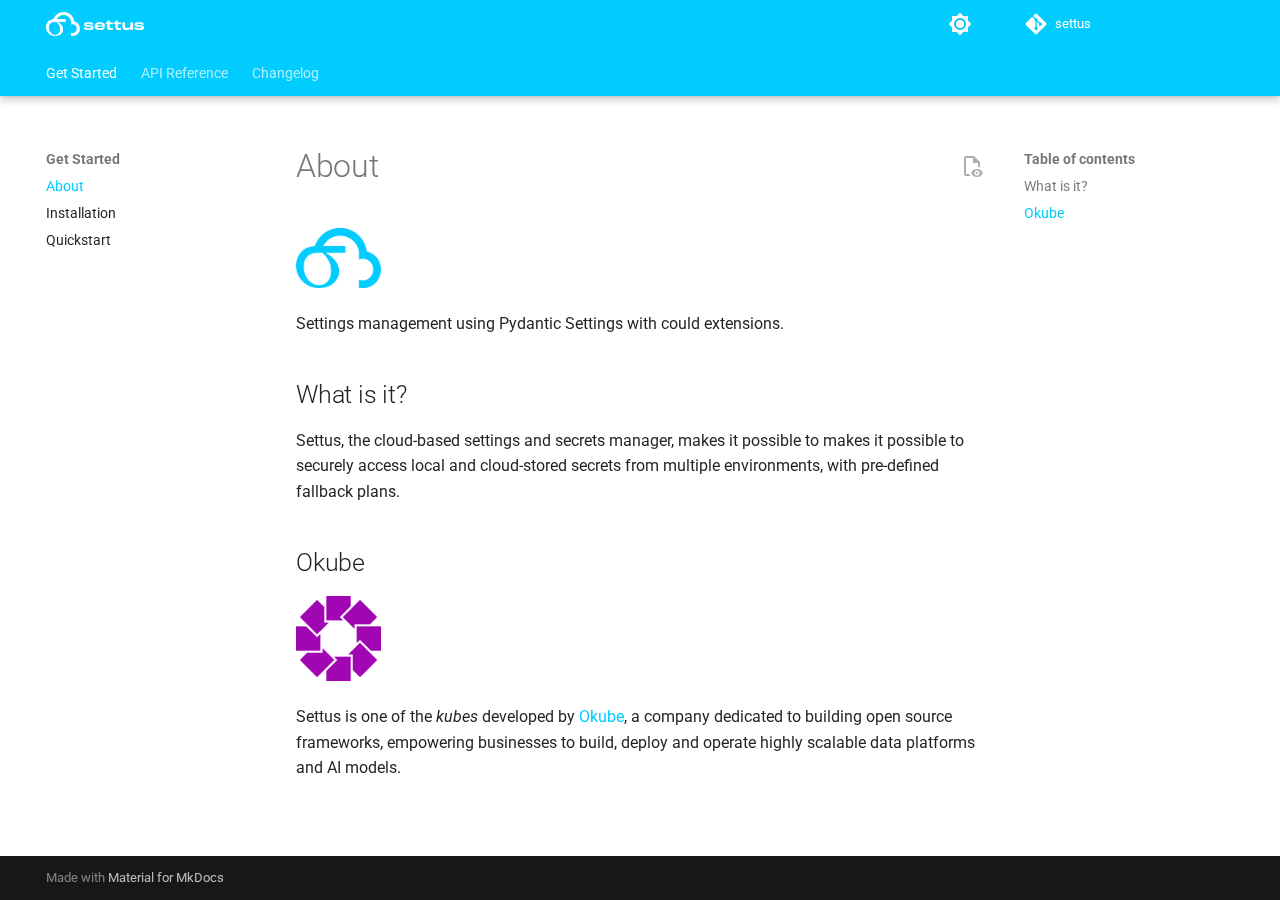
<file: index.html>
<!doctype html>
<html lang="en" class="no-js">
  <head>
    
      <meta charset="utf-8">
      <meta name="viewport" content="width=device-width,initial-scale=1">
      
        <meta name="description" content="Settings management using Pydantic Settings with could extensions">
      
      
      
        <link rel="canonical" href="https://www.okube.ai/settus/">
      
      
      
        <link rel="next" href="install/">
      
      
      <link rel="icon" href="images/logo_sg.png">
      <meta name="generator" content="mkdocs-1.5.3, mkdocs-material-9.5.10">
    
    
      
        <title>About -  </title>
      
    
    
      <link rel="stylesheet" href="assets/stylesheets/main.7e359304.min.css">
      
        
        <link rel="stylesheet" href="assets/stylesheets/palette.06af60db.min.css">
      
      


    
    
      
    
    
      
        
        
        <link rel="preconnect" href="https://fonts.gstatic.com" crossorigin>
        <link rel="stylesheet" href="https://fonts.googleapis.com/css?family=Roboto:300,300i,400,400i,700,700i%7CRoboto+Mono:400,400i,700,700i&display=fallback">
        <style>:root{--md-text-font:"Roboto";--md-code-font:"Roboto Mono"}</style>
      
    
    
      <link rel="stylesheet" href="assets/_mkdocstrings.css">
    
      <link rel="stylesheet" href="stylesheets/extra.css">
    
      <link rel="stylesheet" href="stylesheets/mkdocstrings.css">
    
    <script>__md_scope=new URL(".",location),__md_hash=e=>[...e].reduce((e,_)=>(e<<5)-e+_.charCodeAt(0),0),__md_get=(e,_=localStorage,t=__md_scope)=>JSON.parse(_.getItem(t.pathname+"."+e)),__md_set=(e,_,t=localStorage,a=__md_scope)=>{try{t.setItem(a.pathname+"."+e,JSON.stringify(_))}catch(e){}}</script>
    
      

    
    
    
  </head>
  
  
    
    
      
    
    
    
    
    <body dir="ltr" data-md-color-scheme="slate" data-md-color-primary="indigo" data-md-color-accent="indigo">
  
    
    <input class="md-toggle" data-md-toggle="drawer" type="checkbox" id="__drawer" autocomplete="off">
    <input class="md-toggle" data-md-toggle="search" type="checkbox" id="__search" autocomplete="off">
    <label class="md-overlay" for="__drawer"></label>
    <div data-md-component="skip">
      
        
        <a href="#what-is-it" class="md-skip">
          Skip to content
        </a>
      
    </div>
    <div data-md-component="announce">
      
    </div>
    
    
      

  

<header class="md-header md-header--shadow md-header--lifted" data-md-component="header">
  <nav class="md-header__inner md-grid" aria-label="Header">
    <a href="." title=" " class="md-header__button md-logo" aria-label=" " data-md-component="logo">
      
  <img src="images/logo_sw_ltw.png" alt="logo">

    </a>
    <label class="md-header__button md-icon" for="__drawer">
      
      <svg xmlns="http://www.w3.org/2000/svg" viewBox="0 0 24 24"><path d="M3 6h18v2H3V6m0 5h18v2H3v-2m0 5h18v2H3v-2Z"/></svg>
    </label>
    <div class="md-header__title" data-md-component="header-title">
      <div class="md-header__ellipsis">
        <div class="md-header__topic">
          <span class="md-ellipsis">
             
          </span>
        </div>
        <div class="md-header__topic" data-md-component="header-topic">
          <span class="md-ellipsis">
            
              About
            
          </span>
        </div>
      </div>
    </div>
    
      
        <form class="md-header__option" data-md-component="palette">
  
    
    
    
    <input class="md-option" data-md-color-media="(prefers-color-scheme: dark)" data-md-color-scheme="slate" data-md-color-primary="indigo" data-md-color-accent="indigo"  aria-label="Switch to system preference"  type="radio" name="__palette" id="__palette_0">
    
      <label class="md-header__button md-icon" title="Switch to system preference" for="__palette_1" hidden>
        <svg xmlns="http://www.w3.org/2000/svg" viewBox="0 0 24 24"><path d="M12 18c-.89 0-1.74-.2-2.5-.55C11.56 16.5 13 14.42 13 12c0-2.42-1.44-4.5-3.5-5.45C10.26 6.2 11.11 6 12 6a6 6 0 0 1 6 6 6 6 0 0 1-6 6m8-9.31V4h-4.69L12 .69 8.69 4H4v4.69L.69 12 4 15.31V20h4.69L12 23.31 15.31 20H20v-4.69L23.31 12 20 8.69Z"/></svg>
      </label>
    
  
    
    
    
    <input class="md-option" data-md-color-media="(prefers-color-scheme: light)" data-md-color-scheme="default" data-md-color-primary="indigo" data-md-color-accent="indigo"  aria-label="Switch to dark mode"  type="radio" name="__palette" id="__palette_1">
    
      <label class="md-header__button md-icon" title="Switch to dark mode" for="__palette_0" hidden>
        <svg xmlns="http://www.w3.org/2000/svg" viewBox="0 0 24 24"><path d="M12 8a4 4 0 0 0-4 4 4 4 0 0 0 4 4 4 4 0 0 0 4-4 4 4 0 0 0-4-4m0 10a6 6 0 0 1-6-6 6 6 0 0 1 6-6 6 6 0 0 1 6 6 6 6 0 0 1-6 6m8-9.31V4h-4.69L12 .69 8.69 4H4v4.69L.69 12 4 15.31V20h4.69L12 23.31 15.31 20H20v-4.69L23.31 12 20 8.69Z"/></svg>
      </label>
    
  
</form>
      
    
    
      <script>var media,input,key,value,palette=__md_get("__palette");if(palette&&palette.color){"(prefers-color-scheme)"===palette.color.media&&(media=matchMedia("(prefers-color-scheme: light)"),input=document.querySelector(media.matches?"[data-md-color-media='(prefers-color-scheme: light)']":"[data-md-color-media='(prefers-color-scheme: dark)']"),palette.color.media=input.getAttribute("data-md-color-media"),palette.color.scheme=input.getAttribute("data-md-color-scheme"),palette.color.primary=input.getAttribute("data-md-color-primary"),palette.color.accent=input.getAttribute("data-md-color-accent"));for([key,value]of Object.entries(palette.color))document.body.setAttribute("data-md-color-"+key,value)}</script>
    
    
    
    
      <div class="md-header__source">
        <a href="https://github.com/opencubes-ai/settus" title="Go to repository" class="md-source" data-md-component="source">
  <div class="md-source__icon md-icon">
    
    <svg xmlns="http://www.w3.org/2000/svg" viewBox="0 0 448 512"><!--! Font Awesome Free 6.5.1 by @fontawesome - https://fontawesome.com License - https://fontawesome.com/license/free (Icons: CC BY 4.0, Fonts: SIL OFL 1.1, Code: MIT License) Copyright 2023 Fonticons, Inc.--><path d="M439.55 236.05 244 40.45a28.87 28.87 0 0 0-40.81 0l-40.66 40.63 51.52 51.52c27.06-9.14 52.68 16.77 43.39 43.68l49.66 49.66c34.23-11.8 61.18 31 35.47 56.69-26.49 26.49-70.21-2.87-56-37.34L240.22 199v121.85c25.3 12.54 22.26 41.85 9.08 55a34.34 34.34 0 0 1-48.55 0c-17.57-17.6-11.07-46.91 11.25-56v-123c-20.8-8.51-24.6-30.74-18.64-45L142.57 101 8.45 235.14a28.86 28.86 0 0 0 0 40.81l195.61 195.6a28.86 28.86 0 0 0 40.8 0l194.69-194.69a28.86 28.86 0 0 0 0-40.81z"/></svg>
  </div>
  <div class="md-source__repository">
    settus
  </div>
</a>
      </div>
    
  </nav>
  
    
      
<nav class="md-tabs" aria-label="Tabs" data-md-component="tabs">
  <div class="md-grid">
    <ul class="md-tabs__list">
      
        
  
  
    
  
  
    
    
      <li class="md-tabs__item md-tabs__item--active">
        <a href="." class="md-tabs__link">
          
  
  Get Started

        </a>
      </li>
    
  

      
        
  
  
  
    
    
      <li class="md-tabs__item">
        <a href="api/basesettings/" class="md-tabs__link">
          
  
  API Reference

        </a>
      </li>
    
  

      
        
  
  
  
    <li class="md-tabs__item">
      <a href="changelog/" class="md-tabs__link">
        
  
    
  
  Changelog

      </a>
    </li>
  

      
    </ul>
  </div>
</nav>
    
  
</header>
    
    <div class="md-container" data-md-component="container">
      
      
        
      
      <main class="md-main" data-md-component="main">
        <div class="md-main__inner md-grid">
          
            
              
              <div class="md-sidebar md-sidebar--primary" data-md-component="sidebar" data-md-type="navigation" >
                <div class="md-sidebar__scrollwrap">
                  <div class="md-sidebar__inner">
                    


  


<nav class="md-nav md-nav--primary md-nav--lifted" aria-label="Navigation" data-md-level="0">
  <label class="md-nav__title" for="__drawer">
    <a href="." title=" " class="md-nav__button md-logo" aria-label=" " data-md-component="logo">
      
  <img src="images/logo_sw_ltw.png" alt="logo">

    </a>
     
  </label>
  
    <div class="md-nav__source">
      <a href="https://github.com/opencubes-ai/settus" title="Go to repository" class="md-source" data-md-component="source">
  <div class="md-source__icon md-icon">
    
    <svg xmlns="http://www.w3.org/2000/svg" viewBox="0 0 448 512"><!--! Font Awesome Free 6.5.1 by @fontawesome - https://fontawesome.com License - https://fontawesome.com/license/free (Icons: CC BY 4.0, Fonts: SIL OFL 1.1, Code: MIT License) Copyright 2023 Fonticons, Inc.--><path d="M439.55 236.05 244 40.45a28.87 28.87 0 0 0-40.81 0l-40.66 40.63 51.52 51.52c27.06-9.14 52.68 16.77 43.39 43.68l49.66 49.66c34.23-11.8 61.18 31 35.47 56.69-26.49 26.49-70.21-2.87-56-37.34L240.22 199v121.85c25.3 12.54 22.26 41.85 9.08 55a34.34 34.34 0 0 1-48.55 0c-17.57-17.6-11.07-46.91 11.25-56v-123c-20.8-8.51-24.6-30.74-18.64-45L142.57 101 8.45 235.14a28.86 28.86 0 0 0 0 40.81l195.61 195.6a28.86 28.86 0 0 0 40.8 0l194.69-194.69a28.86 28.86 0 0 0 0-40.81z"/></svg>
  </div>
  <div class="md-source__repository">
    settus
  </div>
</a>
    </div>
  
  <ul class="md-nav__list" data-md-scrollfix>
    
      
      
  
  
    
  
  
  
    
    
    
      
        
        
      
      
        
      
    
    
    <li class="md-nav__item md-nav__item--active md-nav__item--section md-nav__item--nested">
      
        
        
        <input class="md-nav__toggle md-toggle " type="checkbox" id="__nav_1" checked>
        
          
          <label class="md-nav__link" for="__nav_1" id="__nav_1_label" tabindex="">
            
  
  <span class="md-ellipsis">
    Get Started
  </span>
  

            <span class="md-nav__icon md-icon"></span>
          </label>
        
        <nav class="md-nav" data-md-level="1" aria-labelledby="__nav_1_label" aria-expanded="true">
          <label class="md-nav__title" for="__nav_1">
            <span class="md-nav__icon md-icon"></span>
            Get Started
          </label>
          <ul class="md-nav__list" data-md-scrollfix>
            
              
                
  
  
    
  
  
  
    <li class="md-nav__item md-nav__item--active">
      
      <input class="md-nav__toggle md-toggle" type="checkbox" id="__toc">
      
      
      
        <label class="md-nav__link md-nav__link--active" for="__toc">
          
  
  <span class="md-ellipsis">
    About
  </span>
  

          <span class="md-nav__icon md-icon"></span>
        </label>
      
      <a href="." class="md-nav__link md-nav__link--active">
        
  
  <span class="md-ellipsis">
    About
  </span>
  

      </a>
      
        

<nav class="md-nav md-nav--secondary" aria-label="Table of contents">
  
  
  
  
    <label class="md-nav__title" for="__toc">
      <span class="md-nav__icon md-icon"></span>
      Table of contents
    </label>
    <ul class="md-nav__list" data-md-component="toc" data-md-scrollfix>
      
        <li class="md-nav__item">
  <a href="#what-is-it" class="md-nav__link">
    <span class="md-ellipsis">
      What is it?
    </span>
  </a>
  
</li>
      
        <li class="md-nav__item">
  <a href="#okube" class="md-nav__link">
    <span class="md-ellipsis">
      Okube
    </span>
  </a>
  
</li>
      
    </ul>
  
</nav>
      
    </li>
  

              
            
              
                
  
  
  
  
    <li class="md-nav__item">
      <a href="install/" class="md-nav__link">
        
  
  <span class="md-ellipsis">
    Installation
  </span>
  

      </a>
    </li>
  

              
            
              
                
  
  
  
  
    <li class="md-nav__item">
      <a href="quickstart/" class="md-nav__link">
        
  
  <span class="md-ellipsis">
    Quickstart
  </span>
  

      </a>
    </li>
  

              
            
          </ul>
        </nav>
      
    </li>
  

    
      
      
  
  
  
  
    
    
    
      
      
        
      
    
    
    <li class="md-nav__item md-nav__item--nested">
      
        
        
        <input class="md-nav__toggle md-toggle " type="checkbox" id="__nav_2" >
        
          
          <label class="md-nav__link" for="__nav_2" id="__nav_2_label" tabindex="0">
            
  
  <span class="md-ellipsis">
    API Reference
  </span>
  

            <span class="md-nav__icon md-icon"></span>
          </label>
        
        <nav class="md-nav" data-md-level="1" aria-labelledby="__nav_2_label" aria-expanded="false">
          <label class="md-nav__title" for="__nav_2">
            <span class="md-nav__icon md-icon"></span>
            API Reference
          </label>
          <ul class="md-nav__list" data-md-scrollfix>
            
              
                
  
  
  
  
    <li class="md-nav__item">
      <a href="api/basesettings/" class="md-nav__link">
        
  
  <span class="md-ellipsis">
    BaseSettings
  </span>
  

      </a>
    </li>
  

              
            
              
                
  
  
  
  
    <li class="md-nav__item">
      <a href="api/field/" class="md-nav__link">
        
  
  <span class="md-ellipsis">
    Field
  </span>
  

      </a>
    </li>
  

              
            
              
                
  
  
  
  
    <li class="md-nav__item">
      <a href="api/settingsconfigdict/" class="md-nav__link">
        
  
  <span class="md-ellipsis">
    SettingsConfigDict
  </span>
  

      </a>
    </li>
  

              
            
              
                
  
  
  
  
    
    
    
      
      
        
      
    
    
    <li class="md-nav__item md-nav__item--nested">
      
        
        
        <input class="md-nav__toggle md-toggle " type="checkbox" id="__nav_2_4" >
        
          
          <label class="md-nav__link" for="__nav_2_4" id="__nav_2_4_label" tabindex="0">
            
  
  <span class="md-ellipsis">
    SettingsSources
  </span>
  

            <span class="md-nav__icon md-icon"></span>
          </label>
        
        <nav class="md-nav" data-md-level="2" aria-labelledby="__nav_2_4_label" aria-expanded="false">
          <label class="md-nav__title" for="__nav_2_4">
            <span class="md-nav__icon md-icon"></span>
            SettingsSources
          </label>
          <ul class="md-nav__list" data-md-scrollfix>
            
              
                
  
  
  
  
    <li class="md-nav__item">
      <a href="api/settingssources/awssecretsmanager/" class="md-nav__link">
        
  
  <span class="md-ellipsis">
    Awssecretsmanager
  </span>
  

      </a>
    </li>
  

              
            
              
                
  
  
  
  
    <li class="md-nav__item">
      <a href="api/settingssources/azurekeyvault/" class="md-nav__link">
        
  
  <span class="md-ellipsis">
    Azurekeyvault
  </span>
  

      </a>
    </li>
  

              
            
          </ul>
        </nav>
      
    </li>
  

              
            
          </ul>
        </nav>
      
    </li>
  

    
      
      
  
  
  
  
    <li class="md-nav__item">
      <a href="changelog/" class="md-nav__link">
        
  
  <span class="md-ellipsis">
    Changelog
  </span>
  

      </a>
    </li>
  

    
  </ul>
</nav>
                  </div>
                </div>
              </div>
            
            
              
              <div class="md-sidebar md-sidebar--secondary" data-md-component="sidebar" data-md-type="toc" >
                <div class="md-sidebar__scrollwrap">
                  <div class="md-sidebar__inner">
                    

<nav class="md-nav md-nav--secondary" aria-label="Table of contents">
  
  
  
  
    <label class="md-nav__title" for="__toc">
      <span class="md-nav__icon md-icon"></span>
      Table of contents
    </label>
    <ul class="md-nav__list" data-md-component="toc" data-md-scrollfix>
      
        <li class="md-nav__item">
  <a href="#what-is-it" class="md-nav__link">
    <span class="md-ellipsis">
      What is it?
    </span>
  </a>
  
</li>
      
        <li class="md-nav__item">
  <a href="#okube" class="md-nav__link">
    <span class="md-ellipsis">
      Okube
    </span>
  </a>
  
</li>
      
    </ul>
  
</nav>
                  </div>
                </div>
              </div>
            
          
          
            <div class="md-content" data-md-component="content">
              <article class="md-content__inner md-typeset">
                
                  

  
  
    
      
    
    <a href="https://github.com/opencubes-ai/settus/raw/master/docs/index.md" title="View source of this page" class="md-content__button md-icon">
      
      <svg xmlns="http://www.w3.org/2000/svg" viewBox="0 0 24 24"><path d="M17 18c.56 0 1 .44 1 1s-.44 1-1 1-1-.44-1-1 .44-1 1-1m0-3c-2.73 0-5.06 1.66-6 4 .94 2.34 3.27 4 6 4s5.06-1.66 6-4c-.94-2.34-3.27-4-6-4m0 6.5a2.5 2.5 0 0 1-2.5-2.5 2.5 2.5 0 0 1 2.5-2.5 2.5 2.5 0 0 1 2.5 2.5 2.5 2.5 0 0 1-2.5 2.5M9.27 20H6V4h7v5h5v4.07c.7.08 1.36.25 2 .49V8l-6-6H6a2 2 0 0 0-2 2v16a2 2 0 0 0 2 2h4.5a8.15 8.15 0 0 1-1.23-2Z"/></svg>
    </a>
  


  <h1>About</h1>

<p><img src="images/logo_sb.png" alt="settus logo" width="85"/></p>
<p>Settings management using Pydantic Settings with could extensions.</p>
<h2 id="what-is-it">What is it?<a class="headerlink" href="#what-is-it" title="Permanent link">¤</a></h2>
<p>Settus, the cloud-based settings and secrets manager, makes it possible to makes it possible to securely access local and cloud-stored secrets from multiple environments, with pre-defined fallback plans.</p>
<h2 id="okube">Okube<a class="headerlink" href="#okube" title="Permanent link">¤</a></h2>
<p><img src="images/okube.png" alt="okube logo" width="85"/></p>
<p>Settus is one of the <em>kubes</em> developed by <a href="https://www.okube.ai">Okube</a>, a company dedicated to building open source frameworks, empowering businesses to build, deploy and operate highly scalable data platforms and AI models.</p>












                
              </article>
            </div>
          
          
<script>var target=document.getElementById(location.hash.slice(1));target&&target.name&&(target.checked=target.name.startsWith("__tabbed_"))</script>
        </div>
        
      </main>
      
        <footer class="md-footer">
  
  <div class="md-footer-meta md-typeset">
    <div class="md-footer-meta__inner md-grid">
      <div class="md-copyright">
  
  
    Made with
    <a href="https://squidfunk.github.io/mkdocs-material/" target="_blank" rel="noopener">
      Material for MkDocs
    </a>
  
</div>
      
    </div>
  </div>
</footer>
      
    </div>
    <div class="md-dialog" data-md-component="dialog">
      <div class="md-dialog__inner md-typeset"></div>
    </div>
    
      <div class="md-progress" data-md-component="progress" role="progressbar"></div>
    
    
    <script id="__config" type="application/json">{"base": ".", "features": ["content.action.view", "content.code.copy", "content.code.select", "content.code.annotate", "navigation.instant", "navigation.instant.prefetch", "navigation.instant.progress", "navigation.sections", "navigation.tracking", "navigation.tabs", "navigation.tabs.sticky", "navigation.path", "search.highlight", "search.suggest", "toc.follow"], "search": "assets/javascripts/workers/search.b8dbb3d2.min.js", "translations": {"clipboard.copied": "Copied to clipboard", "clipboard.copy": "Copy to clipboard", "search.result.more.one": "1 more on this page", "search.result.more.other": "# more on this page", "search.result.none": "No matching documents", "search.result.one": "1 matching document", "search.result.other": "# matching documents", "search.result.placeholder": "Type to start searching", "search.result.term.missing": "Missing", "select.version": "Select version"}}</script>
    
    
      <script src="assets/javascripts/bundle.8fd75fb4.min.js"></script>
      
    
  </body>
</html>
</file>
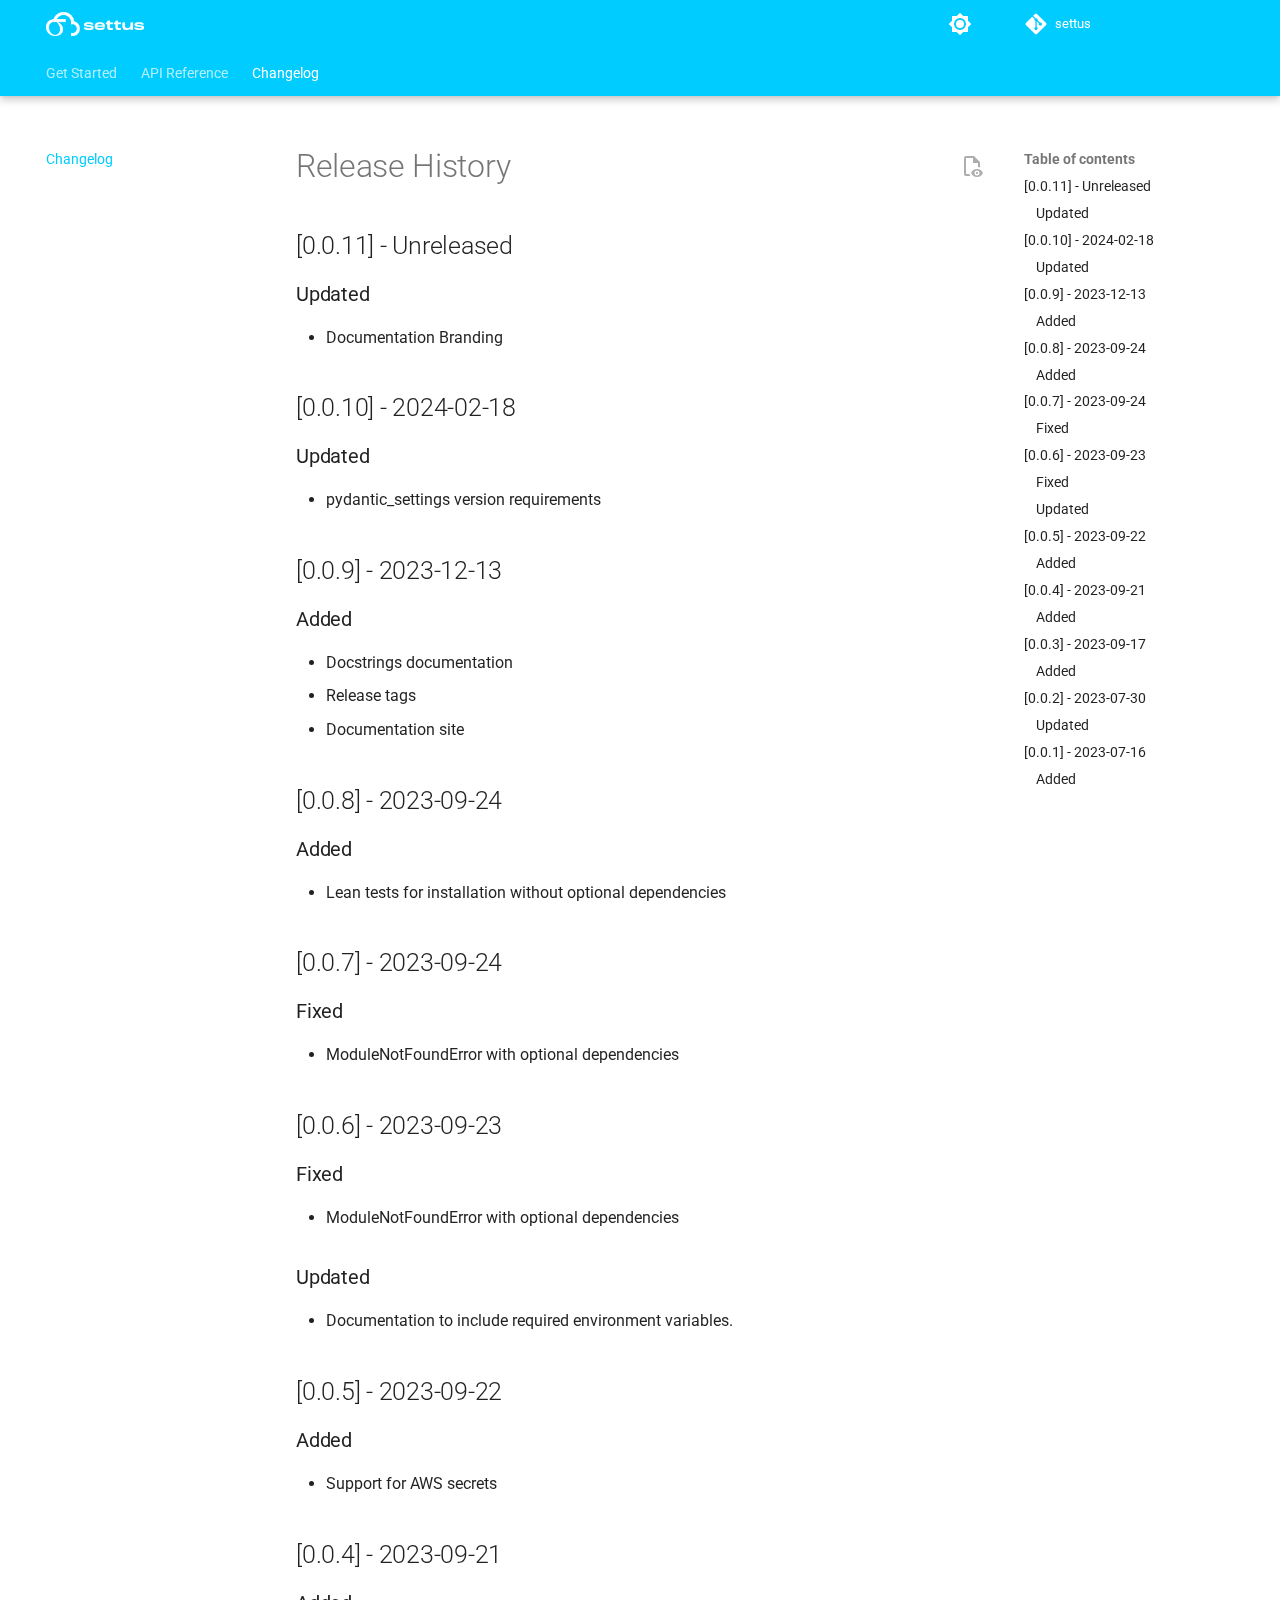
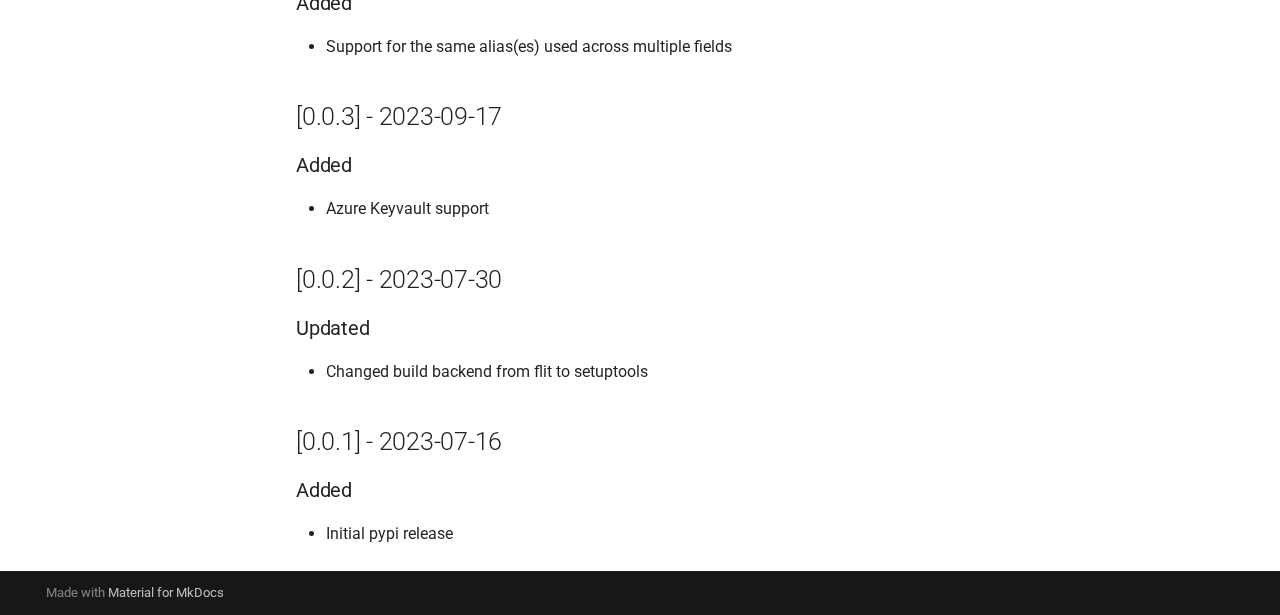
<file: changelog/index.html>
<!doctype html>
<html lang="en" class="no-js">
  <head>
    
      <meta charset="utf-8">
      <meta name="viewport" content="width=device-width,initial-scale=1">
      
        <meta name="description" content="Settings management using Pydantic Settings with could extensions">
      
      
      
        <link rel="canonical" href="https://www.okube.ai/settus/changelog/">
      
      
        <link rel="prev" href="../api/settingssources/azurekeyvault/">
      
      
      
      <link rel="icon" href="../images/logo_sg.png">
      <meta name="generator" content="mkdocs-1.5.3, mkdocs-material-9.5.10">
    
    
      
        <title>Changelog -  </title>
      
    
    
      <link rel="stylesheet" href="../assets/stylesheets/main.7e359304.min.css">
      
        
        <link rel="stylesheet" href="../assets/stylesheets/palette.06af60db.min.css">
      
      


    
    
      
    
    
      
        
        
        <link rel="preconnect" href="https://fonts.gstatic.com" crossorigin>
        <link rel="stylesheet" href="https://fonts.googleapis.com/css?family=Roboto:300,300i,400,400i,700,700i%7CRoboto+Mono:400,400i,700,700i&display=fallback">
        <style>:root{--md-text-font:"Roboto";--md-code-font:"Roboto Mono"}</style>
      
    
    
      <link rel="stylesheet" href="../assets/_mkdocstrings.css">
    
      <link rel="stylesheet" href="../stylesheets/extra.css">
    
      <link rel="stylesheet" href="../stylesheets/mkdocstrings.css">
    
    <script>__md_scope=new URL("..",location),__md_hash=e=>[...e].reduce((e,_)=>(e<<5)-e+_.charCodeAt(0),0),__md_get=(e,_=localStorage,t=__md_scope)=>JSON.parse(_.getItem(t.pathname+"."+e)),__md_set=(e,_,t=localStorage,a=__md_scope)=>{try{t.setItem(a.pathname+"."+e,JSON.stringify(_))}catch(e){}}</script>
    
      

    
    
    
  </head>
  
  
    
    
      
    
    
    
    
    <body dir="ltr" data-md-color-scheme="slate" data-md-color-primary="indigo" data-md-color-accent="indigo">
  
    
    <input class="md-toggle" data-md-toggle="drawer" type="checkbox" id="__drawer" autocomplete="off">
    <input class="md-toggle" data-md-toggle="search" type="checkbox" id="__search" autocomplete="off">
    <label class="md-overlay" for="__drawer"></label>
    <div data-md-component="skip">
      
        
        <a href="#release-history" class="md-skip">
          Skip to content
        </a>
      
    </div>
    <div data-md-component="announce">
      
    </div>
    
    
      

  

<header class="md-header md-header--shadow md-header--lifted" data-md-component="header">
  <nav class="md-header__inner md-grid" aria-label="Header">
    <a href=".." title=" " class="md-header__button md-logo" aria-label=" " data-md-component="logo">
      
  <img src="../images/logo_sw_ltw.png" alt="logo">

    </a>
    <label class="md-header__button md-icon" for="__drawer">
      
      <svg xmlns="http://www.w3.org/2000/svg" viewBox="0 0 24 24"><path d="M3 6h18v2H3V6m0 5h18v2H3v-2m0 5h18v2H3v-2Z"/></svg>
    </label>
    <div class="md-header__title" data-md-component="header-title">
      <div class="md-header__ellipsis">
        <div class="md-header__topic">
          <span class="md-ellipsis">
             
          </span>
        </div>
        <div class="md-header__topic" data-md-component="header-topic">
          <span class="md-ellipsis">
            
              Changelog
            
          </span>
        </div>
      </div>
    </div>
    
      
        <form class="md-header__option" data-md-component="palette">
  
    
    
    
    <input class="md-option" data-md-color-media="(prefers-color-scheme: dark)" data-md-color-scheme="slate" data-md-color-primary="indigo" data-md-color-accent="indigo"  aria-label="Switch to system preference"  type="radio" name="__palette" id="__palette_0">
    
      <label class="md-header__button md-icon" title="Switch to system preference" for="__palette_1" hidden>
        <svg xmlns="http://www.w3.org/2000/svg" viewBox="0 0 24 24"><path d="M12 18c-.89 0-1.74-.2-2.5-.55C11.56 16.5 13 14.42 13 12c0-2.42-1.44-4.5-3.5-5.45C10.26 6.2 11.11 6 12 6a6 6 0 0 1 6 6 6 6 0 0 1-6 6m8-9.31V4h-4.69L12 .69 8.69 4H4v4.69L.69 12 4 15.31V20h4.69L12 23.31 15.31 20H20v-4.69L23.31 12 20 8.69Z"/></svg>
      </label>
    
  
    
    
    
    <input class="md-option" data-md-color-media="(prefers-color-scheme: light)" data-md-color-scheme="default" data-md-color-primary="indigo" data-md-color-accent="indigo"  aria-label="Switch to dark mode"  type="radio" name="__palette" id="__palette_1">
    
      <label class="md-header__button md-icon" title="Switch to dark mode" for="__palette_0" hidden>
        <svg xmlns="http://www.w3.org/2000/svg" viewBox="0 0 24 24"><path d="M12 8a4 4 0 0 0-4 4 4 4 0 0 0 4 4 4 4 0 0 0 4-4 4 4 0 0 0-4-4m0 10a6 6 0 0 1-6-6 6 6 0 0 1 6-6 6 6 0 0 1 6 6 6 6 0 0 1-6 6m8-9.31V4h-4.69L12 .69 8.69 4H4v4.69L.69 12 4 15.31V20h4.69L12 23.31 15.31 20H20v-4.69L23.31 12 20 8.69Z"/></svg>
      </label>
    
  
</form>
      
    
    
      <script>var media,input,key,value,palette=__md_get("__palette");if(palette&&palette.color){"(prefers-color-scheme)"===palette.color.media&&(media=matchMedia("(prefers-color-scheme: light)"),input=document.querySelector(media.matches?"[data-md-color-media='(prefers-color-scheme: light)']":"[data-md-color-media='(prefers-color-scheme: dark)']"),palette.color.media=input.getAttribute("data-md-color-media"),palette.color.scheme=input.getAttribute("data-md-color-scheme"),palette.color.primary=input.getAttribute("data-md-color-primary"),palette.color.accent=input.getAttribute("data-md-color-accent"));for([key,value]of Object.entries(palette.color))document.body.setAttribute("data-md-color-"+key,value)}</script>
    
    
    
    
      <div class="md-header__source">
        <a href="https://github.com/opencubes-ai/settus" title="Go to repository" class="md-source" data-md-component="source">
  <div class="md-source__icon md-icon">
    
    <svg xmlns="http://www.w3.org/2000/svg" viewBox="0 0 448 512"><!--! Font Awesome Free 6.5.1 by @fontawesome - https://fontawesome.com License - https://fontawesome.com/license/free (Icons: CC BY 4.0, Fonts: SIL OFL 1.1, Code: MIT License) Copyright 2023 Fonticons, Inc.--><path d="M439.55 236.05 244 40.45a28.87 28.87 0 0 0-40.81 0l-40.66 40.63 51.52 51.52c27.06-9.14 52.68 16.77 43.39 43.68l49.66 49.66c34.23-11.8 61.18 31 35.47 56.69-26.49 26.49-70.21-2.87-56-37.34L240.22 199v121.85c25.3 12.54 22.26 41.85 9.08 55a34.34 34.34 0 0 1-48.55 0c-17.57-17.6-11.07-46.91 11.25-56v-123c-20.8-8.51-24.6-30.74-18.64-45L142.57 101 8.45 235.14a28.86 28.86 0 0 0 0 40.81l195.61 195.6a28.86 28.86 0 0 0 40.8 0l194.69-194.69a28.86 28.86 0 0 0 0-40.81z"/></svg>
  </div>
  <div class="md-source__repository">
    settus
  </div>
</a>
      </div>
    
  </nav>
  
    
      
<nav class="md-tabs" aria-label="Tabs" data-md-component="tabs">
  <div class="md-grid">
    <ul class="md-tabs__list">
      
        
  
  
  
    
    
      <li class="md-tabs__item">
        <a href=".." class="md-tabs__link">
          
  
  Get Started

        </a>
      </li>
    
  

      
        
  
  
  
    
    
      <li class="md-tabs__item">
        <a href="../api/basesettings/" class="md-tabs__link">
          
  
  API Reference

        </a>
      </li>
    
  

      
        
  
  
    
  
  
    <li class="md-tabs__item md-tabs__item--active">
      <a href="./" class="md-tabs__link">
        
  
    
  
  Changelog

      </a>
    </li>
  

      
    </ul>
  </div>
</nav>
    
  
</header>
    
    <div class="md-container" data-md-component="container">
      
      
        
      
      <main class="md-main" data-md-component="main">
        <div class="md-main__inner md-grid">
          
            
              
              <div class="md-sidebar md-sidebar--primary" data-md-component="sidebar" data-md-type="navigation" >
                <div class="md-sidebar__scrollwrap">
                  <div class="md-sidebar__inner">
                    


  


<nav class="md-nav md-nav--primary md-nav--lifted" aria-label="Navigation" data-md-level="0">
  <label class="md-nav__title" for="__drawer">
    <a href=".." title=" " class="md-nav__button md-logo" aria-label=" " data-md-component="logo">
      
  <img src="../images/logo_sw_ltw.png" alt="logo">

    </a>
     
  </label>
  
    <div class="md-nav__source">
      <a href="https://github.com/opencubes-ai/settus" title="Go to repository" class="md-source" data-md-component="source">
  <div class="md-source__icon md-icon">
    
    <svg xmlns="http://www.w3.org/2000/svg" viewBox="0 0 448 512"><!--! Font Awesome Free 6.5.1 by @fontawesome - https://fontawesome.com License - https://fontawesome.com/license/free (Icons: CC BY 4.0, Fonts: SIL OFL 1.1, Code: MIT License) Copyright 2023 Fonticons, Inc.--><path d="M439.55 236.05 244 40.45a28.87 28.87 0 0 0-40.81 0l-40.66 40.63 51.52 51.52c27.06-9.14 52.68 16.77 43.39 43.68l49.66 49.66c34.23-11.8 61.18 31 35.47 56.69-26.49 26.49-70.21-2.87-56-37.34L240.22 199v121.85c25.3 12.54 22.26 41.85 9.08 55a34.34 34.34 0 0 1-48.55 0c-17.57-17.6-11.07-46.91 11.25-56v-123c-20.8-8.51-24.6-30.74-18.64-45L142.57 101 8.45 235.14a28.86 28.86 0 0 0 0 40.81l195.61 195.6a28.86 28.86 0 0 0 40.8 0l194.69-194.69a28.86 28.86 0 0 0 0-40.81z"/></svg>
  </div>
  <div class="md-source__repository">
    settus
  </div>
</a>
    </div>
  
  <ul class="md-nav__list" data-md-scrollfix>
    
      
      
  
  
  
  
    
    
    
      
      
        
      
    
    
    <li class="md-nav__item md-nav__item--nested">
      
        
        
        <input class="md-nav__toggle md-toggle " type="checkbox" id="__nav_1" >
        
          
          <label class="md-nav__link" for="__nav_1" id="__nav_1_label" tabindex="0">
            
  
  <span class="md-ellipsis">
    Get Started
  </span>
  

            <span class="md-nav__icon md-icon"></span>
          </label>
        
        <nav class="md-nav" data-md-level="1" aria-labelledby="__nav_1_label" aria-expanded="false">
          <label class="md-nav__title" for="__nav_1">
            <span class="md-nav__icon md-icon"></span>
            Get Started
          </label>
          <ul class="md-nav__list" data-md-scrollfix>
            
              
                
  
  
  
  
    <li class="md-nav__item">
      <a href=".." class="md-nav__link">
        
  
  <span class="md-ellipsis">
    About
  </span>
  

      </a>
    </li>
  

              
            
              
                
  
  
  
  
    <li class="md-nav__item">
      <a href="../install/" class="md-nav__link">
        
  
  <span class="md-ellipsis">
    Installation
  </span>
  

      </a>
    </li>
  

              
            
              
                
  
  
  
  
    <li class="md-nav__item">
      <a href="../quickstart/" class="md-nav__link">
        
  
  <span class="md-ellipsis">
    Quickstart
  </span>
  

      </a>
    </li>
  

              
            
          </ul>
        </nav>
      
    </li>
  

    
      
      
  
  
  
  
    
    
    
      
      
        
      
    
    
    <li class="md-nav__item md-nav__item--nested">
      
        
        
        <input class="md-nav__toggle md-toggle " type="checkbox" id="__nav_2" >
        
          
          <label class="md-nav__link" for="__nav_2" id="__nav_2_label" tabindex="0">
            
  
  <span class="md-ellipsis">
    API Reference
  </span>
  

            <span class="md-nav__icon md-icon"></span>
          </label>
        
        <nav class="md-nav" data-md-level="1" aria-labelledby="__nav_2_label" aria-expanded="false">
          <label class="md-nav__title" for="__nav_2">
            <span class="md-nav__icon md-icon"></span>
            API Reference
          </label>
          <ul class="md-nav__list" data-md-scrollfix>
            
              
                
  
  
  
  
    <li class="md-nav__item">
      <a href="../api/basesettings/" class="md-nav__link">
        
  
  <span class="md-ellipsis">
    BaseSettings
  </span>
  

      </a>
    </li>
  

              
            
              
                
  
  
  
  
    <li class="md-nav__item">
      <a href="../api/field/" class="md-nav__link">
        
  
  <span class="md-ellipsis">
    Field
  </span>
  

      </a>
    </li>
  

              
            
              
                
  
  
  
  
    <li class="md-nav__item">
      <a href="../api/settingsconfigdict/" class="md-nav__link">
        
  
  <span class="md-ellipsis">
    SettingsConfigDict
  </span>
  

      </a>
    </li>
  

              
            
              
                
  
  
  
  
    
    
    
      
      
        
      
    
    
    <li class="md-nav__item md-nav__item--nested">
      
        
        
        <input class="md-nav__toggle md-toggle " type="checkbox" id="__nav_2_4" >
        
          
          <label class="md-nav__link" for="__nav_2_4" id="__nav_2_4_label" tabindex="0">
            
  
  <span class="md-ellipsis">
    SettingsSources
  </span>
  

            <span class="md-nav__icon md-icon"></span>
          </label>
        
        <nav class="md-nav" data-md-level="2" aria-labelledby="__nav_2_4_label" aria-expanded="false">
          <label class="md-nav__title" for="__nav_2_4">
            <span class="md-nav__icon md-icon"></span>
            SettingsSources
          </label>
          <ul class="md-nav__list" data-md-scrollfix>
            
              
                
  
  
  
  
    <li class="md-nav__item">
      <a href="../api/settingssources/awssecretsmanager/" class="md-nav__link">
        
  
  <span class="md-ellipsis">
    Awssecretsmanager
  </span>
  

      </a>
    </li>
  

              
            
              
                
  
  
  
  
    <li class="md-nav__item">
      <a href="../api/settingssources/azurekeyvault/" class="md-nav__link">
        
  
  <span class="md-ellipsis">
    Azurekeyvault
  </span>
  

      </a>
    </li>
  

              
            
          </ul>
        </nav>
      
    </li>
  

              
            
          </ul>
        </nav>
      
    </li>
  

    
      
      
  
  
    
  
  
  
    <li class="md-nav__item md-nav__item--active">
      
      <input class="md-nav__toggle md-toggle" type="checkbox" id="__toc">
      
      
        
      
      
        <label class="md-nav__link md-nav__link--active" for="__toc">
          
  
  <span class="md-ellipsis">
    Changelog
  </span>
  

          <span class="md-nav__icon md-icon"></span>
        </label>
      
      <a href="./" class="md-nav__link md-nav__link--active">
        
  
  <span class="md-ellipsis">
    Changelog
  </span>
  

      </a>
      
        

<nav class="md-nav md-nav--secondary" aria-label="Table of contents">
  
  
  
    
  
  
    <label class="md-nav__title" for="__toc">
      <span class="md-nav__icon md-icon"></span>
      Table of contents
    </label>
    <ul class="md-nav__list" data-md-component="toc" data-md-scrollfix>
      
        <li class="md-nav__item">
  <a href="#0011-unreleased" class="md-nav__link">
    <span class="md-ellipsis">
      [0.0.11] - Unreleased
    </span>
  </a>
  
    <nav class="md-nav" aria-label="[0.0.11] - Unreleased">
      <ul class="md-nav__list">
        
          <li class="md-nav__item">
  <a href="#updated" class="md-nav__link">
    <span class="md-ellipsis">
      Updated
    </span>
  </a>
  
</li>
        
      </ul>
    </nav>
  
</li>
      
        <li class="md-nav__item">
  <a href="#0010-2024-02-18" class="md-nav__link">
    <span class="md-ellipsis">
      [0.0.10] - 2024-02-18
    </span>
  </a>
  
    <nav class="md-nav" aria-label="[0.0.10] - 2024-02-18">
      <ul class="md-nav__list">
        
          <li class="md-nav__item">
  <a href="#updated_1" class="md-nav__link">
    <span class="md-ellipsis">
      Updated
    </span>
  </a>
  
</li>
        
      </ul>
    </nav>
  
</li>
      
        <li class="md-nav__item">
  <a href="#009-2023-12-13" class="md-nav__link">
    <span class="md-ellipsis">
      [0.0.9] - 2023-12-13
    </span>
  </a>
  
    <nav class="md-nav" aria-label="[0.0.9] - 2023-12-13">
      <ul class="md-nav__list">
        
          <li class="md-nav__item">
  <a href="#added" class="md-nav__link">
    <span class="md-ellipsis">
      Added
    </span>
  </a>
  
</li>
        
      </ul>
    </nav>
  
</li>
      
        <li class="md-nav__item">
  <a href="#008-2023-09-24" class="md-nav__link">
    <span class="md-ellipsis">
      [0.0.8] - 2023-09-24
    </span>
  </a>
  
    <nav class="md-nav" aria-label="[0.0.8] - 2023-09-24">
      <ul class="md-nav__list">
        
          <li class="md-nav__item">
  <a href="#added_1" class="md-nav__link">
    <span class="md-ellipsis">
      Added
    </span>
  </a>
  
</li>
        
      </ul>
    </nav>
  
</li>
      
        <li class="md-nav__item">
  <a href="#007-2023-09-24" class="md-nav__link">
    <span class="md-ellipsis">
      [0.0.7] - 2023-09-24
    </span>
  </a>
  
    <nav class="md-nav" aria-label="[0.0.7] - 2023-09-24">
      <ul class="md-nav__list">
        
          <li class="md-nav__item">
  <a href="#fixed" class="md-nav__link">
    <span class="md-ellipsis">
      Fixed
    </span>
  </a>
  
</li>
        
      </ul>
    </nav>
  
</li>
      
        <li class="md-nav__item">
  <a href="#006-2023-09-23" class="md-nav__link">
    <span class="md-ellipsis">
      [0.0.6] - 2023-09-23
    </span>
  </a>
  
    <nav class="md-nav" aria-label="[0.0.6] - 2023-09-23">
      <ul class="md-nav__list">
        
          <li class="md-nav__item">
  <a href="#fixed_1" class="md-nav__link">
    <span class="md-ellipsis">
      Fixed
    </span>
  </a>
  
</li>
        
          <li class="md-nav__item">
  <a href="#updated_2" class="md-nav__link">
    <span class="md-ellipsis">
      Updated
    </span>
  </a>
  
</li>
        
      </ul>
    </nav>
  
</li>
      
        <li class="md-nav__item">
  <a href="#005-2023-09-22" class="md-nav__link">
    <span class="md-ellipsis">
      [0.0.5] - 2023-09-22
    </span>
  </a>
  
    <nav class="md-nav" aria-label="[0.0.5] - 2023-09-22">
      <ul class="md-nav__list">
        
          <li class="md-nav__item">
  <a href="#added_2" class="md-nav__link">
    <span class="md-ellipsis">
      Added
    </span>
  </a>
  
</li>
        
      </ul>
    </nav>
  
</li>
      
        <li class="md-nav__item">
  <a href="#004-2023-09-21" class="md-nav__link">
    <span class="md-ellipsis">
      [0.0.4] - 2023-09-21
    </span>
  </a>
  
    <nav class="md-nav" aria-label="[0.0.4] - 2023-09-21">
      <ul class="md-nav__list">
        
          <li class="md-nav__item">
  <a href="#added_3" class="md-nav__link">
    <span class="md-ellipsis">
      Added
    </span>
  </a>
  
</li>
        
      </ul>
    </nav>
  
</li>
      
        <li class="md-nav__item">
  <a href="#003-2023-09-17" class="md-nav__link">
    <span class="md-ellipsis">
      [0.0.3] - 2023-09-17
    </span>
  </a>
  
    <nav class="md-nav" aria-label="[0.0.3] - 2023-09-17">
      <ul class="md-nav__list">
        
          <li class="md-nav__item">
  <a href="#added_4" class="md-nav__link">
    <span class="md-ellipsis">
      Added
    </span>
  </a>
  
</li>
        
      </ul>
    </nav>
  
</li>
      
        <li class="md-nav__item">
  <a href="#002-2023-07-30" class="md-nav__link">
    <span class="md-ellipsis">
      [0.0.2] - 2023-07-30
    </span>
  </a>
  
    <nav class="md-nav" aria-label="[0.0.2] - 2023-07-30">
      <ul class="md-nav__list">
        
          <li class="md-nav__item">
  <a href="#updated_3" class="md-nav__link">
    <span class="md-ellipsis">
      Updated
    </span>
  </a>
  
</li>
        
      </ul>
    </nav>
  
</li>
      
        <li class="md-nav__item">
  <a href="#001-2023-07-16" class="md-nav__link">
    <span class="md-ellipsis">
      [0.0.1] - 2023-07-16
    </span>
  </a>
  
    <nav class="md-nav" aria-label="[0.0.1] - 2023-07-16">
      <ul class="md-nav__list">
        
          <li class="md-nav__item">
  <a href="#added_5" class="md-nav__link">
    <span class="md-ellipsis">
      Added
    </span>
  </a>
  
</li>
        
      </ul>
    </nav>
  
</li>
      
    </ul>
  
</nav>
      
    </li>
  

    
  </ul>
</nav>
                  </div>
                </div>
              </div>
            
            
              
              <div class="md-sidebar md-sidebar--secondary" data-md-component="sidebar" data-md-type="toc" >
                <div class="md-sidebar__scrollwrap">
                  <div class="md-sidebar__inner">
                    

<nav class="md-nav md-nav--secondary" aria-label="Table of contents">
  
  
  
    
  
  
    <label class="md-nav__title" for="__toc">
      <span class="md-nav__icon md-icon"></span>
      Table of contents
    </label>
    <ul class="md-nav__list" data-md-component="toc" data-md-scrollfix>
      
        <li class="md-nav__item">
  <a href="#0011-unreleased" class="md-nav__link">
    <span class="md-ellipsis">
      [0.0.11] - Unreleased
    </span>
  </a>
  
    <nav class="md-nav" aria-label="[0.0.11] - Unreleased">
      <ul class="md-nav__list">
        
          <li class="md-nav__item">
  <a href="#updated" class="md-nav__link">
    <span class="md-ellipsis">
      Updated
    </span>
  </a>
  
</li>
        
      </ul>
    </nav>
  
</li>
      
        <li class="md-nav__item">
  <a href="#0010-2024-02-18" class="md-nav__link">
    <span class="md-ellipsis">
      [0.0.10] - 2024-02-18
    </span>
  </a>
  
    <nav class="md-nav" aria-label="[0.0.10] - 2024-02-18">
      <ul class="md-nav__list">
        
          <li class="md-nav__item">
  <a href="#updated_1" class="md-nav__link">
    <span class="md-ellipsis">
      Updated
    </span>
  </a>
  
</li>
        
      </ul>
    </nav>
  
</li>
      
        <li class="md-nav__item">
  <a href="#009-2023-12-13" class="md-nav__link">
    <span class="md-ellipsis">
      [0.0.9] - 2023-12-13
    </span>
  </a>
  
    <nav class="md-nav" aria-label="[0.0.9] - 2023-12-13">
      <ul class="md-nav__list">
        
          <li class="md-nav__item">
  <a href="#added" class="md-nav__link">
    <span class="md-ellipsis">
      Added
    </span>
  </a>
  
</li>
        
      </ul>
    </nav>
  
</li>
      
        <li class="md-nav__item">
  <a href="#008-2023-09-24" class="md-nav__link">
    <span class="md-ellipsis">
      [0.0.8] - 2023-09-24
    </span>
  </a>
  
    <nav class="md-nav" aria-label="[0.0.8] - 2023-09-24">
      <ul class="md-nav__list">
        
          <li class="md-nav__item">
  <a href="#added_1" class="md-nav__link">
    <span class="md-ellipsis">
      Added
    </span>
  </a>
  
</li>
        
      </ul>
    </nav>
  
</li>
      
        <li class="md-nav__item">
  <a href="#007-2023-09-24" class="md-nav__link">
    <span class="md-ellipsis">
      [0.0.7] - 2023-09-24
    </span>
  </a>
  
    <nav class="md-nav" aria-label="[0.0.7] - 2023-09-24">
      <ul class="md-nav__list">
        
          <li class="md-nav__item">
  <a href="#fixed" class="md-nav__link">
    <span class="md-ellipsis">
      Fixed
    </span>
  </a>
  
</li>
        
      </ul>
    </nav>
  
</li>
      
        <li class="md-nav__item">
  <a href="#006-2023-09-23" class="md-nav__link">
    <span class="md-ellipsis">
      [0.0.6] - 2023-09-23
    </span>
  </a>
  
    <nav class="md-nav" aria-label="[0.0.6] - 2023-09-23">
      <ul class="md-nav__list">
        
          <li class="md-nav__item">
  <a href="#fixed_1" class="md-nav__link">
    <span class="md-ellipsis">
      Fixed
    </span>
  </a>
  
</li>
        
          <li class="md-nav__item">
  <a href="#updated_2" class="md-nav__link">
    <span class="md-ellipsis">
      Updated
    </span>
  </a>
  
</li>
        
      </ul>
    </nav>
  
</li>
      
        <li class="md-nav__item">
  <a href="#005-2023-09-22" class="md-nav__link">
    <span class="md-ellipsis">
      [0.0.5] - 2023-09-22
    </span>
  </a>
  
    <nav class="md-nav" aria-label="[0.0.5] - 2023-09-22">
      <ul class="md-nav__list">
        
          <li class="md-nav__item">
  <a href="#added_2" class="md-nav__link">
    <span class="md-ellipsis">
      Added
    </span>
  </a>
  
</li>
        
      </ul>
    </nav>
  
</li>
      
        <li class="md-nav__item">
  <a href="#004-2023-09-21" class="md-nav__link">
    <span class="md-ellipsis">
      [0.0.4] - 2023-09-21
    </span>
  </a>
  
    <nav class="md-nav" aria-label="[0.0.4] - 2023-09-21">
      <ul class="md-nav__list">
        
          <li class="md-nav__item">
  <a href="#added_3" class="md-nav__link">
    <span class="md-ellipsis">
      Added
    </span>
  </a>
  
</li>
        
      </ul>
    </nav>
  
</li>
      
        <li class="md-nav__item">
  <a href="#003-2023-09-17" class="md-nav__link">
    <span class="md-ellipsis">
      [0.0.3] - 2023-09-17
    </span>
  </a>
  
    <nav class="md-nav" aria-label="[0.0.3] - 2023-09-17">
      <ul class="md-nav__list">
        
          <li class="md-nav__item">
  <a href="#added_4" class="md-nav__link">
    <span class="md-ellipsis">
      Added
    </span>
  </a>
  
</li>
        
      </ul>
    </nav>
  
</li>
      
        <li class="md-nav__item">
  <a href="#002-2023-07-30" class="md-nav__link">
    <span class="md-ellipsis">
      [0.0.2] - 2023-07-30
    </span>
  </a>
  
    <nav class="md-nav" aria-label="[0.0.2] - 2023-07-30">
      <ul class="md-nav__list">
        
          <li class="md-nav__item">
  <a href="#updated_3" class="md-nav__link">
    <span class="md-ellipsis">
      Updated
    </span>
  </a>
  
</li>
        
      </ul>
    </nav>
  
</li>
      
        <li class="md-nav__item">
  <a href="#001-2023-07-16" class="md-nav__link">
    <span class="md-ellipsis">
      [0.0.1] - 2023-07-16
    </span>
  </a>
  
    <nav class="md-nav" aria-label="[0.0.1] - 2023-07-16">
      <ul class="md-nav__list">
        
          <li class="md-nav__item">
  <a href="#added_5" class="md-nav__link">
    <span class="md-ellipsis">
      Added
    </span>
  </a>
  
</li>
        
      </ul>
    </nav>
  
</li>
      
    </ul>
  
</nav>
                  </div>
                </div>
              </div>
            
          
          
            <div class="md-content" data-md-component="content">
              <article class="md-content__inner md-typeset">
                
                  

  
  
    
      
    
    <a href="https://github.com/opencubes-ai/settus/raw/master/docs/changelog.md" title="View source of this page" class="md-content__button md-icon">
      
      <svg xmlns="http://www.w3.org/2000/svg" viewBox="0 0 24 24"><path d="M17 18c.56 0 1 .44 1 1s-.44 1-1 1-1-.44-1-1 .44-1 1-1m0-3c-2.73 0-5.06 1.66-6 4 .94 2.34 3.27 4 6 4s5.06-1.66 6-4c-.94-2.34-3.27-4-6-4m0 6.5a2.5 2.5 0 0 1-2.5-2.5 2.5 2.5 0 0 1 2.5-2.5 2.5 2.5 0 0 1 2.5 2.5 2.5 2.5 0 0 1-2.5 2.5M9.27 20H6V4h7v5h5v4.07c.7.08 1.36.25 2 .49V8l-6-6H6a2 2 0 0 0-2 2v16a2 2 0 0 0 2 2h4.5a8.15 8.15 0 0 1-1.23-2Z"/></svg>
    </a>
  


<h1 id="release-history">Release History<a class="headerlink" href="#release-history" title="Permanent link">¤</a></h1>
<h2 id="0011-unreleased">[0.0.11] - Unreleased<a class="headerlink" href="#0011-unreleased" title="Permanent link">¤</a></h2>
<h3 id="updated">Updated<a class="headerlink" href="#updated" title="Permanent link">¤</a></h3>
<ul>
<li>Documentation Branding</li>
</ul>
<h2 id="0010-2024-02-18">[0.0.10] - 2024-02-18<a class="headerlink" href="#0010-2024-02-18" title="Permanent link">¤</a></h2>
<h3 id="updated_1">Updated<a class="headerlink" href="#updated_1" title="Permanent link">¤</a></h3>
<ul>
<li>pydantic_settings version requirements</li>
</ul>
<h2 id="009-2023-12-13">[0.0.9] - 2023-12-13<a class="headerlink" href="#009-2023-12-13" title="Permanent link">¤</a></h2>
<h3 id="added">Added<a class="headerlink" href="#added" title="Permanent link">¤</a></h3>
<ul>
<li>Docstrings documentation</li>
<li>Release tags</li>
<li>Documentation site</li>
</ul>
<h2 id="008-2023-09-24">[0.0.8] - 2023-09-24<a class="headerlink" href="#008-2023-09-24" title="Permanent link">¤</a></h2>
<h3 id="added_1">Added<a class="headerlink" href="#added_1" title="Permanent link">¤</a></h3>
<ul>
<li>Lean tests for installation without optional dependencies</li>
</ul>
<h2 id="007-2023-09-24">[0.0.7] - 2023-09-24<a class="headerlink" href="#007-2023-09-24" title="Permanent link">¤</a></h2>
<h3 id="fixed">Fixed<a class="headerlink" href="#fixed" title="Permanent link">¤</a></h3>
<ul>
<li>ModuleNotFoundError with optional dependencies</li>
</ul>
<h2 id="006-2023-09-23">[0.0.6] - 2023-09-23<a class="headerlink" href="#006-2023-09-23" title="Permanent link">¤</a></h2>
<h3 id="fixed_1">Fixed<a class="headerlink" href="#fixed_1" title="Permanent link">¤</a></h3>
<ul>
<li>ModuleNotFoundError with optional dependencies</li>
</ul>
<h3 id="updated_2">Updated<a class="headerlink" href="#updated_2" title="Permanent link">¤</a></h3>
<ul>
<li>Documentation to include required environment variables.</li>
</ul>
<h2 id="005-2023-09-22">[0.0.5] - 2023-09-22<a class="headerlink" href="#005-2023-09-22" title="Permanent link">¤</a></h2>
<h3 id="added_2">Added<a class="headerlink" href="#added_2" title="Permanent link">¤</a></h3>
<ul>
<li>Support for AWS secrets</li>
</ul>
<h2 id="004-2023-09-21">[0.0.4] - 2023-09-21<a class="headerlink" href="#004-2023-09-21" title="Permanent link">¤</a></h2>
<h3 id="added_3">Added<a class="headerlink" href="#added_3" title="Permanent link">¤</a></h3>
<ul>
<li>Support for the same alias(es) used across multiple fields</li>
</ul>
<h2 id="003-2023-09-17">[0.0.3] - 2023-09-17<a class="headerlink" href="#003-2023-09-17" title="Permanent link">¤</a></h2>
<h3 id="added_4">Added<a class="headerlink" href="#added_4" title="Permanent link">¤</a></h3>
<ul>
<li>Azure Keyvault support</li>
</ul>
<h2 id="002-2023-07-30">[0.0.2] - 2023-07-30<a class="headerlink" href="#002-2023-07-30" title="Permanent link">¤</a></h2>
<h3 id="updated_3">Updated<a class="headerlink" href="#updated_3" title="Permanent link">¤</a></h3>
<ul>
<li>Changed build backend from flit to setuptools</li>
</ul>
<h2 id="001-2023-07-16">[0.0.1] - 2023-07-16<a class="headerlink" href="#001-2023-07-16" title="Permanent link">¤</a></h2>
<h3 id="added_5">Added<a class="headerlink" href="#added_5" title="Permanent link">¤</a></h3>
<ul>
<li>Initial pypi release</li>
</ul>












                
              </article>
            </div>
          
          
<script>var target=document.getElementById(location.hash.slice(1));target&&target.name&&(target.checked=target.name.startsWith("__tabbed_"))</script>
        </div>
        
      </main>
      
        <footer class="md-footer">
  
  <div class="md-footer-meta md-typeset">
    <div class="md-footer-meta__inner md-grid">
      <div class="md-copyright">
  
  
    Made with
    <a href="https://squidfunk.github.io/mkdocs-material/" target="_blank" rel="noopener">
      Material for MkDocs
    </a>
  
</div>
      
    </div>
  </div>
</footer>
      
    </div>
    <div class="md-dialog" data-md-component="dialog">
      <div class="md-dialog__inner md-typeset"></div>
    </div>
    
      <div class="md-progress" data-md-component="progress" role="progressbar"></div>
    
    
    <script id="__config" type="application/json">{"base": "..", "features": ["content.action.view", "content.code.copy", "content.code.select", "content.code.annotate", "navigation.instant", "navigation.instant.prefetch", "navigation.instant.progress", "navigation.sections", "navigation.tracking", "navigation.tabs", "navigation.tabs.sticky", "navigation.path", "search.highlight", "search.suggest", "toc.follow"], "search": "../assets/javascripts/workers/search.b8dbb3d2.min.js", "translations": {"clipboard.copied": "Copied to clipboard", "clipboard.copy": "Copy to clipboard", "search.result.more.one": "1 more on this page", "search.result.more.other": "# more on this page", "search.result.none": "No matching documents", "search.result.one": "1 matching document", "search.result.other": "# matching documents", "search.result.placeholder": "Type to start searching", "search.result.term.missing": "Missing", "select.version": "Select version"}}</script>
    
    
      <script src="../assets/javascripts/bundle.8fd75fb4.min.js"></script>
      
    
  </body>
</html>
</file>
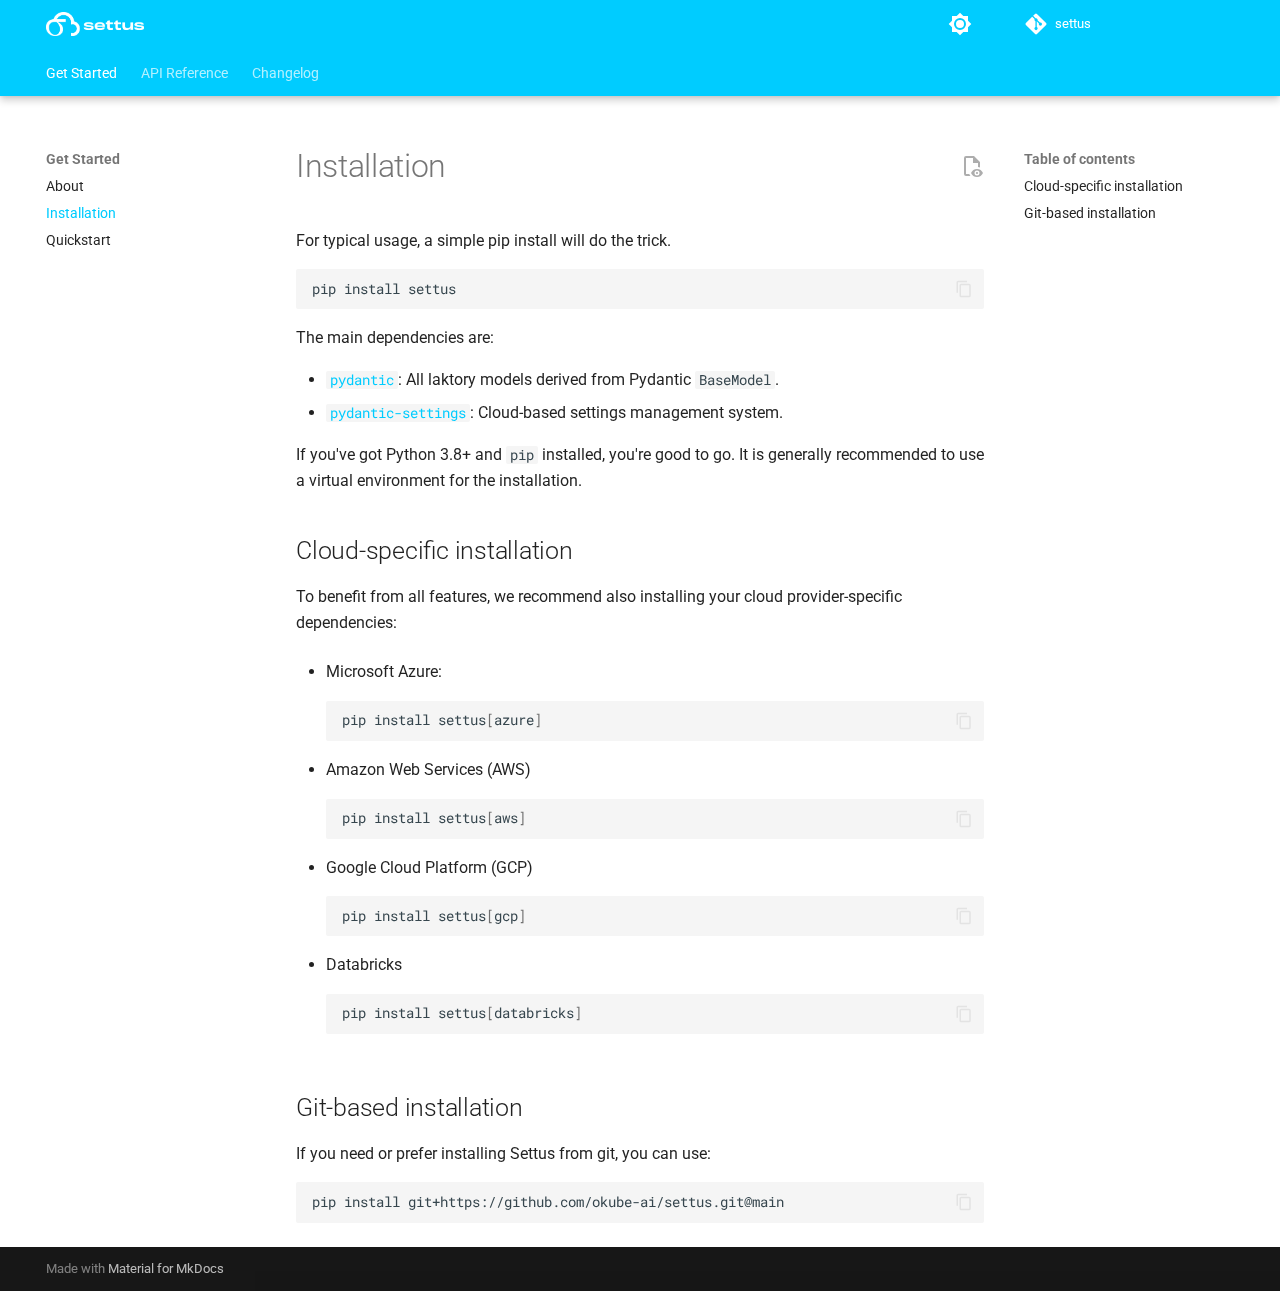
<file: install/index.html>
<!doctype html>
<html lang="en" class="no-js">
  <head>
    
      <meta charset="utf-8">
      <meta name="viewport" content="width=device-width,initial-scale=1">
      
        <meta name="description" content="Settings management using Pydantic Settings with could extensions">
      
      
      
        <link rel="canonical" href="https://www.okube.ai/settus/install/">
      
      
        <link rel="prev" href="..">
      
      
        <link rel="next" href="../quickstart/">
      
      
      <link rel="icon" href="../images/logo_sg.png">
      <meta name="generator" content="mkdocs-1.5.3, mkdocs-material-9.5.10">
    
    
      
        <title>Installation -  </title>
      
    
    
      <link rel="stylesheet" href="../assets/stylesheets/main.7e359304.min.css">
      
        
        <link rel="stylesheet" href="../assets/stylesheets/palette.06af60db.min.css">
      
      


    
    
      
    
    
      
        
        
        <link rel="preconnect" href="https://fonts.gstatic.com" crossorigin>
        <link rel="stylesheet" href="https://fonts.googleapis.com/css?family=Roboto:300,300i,400,400i,700,700i%7CRoboto+Mono:400,400i,700,700i&display=fallback">
        <style>:root{--md-text-font:"Roboto";--md-code-font:"Roboto Mono"}</style>
      
    
    
      <link rel="stylesheet" href="../assets/_mkdocstrings.css">
    
      <link rel="stylesheet" href="../stylesheets/extra.css">
    
      <link rel="stylesheet" href="../stylesheets/mkdocstrings.css">
    
    <script>__md_scope=new URL("..",location),__md_hash=e=>[...e].reduce((e,_)=>(e<<5)-e+_.charCodeAt(0),0),__md_get=(e,_=localStorage,t=__md_scope)=>JSON.parse(_.getItem(t.pathname+"."+e)),__md_set=(e,_,t=localStorage,a=__md_scope)=>{try{t.setItem(a.pathname+"."+e,JSON.stringify(_))}catch(e){}}</script>
    
      

    
    
    
  </head>
  
  
    
    
      
    
    
    
    
    <body dir="ltr" data-md-color-scheme="slate" data-md-color-primary="indigo" data-md-color-accent="indigo">
  
    
    <input class="md-toggle" data-md-toggle="drawer" type="checkbox" id="__drawer" autocomplete="off">
    <input class="md-toggle" data-md-toggle="search" type="checkbox" id="__search" autocomplete="off">
    <label class="md-overlay" for="__drawer"></label>
    <div data-md-component="skip">
      
        
        <a href="#cloud-specific-installation" class="md-skip">
          Skip to content
        </a>
      
    </div>
    <div data-md-component="announce">
      
    </div>
    
    
      

  

<header class="md-header md-header--shadow md-header--lifted" data-md-component="header">
  <nav class="md-header__inner md-grid" aria-label="Header">
    <a href=".." title=" " class="md-header__button md-logo" aria-label=" " data-md-component="logo">
      
  <img src="../images/logo_sw_ltw.png" alt="logo">

    </a>
    <label class="md-header__button md-icon" for="__drawer">
      
      <svg xmlns="http://www.w3.org/2000/svg" viewBox="0 0 24 24"><path d="M3 6h18v2H3V6m0 5h18v2H3v-2m0 5h18v2H3v-2Z"/></svg>
    </label>
    <div class="md-header__title" data-md-component="header-title">
      <div class="md-header__ellipsis">
        <div class="md-header__topic">
          <span class="md-ellipsis">
             
          </span>
        </div>
        <div class="md-header__topic" data-md-component="header-topic">
          <span class="md-ellipsis">
            
              Installation
            
          </span>
        </div>
      </div>
    </div>
    
      
        <form class="md-header__option" data-md-component="palette">
  
    
    
    
    <input class="md-option" data-md-color-media="(prefers-color-scheme: dark)" data-md-color-scheme="slate" data-md-color-primary="indigo" data-md-color-accent="indigo"  aria-label="Switch to system preference"  type="radio" name="__palette" id="__palette_0">
    
      <label class="md-header__button md-icon" title="Switch to system preference" for="__palette_1" hidden>
        <svg xmlns="http://www.w3.org/2000/svg" viewBox="0 0 24 24"><path d="M12 18c-.89 0-1.74-.2-2.5-.55C11.56 16.5 13 14.42 13 12c0-2.42-1.44-4.5-3.5-5.45C10.26 6.2 11.11 6 12 6a6 6 0 0 1 6 6 6 6 0 0 1-6 6m8-9.31V4h-4.69L12 .69 8.69 4H4v4.69L.69 12 4 15.31V20h4.69L12 23.31 15.31 20H20v-4.69L23.31 12 20 8.69Z"/></svg>
      </label>
    
  
    
    
    
    <input class="md-option" data-md-color-media="(prefers-color-scheme: light)" data-md-color-scheme="default" data-md-color-primary="indigo" data-md-color-accent="indigo"  aria-label="Switch to dark mode"  type="radio" name="__palette" id="__palette_1">
    
      <label class="md-header__button md-icon" title="Switch to dark mode" for="__palette_0" hidden>
        <svg xmlns="http://www.w3.org/2000/svg" viewBox="0 0 24 24"><path d="M12 8a4 4 0 0 0-4 4 4 4 0 0 0 4 4 4 4 0 0 0 4-4 4 4 0 0 0-4-4m0 10a6 6 0 0 1-6-6 6 6 0 0 1 6-6 6 6 0 0 1 6 6 6 6 0 0 1-6 6m8-9.31V4h-4.69L12 .69 8.69 4H4v4.69L.69 12 4 15.31V20h4.69L12 23.31 15.31 20H20v-4.69L23.31 12 20 8.69Z"/></svg>
      </label>
    
  
</form>
      
    
    
      <script>var media,input,key,value,palette=__md_get("__palette");if(palette&&palette.color){"(prefers-color-scheme)"===palette.color.media&&(media=matchMedia("(prefers-color-scheme: light)"),input=document.querySelector(media.matches?"[data-md-color-media='(prefers-color-scheme: light)']":"[data-md-color-media='(prefers-color-scheme: dark)']"),palette.color.media=input.getAttribute("data-md-color-media"),palette.color.scheme=input.getAttribute("data-md-color-scheme"),palette.color.primary=input.getAttribute("data-md-color-primary"),palette.color.accent=input.getAttribute("data-md-color-accent"));for([key,value]of Object.entries(palette.color))document.body.setAttribute("data-md-color-"+key,value)}</script>
    
    
    
    
      <div class="md-header__source">
        <a href="https://github.com/opencubes-ai/settus" title="Go to repository" class="md-source" data-md-component="source">
  <div class="md-source__icon md-icon">
    
    <svg xmlns="http://www.w3.org/2000/svg" viewBox="0 0 448 512"><!--! Font Awesome Free 6.5.1 by @fontawesome - https://fontawesome.com License - https://fontawesome.com/license/free (Icons: CC BY 4.0, Fonts: SIL OFL 1.1, Code: MIT License) Copyright 2023 Fonticons, Inc.--><path d="M439.55 236.05 244 40.45a28.87 28.87 0 0 0-40.81 0l-40.66 40.63 51.52 51.52c27.06-9.14 52.68 16.77 43.39 43.68l49.66 49.66c34.23-11.8 61.18 31 35.47 56.69-26.49 26.49-70.21-2.87-56-37.34L240.22 199v121.85c25.3 12.54 22.26 41.85 9.08 55a34.34 34.34 0 0 1-48.55 0c-17.57-17.6-11.07-46.91 11.25-56v-123c-20.8-8.51-24.6-30.74-18.64-45L142.57 101 8.45 235.14a28.86 28.86 0 0 0 0 40.81l195.61 195.6a28.86 28.86 0 0 0 40.8 0l194.69-194.69a28.86 28.86 0 0 0 0-40.81z"/></svg>
  </div>
  <div class="md-source__repository">
    settus
  </div>
</a>
      </div>
    
  </nav>
  
    
      
<nav class="md-tabs" aria-label="Tabs" data-md-component="tabs">
  <div class="md-grid">
    <ul class="md-tabs__list">
      
        
  
  
    
  
  
    
    
      <li class="md-tabs__item md-tabs__item--active">
        <a href=".." class="md-tabs__link">
          
  
  Get Started

        </a>
      </li>
    
  

      
        
  
  
  
    
    
      <li class="md-tabs__item">
        <a href="../api/basesettings/" class="md-tabs__link">
          
  
  API Reference

        </a>
      </li>
    
  

      
        
  
  
  
    <li class="md-tabs__item">
      <a href="../changelog/" class="md-tabs__link">
        
  
    
  
  Changelog

      </a>
    </li>
  

      
    </ul>
  </div>
</nav>
    
  
</header>
    
    <div class="md-container" data-md-component="container">
      
      
        
      
      <main class="md-main" data-md-component="main">
        <div class="md-main__inner md-grid">
          
            
              
              <div class="md-sidebar md-sidebar--primary" data-md-component="sidebar" data-md-type="navigation" >
                <div class="md-sidebar__scrollwrap">
                  <div class="md-sidebar__inner">
                    


  


<nav class="md-nav md-nav--primary md-nav--lifted" aria-label="Navigation" data-md-level="0">
  <label class="md-nav__title" for="__drawer">
    <a href=".." title=" " class="md-nav__button md-logo" aria-label=" " data-md-component="logo">
      
  <img src="../images/logo_sw_ltw.png" alt="logo">

    </a>
     
  </label>
  
    <div class="md-nav__source">
      <a href="https://github.com/opencubes-ai/settus" title="Go to repository" class="md-source" data-md-component="source">
  <div class="md-source__icon md-icon">
    
    <svg xmlns="http://www.w3.org/2000/svg" viewBox="0 0 448 512"><!--! Font Awesome Free 6.5.1 by @fontawesome - https://fontawesome.com License - https://fontawesome.com/license/free (Icons: CC BY 4.0, Fonts: SIL OFL 1.1, Code: MIT License) Copyright 2023 Fonticons, Inc.--><path d="M439.55 236.05 244 40.45a28.87 28.87 0 0 0-40.81 0l-40.66 40.63 51.52 51.52c27.06-9.14 52.68 16.77 43.39 43.68l49.66 49.66c34.23-11.8 61.18 31 35.47 56.69-26.49 26.49-70.21-2.87-56-37.34L240.22 199v121.85c25.3 12.54 22.26 41.85 9.08 55a34.34 34.34 0 0 1-48.55 0c-17.57-17.6-11.07-46.91 11.25-56v-123c-20.8-8.51-24.6-30.74-18.64-45L142.57 101 8.45 235.14a28.86 28.86 0 0 0 0 40.81l195.61 195.6a28.86 28.86 0 0 0 40.8 0l194.69-194.69a28.86 28.86 0 0 0 0-40.81z"/></svg>
  </div>
  <div class="md-source__repository">
    settus
  </div>
</a>
    </div>
  
  <ul class="md-nav__list" data-md-scrollfix>
    
      
      
  
  
    
  
  
  
    
    
    
      
        
        
      
      
        
      
    
    
    <li class="md-nav__item md-nav__item--active md-nav__item--section md-nav__item--nested">
      
        
        
        <input class="md-nav__toggle md-toggle " type="checkbox" id="__nav_1" checked>
        
          
          <label class="md-nav__link" for="__nav_1" id="__nav_1_label" tabindex="">
            
  
  <span class="md-ellipsis">
    Get Started
  </span>
  

            <span class="md-nav__icon md-icon"></span>
          </label>
        
        <nav class="md-nav" data-md-level="1" aria-labelledby="__nav_1_label" aria-expanded="true">
          <label class="md-nav__title" for="__nav_1">
            <span class="md-nav__icon md-icon"></span>
            Get Started
          </label>
          <ul class="md-nav__list" data-md-scrollfix>
            
              
                
  
  
  
  
    <li class="md-nav__item">
      <a href=".." class="md-nav__link">
        
  
  <span class="md-ellipsis">
    About
  </span>
  

      </a>
    </li>
  

              
            
              
                
  
  
    
  
  
  
    <li class="md-nav__item md-nav__item--active">
      
      <input class="md-nav__toggle md-toggle" type="checkbox" id="__toc">
      
      
      
        <label class="md-nav__link md-nav__link--active" for="__toc">
          
  
  <span class="md-ellipsis">
    Installation
  </span>
  

          <span class="md-nav__icon md-icon"></span>
        </label>
      
      <a href="./" class="md-nav__link md-nav__link--active">
        
  
  <span class="md-ellipsis">
    Installation
  </span>
  

      </a>
      
        

<nav class="md-nav md-nav--secondary" aria-label="Table of contents">
  
  
  
  
    <label class="md-nav__title" for="__toc">
      <span class="md-nav__icon md-icon"></span>
      Table of contents
    </label>
    <ul class="md-nav__list" data-md-component="toc" data-md-scrollfix>
      
        <li class="md-nav__item">
  <a href="#cloud-specific-installation" class="md-nav__link">
    <span class="md-ellipsis">
      Cloud-specific installation
    </span>
  </a>
  
</li>
      
        <li class="md-nav__item">
  <a href="#git-based-installation" class="md-nav__link">
    <span class="md-ellipsis">
      Git-based installation
    </span>
  </a>
  
</li>
      
    </ul>
  
</nav>
      
    </li>
  

              
            
              
                
  
  
  
  
    <li class="md-nav__item">
      <a href="../quickstart/" class="md-nav__link">
        
  
  <span class="md-ellipsis">
    Quickstart
  </span>
  

      </a>
    </li>
  

              
            
          </ul>
        </nav>
      
    </li>
  

    
      
      
  
  
  
  
    
    
    
      
      
        
      
    
    
    <li class="md-nav__item md-nav__item--nested">
      
        
        
        <input class="md-nav__toggle md-toggle " type="checkbox" id="__nav_2" >
        
          
          <label class="md-nav__link" for="__nav_2" id="__nav_2_label" tabindex="0">
            
  
  <span class="md-ellipsis">
    API Reference
  </span>
  

            <span class="md-nav__icon md-icon"></span>
          </label>
        
        <nav class="md-nav" data-md-level="1" aria-labelledby="__nav_2_label" aria-expanded="false">
          <label class="md-nav__title" for="__nav_2">
            <span class="md-nav__icon md-icon"></span>
            API Reference
          </label>
          <ul class="md-nav__list" data-md-scrollfix>
            
              
                
  
  
  
  
    <li class="md-nav__item">
      <a href="../api/basesettings/" class="md-nav__link">
        
  
  <span class="md-ellipsis">
    BaseSettings
  </span>
  

      </a>
    </li>
  

              
            
              
                
  
  
  
  
    <li class="md-nav__item">
      <a href="../api/field/" class="md-nav__link">
        
  
  <span class="md-ellipsis">
    Field
  </span>
  

      </a>
    </li>
  

              
            
              
                
  
  
  
  
    <li class="md-nav__item">
      <a href="../api/settingsconfigdict/" class="md-nav__link">
        
  
  <span class="md-ellipsis">
    SettingsConfigDict
  </span>
  

      </a>
    </li>
  

              
            
              
                
  
  
  
  
    
    
    
      
      
        
      
    
    
    <li class="md-nav__item md-nav__item--nested">
      
        
        
        <input class="md-nav__toggle md-toggle " type="checkbox" id="__nav_2_4" >
        
          
          <label class="md-nav__link" for="__nav_2_4" id="__nav_2_4_label" tabindex="0">
            
  
  <span class="md-ellipsis">
    SettingsSources
  </span>
  

            <span class="md-nav__icon md-icon"></span>
          </label>
        
        <nav class="md-nav" data-md-level="2" aria-labelledby="__nav_2_4_label" aria-expanded="false">
          <label class="md-nav__title" for="__nav_2_4">
            <span class="md-nav__icon md-icon"></span>
            SettingsSources
          </label>
          <ul class="md-nav__list" data-md-scrollfix>
            
              
                
  
  
  
  
    <li class="md-nav__item">
      <a href="../api/settingssources/awssecretsmanager/" class="md-nav__link">
        
  
  <span class="md-ellipsis">
    Awssecretsmanager
  </span>
  

      </a>
    </li>
  

              
            
              
                
  
  
  
  
    <li class="md-nav__item">
      <a href="../api/settingssources/azurekeyvault/" class="md-nav__link">
        
  
  <span class="md-ellipsis">
    Azurekeyvault
  </span>
  

      </a>
    </li>
  

              
            
          </ul>
        </nav>
      
    </li>
  

              
            
          </ul>
        </nav>
      
    </li>
  

    
      
      
  
  
  
  
    <li class="md-nav__item">
      <a href="../changelog/" class="md-nav__link">
        
  
  <span class="md-ellipsis">
    Changelog
  </span>
  

      </a>
    </li>
  

    
  </ul>
</nav>
                  </div>
                </div>
              </div>
            
            
              
              <div class="md-sidebar md-sidebar--secondary" data-md-component="sidebar" data-md-type="toc" >
                <div class="md-sidebar__scrollwrap">
                  <div class="md-sidebar__inner">
                    

<nav class="md-nav md-nav--secondary" aria-label="Table of contents">
  
  
  
  
    <label class="md-nav__title" for="__toc">
      <span class="md-nav__icon md-icon"></span>
      Table of contents
    </label>
    <ul class="md-nav__list" data-md-component="toc" data-md-scrollfix>
      
        <li class="md-nav__item">
  <a href="#cloud-specific-installation" class="md-nav__link">
    <span class="md-ellipsis">
      Cloud-specific installation
    </span>
  </a>
  
</li>
      
        <li class="md-nav__item">
  <a href="#git-based-installation" class="md-nav__link">
    <span class="md-ellipsis">
      Git-based installation
    </span>
  </a>
  
</li>
      
    </ul>
  
</nav>
                  </div>
                </div>
              </div>
            
          
          
            <div class="md-content" data-md-component="content">
              <article class="md-content__inner md-typeset">
                
                  

  
  
    
      
    
    <a href="https://github.com/opencubes-ai/settus/raw/master/docs/install.md" title="View source of this page" class="md-content__button md-icon">
      
      <svg xmlns="http://www.w3.org/2000/svg" viewBox="0 0 24 24"><path d="M17 18c.56 0 1 .44 1 1s-.44 1-1 1-1-.44-1-1 .44-1 1-1m0-3c-2.73 0-5.06 1.66-6 4 .94 2.34 3.27 4 6 4s5.06-1.66 6-4c-.94-2.34-3.27-4-6-4m0 6.5a2.5 2.5 0 0 1-2.5-2.5 2.5 2.5 0 0 1 2.5-2.5 2.5 2.5 0 0 1 2.5 2.5 2.5 2.5 0 0 1-2.5 2.5M9.27 20H6V4h7v5h5v4.07c.7.08 1.36.25 2 .49V8l-6-6H6a2 2 0 0 0-2 2v16a2 2 0 0 0 2 2h4.5a8.15 8.15 0 0 1-1.23-2Z"/></svg>
    </a>
  


  <h1>Installation</h1>

<p>For typical usage, a simple pip install will do the trick.</p>
<div class="highlight"><pre><span></span><code>pip<span class="w"> </span>install<span class="w"> </span>settus
</code></pre></div>
<p>The main dependencies are:</p>
<ul>
<li><a href="https://pypi.org/project/pydantic/"><code>pydantic</code></a>: All laktory models derived from Pydantic <code>BaseModel</code>.</li>
<li><a href="https://pypi.org/project/settus/"><code>pydantic-settings</code></a>: Cloud-based settings management system.</li>
</ul>
<p>If you've got Python 3.8+ and <code>pip</code> installed, you're good to go. 
It is generally recommended to use a virtual environment for the installation. </p>
<h2 id="cloud-specific-installation">Cloud-specific installation<a class="headerlink" href="#cloud-specific-installation" title="Permanent link">¤</a></h2>
<p>To benefit from all features, we recommend also installing your cloud provider-specific dependencies:</p>
<ul>
<li>
<p>Microsoft Azure: 
    <div class="highlight"><pre><span></span><code>pip<span class="w"> </span>install<span class="w"> </span>settus<span class="o">[</span>azure<span class="o">]</span>
</code></pre></div></p>
</li>
<li>
<p>Amazon Web Services (AWS)
    <div class="highlight"><pre><span></span><code>pip<span class="w"> </span>install<span class="w"> </span>settus<span class="o">[</span>aws<span class="o">]</span>
</code></pre></div></p>
</li>
<li>
<p>Google Cloud Platform (GCP)
    <div class="highlight"><pre><span></span><code>pip<span class="w"> </span>install<span class="w"> </span>settus<span class="o">[</span>gcp<span class="o">]</span>
</code></pre></div></p>
</li>
<li>
<p>Databricks
    <div class="highlight"><pre><span></span><code>pip<span class="w"> </span>install<span class="w"> </span>settus<span class="o">[</span>databricks<span class="o">]</span>
</code></pre></div></p>
</li>
</ul>
<h2 id="git-based-installation">Git-based installation<a class="headerlink" href="#git-based-installation" title="Permanent link">¤</a></h2>
<p>If you need or prefer installing Settus from git, you can use:
<div class="highlight"><pre><span></span><code>pip<span class="w"> </span>install<span class="w"> </span>git+https://github.com/okube-ai/settus.git@main
</code></pre></div></p>












                
              </article>
            </div>
          
          
<script>var target=document.getElementById(location.hash.slice(1));target&&target.name&&(target.checked=target.name.startsWith("__tabbed_"))</script>
        </div>
        
      </main>
      
        <footer class="md-footer">
  
  <div class="md-footer-meta md-typeset">
    <div class="md-footer-meta__inner md-grid">
      <div class="md-copyright">
  
  
    Made with
    <a href="https://squidfunk.github.io/mkdocs-material/" target="_blank" rel="noopener">
      Material for MkDocs
    </a>
  
</div>
      
    </div>
  </div>
</footer>
      
    </div>
    <div class="md-dialog" data-md-component="dialog">
      <div class="md-dialog__inner md-typeset"></div>
    </div>
    
      <div class="md-progress" data-md-component="progress" role="progressbar"></div>
    
    
    <script id="__config" type="application/json">{"base": "..", "features": ["content.action.view", "content.code.copy", "content.code.select", "content.code.annotate", "navigation.instant", "navigation.instant.prefetch", "navigation.instant.progress", "navigation.sections", "navigation.tracking", "navigation.tabs", "navigation.tabs.sticky", "navigation.path", "search.highlight", "search.suggest", "toc.follow"], "search": "../assets/javascripts/workers/search.b8dbb3d2.min.js", "translations": {"clipboard.copied": "Copied to clipboard", "clipboard.copy": "Copy to clipboard", "search.result.more.one": "1 more on this page", "search.result.more.other": "# more on this page", "search.result.none": "No matching documents", "search.result.one": "1 matching document", "search.result.other": "# matching documents", "search.result.placeholder": "Type to start searching", "search.result.term.missing": "Missing", "select.version": "Select version"}}</script>
    
    
      <script src="../assets/javascripts/bundle.8fd75fb4.min.js"></script>
      
    
  </body>
</html>
</file>
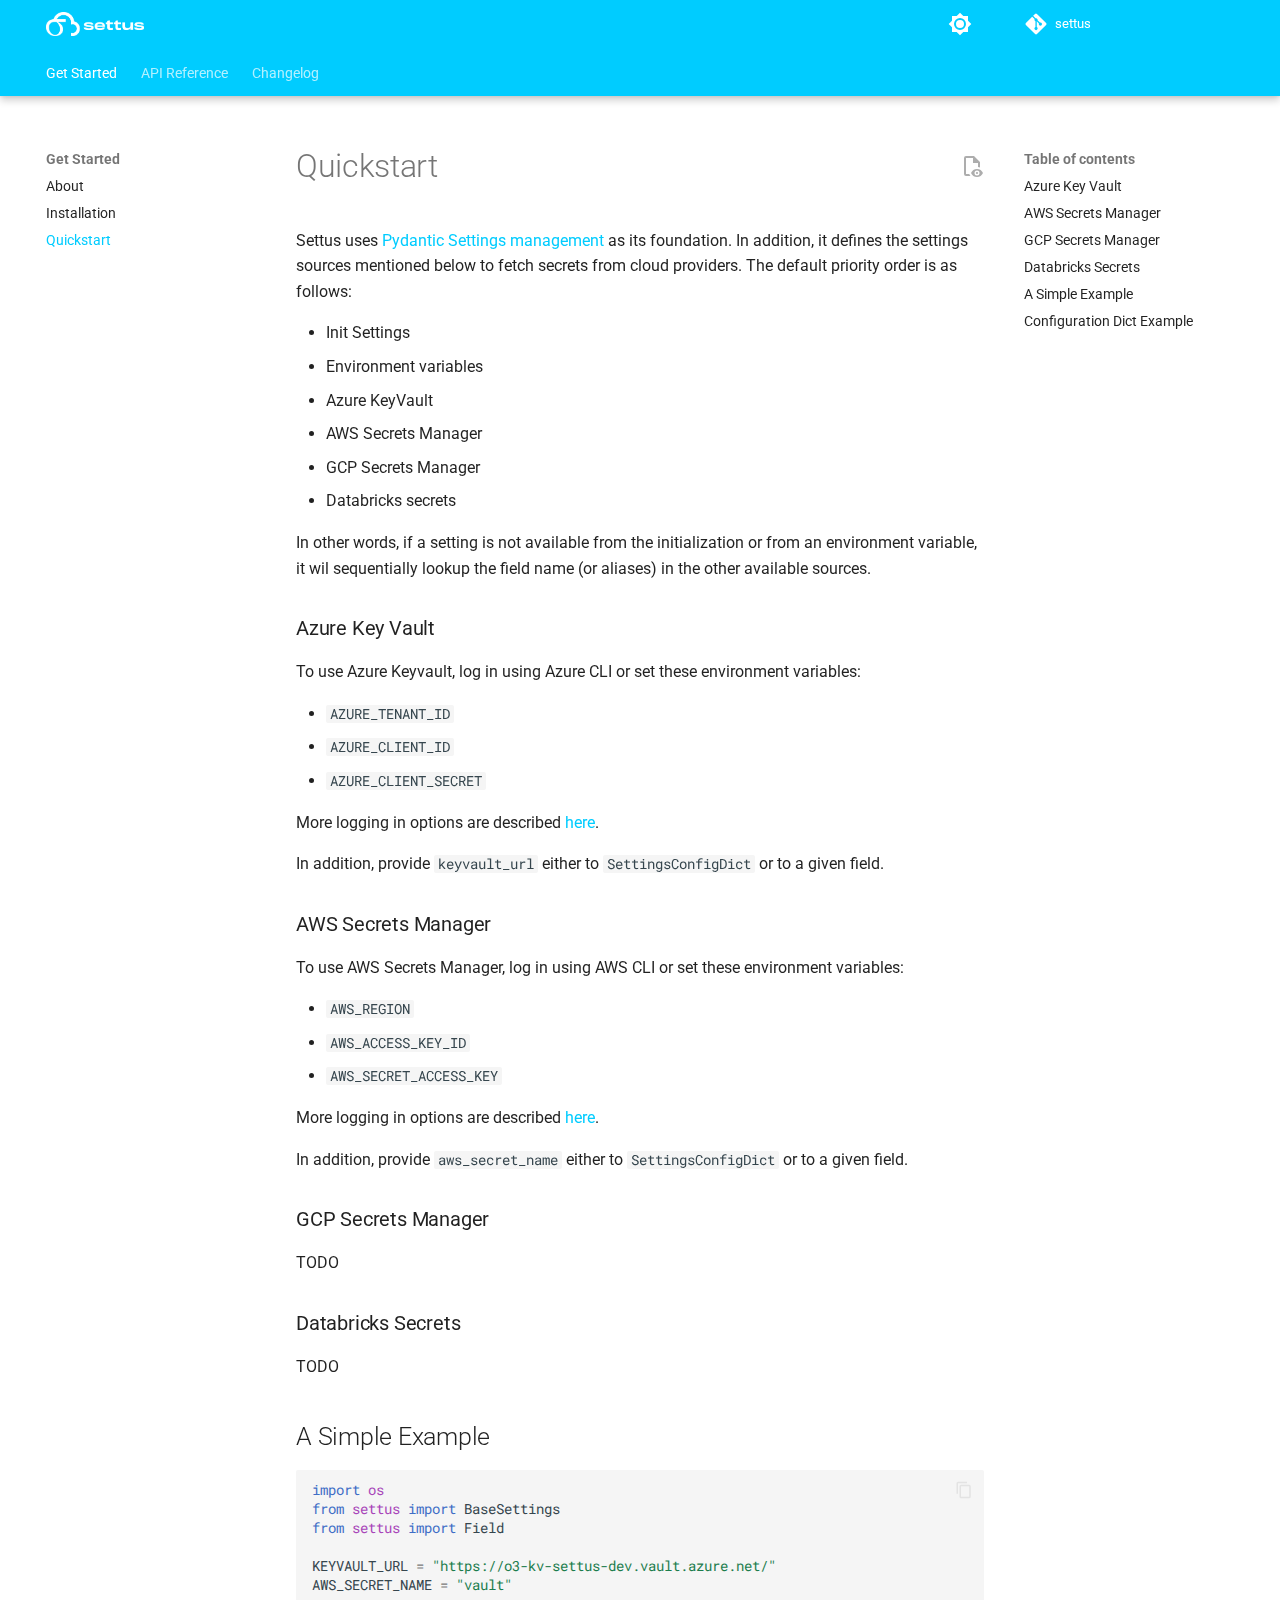
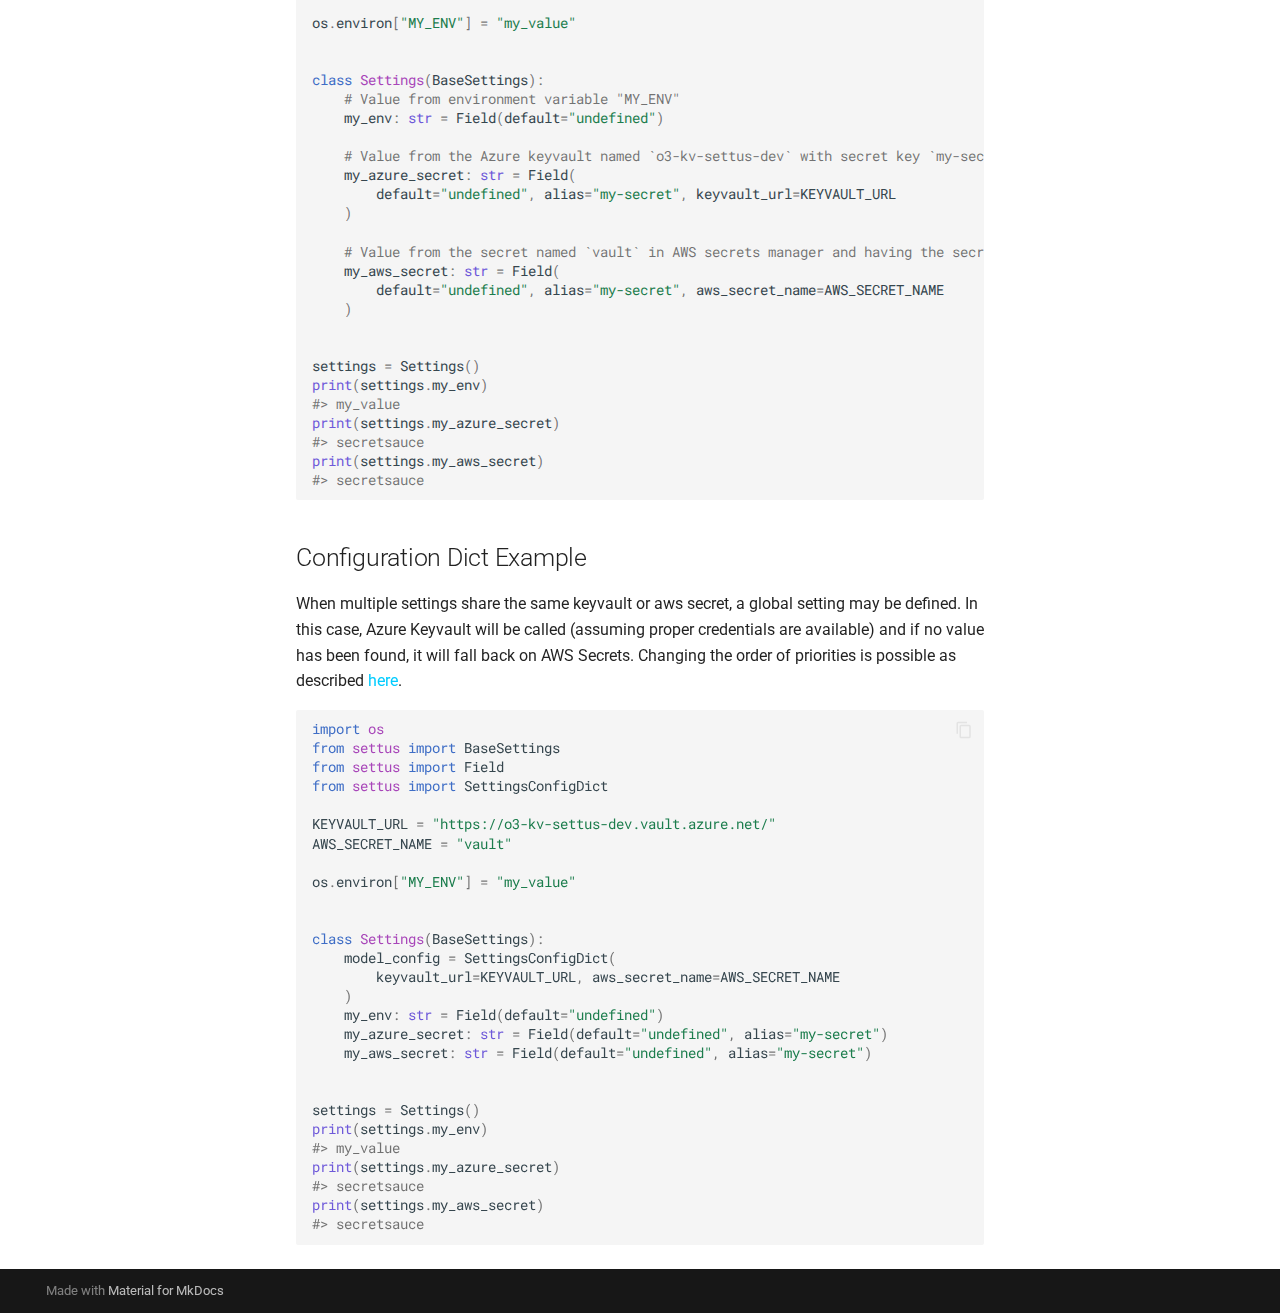
<file: quickstart/index.html>
<!doctype html>
<html lang="en" class="no-js">
  <head>
    
      <meta charset="utf-8">
      <meta name="viewport" content="width=device-width,initial-scale=1">
      
        <meta name="description" content="Settings management using Pydantic Settings with could extensions">
      
      
      
        <link rel="canonical" href="https://www.okube.ai/settus/quickstart/">
      
      
        <link rel="prev" href="../install/">
      
      
        <link rel="next" href="../api/basesettings/">
      
      
      <link rel="icon" href="../images/logo_sg.png">
      <meta name="generator" content="mkdocs-1.5.3, mkdocs-material-9.5.10">
    
    
      
        <title>Quickstart -  </title>
      
    
    
      <link rel="stylesheet" href="../assets/stylesheets/main.7e359304.min.css">
      
        
        <link rel="stylesheet" href="../assets/stylesheets/palette.06af60db.min.css">
      
      


    
    
      
    
    
      
        
        
        <link rel="preconnect" href="https://fonts.gstatic.com" crossorigin>
        <link rel="stylesheet" href="https://fonts.googleapis.com/css?family=Roboto:300,300i,400,400i,700,700i%7CRoboto+Mono:400,400i,700,700i&display=fallback">
        <style>:root{--md-text-font:"Roboto";--md-code-font:"Roboto Mono"}</style>
      
    
    
      <link rel="stylesheet" href="../assets/_mkdocstrings.css">
    
      <link rel="stylesheet" href="../stylesheets/extra.css">
    
      <link rel="stylesheet" href="../stylesheets/mkdocstrings.css">
    
    <script>__md_scope=new URL("..",location),__md_hash=e=>[...e].reduce((e,_)=>(e<<5)-e+_.charCodeAt(0),0),__md_get=(e,_=localStorage,t=__md_scope)=>JSON.parse(_.getItem(t.pathname+"."+e)),__md_set=(e,_,t=localStorage,a=__md_scope)=>{try{t.setItem(a.pathname+"."+e,JSON.stringify(_))}catch(e){}}</script>
    
      

    
    
    
  </head>
  
  
    
    
      
    
    
    
    
    <body dir="ltr" data-md-color-scheme="slate" data-md-color-primary="indigo" data-md-color-accent="indigo">
  
    
    <input class="md-toggle" data-md-toggle="drawer" type="checkbox" id="__drawer" autocomplete="off">
    <input class="md-toggle" data-md-toggle="search" type="checkbox" id="__search" autocomplete="off">
    <label class="md-overlay" for="__drawer"></label>
    <div data-md-component="skip">
      
        
        <a href="#azure-key-vault" class="md-skip">
          Skip to content
        </a>
      
    </div>
    <div data-md-component="announce">
      
    </div>
    
    
      

  

<header class="md-header md-header--shadow md-header--lifted" data-md-component="header">
  <nav class="md-header__inner md-grid" aria-label="Header">
    <a href=".." title=" " class="md-header__button md-logo" aria-label=" " data-md-component="logo">
      
  <img src="../images/logo_sw_ltw.png" alt="logo">

    </a>
    <label class="md-header__button md-icon" for="__drawer">
      
      <svg xmlns="http://www.w3.org/2000/svg" viewBox="0 0 24 24"><path d="M3 6h18v2H3V6m0 5h18v2H3v-2m0 5h18v2H3v-2Z"/></svg>
    </label>
    <div class="md-header__title" data-md-component="header-title">
      <div class="md-header__ellipsis">
        <div class="md-header__topic">
          <span class="md-ellipsis">
             
          </span>
        </div>
        <div class="md-header__topic" data-md-component="header-topic">
          <span class="md-ellipsis">
            
              Quickstart
            
          </span>
        </div>
      </div>
    </div>
    
      
        <form class="md-header__option" data-md-component="palette">
  
    
    
    
    <input class="md-option" data-md-color-media="(prefers-color-scheme: dark)" data-md-color-scheme="slate" data-md-color-primary="indigo" data-md-color-accent="indigo"  aria-label="Switch to system preference"  type="radio" name="__palette" id="__palette_0">
    
      <label class="md-header__button md-icon" title="Switch to system preference" for="__palette_1" hidden>
        <svg xmlns="http://www.w3.org/2000/svg" viewBox="0 0 24 24"><path d="M12 18c-.89 0-1.74-.2-2.5-.55C11.56 16.5 13 14.42 13 12c0-2.42-1.44-4.5-3.5-5.45C10.26 6.2 11.11 6 12 6a6 6 0 0 1 6 6 6 6 0 0 1-6 6m8-9.31V4h-4.69L12 .69 8.69 4H4v4.69L.69 12 4 15.31V20h4.69L12 23.31 15.31 20H20v-4.69L23.31 12 20 8.69Z"/></svg>
      </label>
    
  
    
    
    
    <input class="md-option" data-md-color-media="(prefers-color-scheme: light)" data-md-color-scheme="default" data-md-color-primary="indigo" data-md-color-accent="indigo"  aria-label="Switch to dark mode"  type="radio" name="__palette" id="__palette_1">
    
      <label class="md-header__button md-icon" title="Switch to dark mode" for="__palette_0" hidden>
        <svg xmlns="http://www.w3.org/2000/svg" viewBox="0 0 24 24"><path d="M12 8a4 4 0 0 0-4 4 4 4 0 0 0 4 4 4 4 0 0 0 4-4 4 4 0 0 0-4-4m0 10a6 6 0 0 1-6-6 6 6 0 0 1 6-6 6 6 0 0 1 6 6 6 6 0 0 1-6 6m8-9.31V4h-4.69L12 .69 8.69 4H4v4.69L.69 12 4 15.31V20h4.69L12 23.31 15.31 20H20v-4.69L23.31 12 20 8.69Z"/></svg>
      </label>
    
  
</form>
      
    
    
      <script>var media,input,key,value,palette=__md_get("__palette");if(palette&&palette.color){"(prefers-color-scheme)"===palette.color.media&&(media=matchMedia("(prefers-color-scheme: light)"),input=document.querySelector(media.matches?"[data-md-color-media='(prefers-color-scheme: light)']":"[data-md-color-media='(prefers-color-scheme: dark)']"),palette.color.media=input.getAttribute("data-md-color-media"),palette.color.scheme=input.getAttribute("data-md-color-scheme"),palette.color.primary=input.getAttribute("data-md-color-primary"),palette.color.accent=input.getAttribute("data-md-color-accent"));for([key,value]of Object.entries(palette.color))document.body.setAttribute("data-md-color-"+key,value)}</script>
    
    
    
    
      <div class="md-header__source">
        <a href="https://github.com/opencubes-ai/settus" title="Go to repository" class="md-source" data-md-component="source">
  <div class="md-source__icon md-icon">
    
    <svg xmlns="http://www.w3.org/2000/svg" viewBox="0 0 448 512"><!--! Font Awesome Free 6.5.1 by @fontawesome - https://fontawesome.com License - https://fontawesome.com/license/free (Icons: CC BY 4.0, Fonts: SIL OFL 1.1, Code: MIT License) Copyright 2023 Fonticons, Inc.--><path d="M439.55 236.05 244 40.45a28.87 28.87 0 0 0-40.81 0l-40.66 40.63 51.52 51.52c27.06-9.14 52.68 16.77 43.39 43.68l49.66 49.66c34.23-11.8 61.18 31 35.47 56.69-26.49 26.49-70.21-2.87-56-37.34L240.22 199v121.85c25.3 12.54 22.26 41.85 9.08 55a34.34 34.34 0 0 1-48.55 0c-17.57-17.6-11.07-46.91 11.25-56v-123c-20.8-8.51-24.6-30.74-18.64-45L142.57 101 8.45 235.14a28.86 28.86 0 0 0 0 40.81l195.61 195.6a28.86 28.86 0 0 0 40.8 0l194.69-194.69a28.86 28.86 0 0 0 0-40.81z"/></svg>
  </div>
  <div class="md-source__repository">
    settus
  </div>
</a>
      </div>
    
  </nav>
  
    
      
<nav class="md-tabs" aria-label="Tabs" data-md-component="tabs">
  <div class="md-grid">
    <ul class="md-tabs__list">
      
        
  
  
    
  
  
    
    
      <li class="md-tabs__item md-tabs__item--active">
        <a href=".." class="md-tabs__link">
          
  
  Get Started

        </a>
      </li>
    
  

      
        
  
  
  
    
    
      <li class="md-tabs__item">
        <a href="../api/basesettings/" class="md-tabs__link">
          
  
  API Reference

        </a>
      </li>
    
  

      
        
  
  
  
    <li class="md-tabs__item">
      <a href="../changelog/" class="md-tabs__link">
        
  
    
  
  Changelog

      </a>
    </li>
  

      
    </ul>
  </div>
</nav>
    
  
</header>
    
    <div class="md-container" data-md-component="container">
      
      
        
      
      <main class="md-main" data-md-component="main">
        <div class="md-main__inner md-grid">
          
            
              
              <div class="md-sidebar md-sidebar--primary" data-md-component="sidebar" data-md-type="navigation" >
                <div class="md-sidebar__scrollwrap">
                  <div class="md-sidebar__inner">
                    


  


<nav class="md-nav md-nav--primary md-nav--lifted" aria-label="Navigation" data-md-level="0">
  <label class="md-nav__title" for="__drawer">
    <a href=".." title=" " class="md-nav__button md-logo" aria-label=" " data-md-component="logo">
      
  <img src="../images/logo_sw_ltw.png" alt="logo">

    </a>
     
  </label>
  
    <div class="md-nav__source">
      <a href="https://github.com/opencubes-ai/settus" title="Go to repository" class="md-source" data-md-component="source">
  <div class="md-source__icon md-icon">
    
    <svg xmlns="http://www.w3.org/2000/svg" viewBox="0 0 448 512"><!--! Font Awesome Free 6.5.1 by @fontawesome - https://fontawesome.com License - https://fontawesome.com/license/free (Icons: CC BY 4.0, Fonts: SIL OFL 1.1, Code: MIT License) Copyright 2023 Fonticons, Inc.--><path d="M439.55 236.05 244 40.45a28.87 28.87 0 0 0-40.81 0l-40.66 40.63 51.52 51.52c27.06-9.14 52.68 16.77 43.39 43.68l49.66 49.66c34.23-11.8 61.18 31 35.47 56.69-26.49 26.49-70.21-2.87-56-37.34L240.22 199v121.85c25.3 12.54 22.26 41.85 9.08 55a34.34 34.34 0 0 1-48.55 0c-17.57-17.6-11.07-46.91 11.25-56v-123c-20.8-8.51-24.6-30.74-18.64-45L142.57 101 8.45 235.14a28.86 28.86 0 0 0 0 40.81l195.61 195.6a28.86 28.86 0 0 0 40.8 0l194.69-194.69a28.86 28.86 0 0 0 0-40.81z"/></svg>
  </div>
  <div class="md-source__repository">
    settus
  </div>
</a>
    </div>
  
  <ul class="md-nav__list" data-md-scrollfix>
    
      
      
  
  
    
  
  
  
    
    
    
      
        
        
      
      
        
      
    
    
    <li class="md-nav__item md-nav__item--active md-nav__item--section md-nav__item--nested">
      
        
        
        <input class="md-nav__toggle md-toggle " type="checkbox" id="__nav_1" checked>
        
          
          <label class="md-nav__link" for="__nav_1" id="__nav_1_label" tabindex="">
            
  
  <span class="md-ellipsis">
    Get Started
  </span>
  

            <span class="md-nav__icon md-icon"></span>
          </label>
        
        <nav class="md-nav" data-md-level="1" aria-labelledby="__nav_1_label" aria-expanded="true">
          <label class="md-nav__title" for="__nav_1">
            <span class="md-nav__icon md-icon"></span>
            Get Started
          </label>
          <ul class="md-nav__list" data-md-scrollfix>
            
              
                
  
  
  
  
    <li class="md-nav__item">
      <a href=".." class="md-nav__link">
        
  
  <span class="md-ellipsis">
    About
  </span>
  

      </a>
    </li>
  

              
            
              
                
  
  
  
  
    <li class="md-nav__item">
      <a href="../install/" class="md-nav__link">
        
  
  <span class="md-ellipsis">
    Installation
  </span>
  

      </a>
    </li>
  

              
            
              
                
  
  
    
  
  
  
    <li class="md-nav__item md-nav__item--active">
      
      <input class="md-nav__toggle md-toggle" type="checkbox" id="__toc">
      
      
      
        <label class="md-nav__link md-nav__link--active" for="__toc">
          
  
  <span class="md-ellipsis">
    Quickstart
  </span>
  

          <span class="md-nav__icon md-icon"></span>
        </label>
      
      <a href="./" class="md-nav__link md-nav__link--active">
        
  
  <span class="md-ellipsis">
    Quickstart
  </span>
  

      </a>
      
        

<nav class="md-nav md-nav--secondary" aria-label="Table of contents">
  
  
  
  
    <label class="md-nav__title" for="__toc">
      <span class="md-nav__icon md-icon"></span>
      Table of contents
    </label>
    <ul class="md-nav__list" data-md-component="toc" data-md-scrollfix>
      
        <li class="md-nav__item">
  <a href="#azure-key-vault" class="md-nav__link">
    <span class="md-ellipsis">
      Azure Key Vault
    </span>
  </a>
  
</li>
      
        <li class="md-nav__item">
  <a href="#aws-secrets-manager" class="md-nav__link">
    <span class="md-ellipsis">
      AWS Secrets Manager
    </span>
  </a>
  
</li>
      
        <li class="md-nav__item">
  <a href="#gcp-secrets-manager" class="md-nav__link">
    <span class="md-ellipsis">
      GCP Secrets Manager
    </span>
  </a>
  
</li>
      
        <li class="md-nav__item">
  <a href="#databricks-secrets" class="md-nav__link">
    <span class="md-ellipsis">
      Databricks Secrets
    </span>
  </a>
  
</li>
      
        <li class="md-nav__item">
  <a href="#a-simple-example" class="md-nav__link">
    <span class="md-ellipsis">
      A Simple Example
    </span>
  </a>
  
</li>
      
        <li class="md-nav__item">
  <a href="#configuration-dict-example" class="md-nav__link">
    <span class="md-ellipsis">
      Configuration Dict Example
    </span>
  </a>
  
</li>
      
    </ul>
  
</nav>
      
    </li>
  

              
            
          </ul>
        </nav>
      
    </li>
  

    
      
      
  
  
  
  
    
    
    
      
      
        
      
    
    
    <li class="md-nav__item md-nav__item--nested">
      
        
        
        <input class="md-nav__toggle md-toggle " type="checkbox" id="__nav_2" >
        
          
          <label class="md-nav__link" for="__nav_2" id="__nav_2_label" tabindex="0">
            
  
  <span class="md-ellipsis">
    API Reference
  </span>
  

            <span class="md-nav__icon md-icon"></span>
          </label>
        
        <nav class="md-nav" data-md-level="1" aria-labelledby="__nav_2_label" aria-expanded="false">
          <label class="md-nav__title" for="__nav_2">
            <span class="md-nav__icon md-icon"></span>
            API Reference
          </label>
          <ul class="md-nav__list" data-md-scrollfix>
            
              
                
  
  
  
  
    <li class="md-nav__item">
      <a href="../api/basesettings/" class="md-nav__link">
        
  
  <span class="md-ellipsis">
    BaseSettings
  </span>
  

      </a>
    </li>
  

              
            
              
                
  
  
  
  
    <li class="md-nav__item">
      <a href="../api/field/" class="md-nav__link">
        
  
  <span class="md-ellipsis">
    Field
  </span>
  

      </a>
    </li>
  

              
            
              
                
  
  
  
  
    <li class="md-nav__item">
      <a href="../api/settingsconfigdict/" class="md-nav__link">
        
  
  <span class="md-ellipsis">
    SettingsConfigDict
  </span>
  

      </a>
    </li>
  

              
            
              
                
  
  
  
  
    
    
    
      
      
        
      
    
    
    <li class="md-nav__item md-nav__item--nested">
      
        
        
        <input class="md-nav__toggle md-toggle " type="checkbox" id="__nav_2_4" >
        
          
          <label class="md-nav__link" for="__nav_2_4" id="__nav_2_4_label" tabindex="0">
            
  
  <span class="md-ellipsis">
    SettingsSources
  </span>
  

            <span class="md-nav__icon md-icon"></span>
          </label>
        
        <nav class="md-nav" data-md-level="2" aria-labelledby="__nav_2_4_label" aria-expanded="false">
          <label class="md-nav__title" for="__nav_2_4">
            <span class="md-nav__icon md-icon"></span>
            SettingsSources
          </label>
          <ul class="md-nav__list" data-md-scrollfix>
            
              
                
  
  
  
  
    <li class="md-nav__item">
      <a href="../api/settingssources/awssecretsmanager/" class="md-nav__link">
        
  
  <span class="md-ellipsis">
    Awssecretsmanager
  </span>
  

      </a>
    </li>
  

              
            
              
                
  
  
  
  
    <li class="md-nav__item">
      <a href="../api/settingssources/azurekeyvault/" class="md-nav__link">
        
  
  <span class="md-ellipsis">
    Azurekeyvault
  </span>
  

      </a>
    </li>
  

              
            
          </ul>
        </nav>
      
    </li>
  

              
            
          </ul>
        </nav>
      
    </li>
  

    
      
      
  
  
  
  
    <li class="md-nav__item">
      <a href="../changelog/" class="md-nav__link">
        
  
  <span class="md-ellipsis">
    Changelog
  </span>
  

      </a>
    </li>
  

    
  </ul>
</nav>
                  </div>
                </div>
              </div>
            
            
              
              <div class="md-sidebar md-sidebar--secondary" data-md-component="sidebar" data-md-type="toc" >
                <div class="md-sidebar__scrollwrap">
                  <div class="md-sidebar__inner">
                    

<nav class="md-nav md-nav--secondary" aria-label="Table of contents">
  
  
  
  
    <label class="md-nav__title" for="__toc">
      <span class="md-nav__icon md-icon"></span>
      Table of contents
    </label>
    <ul class="md-nav__list" data-md-component="toc" data-md-scrollfix>
      
        <li class="md-nav__item">
  <a href="#azure-key-vault" class="md-nav__link">
    <span class="md-ellipsis">
      Azure Key Vault
    </span>
  </a>
  
</li>
      
        <li class="md-nav__item">
  <a href="#aws-secrets-manager" class="md-nav__link">
    <span class="md-ellipsis">
      AWS Secrets Manager
    </span>
  </a>
  
</li>
      
        <li class="md-nav__item">
  <a href="#gcp-secrets-manager" class="md-nav__link">
    <span class="md-ellipsis">
      GCP Secrets Manager
    </span>
  </a>
  
</li>
      
        <li class="md-nav__item">
  <a href="#databricks-secrets" class="md-nav__link">
    <span class="md-ellipsis">
      Databricks Secrets
    </span>
  </a>
  
</li>
      
        <li class="md-nav__item">
  <a href="#a-simple-example" class="md-nav__link">
    <span class="md-ellipsis">
      A Simple Example
    </span>
  </a>
  
</li>
      
        <li class="md-nav__item">
  <a href="#configuration-dict-example" class="md-nav__link">
    <span class="md-ellipsis">
      Configuration Dict Example
    </span>
  </a>
  
</li>
      
    </ul>
  
</nav>
                  </div>
                </div>
              </div>
            
          
          
            <div class="md-content" data-md-component="content">
              <article class="md-content__inner md-typeset">
                
                  

  
  
    
      
    
    <a href="https://github.com/opencubes-ai/settus/raw/master/docs/quickstart.md" title="View source of this page" class="md-content__button md-icon">
      
      <svg xmlns="http://www.w3.org/2000/svg" viewBox="0 0 24 24"><path d="M17 18c.56 0 1 .44 1 1s-.44 1-1 1-1-.44-1-1 .44-1 1-1m0-3c-2.73 0-5.06 1.66-6 4 .94 2.34 3.27 4 6 4s5.06-1.66 6-4c-.94-2.34-3.27-4-6-4m0 6.5a2.5 2.5 0 0 1-2.5-2.5 2.5 2.5 0 0 1 2.5-2.5 2.5 2.5 0 0 1 2.5 2.5 2.5 2.5 0 0 1-2.5 2.5M9.27 20H6V4h7v5h5v4.07c.7.08 1.36.25 2 .49V8l-6-6H6a2 2 0 0 0-2 2v16a2 2 0 0 0 2 2h4.5a8.15 8.15 0 0 1-1.23-2Z"/></svg>
    </a>
  


  <h1>Quickstart</h1>

<p>Settus uses <a href="https://docs.pydantic.dev/latest/usage/pydantic_settings/">Pydantic Settings management</a> as its foundation. 
In addition, it defines the settings sources mentioned below to fetch secrets from cloud providers.
The default priority order is as follows:</p>
<ul>
<li>Init Settings</li>
<li>Environment variables </li>
<li>Azure KeyVault</li>
<li>AWS Secrets Manager</li>
<li>GCP Secrets Manager</li>
<li>Databricks secrets</li>
</ul>
<p>In other words, if a setting is not available from the initialization or from an environment variable, it wil sequentially lookup the field name (or aliases) in the other available sources. </p>
<h3 id="azure-key-vault">Azure Key Vault<a class="headerlink" href="#azure-key-vault" title="Permanent link">¤</a></h3>
<p>To use Azure Keyvault, log in using Azure CLI or set these environment variables:</p>
<ul>
<li><code>AZURE_TENANT_ID</code></li>
<li><code>AZURE_CLIENT_ID</code></li>
<li><code>AZURE_CLIENT_SECRET</code></li>
</ul>
<p>More logging in options are described <a href="https://learn.microsoft.com/en-us/python/api/overview/azure/identity-readme?view=azure-python">here</a>.</p>
<p>In addition, provide <code>keyvault_url</code> either to <code>SettingsConfigDict</code> or to a given field.</p>
<h3 id="aws-secrets-manager">AWS Secrets Manager<a class="headerlink" href="#aws-secrets-manager" title="Permanent link">¤</a></h3>
<p>To use AWS Secrets Manager, log in using AWS CLI or set these environment variables:</p>
<ul>
<li><code>AWS_REGION</code></li>
<li><code>AWS_ACCESS_KEY_ID</code></li>
<li><code>AWS_SECRET_ACCESS_KEY</code></li>
</ul>
<p>More logging in options are described <a href="https://boto3.amazonaws.com/v1/documentation/api/latest/guide/credentials.html">here</a>.</p>
<p>In addition, provide <code>aws_secret_name</code> either to <code>SettingsConfigDict</code> or to a given field.</p>
<h3 id="gcp-secrets-manager">GCP Secrets Manager<a class="headerlink" href="#gcp-secrets-manager" title="Permanent link">¤</a></h3>
<p>TODO</p>
<h3 id="databricks-secrets">Databricks Secrets<a class="headerlink" href="#databricks-secrets" title="Permanent link">¤</a></h3>
<p>TODO</p>
<h2 id="a-simple-example">A Simple Example<a class="headerlink" href="#a-simple-example" title="Permanent link">¤</a></h2>
<div class="highlight"><pre><span></span><code><span class="kn">import</span> <span class="nn">os</span>
<span class="kn">from</span> <span class="nn">settus</span> <span class="kn">import</span> <span class="n">BaseSettings</span>
<span class="kn">from</span> <span class="nn">settus</span> <span class="kn">import</span> <span class="n">Field</span>

<span class="n">KEYVAULT_URL</span> <span class="o">=</span> <span class="s2">&quot;https://o3-kv-settus-dev.vault.azure.net/&quot;</span>
<span class="n">AWS_SECRET_NAME</span> <span class="o">=</span> <span class="s2">&quot;vault&quot;</span>

<span class="n">os</span><span class="o">.</span><span class="n">environ</span><span class="p">[</span><span class="s2">&quot;MY_ENV&quot;</span><span class="p">]</span> <span class="o">=</span> <span class="s2">&quot;my_value&quot;</span>


<span class="k">class</span> <span class="nc">Settings</span><span class="p">(</span><span class="n">BaseSettings</span><span class="p">):</span>
    <span class="c1"># Value from environment variable &quot;MY_ENV&quot;</span>
    <span class="n">my_env</span><span class="p">:</span> <span class="nb">str</span> <span class="o">=</span> <span class="n">Field</span><span class="p">(</span><span class="n">default</span><span class="o">=</span><span class="s2">&quot;undefined&quot;</span><span class="p">)</span>

    <span class="c1"># Value from the Azure keyvault named `o3-kv-settus-dev` with secret key `my-secret`</span>
    <span class="n">my_azure_secret</span><span class="p">:</span> <span class="nb">str</span> <span class="o">=</span> <span class="n">Field</span><span class="p">(</span>
        <span class="n">default</span><span class="o">=</span><span class="s2">&quot;undefined&quot;</span><span class="p">,</span> <span class="n">alias</span><span class="o">=</span><span class="s2">&quot;my-secret&quot;</span><span class="p">,</span> <span class="n">keyvault_url</span><span class="o">=</span><span class="n">KEYVAULT_URL</span>
    <span class="p">)</span>

    <span class="c1"># Value from the secret named `vault` in AWS secrets manager and having the secret key `my-secret`</span>
    <span class="n">my_aws_secret</span><span class="p">:</span> <span class="nb">str</span> <span class="o">=</span> <span class="n">Field</span><span class="p">(</span>
        <span class="n">default</span><span class="o">=</span><span class="s2">&quot;undefined&quot;</span><span class="p">,</span> <span class="n">alias</span><span class="o">=</span><span class="s2">&quot;my-secret&quot;</span><span class="p">,</span> <span class="n">aws_secret_name</span><span class="o">=</span><span class="n">AWS_SECRET_NAME</span>
    <span class="p">)</span>


<span class="n">settings</span> <span class="o">=</span> <span class="n">Settings</span><span class="p">()</span>
<span class="nb">print</span><span class="p">(</span><span class="n">settings</span><span class="o">.</span><span class="n">my_env</span><span class="p">)</span>
<span class="c1">#&gt; my_value</span>
<span class="nb">print</span><span class="p">(</span><span class="n">settings</span><span class="o">.</span><span class="n">my_azure_secret</span><span class="p">)</span>
<span class="c1">#&gt; secretsauce</span>
<span class="nb">print</span><span class="p">(</span><span class="n">settings</span><span class="o">.</span><span class="n">my_aws_secret</span><span class="p">)</span>
<span class="c1">#&gt; secretsauce</span>
</code></pre></div>
<h2 id="configuration-dict-example">Configuration Dict Example<a class="headerlink" href="#configuration-dict-example" title="Permanent link">¤</a></h2>
<p>When multiple settings share the same keyvault or aws secret, a global setting may be defined.
In this case, Azure Keyvault will be called (assuming proper credentials are available) and if
no value has been found, it will fall back on AWS Secrets. Changing the order of priorities is
possible as described <a href="https://docs.pydantic.dev/latest/usage/pydantic_settings/#changing-priority">here</a>.</p>
<div class="highlight"><pre><span></span><code><span class="kn">import</span> <span class="nn">os</span>
<span class="kn">from</span> <span class="nn">settus</span> <span class="kn">import</span> <span class="n">BaseSettings</span>
<span class="kn">from</span> <span class="nn">settus</span> <span class="kn">import</span> <span class="n">Field</span>
<span class="kn">from</span> <span class="nn">settus</span> <span class="kn">import</span> <span class="n">SettingsConfigDict</span>

<span class="n">KEYVAULT_URL</span> <span class="o">=</span> <span class="s2">&quot;https://o3-kv-settus-dev.vault.azure.net/&quot;</span>
<span class="n">AWS_SECRET_NAME</span> <span class="o">=</span> <span class="s2">&quot;vault&quot;</span>

<span class="n">os</span><span class="o">.</span><span class="n">environ</span><span class="p">[</span><span class="s2">&quot;MY_ENV&quot;</span><span class="p">]</span> <span class="o">=</span> <span class="s2">&quot;my_value&quot;</span>


<span class="k">class</span> <span class="nc">Settings</span><span class="p">(</span><span class="n">BaseSettings</span><span class="p">):</span>
    <span class="n">model_config</span> <span class="o">=</span> <span class="n">SettingsConfigDict</span><span class="p">(</span>
        <span class="n">keyvault_url</span><span class="o">=</span><span class="n">KEYVAULT_URL</span><span class="p">,</span> <span class="n">aws_secret_name</span><span class="o">=</span><span class="n">AWS_SECRET_NAME</span>
    <span class="p">)</span>
    <span class="n">my_env</span><span class="p">:</span> <span class="nb">str</span> <span class="o">=</span> <span class="n">Field</span><span class="p">(</span><span class="n">default</span><span class="o">=</span><span class="s2">&quot;undefined&quot;</span><span class="p">)</span>
    <span class="n">my_azure_secret</span><span class="p">:</span> <span class="nb">str</span> <span class="o">=</span> <span class="n">Field</span><span class="p">(</span><span class="n">default</span><span class="o">=</span><span class="s2">&quot;undefined&quot;</span><span class="p">,</span> <span class="n">alias</span><span class="o">=</span><span class="s2">&quot;my-secret&quot;</span><span class="p">)</span>
    <span class="n">my_aws_secret</span><span class="p">:</span> <span class="nb">str</span> <span class="o">=</span> <span class="n">Field</span><span class="p">(</span><span class="n">default</span><span class="o">=</span><span class="s2">&quot;undefined&quot;</span><span class="p">,</span> <span class="n">alias</span><span class="o">=</span><span class="s2">&quot;my-secret&quot;</span><span class="p">)</span>


<span class="n">settings</span> <span class="o">=</span> <span class="n">Settings</span><span class="p">()</span>
<span class="nb">print</span><span class="p">(</span><span class="n">settings</span><span class="o">.</span><span class="n">my_env</span><span class="p">)</span>
<span class="c1">#&gt; my_value</span>
<span class="nb">print</span><span class="p">(</span><span class="n">settings</span><span class="o">.</span><span class="n">my_azure_secret</span><span class="p">)</span>
<span class="c1">#&gt; secretsauce</span>
<span class="nb">print</span><span class="p">(</span><span class="n">settings</span><span class="o">.</span><span class="n">my_aws_secret</span><span class="p">)</span>
<span class="c1">#&gt; secretsauce</span>
</code></pre></div>












                
              </article>
            </div>
          
          
<script>var target=document.getElementById(location.hash.slice(1));target&&target.name&&(target.checked=target.name.startsWith("__tabbed_"))</script>
        </div>
        
      </main>
      
        <footer class="md-footer">
  
  <div class="md-footer-meta md-typeset">
    <div class="md-footer-meta__inner md-grid">
      <div class="md-copyright">
  
  
    Made with
    <a href="https://squidfunk.github.io/mkdocs-material/" target="_blank" rel="noopener">
      Material for MkDocs
    </a>
  
</div>
      
    </div>
  </div>
</footer>
      
    </div>
    <div class="md-dialog" data-md-component="dialog">
      <div class="md-dialog__inner md-typeset"></div>
    </div>
    
      <div class="md-progress" data-md-component="progress" role="progressbar"></div>
    
    
    <script id="__config" type="application/json">{"base": "..", "features": ["content.action.view", "content.code.copy", "content.code.select", "content.code.annotate", "navigation.instant", "navigation.instant.prefetch", "navigation.instant.progress", "navigation.sections", "navigation.tracking", "navigation.tabs", "navigation.tabs.sticky", "navigation.path", "search.highlight", "search.suggest", "toc.follow"], "search": "../assets/javascripts/workers/search.b8dbb3d2.min.js", "translations": {"clipboard.copied": "Copied to clipboard", "clipboard.copy": "Copy to clipboard", "search.result.more.one": "1 more on this page", "search.result.more.other": "# more on this page", "search.result.none": "No matching documents", "search.result.one": "1 matching document", "search.result.other": "# matching documents", "search.result.placeholder": "Type to start searching", "search.result.term.missing": "Missing", "select.version": "Select version"}}</script>
    
    
      <script src="../assets/javascripts/bundle.8fd75fb4.min.js"></script>
      
    
  </body>
</html>
</file>
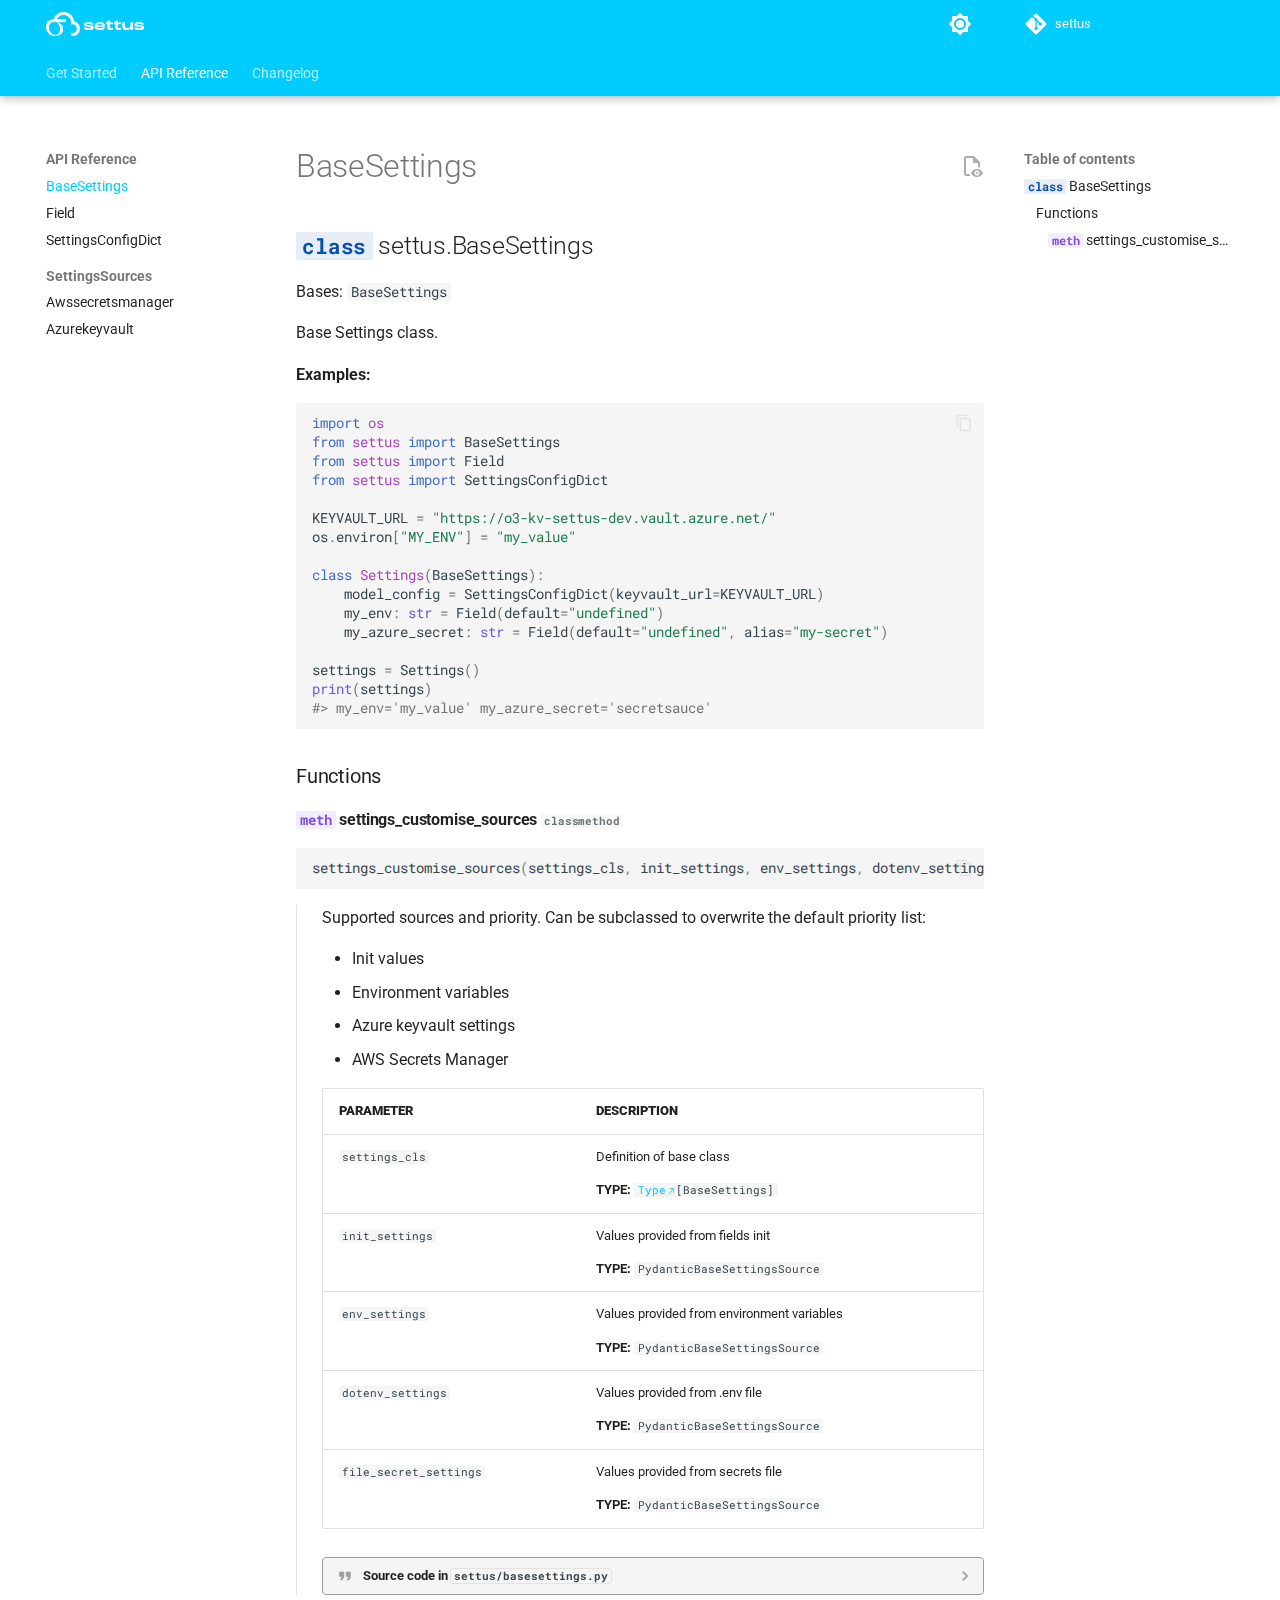
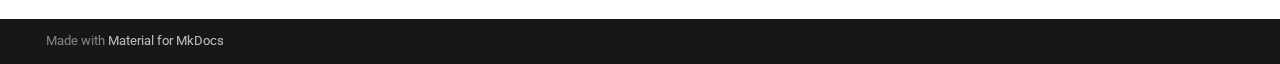
<file: api/basesettings/index.html>
<!doctype html>
<html lang="en" class="no-js">
  <head>
    
      <meta charset="utf-8">
      <meta name="viewport" content="width=device-width,initial-scale=1">
      
        <meta name="description" content="Settings management using Pydantic Settings with could extensions">
      
      
      
        <link rel="canonical" href="https://www.okube.ai/settus/api/basesettings/">
      
      
        <link rel="prev" href="../../quickstart/">
      
      
        <link rel="next" href="../field/">
      
      
      <link rel="icon" href="../../images/logo_sg.png">
      <meta name="generator" content="mkdocs-1.5.3, mkdocs-material-9.5.10">
    
    
      
        <title>BaseSettings -  </title>
      
    
    
      <link rel="stylesheet" href="../../assets/stylesheets/main.7e359304.min.css">
      
        
        <link rel="stylesheet" href="../../assets/stylesheets/palette.06af60db.min.css">
      
      


    
    
      
    
    
      
        
        
        <link rel="preconnect" href="https://fonts.gstatic.com" crossorigin>
        <link rel="stylesheet" href="https://fonts.googleapis.com/css?family=Roboto:300,300i,400,400i,700,700i%7CRoboto+Mono:400,400i,700,700i&display=fallback">
        <style>:root{--md-text-font:"Roboto";--md-code-font:"Roboto Mono"}</style>
      
    
    
      <link rel="stylesheet" href="../../assets/_mkdocstrings.css">
    
      <link rel="stylesheet" href="../../stylesheets/extra.css">
    
      <link rel="stylesheet" href="../../stylesheets/mkdocstrings.css">
    
    <script>__md_scope=new URL("../..",location),__md_hash=e=>[...e].reduce((e,_)=>(e<<5)-e+_.charCodeAt(0),0),__md_get=(e,_=localStorage,t=__md_scope)=>JSON.parse(_.getItem(t.pathname+"."+e)),__md_set=(e,_,t=localStorage,a=__md_scope)=>{try{t.setItem(a.pathname+"."+e,JSON.stringify(_))}catch(e){}}</script>
    
      

    
    
    
  </head>
  
  
    
    
      
    
    
    
    
    <body dir="ltr" data-md-color-scheme="slate" data-md-color-primary="indigo" data-md-color-accent="indigo">
  
    
    <input class="md-toggle" data-md-toggle="drawer" type="checkbox" id="__drawer" autocomplete="off">
    <input class="md-toggle" data-md-toggle="search" type="checkbox" id="__search" autocomplete="off">
    <label class="md-overlay" for="__drawer"></label>
    <div data-md-component="skip">
      
        
        <a href="#settus.BaseSettings" class="md-skip">
          Skip to content
        </a>
      
    </div>
    <div data-md-component="announce">
      
    </div>
    
    
      

  

<header class="md-header md-header--shadow md-header--lifted" data-md-component="header">
  <nav class="md-header__inner md-grid" aria-label="Header">
    <a href="../.." title=" " class="md-header__button md-logo" aria-label=" " data-md-component="logo">
      
  <img src="../../images/logo_sw_ltw.png" alt="logo">

    </a>
    <label class="md-header__button md-icon" for="__drawer">
      
      <svg xmlns="http://www.w3.org/2000/svg" viewBox="0 0 24 24"><path d="M3 6h18v2H3V6m0 5h18v2H3v-2m0 5h18v2H3v-2Z"/></svg>
    </label>
    <div class="md-header__title" data-md-component="header-title">
      <div class="md-header__ellipsis">
        <div class="md-header__topic">
          <span class="md-ellipsis">
             
          </span>
        </div>
        <div class="md-header__topic" data-md-component="header-topic">
          <span class="md-ellipsis">
            
              BaseSettings
            
          </span>
        </div>
      </div>
    </div>
    
      
        <form class="md-header__option" data-md-component="palette">
  
    
    
    
    <input class="md-option" data-md-color-media="(prefers-color-scheme: dark)" data-md-color-scheme="slate" data-md-color-primary="indigo" data-md-color-accent="indigo"  aria-label="Switch to system preference"  type="radio" name="__palette" id="__palette_0">
    
      <label class="md-header__button md-icon" title="Switch to system preference" for="__palette_1" hidden>
        <svg xmlns="http://www.w3.org/2000/svg" viewBox="0 0 24 24"><path d="M12 18c-.89 0-1.74-.2-2.5-.55C11.56 16.5 13 14.42 13 12c0-2.42-1.44-4.5-3.5-5.45C10.26 6.2 11.11 6 12 6a6 6 0 0 1 6 6 6 6 0 0 1-6 6m8-9.31V4h-4.69L12 .69 8.69 4H4v4.69L.69 12 4 15.31V20h4.69L12 23.31 15.31 20H20v-4.69L23.31 12 20 8.69Z"/></svg>
      </label>
    
  
    
    
    
    <input class="md-option" data-md-color-media="(prefers-color-scheme: light)" data-md-color-scheme="default" data-md-color-primary="indigo" data-md-color-accent="indigo"  aria-label="Switch to dark mode"  type="radio" name="__palette" id="__palette_1">
    
      <label class="md-header__button md-icon" title="Switch to dark mode" for="__palette_0" hidden>
        <svg xmlns="http://www.w3.org/2000/svg" viewBox="0 0 24 24"><path d="M12 8a4 4 0 0 0-4 4 4 4 0 0 0 4 4 4 4 0 0 0 4-4 4 4 0 0 0-4-4m0 10a6 6 0 0 1-6-6 6 6 0 0 1 6-6 6 6 0 0 1 6 6 6 6 0 0 1-6 6m8-9.31V4h-4.69L12 .69 8.69 4H4v4.69L.69 12 4 15.31V20h4.69L12 23.31 15.31 20H20v-4.69L23.31 12 20 8.69Z"/></svg>
      </label>
    
  
</form>
      
    
    
      <script>var media,input,key,value,palette=__md_get("__palette");if(palette&&palette.color){"(prefers-color-scheme)"===palette.color.media&&(media=matchMedia("(prefers-color-scheme: light)"),input=document.querySelector(media.matches?"[data-md-color-media='(prefers-color-scheme: light)']":"[data-md-color-media='(prefers-color-scheme: dark)']"),palette.color.media=input.getAttribute("data-md-color-media"),palette.color.scheme=input.getAttribute("data-md-color-scheme"),palette.color.primary=input.getAttribute("data-md-color-primary"),palette.color.accent=input.getAttribute("data-md-color-accent"));for([key,value]of Object.entries(palette.color))document.body.setAttribute("data-md-color-"+key,value)}</script>
    
    
    
    
      <div class="md-header__source">
        <a href="https://github.com/opencubes-ai/settus" title="Go to repository" class="md-source" data-md-component="source">
  <div class="md-source__icon md-icon">
    
    <svg xmlns="http://www.w3.org/2000/svg" viewBox="0 0 448 512"><!--! Font Awesome Free 6.5.1 by @fontawesome - https://fontawesome.com License - https://fontawesome.com/license/free (Icons: CC BY 4.0, Fonts: SIL OFL 1.1, Code: MIT License) Copyright 2023 Fonticons, Inc.--><path d="M439.55 236.05 244 40.45a28.87 28.87 0 0 0-40.81 0l-40.66 40.63 51.52 51.52c27.06-9.14 52.68 16.77 43.39 43.68l49.66 49.66c34.23-11.8 61.18 31 35.47 56.69-26.49 26.49-70.21-2.87-56-37.34L240.22 199v121.85c25.3 12.54 22.26 41.85 9.08 55a34.34 34.34 0 0 1-48.55 0c-17.57-17.6-11.07-46.91 11.25-56v-123c-20.8-8.51-24.6-30.74-18.64-45L142.57 101 8.45 235.14a28.86 28.86 0 0 0 0 40.81l195.61 195.6a28.86 28.86 0 0 0 40.8 0l194.69-194.69a28.86 28.86 0 0 0 0-40.81z"/></svg>
  </div>
  <div class="md-source__repository">
    settus
  </div>
</a>
      </div>
    
  </nav>
  
    
      
<nav class="md-tabs" aria-label="Tabs" data-md-component="tabs">
  <div class="md-grid">
    <ul class="md-tabs__list">
      
        
  
  
  
    
    
      <li class="md-tabs__item">
        <a href="../.." class="md-tabs__link">
          
  
  Get Started

        </a>
      </li>
    
  

      
        
  
  
    
  
  
    
    
      <li class="md-tabs__item md-tabs__item--active">
        <a href="./" class="md-tabs__link">
          
  
  API Reference

        </a>
      </li>
    
  

      
        
  
  
  
    <li class="md-tabs__item">
      <a href="../../changelog/" class="md-tabs__link">
        
  
    
  
  Changelog

      </a>
    </li>
  

      
    </ul>
  </div>
</nav>
    
  
</header>
    
    <div class="md-container" data-md-component="container">
      
      
        
      
      <main class="md-main" data-md-component="main">
        <div class="md-main__inner md-grid">
          
            
              
              <div class="md-sidebar md-sidebar--primary" data-md-component="sidebar" data-md-type="navigation" >
                <div class="md-sidebar__scrollwrap">
                  <div class="md-sidebar__inner">
                    


  


<nav class="md-nav md-nav--primary md-nav--lifted" aria-label="Navigation" data-md-level="0">
  <label class="md-nav__title" for="__drawer">
    <a href="../.." title=" " class="md-nav__button md-logo" aria-label=" " data-md-component="logo">
      
  <img src="../../images/logo_sw_ltw.png" alt="logo">

    </a>
     
  </label>
  
    <div class="md-nav__source">
      <a href="https://github.com/opencubes-ai/settus" title="Go to repository" class="md-source" data-md-component="source">
  <div class="md-source__icon md-icon">
    
    <svg xmlns="http://www.w3.org/2000/svg" viewBox="0 0 448 512"><!--! Font Awesome Free 6.5.1 by @fontawesome - https://fontawesome.com License - https://fontawesome.com/license/free (Icons: CC BY 4.0, Fonts: SIL OFL 1.1, Code: MIT License) Copyright 2023 Fonticons, Inc.--><path d="M439.55 236.05 244 40.45a28.87 28.87 0 0 0-40.81 0l-40.66 40.63 51.52 51.52c27.06-9.14 52.68 16.77 43.39 43.68l49.66 49.66c34.23-11.8 61.18 31 35.47 56.69-26.49 26.49-70.21-2.87-56-37.34L240.22 199v121.85c25.3 12.54 22.26 41.85 9.08 55a34.34 34.34 0 0 1-48.55 0c-17.57-17.6-11.07-46.91 11.25-56v-123c-20.8-8.51-24.6-30.74-18.64-45L142.57 101 8.45 235.14a28.86 28.86 0 0 0 0 40.81l195.61 195.6a28.86 28.86 0 0 0 40.8 0l194.69-194.69a28.86 28.86 0 0 0 0-40.81z"/></svg>
  </div>
  <div class="md-source__repository">
    settus
  </div>
</a>
    </div>
  
  <ul class="md-nav__list" data-md-scrollfix>
    
      
      
  
  
  
  
    
    
    
      
      
        
      
    
    
    <li class="md-nav__item md-nav__item--nested">
      
        
        
        <input class="md-nav__toggle md-toggle " type="checkbox" id="__nav_1" >
        
          
          <label class="md-nav__link" for="__nav_1" id="__nav_1_label" tabindex="0">
            
  
  <span class="md-ellipsis">
    Get Started
  </span>
  

            <span class="md-nav__icon md-icon"></span>
          </label>
        
        <nav class="md-nav" data-md-level="1" aria-labelledby="__nav_1_label" aria-expanded="false">
          <label class="md-nav__title" for="__nav_1">
            <span class="md-nav__icon md-icon"></span>
            Get Started
          </label>
          <ul class="md-nav__list" data-md-scrollfix>
            
              
                
  
  
  
  
    <li class="md-nav__item">
      <a href="../.." class="md-nav__link">
        
  
  <span class="md-ellipsis">
    About
  </span>
  

      </a>
    </li>
  

              
            
              
                
  
  
  
  
    <li class="md-nav__item">
      <a href="../../install/" class="md-nav__link">
        
  
  <span class="md-ellipsis">
    Installation
  </span>
  

      </a>
    </li>
  

              
            
              
                
  
  
  
  
    <li class="md-nav__item">
      <a href="../../quickstart/" class="md-nav__link">
        
  
  <span class="md-ellipsis">
    Quickstart
  </span>
  

      </a>
    </li>
  

              
            
          </ul>
        </nav>
      
    </li>
  

    
      
      
  
  
    
  
  
  
    
    
    
      
        
        
      
      
        
      
    
    
    <li class="md-nav__item md-nav__item--active md-nav__item--section md-nav__item--nested">
      
        
        
        <input class="md-nav__toggle md-toggle " type="checkbox" id="__nav_2" checked>
        
          
          <label class="md-nav__link" for="__nav_2" id="__nav_2_label" tabindex="">
            
  
  <span class="md-ellipsis">
    API Reference
  </span>
  

            <span class="md-nav__icon md-icon"></span>
          </label>
        
        <nav class="md-nav" data-md-level="1" aria-labelledby="__nav_2_label" aria-expanded="true">
          <label class="md-nav__title" for="__nav_2">
            <span class="md-nav__icon md-icon"></span>
            API Reference
          </label>
          <ul class="md-nav__list" data-md-scrollfix>
            
              
                
  
  
    
  
  
  
    <li class="md-nav__item md-nav__item--active">
      
      <input class="md-nav__toggle md-toggle" type="checkbox" id="__toc">
      
      
      
        <label class="md-nav__link md-nav__link--active" for="__toc">
          
  
  <span class="md-ellipsis">
    BaseSettings
  </span>
  

          <span class="md-nav__icon md-icon"></span>
        </label>
      
      <a href="./" class="md-nav__link md-nav__link--active">
        
  
  <span class="md-ellipsis">
    BaseSettings
  </span>
  

      </a>
      
        

<nav class="md-nav md-nav--secondary" aria-label="Table of contents">
  
  
  
  
    <label class="md-nav__title" for="__toc">
      <span class="md-nav__icon md-icon"></span>
      Table of contents
    </label>
    <ul class="md-nav__list" data-md-component="toc" data-md-scrollfix>
      
        <li class="md-nav__item">
  <a href="#settus.BaseSettings" class="md-nav__link">
    <span class="md-ellipsis">
      <code class="doc-symbol doc-symbol-toc doc-symbol-class"></code>&nbsp;BaseSettings
    </span>
  </a>
  
    <nav class="md-nav" aria-label=" BaseSettings">
      <ul class="md-nav__list">
        
          <li class="md-nav__item">
  <a href="#settus.BaseSettings-functions" class="md-nav__link">
    <span class="md-ellipsis">
      Functions
    </span>
  </a>
  
    <nav class="md-nav" aria-label="Functions">
      <ul class="md-nav__list">
        
          <li class="md-nav__item">
  <a href="#settus.BaseSettings.settings_customise_sources" class="md-nav__link">
    <span class="md-ellipsis">
      <code class="doc-symbol doc-symbol-toc doc-symbol-method"></code>&nbsp;settings_customise_sources
    </span>
  </a>
  
</li>
        
      </ul>
    </nav>
  
</li>
        
      </ul>
    </nav>
  
</li>
      
    </ul>
  
</nav>
      
    </li>
  

              
            
              
                
  
  
  
  
    <li class="md-nav__item">
      <a href="../field/" class="md-nav__link">
        
  
  <span class="md-ellipsis">
    Field
  </span>
  

      </a>
    </li>
  

              
            
              
                
  
  
  
  
    <li class="md-nav__item">
      <a href="../settingsconfigdict/" class="md-nav__link">
        
  
  <span class="md-ellipsis">
    SettingsConfigDict
  </span>
  

      </a>
    </li>
  

              
            
              
                
  
  
  
  
    
    
    
      
      
        
          
          
        
      
    
    
    <li class="md-nav__item md-nav__item--section md-nav__item--nested">
      
        
        
        <input class="md-nav__toggle md-toggle " type="checkbox" id="__nav_2_4" >
        
          
          <label class="md-nav__link" for="__nav_2_4" id="__nav_2_4_label" tabindex="">
            
  
  <span class="md-ellipsis">
    SettingsSources
  </span>
  

            <span class="md-nav__icon md-icon"></span>
          </label>
        
        <nav class="md-nav" data-md-level="2" aria-labelledby="__nav_2_4_label" aria-expanded="false">
          <label class="md-nav__title" for="__nav_2_4">
            <span class="md-nav__icon md-icon"></span>
            SettingsSources
          </label>
          <ul class="md-nav__list" data-md-scrollfix>
            
              
                
  
  
  
  
    <li class="md-nav__item">
      <a href="../settingssources/awssecretsmanager/" class="md-nav__link">
        
  
  <span class="md-ellipsis">
    Awssecretsmanager
  </span>
  

      </a>
    </li>
  

              
            
              
                
  
  
  
  
    <li class="md-nav__item">
      <a href="../settingssources/azurekeyvault/" class="md-nav__link">
        
  
  <span class="md-ellipsis">
    Azurekeyvault
  </span>
  

      </a>
    </li>
  

              
            
          </ul>
        </nav>
      
    </li>
  

              
            
          </ul>
        </nav>
      
    </li>
  

    
      
      
  
  
  
  
    <li class="md-nav__item">
      <a href="../../changelog/" class="md-nav__link">
        
  
  <span class="md-ellipsis">
    Changelog
  </span>
  

      </a>
    </li>
  

    
  </ul>
</nav>
                  </div>
                </div>
              </div>
            
            
              
              <div class="md-sidebar md-sidebar--secondary" data-md-component="sidebar" data-md-type="toc" >
                <div class="md-sidebar__scrollwrap">
                  <div class="md-sidebar__inner">
                    

<nav class="md-nav md-nav--secondary" aria-label="Table of contents">
  
  
  
  
    <label class="md-nav__title" for="__toc">
      <span class="md-nav__icon md-icon"></span>
      Table of contents
    </label>
    <ul class="md-nav__list" data-md-component="toc" data-md-scrollfix>
      
        <li class="md-nav__item">
  <a href="#settus.BaseSettings" class="md-nav__link">
    <span class="md-ellipsis">
      <code class="doc-symbol doc-symbol-toc doc-symbol-class"></code>&nbsp;BaseSettings
    </span>
  </a>
  
    <nav class="md-nav" aria-label=" BaseSettings">
      <ul class="md-nav__list">
        
          <li class="md-nav__item">
  <a href="#settus.BaseSettings-functions" class="md-nav__link">
    <span class="md-ellipsis">
      Functions
    </span>
  </a>
  
    <nav class="md-nav" aria-label="Functions">
      <ul class="md-nav__list">
        
          <li class="md-nav__item">
  <a href="#settus.BaseSettings.settings_customise_sources" class="md-nav__link">
    <span class="md-ellipsis">
      <code class="doc-symbol doc-symbol-toc doc-symbol-method"></code>&nbsp;settings_customise_sources
    </span>
  </a>
  
</li>
        
      </ul>
    </nav>
  
</li>
        
      </ul>
    </nav>
  
</li>
      
    </ul>
  
</nav>
                  </div>
                </div>
              </div>
            
          
          
            <div class="md-content" data-md-component="content">
              <article class="md-content__inner md-typeset">
                
                  

  
  
    
      
    
    <a href="https://github.com/opencubes-ai/settus/raw/master/docs/api/basesettings.md" title="View source of this page" class="md-content__button md-icon">
      
      <svg xmlns="http://www.w3.org/2000/svg" viewBox="0 0 24 24"><path d="M17 18c.56 0 1 .44 1 1s-.44 1-1 1-1-.44-1-1 .44-1 1-1m0-3c-2.73 0-5.06 1.66-6 4 .94 2.34 3.27 4 6 4s5.06-1.66 6-4c-.94-2.34-3.27-4-6-4m0 6.5a2.5 2.5 0 0 1-2.5-2.5 2.5 2.5 0 0 1 2.5-2.5 2.5 2.5 0 0 1 2.5 2.5 2.5 2.5 0 0 1-2.5 2.5M9.27 20H6V4h7v5h5v4.07c.7.08 1.36.25 2 .49V8l-6-6H6a2 2 0 0 0-2 2v16a2 2 0 0 0 2 2h4.5a8.15 8.15 0 0 1-1.23-2Z"/></svg>
    </a>
  


  <h1>BaseSettings</h1>

<div class="doc doc-object doc-class">



<h2 id="settus.BaseSettings" class="doc doc-heading">
<code class="doc-symbol doc-symbol-heading doc-symbol-class"></code>          <span class="doc doc-object-name doc-class-name">settus.BaseSettings</span>


<a href="#settus.BaseSettings" class="headerlink" title="Permanent link">¤</a></h2>


  <div class="doc doc-contents first">
          <p class="doc doc-class-bases">
            Bases: <code><span title="pydantic_settings.BaseSettings">BaseSettings</span></code></p>

  
      <p>Base Settings class.</p>



<p><strong>Examples:</strong></p>
    <div class="highlight"><pre><span></span><code><span class="kn">import</span> <span class="nn">os</span>
<span class="kn">from</span> <span class="nn">settus</span> <span class="kn">import</span> <span class="n">BaseSettings</span>
<span class="kn">from</span> <span class="nn">settus</span> <span class="kn">import</span> <span class="n">Field</span>
<span class="kn">from</span> <span class="nn">settus</span> <span class="kn">import</span> <span class="n">SettingsConfigDict</span>

<span class="n">KEYVAULT_URL</span> <span class="o">=</span> <span class="s2">&quot;https://o3-kv-settus-dev.vault.azure.net/&quot;</span>
<span class="n">os</span><span class="o">.</span><span class="n">environ</span><span class="p">[</span><span class="s2">&quot;MY_ENV&quot;</span><span class="p">]</span> <span class="o">=</span> <span class="s2">&quot;my_value&quot;</span>

<span class="k">class</span> <span class="nc">Settings</span><span class="p">(</span><span class="n">BaseSettings</span><span class="p">):</span>
    <span class="n">model_config</span> <span class="o">=</span> <span class="n">SettingsConfigDict</span><span class="p">(</span><span class="n">keyvault_url</span><span class="o">=</span><span class="n">KEYVAULT_URL</span><span class="p">)</span>
    <span class="n">my_env</span><span class="p">:</span> <span class="nb">str</span> <span class="o">=</span> <span class="n">Field</span><span class="p">(</span><span class="n">default</span><span class="o">=</span><span class="s2">&quot;undefined&quot;</span><span class="p">)</span>
    <span class="n">my_azure_secret</span><span class="p">:</span> <span class="nb">str</span> <span class="o">=</span> <span class="n">Field</span><span class="p">(</span><span class="n">default</span><span class="o">=</span><span class="s2">&quot;undefined&quot;</span><span class="p">,</span> <span class="n">alias</span><span class="o">=</span><span class="s2">&quot;my-secret&quot;</span><span class="p">)</span>

<span class="n">settings</span> <span class="o">=</span> <span class="n">Settings</span><span class="p">()</span>
<span class="nb">print</span><span class="p">(</span><span class="n">settings</span><span class="p">)</span>
<span class="c1">#&gt; my_env=&#39;my_value&#39; my_azure_secret=&#39;secretsauce&#39;</span>
</code></pre></div>


  

  <div class="doc doc-children">







<h3 id="settus.BaseSettings-functions">Functions<a href="#settus.BaseSettings-functions" class="headerlink" title="Permanent link">¤</a></h3>


<div class="doc doc-object doc-function">



<h4 id="settus.BaseSettings.settings_customise_sources" class="doc doc-heading">
<code class="doc-symbol doc-symbol-heading doc-symbol-method"></code>          <span class="doc doc-object-name doc-function-name">settings_customise_sources</span>

  
  <span class="doc doc-labels">
      <small class="doc doc-label doc-label-classmethod"><code>classmethod</code></small>
  </span>

<a href="#settus.BaseSettings.settings_customise_sources" class="headerlink" title="Permanent link">¤</a></h4>
<div class="doc-signature highlight"><pre><span></span><code><span class="n">settings_customise_sources</span><span class="p">(</span><span class="n">settings_cls</span><span class="p">,</span> <span class="n">init_settings</span><span class="p">,</span> <span class="n">env_settings</span><span class="p">,</span> <span class="n">dotenv_settings</span><span class="p">,</span> <span class="n">file_secret_settings</span><span class="p">)</span>
</code></pre></div>

  <div class="doc doc-contents ">
  
      <p>Supported sources and priority. Can be subclassed to overwrite the
default priority list:</p>
<ul>
<li>Init values</li>
<li>Environment variables</li>
<li>Azure keyvault settings</li>
<li>AWS Secrets Manager</li>
</ul>



  <table>
    <thead>
      <tr>
        <th><b>PARAMETER</b></th>
        <th><b> DESCRIPTION</b></th>
      </tr>
    </thead>
    <tbody>
        <tr>
          <td><code>settings_cls</code></td>
          <td class="doc-param-details">
            <div class="doc-md-description">
              <p>Definition of base class</p>
            </div>
            <p>
                <span class="doc-param-annotation">
                  <b>TYPE:</b>
                    <code><a class="autorefs autorefs-external" title="typing.Type" href="https://docs.python.org/3/library/typing.html#typing.Type">Type</a>[<span title="pydantic_settings.BaseSettings">BaseSettings</span>]</code>
                </span>
            </p>
          </td>
        </tr>
        <tr>
          <td><code>init_settings</code></td>
          <td class="doc-param-details">
            <div class="doc-md-description">
              <p>Values provided from fields init</p>
            </div>
            <p>
                <span class="doc-param-annotation">
                  <b>TYPE:</b>
                    <code><span title="pydantic_settings.PydanticBaseSettingsSource">PydanticBaseSettingsSource</span></code>
                </span>
            </p>
          </td>
        </tr>
        <tr>
          <td><code>env_settings</code></td>
          <td class="doc-param-details">
            <div class="doc-md-description">
              <p>Values provided from environment variables</p>
            </div>
            <p>
                <span class="doc-param-annotation">
                  <b>TYPE:</b>
                    <code><span title="pydantic_settings.PydanticBaseSettingsSource">PydanticBaseSettingsSource</span></code>
                </span>
            </p>
          </td>
        </tr>
        <tr>
          <td><code>dotenv_settings</code></td>
          <td class="doc-param-details">
            <div class="doc-md-description">
              <p>Values provided from .env file</p>
            </div>
            <p>
                <span class="doc-param-annotation">
                  <b>TYPE:</b>
                    <code><span title="pydantic_settings.PydanticBaseSettingsSource">PydanticBaseSettingsSource</span></code>
                </span>
            </p>
          </td>
        </tr>
        <tr>
          <td><code>file_secret_settings</code></td>
          <td class="doc-param-details">
            <div class="doc-md-description">
              <p>Values provided from secrets file</p>
            </div>
            <p>
                <span class="doc-param-annotation">
                  <b>TYPE:</b>
                    <code><span title="pydantic_settings.PydanticBaseSettingsSource">PydanticBaseSettingsSource</span></code>
                </span>
            </p>
          </td>
        </tr>
    </tbody>
  </table>

          <details class="quote">
            <summary>Source code in <code>settus/basesettings.py</code></summary>
            <div class="highlight"><table class="highlighttable"><tr><td class="linenos"><div class="linenodiv"><pre><span></span><span class="normal"> 66</span>
<span class="normal"> 67</span>
<span class="normal"> 68</span>
<span class="normal"> 69</span>
<span class="normal"> 70</span>
<span class="normal"> 71</span>
<span class="normal"> 72</span>
<span class="normal"> 73</span>
<span class="normal"> 74</span>
<span class="normal"> 75</span>
<span class="normal"> 76</span>
<span class="normal"> 77</span>
<span class="normal"> 78</span>
<span class="normal"> 79</span>
<span class="normal"> 80</span>
<span class="normal"> 81</span>
<span class="normal"> 82</span>
<span class="normal"> 83</span>
<span class="normal"> 84</span>
<span class="normal"> 85</span>
<span class="normal"> 86</span>
<span class="normal"> 87</span>
<span class="normal"> 88</span>
<span class="normal"> 89</span>
<span class="normal"> 90</span>
<span class="normal"> 91</span>
<span class="normal"> 92</span>
<span class="normal"> 93</span>
<span class="normal"> 94</span>
<span class="normal"> 95</span>
<span class="normal"> 96</span>
<span class="normal"> 97</span>
<span class="normal"> 98</span>
<span class="normal"> 99</span>
<span class="normal">100</span>
<span class="normal">101</span>
<span class="normal">102</span>
<span class="normal">103</span>
<span class="normal">104</span></pre></div></td><td class="code"><div><pre><span></span><code><span class="nd">@classmethod</span>
<span class="k">def</span> <span class="nf">settings_customise_sources</span><span class="p">(</span>
    <span class="bp">cls</span><span class="p">,</span>
    <span class="n">settings_cls</span><span class="p">:</span> <span class="n">Type</span><span class="p">[</span><span class="n">_BaseSettings</span><span class="p">],</span>
    <span class="n">init_settings</span><span class="p">:</span> <span class="n">PydanticBaseSettingsSource</span><span class="p">,</span>
    <span class="n">env_settings</span><span class="p">:</span> <span class="n">PydanticBaseSettingsSource</span><span class="p">,</span>
    <span class="n">dotenv_settings</span><span class="p">:</span> <span class="n">PydanticBaseSettingsSource</span><span class="p">,</span>
    <span class="n">file_secret_settings</span><span class="p">:</span> <span class="n">PydanticBaseSettingsSource</span><span class="p">,</span>
<span class="p">)</span> <span class="o">-&gt;</span> <span class="n">Tuple</span><span class="p">[</span><span class="n">PydanticBaseSettingsSource</span><span class="p">,</span> <span class="o">...</span><span class="p">]:</span>
<span class="w">    </span><span class="sd">&quot;&quot;&quot;</span>
<span class="sd">    Supported sources and priority. Can be subclassed to overwrite the</span>
<span class="sd">    default priority list:</span>

<span class="sd">    * Init values</span>
<span class="sd">    * Environment variables</span>
<span class="sd">    * Azure keyvault settings</span>
<span class="sd">    * AWS Secrets Manager</span>

<span class="sd">    Parameters</span>
<span class="sd">    ----------</span>
<span class="sd">    settings_cls:</span>
<span class="sd">        Definition of base class</span>
<span class="sd">    init_settings:</span>
<span class="sd">        Values provided from fields init</span>
<span class="sd">    env_settings:</span>
<span class="sd">        Values provided from environment variables</span>
<span class="sd">    dotenv_settings:</span>
<span class="sd">        Values provided from .env file</span>
<span class="sd">    file_secret_settings:</span>
<span class="sd">        Values provided from secrets file</span>
<span class="sd">    &quot;&quot;&quot;</span>
    <span class="c1"># Highest priority listed first</span>
    <span class="k">return</span> <span class="p">(</span>
        <span class="n">init_settings</span><span class="p">,</span>
        <span class="n">env_settings</span><span class="p">,</span>
        <span class="n">AzureKeyVault</span><span class="p">(</span><span class="n">settings_cls</span><span class="p">),</span>
        <span class="n">AWSSecretsManager</span><span class="p">(</span><span class="n">settings_cls</span><span class="p">),</span>
        <span class="c1"># file_secret_settings,</span>
    <span class="p">)</span>
</code></pre></div></td></tr></table></div>
          </details>
  </div>

</div>



  </div>

  </div>


</div>












                
              </article>
            </div>
          
          
<script>var target=document.getElementById(location.hash.slice(1));target&&target.name&&(target.checked=target.name.startsWith("__tabbed_"))</script>
        </div>
        
      </main>
      
        <footer class="md-footer">
  
  <div class="md-footer-meta md-typeset">
    <div class="md-footer-meta__inner md-grid">
      <div class="md-copyright">
  
  
    Made with
    <a href="https://squidfunk.github.io/mkdocs-material/" target="_blank" rel="noopener">
      Material for MkDocs
    </a>
  
</div>
      
    </div>
  </div>
</footer>
      
    </div>
    <div class="md-dialog" data-md-component="dialog">
      <div class="md-dialog__inner md-typeset"></div>
    </div>
    
      <div class="md-progress" data-md-component="progress" role="progressbar"></div>
    
    
    <script id="__config" type="application/json">{"base": "../..", "features": ["content.action.view", "content.code.copy", "content.code.select", "content.code.annotate", "navigation.instant", "navigation.instant.prefetch", "navigation.instant.progress", "navigation.sections", "navigation.tracking", "navigation.tabs", "navigation.tabs.sticky", "navigation.path", "search.highlight", "search.suggest", "toc.follow"], "search": "../../assets/javascripts/workers/search.b8dbb3d2.min.js", "translations": {"clipboard.copied": "Copied to clipboard", "clipboard.copy": "Copy to clipboard", "search.result.more.one": "1 more on this page", "search.result.more.other": "# more on this page", "search.result.none": "No matching documents", "search.result.one": "1 matching document", "search.result.other": "# matching documents", "search.result.placeholder": "Type to start searching", "search.result.term.missing": "Missing", "select.version": "Select version"}}</script>
    
    
      <script src="../../assets/javascripts/bundle.8fd75fb4.min.js"></script>
      
    
  </body>
</html>
</file>
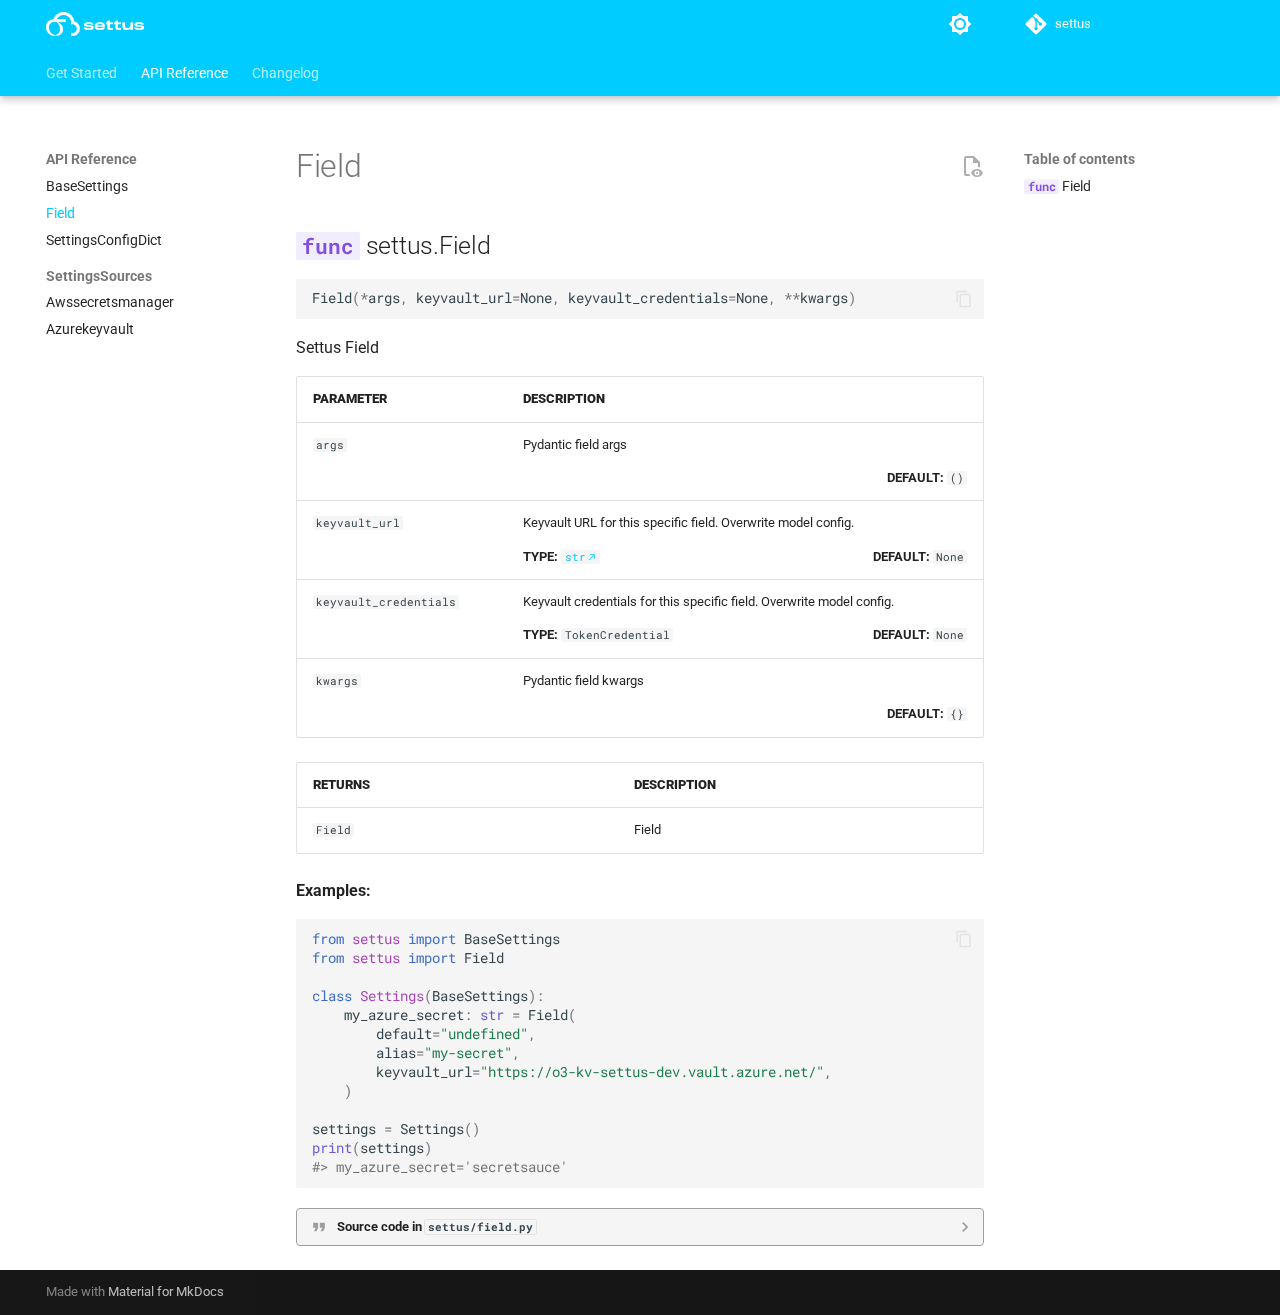
<file: api/field/index.html>
<!doctype html>
<html lang="en" class="no-js">
  <head>
    
      <meta charset="utf-8">
      <meta name="viewport" content="width=device-width,initial-scale=1">
      
        <meta name="description" content="Settings management using Pydantic Settings with could extensions">
      
      
      
        <link rel="canonical" href="https://www.okube.ai/settus/api/field/">
      
      
        <link rel="prev" href="../basesettings/">
      
      
        <link rel="next" href="../settingsconfigdict/">
      
      
      <link rel="icon" href="../../images/logo_sg.png">
      <meta name="generator" content="mkdocs-1.5.3, mkdocs-material-9.5.10">
    
    
      
        <title>Field -  </title>
      
    
    
      <link rel="stylesheet" href="../../assets/stylesheets/main.7e359304.min.css">
      
        
        <link rel="stylesheet" href="../../assets/stylesheets/palette.06af60db.min.css">
      
      


    
    
      
    
    
      
        
        
        <link rel="preconnect" href="https://fonts.gstatic.com" crossorigin>
        <link rel="stylesheet" href="https://fonts.googleapis.com/css?family=Roboto:300,300i,400,400i,700,700i%7CRoboto+Mono:400,400i,700,700i&display=fallback">
        <style>:root{--md-text-font:"Roboto";--md-code-font:"Roboto Mono"}</style>
      
    
    
      <link rel="stylesheet" href="../../assets/_mkdocstrings.css">
    
      <link rel="stylesheet" href="../../stylesheets/extra.css">
    
      <link rel="stylesheet" href="../../stylesheets/mkdocstrings.css">
    
    <script>__md_scope=new URL("../..",location),__md_hash=e=>[...e].reduce((e,_)=>(e<<5)-e+_.charCodeAt(0),0),__md_get=(e,_=localStorage,t=__md_scope)=>JSON.parse(_.getItem(t.pathname+"."+e)),__md_set=(e,_,t=localStorage,a=__md_scope)=>{try{t.setItem(a.pathname+"."+e,JSON.stringify(_))}catch(e){}}</script>
    
      

    
    
    
  </head>
  
  
    
    
      
    
    
    
    
    <body dir="ltr" data-md-color-scheme="slate" data-md-color-primary="indigo" data-md-color-accent="indigo">
  
    
    <input class="md-toggle" data-md-toggle="drawer" type="checkbox" id="__drawer" autocomplete="off">
    <input class="md-toggle" data-md-toggle="search" type="checkbox" id="__search" autocomplete="off">
    <label class="md-overlay" for="__drawer"></label>
    <div data-md-component="skip">
      
        
        <a href="#settus.Field" class="md-skip">
          Skip to content
        </a>
      
    </div>
    <div data-md-component="announce">
      
    </div>
    
    
      

  

<header class="md-header md-header--shadow md-header--lifted" data-md-component="header">
  <nav class="md-header__inner md-grid" aria-label="Header">
    <a href="../.." title=" " class="md-header__button md-logo" aria-label=" " data-md-component="logo">
      
  <img src="../../images/logo_sw_ltw.png" alt="logo">

    </a>
    <label class="md-header__button md-icon" for="__drawer">
      
      <svg xmlns="http://www.w3.org/2000/svg" viewBox="0 0 24 24"><path d="M3 6h18v2H3V6m0 5h18v2H3v-2m0 5h18v2H3v-2Z"/></svg>
    </label>
    <div class="md-header__title" data-md-component="header-title">
      <div class="md-header__ellipsis">
        <div class="md-header__topic">
          <span class="md-ellipsis">
             
          </span>
        </div>
        <div class="md-header__topic" data-md-component="header-topic">
          <span class="md-ellipsis">
            
              Field
            
          </span>
        </div>
      </div>
    </div>
    
      
        <form class="md-header__option" data-md-component="palette">
  
    
    
    
    <input class="md-option" data-md-color-media="(prefers-color-scheme: dark)" data-md-color-scheme="slate" data-md-color-primary="indigo" data-md-color-accent="indigo"  aria-label="Switch to system preference"  type="radio" name="__palette" id="__palette_0">
    
      <label class="md-header__button md-icon" title="Switch to system preference" for="__palette_1" hidden>
        <svg xmlns="http://www.w3.org/2000/svg" viewBox="0 0 24 24"><path d="M12 18c-.89 0-1.74-.2-2.5-.55C11.56 16.5 13 14.42 13 12c0-2.42-1.44-4.5-3.5-5.45C10.26 6.2 11.11 6 12 6a6 6 0 0 1 6 6 6 6 0 0 1-6 6m8-9.31V4h-4.69L12 .69 8.69 4H4v4.69L.69 12 4 15.31V20h4.69L12 23.31 15.31 20H20v-4.69L23.31 12 20 8.69Z"/></svg>
      </label>
    
  
    
    
    
    <input class="md-option" data-md-color-media="(prefers-color-scheme: light)" data-md-color-scheme="default" data-md-color-primary="indigo" data-md-color-accent="indigo"  aria-label="Switch to dark mode"  type="radio" name="__palette" id="__palette_1">
    
      <label class="md-header__button md-icon" title="Switch to dark mode" for="__palette_0" hidden>
        <svg xmlns="http://www.w3.org/2000/svg" viewBox="0 0 24 24"><path d="M12 8a4 4 0 0 0-4 4 4 4 0 0 0 4 4 4 4 0 0 0 4-4 4 4 0 0 0-4-4m0 10a6 6 0 0 1-6-6 6 6 0 0 1 6-6 6 6 0 0 1 6 6 6 6 0 0 1-6 6m8-9.31V4h-4.69L12 .69 8.69 4H4v4.69L.69 12 4 15.31V20h4.69L12 23.31 15.31 20H20v-4.69L23.31 12 20 8.69Z"/></svg>
      </label>
    
  
</form>
      
    
    
      <script>var media,input,key,value,palette=__md_get("__palette");if(palette&&palette.color){"(prefers-color-scheme)"===palette.color.media&&(media=matchMedia("(prefers-color-scheme: light)"),input=document.querySelector(media.matches?"[data-md-color-media='(prefers-color-scheme: light)']":"[data-md-color-media='(prefers-color-scheme: dark)']"),palette.color.media=input.getAttribute("data-md-color-media"),palette.color.scheme=input.getAttribute("data-md-color-scheme"),palette.color.primary=input.getAttribute("data-md-color-primary"),palette.color.accent=input.getAttribute("data-md-color-accent"));for([key,value]of Object.entries(palette.color))document.body.setAttribute("data-md-color-"+key,value)}</script>
    
    
    
    
      <div class="md-header__source">
        <a href="https://github.com/opencubes-ai/settus" title="Go to repository" class="md-source" data-md-component="source">
  <div class="md-source__icon md-icon">
    
    <svg xmlns="http://www.w3.org/2000/svg" viewBox="0 0 448 512"><!--! Font Awesome Free 6.5.1 by @fontawesome - https://fontawesome.com License - https://fontawesome.com/license/free (Icons: CC BY 4.0, Fonts: SIL OFL 1.1, Code: MIT License) Copyright 2023 Fonticons, Inc.--><path d="M439.55 236.05 244 40.45a28.87 28.87 0 0 0-40.81 0l-40.66 40.63 51.52 51.52c27.06-9.14 52.68 16.77 43.39 43.68l49.66 49.66c34.23-11.8 61.18 31 35.47 56.69-26.49 26.49-70.21-2.87-56-37.34L240.22 199v121.85c25.3 12.54 22.26 41.85 9.08 55a34.34 34.34 0 0 1-48.55 0c-17.57-17.6-11.07-46.91 11.25-56v-123c-20.8-8.51-24.6-30.74-18.64-45L142.57 101 8.45 235.14a28.86 28.86 0 0 0 0 40.81l195.61 195.6a28.86 28.86 0 0 0 40.8 0l194.69-194.69a28.86 28.86 0 0 0 0-40.81z"/></svg>
  </div>
  <div class="md-source__repository">
    settus
  </div>
</a>
      </div>
    
  </nav>
  
    
      
<nav class="md-tabs" aria-label="Tabs" data-md-component="tabs">
  <div class="md-grid">
    <ul class="md-tabs__list">
      
        
  
  
  
    
    
      <li class="md-tabs__item">
        <a href="../.." class="md-tabs__link">
          
  
  Get Started

        </a>
      </li>
    
  

      
        
  
  
    
  
  
    
    
      <li class="md-tabs__item md-tabs__item--active">
        <a href="../basesettings/" class="md-tabs__link">
          
  
  API Reference

        </a>
      </li>
    
  

      
        
  
  
  
    <li class="md-tabs__item">
      <a href="../../changelog/" class="md-tabs__link">
        
  
    
  
  Changelog

      </a>
    </li>
  

      
    </ul>
  </div>
</nav>
    
  
</header>
    
    <div class="md-container" data-md-component="container">
      
      
        
      
      <main class="md-main" data-md-component="main">
        <div class="md-main__inner md-grid">
          
            
              
              <div class="md-sidebar md-sidebar--primary" data-md-component="sidebar" data-md-type="navigation" >
                <div class="md-sidebar__scrollwrap">
                  <div class="md-sidebar__inner">
                    


  


<nav class="md-nav md-nav--primary md-nav--lifted" aria-label="Navigation" data-md-level="0">
  <label class="md-nav__title" for="__drawer">
    <a href="../.." title=" " class="md-nav__button md-logo" aria-label=" " data-md-component="logo">
      
  <img src="../../images/logo_sw_ltw.png" alt="logo">

    </a>
     
  </label>
  
    <div class="md-nav__source">
      <a href="https://github.com/opencubes-ai/settus" title="Go to repository" class="md-source" data-md-component="source">
  <div class="md-source__icon md-icon">
    
    <svg xmlns="http://www.w3.org/2000/svg" viewBox="0 0 448 512"><!--! Font Awesome Free 6.5.1 by @fontawesome - https://fontawesome.com License - https://fontawesome.com/license/free (Icons: CC BY 4.0, Fonts: SIL OFL 1.1, Code: MIT License) Copyright 2023 Fonticons, Inc.--><path d="M439.55 236.05 244 40.45a28.87 28.87 0 0 0-40.81 0l-40.66 40.63 51.52 51.52c27.06-9.14 52.68 16.77 43.39 43.68l49.66 49.66c34.23-11.8 61.18 31 35.47 56.69-26.49 26.49-70.21-2.87-56-37.34L240.22 199v121.85c25.3 12.54 22.26 41.85 9.08 55a34.34 34.34 0 0 1-48.55 0c-17.57-17.6-11.07-46.91 11.25-56v-123c-20.8-8.51-24.6-30.74-18.64-45L142.57 101 8.45 235.14a28.86 28.86 0 0 0 0 40.81l195.61 195.6a28.86 28.86 0 0 0 40.8 0l194.69-194.69a28.86 28.86 0 0 0 0-40.81z"/></svg>
  </div>
  <div class="md-source__repository">
    settus
  </div>
</a>
    </div>
  
  <ul class="md-nav__list" data-md-scrollfix>
    
      
      
  
  
  
  
    
    
    
      
      
        
      
    
    
    <li class="md-nav__item md-nav__item--nested">
      
        
        
        <input class="md-nav__toggle md-toggle " type="checkbox" id="__nav_1" >
        
          
          <label class="md-nav__link" for="__nav_1" id="__nav_1_label" tabindex="0">
            
  
  <span class="md-ellipsis">
    Get Started
  </span>
  

            <span class="md-nav__icon md-icon"></span>
          </label>
        
        <nav class="md-nav" data-md-level="1" aria-labelledby="__nav_1_label" aria-expanded="false">
          <label class="md-nav__title" for="__nav_1">
            <span class="md-nav__icon md-icon"></span>
            Get Started
          </label>
          <ul class="md-nav__list" data-md-scrollfix>
            
              
                
  
  
  
  
    <li class="md-nav__item">
      <a href="../.." class="md-nav__link">
        
  
  <span class="md-ellipsis">
    About
  </span>
  

      </a>
    </li>
  

              
            
              
                
  
  
  
  
    <li class="md-nav__item">
      <a href="../../install/" class="md-nav__link">
        
  
  <span class="md-ellipsis">
    Installation
  </span>
  

      </a>
    </li>
  

              
            
              
                
  
  
  
  
    <li class="md-nav__item">
      <a href="../../quickstart/" class="md-nav__link">
        
  
  <span class="md-ellipsis">
    Quickstart
  </span>
  

      </a>
    </li>
  

              
            
          </ul>
        </nav>
      
    </li>
  

    
      
      
  
  
    
  
  
  
    
    
    
      
        
        
      
      
        
      
    
    
    <li class="md-nav__item md-nav__item--active md-nav__item--section md-nav__item--nested">
      
        
        
        <input class="md-nav__toggle md-toggle " type="checkbox" id="__nav_2" checked>
        
          
          <label class="md-nav__link" for="__nav_2" id="__nav_2_label" tabindex="">
            
  
  <span class="md-ellipsis">
    API Reference
  </span>
  

            <span class="md-nav__icon md-icon"></span>
          </label>
        
        <nav class="md-nav" data-md-level="1" aria-labelledby="__nav_2_label" aria-expanded="true">
          <label class="md-nav__title" for="__nav_2">
            <span class="md-nav__icon md-icon"></span>
            API Reference
          </label>
          <ul class="md-nav__list" data-md-scrollfix>
            
              
                
  
  
  
  
    <li class="md-nav__item">
      <a href="../basesettings/" class="md-nav__link">
        
  
  <span class="md-ellipsis">
    BaseSettings
  </span>
  

      </a>
    </li>
  

              
            
              
                
  
  
    
  
  
  
    <li class="md-nav__item md-nav__item--active">
      
      <input class="md-nav__toggle md-toggle" type="checkbox" id="__toc">
      
      
      
        <label class="md-nav__link md-nav__link--active" for="__toc">
          
  
  <span class="md-ellipsis">
    Field
  </span>
  

          <span class="md-nav__icon md-icon"></span>
        </label>
      
      <a href="./" class="md-nav__link md-nav__link--active">
        
  
  <span class="md-ellipsis">
    Field
  </span>
  

      </a>
      
        

<nav class="md-nav md-nav--secondary" aria-label="Table of contents">
  
  
  
  
    <label class="md-nav__title" for="__toc">
      <span class="md-nav__icon md-icon"></span>
      Table of contents
    </label>
    <ul class="md-nav__list" data-md-component="toc" data-md-scrollfix>
      
        <li class="md-nav__item">
  <a href="#settus.Field" class="md-nav__link">
    <span class="md-ellipsis">
      <code class="doc-symbol doc-symbol-toc doc-symbol-function"></code>&nbsp;Field
    </span>
  </a>
  
</li>
      
    </ul>
  
</nav>
      
    </li>
  

              
            
              
                
  
  
  
  
    <li class="md-nav__item">
      <a href="../settingsconfigdict/" class="md-nav__link">
        
  
  <span class="md-ellipsis">
    SettingsConfigDict
  </span>
  

      </a>
    </li>
  

              
            
              
                
  
  
  
  
    
    
    
      
      
        
          
          
        
      
    
    
    <li class="md-nav__item md-nav__item--section md-nav__item--nested">
      
        
        
        <input class="md-nav__toggle md-toggle " type="checkbox" id="__nav_2_4" >
        
          
          <label class="md-nav__link" for="__nav_2_4" id="__nav_2_4_label" tabindex="">
            
  
  <span class="md-ellipsis">
    SettingsSources
  </span>
  

            <span class="md-nav__icon md-icon"></span>
          </label>
        
        <nav class="md-nav" data-md-level="2" aria-labelledby="__nav_2_4_label" aria-expanded="false">
          <label class="md-nav__title" for="__nav_2_4">
            <span class="md-nav__icon md-icon"></span>
            SettingsSources
          </label>
          <ul class="md-nav__list" data-md-scrollfix>
            
              
                
  
  
  
  
    <li class="md-nav__item">
      <a href="../settingssources/awssecretsmanager/" class="md-nav__link">
        
  
  <span class="md-ellipsis">
    Awssecretsmanager
  </span>
  

      </a>
    </li>
  

              
            
              
                
  
  
  
  
    <li class="md-nav__item">
      <a href="../settingssources/azurekeyvault/" class="md-nav__link">
        
  
  <span class="md-ellipsis">
    Azurekeyvault
  </span>
  

      </a>
    </li>
  

              
            
          </ul>
        </nav>
      
    </li>
  

              
            
          </ul>
        </nav>
      
    </li>
  

    
      
      
  
  
  
  
    <li class="md-nav__item">
      <a href="../../changelog/" class="md-nav__link">
        
  
  <span class="md-ellipsis">
    Changelog
  </span>
  

      </a>
    </li>
  

    
  </ul>
</nav>
                  </div>
                </div>
              </div>
            
            
              
              <div class="md-sidebar md-sidebar--secondary" data-md-component="sidebar" data-md-type="toc" >
                <div class="md-sidebar__scrollwrap">
                  <div class="md-sidebar__inner">
                    

<nav class="md-nav md-nav--secondary" aria-label="Table of contents">
  
  
  
  
    <label class="md-nav__title" for="__toc">
      <span class="md-nav__icon md-icon"></span>
      Table of contents
    </label>
    <ul class="md-nav__list" data-md-component="toc" data-md-scrollfix>
      
        <li class="md-nav__item">
  <a href="#settus.Field" class="md-nav__link">
    <span class="md-ellipsis">
      <code class="doc-symbol doc-symbol-toc doc-symbol-function"></code>&nbsp;Field
    </span>
  </a>
  
</li>
      
    </ul>
  
</nav>
                  </div>
                </div>
              </div>
            
          
          
            <div class="md-content" data-md-component="content">
              <article class="md-content__inner md-typeset">
                
                  

  
  
    
      
    
    <a href="https://github.com/opencubes-ai/settus/raw/master/docs/api/field.md" title="View source of this page" class="md-content__button md-icon">
      
      <svg xmlns="http://www.w3.org/2000/svg" viewBox="0 0 24 24"><path d="M17 18c.56 0 1 .44 1 1s-.44 1-1 1-1-.44-1-1 .44-1 1-1m0-3c-2.73 0-5.06 1.66-6 4 .94 2.34 3.27 4 6 4s5.06-1.66 6-4c-.94-2.34-3.27-4-6-4m0 6.5a2.5 2.5 0 0 1-2.5-2.5 2.5 2.5 0 0 1 2.5-2.5 2.5 2.5 0 0 1 2.5 2.5 2.5 2.5 0 0 1-2.5 2.5M9.27 20H6V4h7v5h5v4.07c.7.08 1.36.25 2 .49V8l-6-6H6a2 2 0 0 0-2 2v16a2 2 0 0 0 2 2h4.5a8.15 8.15 0 0 1-1.23-2Z"/></svg>
    </a>
  


  <h1>Field</h1>

<div class="doc doc-object doc-function">



<h2 id="settus.Field" class="doc doc-heading">
<code class="doc-symbol doc-symbol-heading doc-symbol-function"></code>          <span class="doc doc-object-name doc-function-name">settus.Field</span>


<a href="#settus.Field" class="headerlink" title="Permanent link">¤</a></h2>
<div class="doc-signature highlight"><pre><span></span><code><span class="n">Field</span><span class="p">(</span><span class="o">*</span><span class="n">args</span><span class="p">,</span> <span class="n">keyvault_url</span><span class="o">=</span><span class="kc">None</span><span class="p">,</span> <span class="n">keyvault_credentials</span><span class="o">=</span><span class="kc">None</span><span class="p">,</span> <span class="o">**</span><span class="n">kwargs</span><span class="p">)</span>
</code></pre></div>

  <div class="doc doc-contents first">
  
      <p>Settus Field</p>



  <table>
    <thead>
      <tr>
        <th><b>PARAMETER</b></th>
        <th><b> DESCRIPTION</b></th>
      </tr>
    </thead>
    <tbody>
        <tr>
          <td><code>args</code></td>
          <td class="doc-param-details">
            <div class="doc-md-description">
              <p>Pydantic field args</p>
            </div>
            <p>
                <span class="doc-param-default">
                  <b>DEFAULT:</b> 
                    <code>()</code>
                </span>
            </p>
          </td>
        </tr>
        <tr>
          <td><code>keyvault_url</code></td>
          <td class="doc-param-details">
            <div class="doc-md-description">
              <p>Keyvault URL for this specific field. Overwrite model config.</p>
            </div>
            <p>
                <span class="doc-param-annotation">
                  <b>TYPE:</b>
                    <code><a class="autorefs autorefs-external" href="https://docs.python.org/3/library/stdtypes.html#str">str</a></code>
                </span>
                <span class="doc-param-default">
                  <b>DEFAULT:</b> 
                    <code>None</code>
                </span>
            </p>
          </td>
        </tr>
        <tr>
          <td><code>keyvault_credentials</code></td>
          <td class="doc-param-details">
            <div class="doc-md-description">
              <p>Keyvault credentials for this specific field.  Overwrite model config.</p>
            </div>
            <p>
                <span class="doc-param-annotation">
                  <b>TYPE:</b>
                    <code><span title="azure.core.credentials.TokenCredential">TokenCredential</span></code>
                </span>
                <span class="doc-param-default">
                  <b>DEFAULT:</b> 
                    <code>None</code>
                </span>
            </p>
          </td>
        </tr>
        <tr>
          <td><code>kwargs</code></td>
          <td class="doc-param-details">
            <div class="doc-md-description">
              <p>Pydantic field kwargs</p>
            </div>
            <p>
                <span class="doc-param-default">
                  <b>DEFAULT:</b> 
                    <code>{}</code>
                </span>
            </p>
          </td>
        </tr>
    </tbody>
  </table>



  <table>
    <thead>
      <tr>
        <th><b>RETURNS</b></th>
        <th><b>DESCRIPTION</b></th>
      </tr>
    </thead>
    <tbody>
        <tr>
          <td>
              <span class="doc-returns-annotation">
                  <code><span title="pydantic.Field">Field</span></code>
              </span>
          </td>
          <td class="doc-returns-details">
            <div class="doc-md-description">
              <p>Field</p>
            </div>
          </td>
        </tr>
    </tbody>
  </table>



<p><strong>Examples:</strong></p>
    <div class="highlight"><pre><span></span><code><span class="kn">from</span> <span class="nn">settus</span> <span class="kn">import</span> <span class="n">BaseSettings</span>
<span class="kn">from</span> <span class="nn">settus</span> <span class="kn">import</span> <span class="n">Field</span>

<span class="k">class</span> <span class="nc">Settings</span><span class="p">(</span><span class="n">BaseSettings</span><span class="p">):</span>
    <span class="n">my_azure_secret</span><span class="p">:</span> <span class="nb">str</span> <span class="o">=</span> <span class="n">Field</span><span class="p">(</span>
        <span class="n">default</span><span class="o">=</span><span class="s2">&quot;undefined&quot;</span><span class="p">,</span>
        <span class="n">alias</span><span class="o">=</span><span class="s2">&quot;my-secret&quot;</span><span class="p">,</span>
        <span class="n">keyvault_url</span><span class="o">=</span><span class="s2">&quot;https://o3-kv-settus-dev.vault.azure.net/&quot;</span><span class="p">,</span>
    <span class="p">)</span>

<span class="n">settings</span> <span class="o">=</span> <span class="n">Settings</span><span class="p">()</span>
<span class="nb">print</span><span class="p">(</span><span class="n">settings</span><span class="p">)</span>
<span class="c1">#&gt; my_azure_secret=&#39;secretsauce&#39;</span>
</code></pre></div>

          <details class="quote">
            <summary>Source code in <code>settus/field.py</code></summary>
            <div class="highlight"><table class="highlighttable"><tr><td class="linenos"><div class="linenodiv"><pre><span></span><span class="normal">21</span>
<span class="normal">22</span>
<span class="normal">23</span>
<span class="normal">24</span>
<span class="normal">25</span>
<span class="normal">26</span>
<span class="normal">27</span>
<span class="normal">28</span>
<span class="normal">29</span>
<span class="normal">30</span>
<span class="normal">31</span>
<span class="normal">32</span>
<span class="normal">33</span>
<span class="normal">34</span>
<span class="normal">35</span>
<span class="normal">36</span>
<span class="normal">37</span>
<span class="normal">38</span>
<span class="normal">39</span>
<span class="normal">40</span>
<span class="normal">41</span>
<span class="normal">42</span>
<span class="normal">43</span>
<span class="normal">44</span>
<span class="normal">45</span>
<span class="normal">46</span>
<span class="normal">47</span>
<span class="normal">48</span>
<span class="normal">49</span>
<span class="normal">50</span>
<span class="normal">51</span>
<span class="normal">52</span>
<span class="normal">53</span>
<span class="normal">54</span>
<span class="normal">55</span>
<span class="normal">56</span>
<span class="normal">57</span>
<span class="normal">58</span>
<span class="normal">59</span>
<span class="normal">60</span>
<span class="normal">61</span>
<span class="normal">62</span>
<span class="normal">63</span>
<span class="normal">64</span>
<span class="normal">65</span>
<span class="normal">66</span>
<span class="normal">67</span>
<span class="normal">68</span>
<span class="normal">69</span>
<span class="normal">70</span>
<span class="normal">71</span></pre></div></td><td class="code"><div><pre><span></span><code><span class="k">def</span> <span class="nf">Field</span><span class="p">(</span>
    <span class="o">*</span><span class="n">args</span><span class="p">,</span>
    <span class="n">keyvault_url</span><span class="p">:</span> <span class="nb">str</span> <span class="o">=</span> <span class="kc">None</span><span class="p">,</span>
    <span class="n">keyvault_credentials</span><span class="p">:</span> <span class="n">C</span> <span class="o">=</span> <span class="kc">None</span><span class="p">,</span>
    <span class="o">**</span><span class="n">kwargs</span><span class="p">,</span>
<span class="p">)</span> <span class="o">-&gt;</span> <span class="n">_Field</span><span class="p">:</span>
<span class="w">    </span><span class="sd">&quot;&quot;&quot;</span>
<span class="sd">    Settus Field</span>

<span class="sd">    Parameters</span>
<span class="sd">    ----------</span>
<span class="sd">    args:</span>
<span class="sd">        Pydantic field args</span>
<span class="sd">    keyvault_url:</span>
<span class="sd">        Keyvault URL for this specific field. Overwrite model config.</span>
<span class="sd">    keyvault_credentials</span>
<span class="sd">        Keyvault credentials for this specific field.  Overwrite model config.</span>
<span class="sd">    kwargs</span>
<span class="sd">        Pydantic field kwargs</span>

<span class="sd">    Returns</span>
<span class="sd">    -------</span>
<span class="sd">    :</span>
<span class="sd">        Field</span>

<span class="sd">    Examples</span>
<span class="sd">    --------</span>
<span class="sd">    ```py</span>
<span class="sd">    from settus import BaseSettings</span>
<span class="sd">    from settus import Field</span>

<span class="sd">    class Settings(BaseSettings):</span>
<span class="sd">        my_azure_secret: str = Field(</span>
<span class="sd">            default=&quot;undefined&quot;,</span>
<span class="sd">            alias=&quot;my-secret&quot;,</span>
<span class="sd">            keyvault_url=&quot;https://o3-kv-settus-dev.vault.azure.net/&quot;,</span>
<span class="sd">        )</span>

<span class="sd">    settings = Settings()</span>
<span class="sd">    print(settings)</span>
<span class="sd">    #&gt; my_azure_secret=&#39;secretsauce&#39;</span>
<span class="sd">    ```</span>
<span class="sd">    &quot;&quot;&quot;</span>
    <span class="n">field_info</span> <span class="o">=</span> <span class="n">_Field</span><span class="p">(</span>
        <span class="o">*</span><span class="n">args</span><span class="p">,</span>
        <span class="n">keyvault_url</span><span class="o">=</span><span class="n">keyvault_url</span><span class="p">,</span>
        <span class="n">keyvault_credentials</span><span class="o">=</span><span class="n">keyvault_credentials</span><span class="p">,</span>
        <span class="o">**</span><span class="n">kwargs</span><span class="p">,</span>
    <span class="p">)</span>
    <span class="c1"># TODO: Create instance of FieldInfo instead of _FieldInfo</span>
    <span class="k">return</span> <span class="n">field_info</span>
</code></pre></div></td></tr></table></div>
          </details>
  </div>

</div>












                
              </article>
            </div>
          
          
<script>var target=document.getElementById(location.hash.slice(1));target&&target.name&&(target.checked=target.name.startsWith("__tabbed_"))</script>
        </div>
        
      </main>
      
        <footer class="md-footer">
  
  <div class="md-footer-meta md-typeset">
    <div class="md-footer-meta__inner md-grid">
      <div class="md-copyright">
  
  
    Made with
    <a href="https://squidfunk.github.io/mkdocs-material/" target="_blank" rel="noopener">
      Material for MkDocs
    </a>
  
</div>
      
    </div>
  </div>
</footer>
      
    </div>
    <div class="md-dialog" data-md-component="dialog">
      <div class="md-dialog__inner md-typeset"></div>
    </div>
    
      <div class="md-progress" data-md-component="progress" role="progressbar"></div>
    
    
    <script id="__config" type="application/json">{"base": "../..", "features": ["content.action.view", "content.code.copy", "content.code.select", "content.code.annotate", "navigation.instant", "navigation.instant.prefetch", "navigation.instant.progress", "navigation.sections", "navigation.tracking", "navigation.tabs", "navigation.tabs.sticky", "navigation.path", "search.highlight", "search.suggest", "toc.follow"], "search": "../../assets/javascripts/workers/search.b8dbb3d2.min.js", "translations": {"clipboard.copied": "Copied to clipboard", "clipboard.copy": "Copy to clipboard", "search.result.more.one": "1 more on this page", "search.result.more.other": "# more on this page", "search.result.none": "No matching documents", "search.result.one": "1 matching document", "search.result.other": "# matching documents", "search.result.placeholder": "Type to start searching", "search.result.term.missing": "Missing", "select.version": "Select version"}}</script>
    
    
      <script src="../../assets/javascripts/bundle.8fd75fb4.min.js"></script>
      
    
  </body>
</html>
</file>
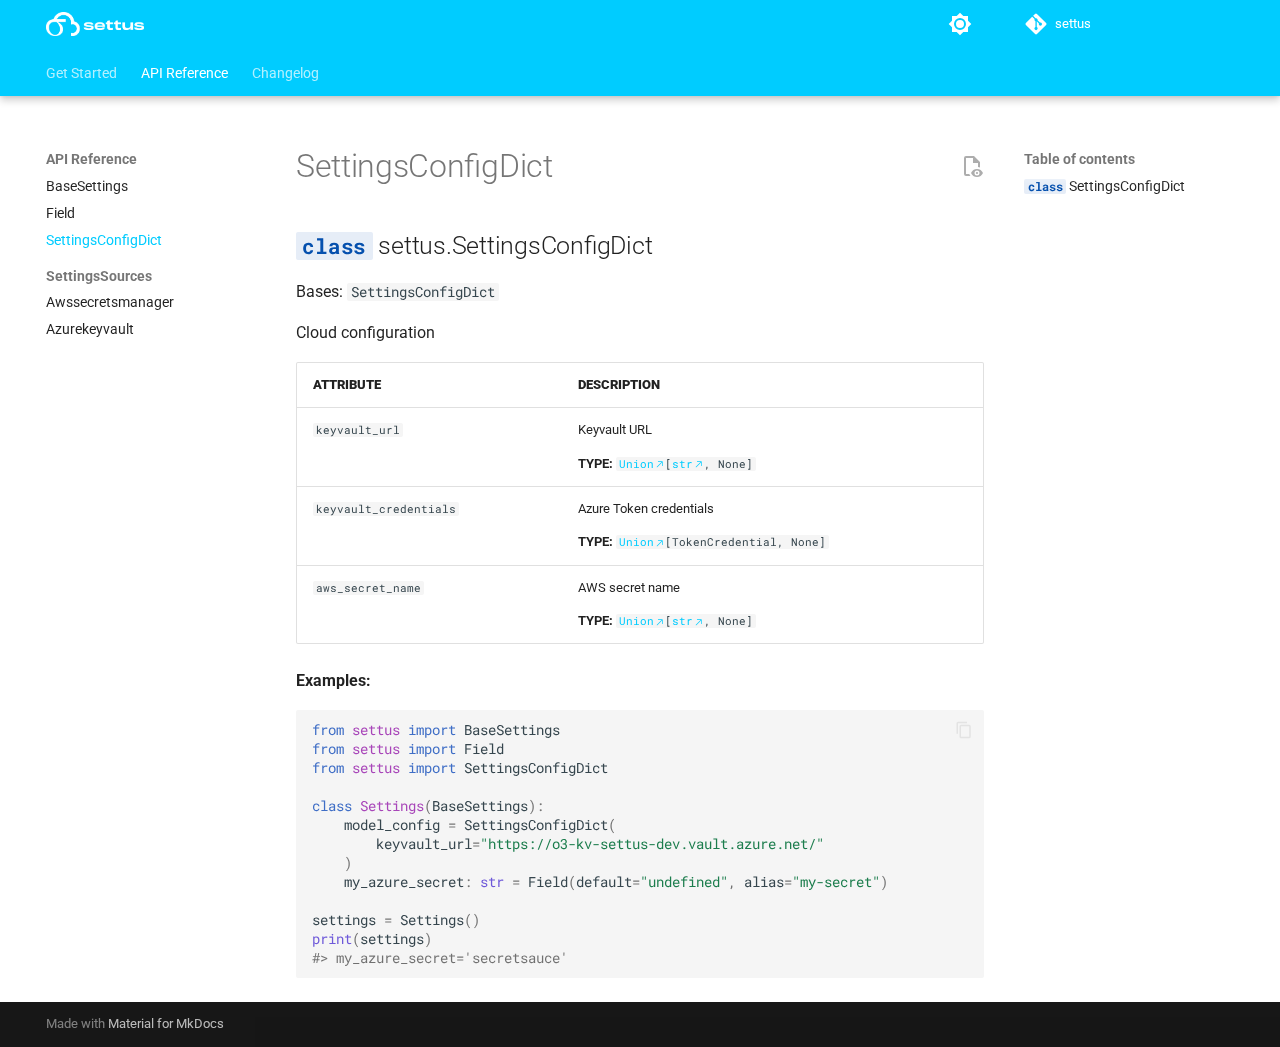
<file: api/settingsconfigdict/index.html>
<!doctype html>
<html lang="en" class="no-js">
  <head>
    
      <meta charset="utf-8">
      <meta name="viewport" content="width=device-width,initial-scale=1">
      
        <meta name="description" content="Settings management using Pydantic Settings with could extensions">
      
      
      
        <link rel="canonical" href="https://www.okube.ai/settus/api/settingsconfigdict/">
      
      
        <link rel="prev" href="../field/">
      
      
        <link rel="next" href="../settingssources/awssecretsmanager/">
      
      
      <link rel="icon" href="../../images/logo_sg.png">
      <meta name="generator" content="mkdocs-1.5.3, mkdocs-material-9.5.10">
    
    
      
        <title>SettingsConfigDict -  </title>
      
    
    
      <link rel="stylesheet" href="../../assets/stylesheets/main.7e359304.min.css">
      
        
        <link rel="stylesheet" href="../../assets/stylesheets/palette.06af60db.min.css">
      
      


    
    
      
    
    
      
        
        
        <link rel="preconnect" href="https://fonts.gstatic.com" crossorigin>
        <link rel="stylesheet" href="https://fonts.googleapis.com/css?family=Roboto:300,300i,400,400i,700,700i%7CRoboto+Mono:400,400i,700,700i&display=fallback">
        <style>:root{--md-text-font:"Roboto";--md-code-font:"Roboto Mono"}</style>
      
    
    
      <link rel="stylesheet" href="../../assets/_mkdocstrings.css">
    
      <link rel="stylesheet" href="../../stylesheets/extra.css">
    
      <link rel="stylesheet" href="../../stylesheets/mkdocstrings.css">
    
    <script>__md_scope=new URL("../..",location),__md_hash=e=>[...e].reduce((e,_)=>(e<<5)-e+_.charCodeAt(0),0),__md_get=(e,_=localStorage,t=__md_scope)=>JSON.parse(_.getItem(t.pathname+"."+e)),__md_set=(e,_,t=localStorage,a=__md_scope)=>{try{t.setItem(a.pathname+"."+e,JSON.stringify(_))}catch(e){}}</script>
    
      

    
    
    
  </head>
  
  
    
    
      
    
    
    
    
    <body dir="ltr" data-md-color-scheme="slate" data-md-color-primary="indigo" data-md-color-accent="indigo">
  
    
    <input class="md-toggle" data-md-toggle="drawer" type="checkbox" id="__drawer" autocomplete="off">
    <input class="md-toggle" data-md-toggle="search" type="checkbox" id="__search" autocomplete="off">
    <label class="md-overlay" for="__drawer"></label>
    <div data-md-component="skip">
      
        
        <a href="#settus.SettingsConfigDict" class="md-skip">
          Skip to content
        </a>
      
    </div>
    <div data-md-component="announce">
      
    </div>
    
    
      

  

<header class="md-header md-header--shadow md-header--lifted" data-md-component="header">
  <nav class="md-header__inner md-grid" aria-label="Header">
    <a href="../.." title=" " class="md-header__button md-logo" aria-label=" " data-md-component="logo">
      
  <img src="../../images/logo_sw_ltw.png" alt="logo">

    </a>
    <label class="md-header__button md-icon" for="__drawer">
      
      <svg xmlns="http://www.w3.org/2000/svg" viewBox="0 0 24 24"><path d="M3 6h18v2H3V6m0 5h18v2H3v-2m0 5h18v2H3v-2Z"/></svg>
    </label>
    <div class="md-header__title" data-md-component="header-title">
      <div class="md-header__ellipsis">
        <div class="md-header__topic">
          <span class="md-ellipsis">
             
          </span>
        </div>
        <div class="md-header__topic" data-md-component="header-topic">
          <span class="md-ellipsis">
            
              SettingsConfigDict
            
          </span>
        </div>
      </div>
    </div>
    
      
        <form class="md-header__option" data-md-component="palette">
  
    
    
    
    <input class="md-option" data-md-color-media="(prefers-color-scheme: dark)" data-md-color-scheme="slate" data-md-color-primary="indigo" data-md-color-accent="indigo"  aria-label="Switch to system preference"  type="radio" name="__palette" id="__palette_0">
    
      <label class="md-header__button md-icon" title="Switch to system preference" for="__palette_1" hidden>
        <svg xmlns="http://www.w3.org/2000/svg" viewBox="0 0 24 24"><path d="M12 18c-.89 0-1.74-.2-2.5-.55C11.56 16.5 13 14.42 13 12c0-2.42-1.44-4.5-3.5-5.45C10.26 6.2 11.11 6 12 6a6 6 0 0 1 6 6 6 6 0 0 1-6 6m8-9.31V4h-4.69L12 .69 8.69 4H4v4.69L.69 12 4 15.31V20h4.69L12 23.31 15.31 20H20v-4.69L23.31 12 20 8.69Z"/></svg>
      </label>
    
  
    
    
    
    <input class="md-option" data-md-color-media="(prefers-color-scheme: light)" data-md-color-scheme="default" data-md-color-primary="indigo" data-md-color-accent="indigo"  aria-label="Switch to dark mode"  type="radio" name="__palette" id="__palette_1">
    
      <label class="md-header__button md-icon" title="Switch to dark mode" for="__palette_0" hidden>
        <svg xmlns="http://www.w3.org/2000/svg" viewBox="0 0 24 24"><path d="M12 8a4 4 0 0 0-4 4 4 4 0 0 0 4 4 4 4 0 0 0 4-4 4 4 0 0 0-4-4m0 10a6 6 0 0 1-6-6 6 6 0 0 1 6-6 6 6 0 0 1 6 6 6 6 0 0 1-6 6m8-9.31V4h-4.69L12 .69 8.69 4H4v4.69L.69 12 4 15.31V20h4.69L12 23.31 15.31 20H20v-4.69L23.31 12 20 8.69Z"/></svg>
      </label>
    
  
</form>
      
    
    
      <script>var media,input,key,value,palette=__md_get("__palette");if(palette&&palette.color){"(prefers-color-scheme)"===palette.color.media&&(media=matchMedia("(prefers-color-scheme: light)"),input=document.querySelector(media.matches?"[data-md-color-media='(prefers-color-scheme: light)']":"[data-md-color-media='(prefers-color-scheme: dark)']"),palette.color.media=input.getAttribute("data-md-color-media"),palette.color.scheme=input.getAttribute("data-md-color-scheme"),palette.color.primary=input.getAttribute("data-md-color-primary"),palette.color.accent=input.getAttribute("data-md-color-accent"));for([key,value]of Object.entries(palette.color))document.body.setAttribute("data-md-color-"+key,value)}</script>
    
    
    
    
      <div class="md-header__source">
        <a href="https://github.com/opencubes-ai/settus" title="Go to repository" class="md-source" data-md-component="source">
  <div class="md-source__icon md-icon">
    
    <svg xmlns="http://www.w3.org/2000/svg" viewBox="0 0 448 512"><!--! Font Awesome Free 6.5.1 by @fontawesome - https://fontawesome.com License - https://fontawesome.com/license/free (Icons: CC BY 4.0, Fonts: SIL OFL 1.1, Code: MIT License) Copyright 2023 Fonticons, Inc.--><path d="M439.55 236.05 244 40.45a28.87 28.87 0 0 0-40.81 0l-40.66 40.63 51.52 51.52c27.06-9.14 52.68 16.77 43.39 43.68l49.66 49.66c34.23-11.8 61.18 31 35.47 56.69-26.49 26.49-70.21-2.87-56-37.34L240.22 199v121.85c25.3 12.54 22.26 41.85 9.08 55a34.34 34.34 0 0 1-48.55 0c-17.57-17.6-11.07-46.91 11.25-56v-123c-20.8-8.51-24.6-30.74-18.64-45L142.57 101 8.45 235.14a28.86 28.86 0 0 0 0 40.81l195.61 195.6a28.86 28.86 0 0 0 40.8 0l194.69-194.69a28.86 28.86 0 0 0 0-40.81z"/></svg>
  </div>
  <div class="md-source__repository">
    settus
  </div>
</a>
      </div>
    
  </nav>
  
    
      
<nav class="md-tabs" aria-label="Tabs" data-md-component="tabs">
  <div class="md-grid">
    <ul class="md-tabs__list">
      
        
  
  
  
    
    
      <li class="md-tabs__item">
        <a href="../.." class="md-tabs__link">
          
  
  Get Started

        </a>
      </li>
    
  

      
        
  
  
    
  
  
    
    
      <li class="md-tabs__item md-tabs__item--active">
        <a href="../basesettings/" class="md-tabs__link">
          
  
  API Reference

        </a>
      </li>
    
  

      
        
  
  
  
    <li class="md-tabs__item">
      <a href="../../changelog/" class="md-tabs__link">
        
  
    
  
  Changelog

      </a>
    </li>
  

      
    </ul>
  </div>
</nav>
    
  
</header>
    
    <div class="md-container" data-md-component="container">
      
      
        
      
      <main class="md-main" data-md-component="main">
        <div class="md-main__inner md-grid">
          
            
              
              <div class="md-sidebar md-sidebar--primary" data-md-component="sidebar" data-md-type="navigation" >
                <div class="md-sidebar__scrollwrap">
                  <div class="md-sidebar__inner">
                    


  


<nav class="md-nav md-nav--primary md-nav--lifted" aria-label="Navigation" data-md-level="0">
  <label class="md-nav__title" for="__drawer">
    <a href="../.." title=" " class="md-nav__button md-logo" aria-label=" " data-md-component="logo">
      
  <img src="../../images/logo_sw_ltw.png" alt="logo">

    </a>
     
  </label>
  
    <div class="md-nav__source">
      <a href="https://github.com/opencubes-ai/settus" title="Go to repository" class="md-source" data-md-component="source">
  <div class="md-source__icon md-icon">
    
    <svg xmlns="http://www.w3.org/2000/svg" viewBox="0 0 448 512"><!--! Font Awesome Free 6.5.1 by @fontawesome - https://fontawesome.com License - https://fontawesome.com/license/free (Icons: CC BY 4.0, Fonts: SIL OFL 1.1, Code: MIT License) Copyright 2023 Fonticons, Inc.--><path d="M439.55 236.05 244 40.45a28.87 28.87 0 0 0-40.81 0l-40.66 40.63 51.52 51.52c27.06-9.14 52.68 16.77 43.39 43.68l49.66 49.66c34.23-11.8 61.18 31 35.47 56.69-26.49 26.49-70.21-2.87-56-37.34L240.22 199v121.85c25.3 12.54 22.26 41.85 9.08 55a34.34 34.34 0 0 1-48.55 0c-17.57-17.6-11.07-46.91 11.25-56v-123c-20.8-8.51-24.6-30.74-18.64-45L142.57 101 8.45 235.14a28.86 28.86 0 0 0 0 40.81l195.61 195.6a28.86 28.86 0 0 0 40.8 0l194.69-194.69a28.86 28.86 0 0 0 0-40.81z"/></svg>
  </div>
  <div class="md-source__repository">
    settus
  </div>
</a>
    </div>
  
  <ul class="md-nav__list" data-md-scrollfix>
    
      
      
  
  
  
  
    
    
    
      
      
        
      
    
    
    <li class="md-nav__item md-nav__item--nested">
      
        
        
        <input class="md-nav__toggle md-toggle " type="checkbox" id="__nav_1" >
        
          
          <label class="md-nav__link" for="__nav_1" id="__nav_1_label" tabindex="0">
            
  
  <span class="md-ellipsis">
    Get Started
  </span>
  

            <span class="md-nav__icon md-icon"></span>
          </label>
        
        <nav class="md-nav" data-md-level="1" aria-labelledby="__nav_1_label" aria-expanded="false">
          <label class="md-nav__title" for="__nav_1">
            <span class="md-nav__icon md-icon"></span>
            Get Started
          </label>
          <ul class="md-nav__list" data-md-scrollfix>
            
              
                
  
  
  
  
    <li class="md-nav__item">
      <a href="../.." class="md-nav__link">
        
  
  <span class="md-ellipsis">
    About
  </span>
  

      </a>
    </li>
  

              
            
              
                
  
  
  
  
    <li class="md-nav__item">
      <a href="../../install/" class="md-nav__link">
        
  
  <span class="md-ellipsis">
    Installation
  </span>
  

      </a>
    </li>
  

              
            
              
                
  
  
  
  
    <li class="md-nav__item">
      <a href="../../quickstart/" class="md-nav__link">
        
  
  <span class="md-ellipsis">
    Quickstart
  </span>
  

      </a>
    </li>
  

              
            
          </ul>
        </nav>
      
    </li>
  

    
      
      
  
  
    
  
  
  
    
    
    
      
        
        
      
      
        
      
    
    
    <li class="md-nav__item md-nav__item--active md-nav__item--section md-nav__item--nested">
      
        
        
        <input class="md-nav__toggle md-toggle " type="checkbox" id="__nav_2" checked>
        
          
          <label class="md-nav__link" for="__nav_2" id="__nav_2_label" tabindex="">
            
  
  <span class="md-ellipsis">
    API Reference
  </span>
  

            <span class="md-nav__icon md-icon"></span>
          </label>
        
        <nav class="md-nav" data-md-level="1" aria-labelledby="__nav_2_label" aria-expanded="true">
          <label class="md-nav__title" for="__nav_2">
            <span class="md-nav__icon md-icon"></span>
            API Reference
          </label>
          <ul class="md-nav__list" data-md-scrollfix>
            
              
                
  
  
  
  
    <li class="md-nav__item">
      <a href="../basesettings/" class="md-nav__link">
        
  
  <span class="md-ellipsis">
    BaseSettings
  </span>
  

      </a>
    </li>
  

              
            
              
                
  
  
  
  
    <li class="md-nav__item">
      <a href="../field/" class="md-nav__link">
        
  
  <span class="md-ellipsis">
    Field
  </span>
  

      </a>
    </li>
  

              
            
              
                
  
  
    
  
  
  
    <li class="md-nav__item md-nav__item--active">
      
      <input class="md-nav__toggle md-toggle" type="checkbox" id="__toc">
      
      
      
        <label class="md-nav__link md-nav__link--active" for="__toc">
          
  
  <span class="md-ellipsis">
    SettingsConfigDict
  </span>
  

          <span class="md-nav__icon md-icon"></span>
        </label>
      
      <a href="./" class="md-nav__link md-nav__link--active">
        
  
  <span class="md-ellipsis">
    SettingsConfigDict
  </span>
  

      </a>
      
        

<nav class="md-nav md-nav--secondary" aria-label="Table of contents">
  
  
  
  
    <label class="md-nav__title" for="__toc">
      <span class="md-nav__icon md-icon"></span>
      Table of contents
    </label>
    <ul class="md-nav__list" data-md-component="toc" data-md-scrollfix>
      
        <li class="md-nav__item">
  <a href="#settus.SettingsConfigDict" class="md-nav__link">
    <span class="md-ellipsis">
      <code class="doc-symbol doc-symbol-toc doc-symbol-class"></code>&nbsp;SettingsConfigDict
    </span>
  </a>
  
</li>
      
    </ul>
  
</nav>
      
    </li>
  

              
            
              
                
  
  
  
  
    
    
    
      
      
        
          
          
        
      
    
    
    <li class="md-nav__item md-nav__item--section md-nav__item--nested">
      
        
        
        <input class="md-nav__toggle md-toggle " type="checkbox" id="__nav_2_4" >
        
          
          <label class="md-nav__link" for="__nav_2_4" id="__nav_2_4_label" tabindex="">
            
  
  <span class="md-ellipsis">
    SettingsSources
  </span>
  

            <span class="md-nav__icon md-icon"></span>
          </label>
        
        <nav class="md-nav" data-md-level="2" aria-labelledby="__nav_2_4_label" aria-expanded="false">
          <label class="md-nav__title" for="__nav_2_4">
            <span class="md-nav__icon md-icon"></span>
            SettingsSources
          </label>
          <ul class="md-nav__list" data-md-scrollfix>
            
              
                
  
  
  
  
    <li class="md-nav__item">
      <a href="../settingssources/awssecretsmanager/" class="md-nav__link">
        
  
  <span class="md-ellipsis">
    Awssecretsmanager
  </span>
  

      </a>
    </li>
  

              
            
              
                
  
  
  
  
    <li class="md-nav__item">
      <a href="../settingssources/azurekeyvault/" class="md-nav__link">
        
  
  <span class="md-ellipsis">
    Azurekeyvault
  </span>
  

      </a>
    </li>
  

              
            
          </ul>
        </nav>
      
    </li>
  

              
            
          </ul>
        </nav>
      
    </li>
  

    
      
      
  
  
  
  
    <li class="md-nav__item">
      <a href="../../changelog/" class="md-nav__link">
        
  
  <span class="md-ellipsis">
    Changelog
  </span>
  

      </a>
    </li>
  

    
  </ul>
</nav>
                  </div>
                </div>
              </div>
            
            
              
              <div class="md-sidebar md-sidebar--secondary" data-md-component="sidebar" data-md-type="toc" >
                <div class="md-sidebar__scrollwrap">
                  <div class="md-sidebar__inner">
                    

<nav class="md-nav md-nav--secondary" aria-label="Table of contents">
  
  
  
  
    <label class="md-nav__title" for="__toc">
      <span class="md-nav__icon md-icon"></span>
      Table of contents
    </label>
    <ul class="md-nav__list" data-md-component="toc" data-md-scrollfix>
      
        <li class="md-nav__item">
  <a href="#settus.SettingsConfigDict" class="md-nav__link">
    <span class="md-ellipsis">
      <code class="doc-symbol doc-symbol-toc doc-symbol-class"></code>&nbsp;SettingsConfigDict
    </span>
  </a>
  
</li>
      
    </ul>
  
</nav>
                  </div>
                </div>
              </div>
            
          
          
            <div class="md-content" data-md-component="content">
              <article class="md-content__inner md-typeset">
                
                  

  
  
    
      
    
    <a href="https://github.com/opencubes-ai/settus/raw/master/docs/api/settingsconfigdict.md" title="View source of this page" class="md-content__button md-icon">
      
      <svg xmlns="http://www.w3.org/2000/svg" viewBox="0 0 24 24"><path d="M17 18c.56 0 1 .44 1 1s-.44 1-1 1-1-.44-1-1 .44-1 1-1m0-3c-2.73 0-5.06 1.66-6 4 .94 2.34 3.27 4 6 4s5.06-1.66 6-4c-.94-2.34-3.27-4-6-4m0 6.5a2.5 2.5 0 0 1-2.5-2.5 2.5 2.5 0 0 1 2.5-2.5 2.5 2.5 0 0 1 2.5 2.5 2.5 2.5 0 0 1-2.5 2.5M9.27 20H6V4h7v5h5v4.07c.7.08 1.36.25 2 .49V8l-6-6H6a2 2 0 0 0-2 2v16a2 2 0 0 0 2 2h4.5a8.15 8.15 0 0 1-1.23-2Z"/></svg>
    </a>
  


  <h1>SettingsConfigDict</h1>

<div class="doc doc-object doc-class">



<h2 id="settus.SettingsConfigDict" class="doc doc-heading">
<code class="doc-symbol doc-symbol-heading doc-symbol-class"></code>          <span class="doc doc-object-name doc-class-name">settus.SettingsConfigDict</span>


<a href="#settus.SettingsConfigDict" class="headerlink" title="Permanent link">¤</a></h2>


  <div class="doc doc-contents first">
          <p class="doc doc-class-bases">
            Bases: <code><span title="pydantic_settings.SettingsConfigDict">SettingsConfigDict</span></code></p>

  
      <p>Cloud configuration</p>



  <table>
    <thead>
      <tr>
        <th><b>ATTRIBUTE</b></th>
        <th><b>DESCRIPTION</b></th>
      </tr>
    </thead>
    <tbody>
        <tr>
          <td><code><span title="settus.SettingsConfigDict.keyvault_url">keyvault_url</span></code></td>
          <td class="doc-attribute-details">
            <div class="doc-md-description">
              <p>Keyvault URL</p>
            </div>
            <p>
                <span class="doc-attribute-annotation">
                  <b>TYPE:</b>
                    <code><a class="autorefs autorefs-external" title="typing.Union" href="https://docs.python.org/3/library/typing.html#typing.Union">Union</a>[<a class="autorefs autorefs-external" href="https://docs.python.org/3/library/stdtypes.html#str">str</a>, None]</code>
                </span>
            </p>
          </td>
        </tr>
        <tr>
          <td><code><span title="settus.SettingsConfigDict.keyvault_credentials">keyvault_credentials</span></code></td>
          <td class="doc-attribute-details">
            <div class="doc-md-description">
              <p>Azure Token credentials</p>
            </div>
            <p>
                <span class="doc-attribute-annotation">
                  <b>TYPE:</b>
                    <code><a class="autorefs autorefs-external" title="typing.Union" href="https://docs.python.org/3/library/typing.html#typing.Union">Union</a>[<span title="azure.core.credentials.TokenCredential">TokenCredential</span>, None]</code>
                </span>
            </p>
          </td>
        </tr>
        <tr>
          <td><code><span title="settus.SettingsConfigDict.aws_secret_name">aws_secret_name</span></code></td>
          <td class="doc-attribute-details">
            <div class="doc-md-description">
              <p>AWS secret name</p>
            </div>
            <p>
                <span class="doc-attribute-annotation">
                  <b>TYPE:</b>
                    <code><a class="autorefs autorefs-external" title="typing.Union" href="https://docs.python.org/3/library/typing.html#typing.Union">Union</a>[<a class="autorefs autorefs-external" href="https://docs.python.org/3/library/stdtypes.html#str">str</a>, None]</code>
                </span>
            </p>
          </td>
        </tr>
    </tbody>
  </table>



<p><strong>Examples:</strong></p>
    <div class="highlight"><pre><span></span><code><span class="kn">from</span> <span class="nn">settus</span> <span class="kn">import</span> <span class="n">BaseSettings</span>
<span class="kn">from</span> <span class="nn">settus</span> <span class="kn">import</span> <span class="n">Field</span>
<span class="kn">from</span> <span class="nn">settus</span> <span class="kn">import</span> <span class="n">SettingsConfigDict</span>

<span class="k">class</span> <span class="nc">Settings</span><span class="p">(</span><span class="n">BaseSettings</span><span class="p">):</span>
    <span class="n">model_config</span> <span class="o">=</span> <span class="n">SettingsConfigDict</span><span class="p">(</span>
        <span class="n">keyvault_url</span><span class="o">=</span><span class="s2">&quot;https://o3-kv-settus-dev.vault.azure.net/&quot;</span>
    <span class="p">)</span>
    <span class="n">my_azure_secret</span><span class="p">:</span> <span class="nb">str</span> <span class="o">=</span> <span class="n">Field</span><span class="p">(</span><span class="n">default</span><span class="o">=</span><span class="s2">&quot;undefined&quot;</span><span class="p">,</span> <span class="n">alias</span><span class="o">=</span><span class="s2">&quot;my-secret&quot;</span><span class="p">)</span>

<span class="n">settings</span> <span class="o">=</span> <span class="n">Settings</span><span class="p">()</span>
<span class="nb">print</span><span class="p">(</span><span class="n">settings</span><span class="p">)</span>
<span class="c1">#&gt; my_azure_secret=&#39;secretsauce&#39;</span>
</code></pre></div>


  

  <div class="doc doc-children">











  </div>

  </div>


</div>












                
              </article>
            </div>
          
          
<script>var target=document.getElementById(location.hash.slice(1));target&&target.name&&(target.checked=target.name.startsWith("__tabbed_"))</script>
        </div>
        
      </main>
      
        <footer class="md-footer">
  
  <div class="md-footer-meta md-typeset">
    <div class="md-footer-meta__inner md-grid">
      <div class="md-copyright">
  
  
    Made with
    <a href="https://squidfunk.github.io/mkdocs-material/" target="_blank" rel="noopener">
      Material for MkDocs
    </a>
  
</div>
      
    </div>
  </div>
</footer>
      
    </div>
    <div class="md-dialog" data-md-component="dialog">
      <div class="md-dialog__inner md-typeset"></div>
    </div>
    
      <div class="md-progress" data-md-component="progress" role="progressbar"></div>
    
    
    <script id="__config" type="application/json">{"base": "../..", "features": ["content.action.view", "content.code.copy", "content.code.select", "content.code.annotate", "navigation.instant", "navigation.instant.prefetch", "navigation.instant.progress", "navigation.sections", "navigation.tracking", "navigation.tabs", "navigation.tabs.sticky", "navigation.path", "search.highlight", "search.suggest", "toc.follow"], "search": "../../assets/javascripts/workers/search.b8dbb3d2.min.js", "translations": {"clipboard.copied": "Copied to clipboard", "clipboard.copy": "Copy to clipboard", "search.result.more.one": "1 more on this page", "search.result.more.other": "# more on this page", "search.result.none": "No matching documents", "search.result.one": "1 matching document", "search.result.other": "# matching documents", "search.result.placeholder": "Type to start searching", "search.result.term.missing": "Missing", "select.version": "Select version"}}</script>
    
    
      <script src="../../assets/javascripts/bundle.8fd75fb4.min.js"></script>
      
    
  </body>
</html>
</file>
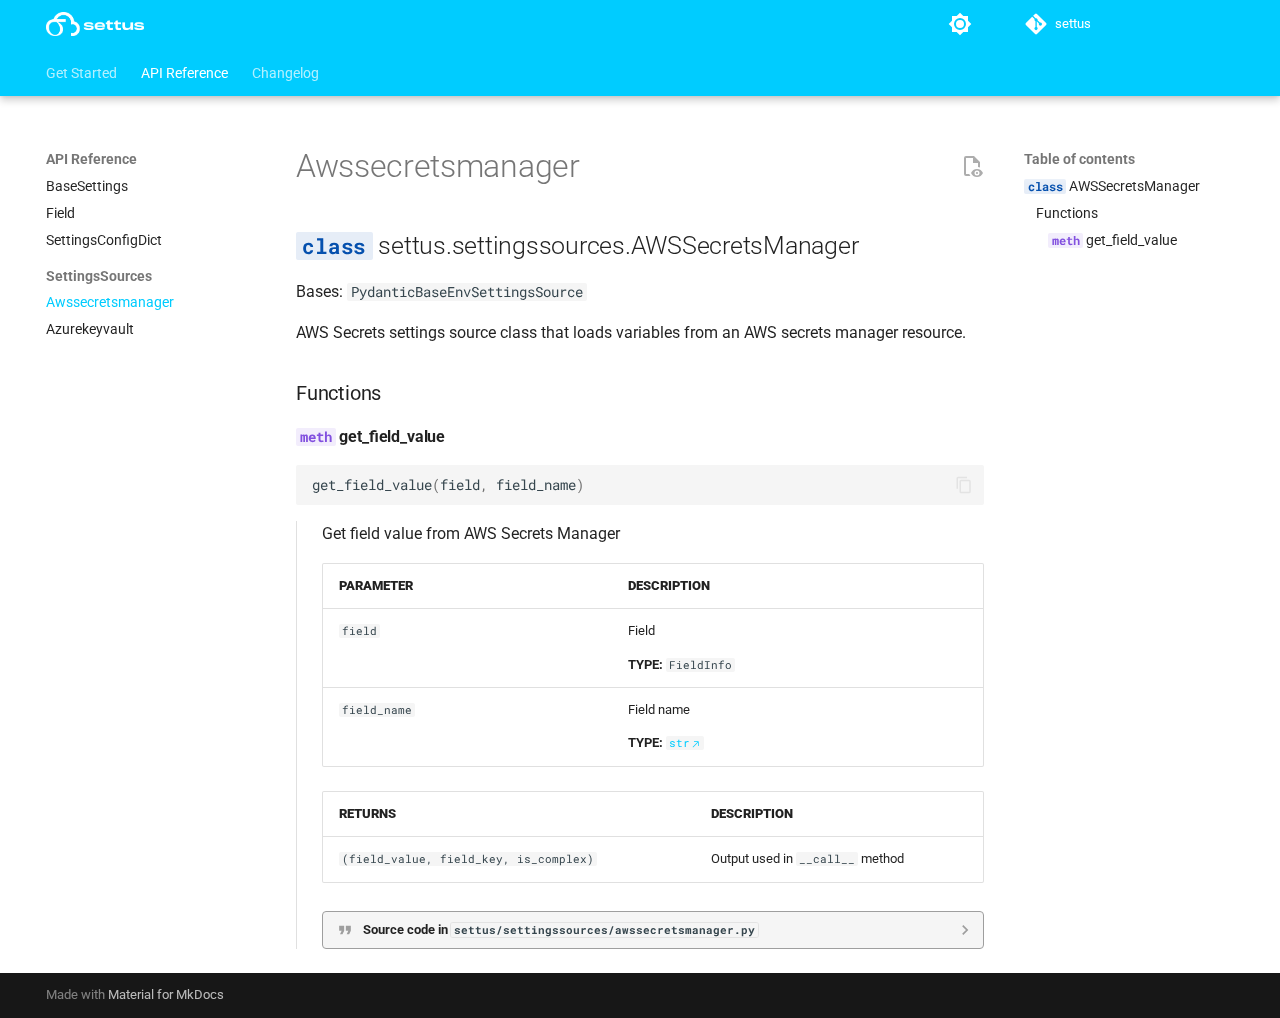
<file: api/settingssources/awssecretsmanager/index.html>
<!doctype html>
<html lang="en" class="no-js">
  <head>
    
      <meta charset="utf-8">
      <meta name="viewport" content="width=device-width,initial-scale=1">
      
        <meta name="description" content="Settings management using Pydantic Settings with could extensions">
      
      
      
        <link rel="canonical" href="https://www.okube.ai/settus/api/settingssources/awssecretsmanager/">
      
      
        <link rel="prev" href="../../settingsconfigdict/">
      
      
        <link rel="next" href="../azurekeyvault/">
      
      
      <link rel="icon" href="../../../images/logo_sg.png">
      <meta name="generator" content="mkdocs-1.5.3, mkdocs-material-9.5.10">
    
    
      
        <title>Awssecretsmanager -  </title>
      
    
    
      <link rel="stylesheet" href="../../../assets/stylesheets/main.7e359304.min.css">
      
        
        <link rel="stylesheet" href="../../../assets/stylesheets/palette.06af60db.min.css">
      
      


    
    
      
    
    
      
        
        
        <link rel="preconnect" href="https://fonts.gstatic.com" crossorigin>
        <link rel="stylesheet" href="https://fonts.googleapis.com/css?family=Roboto:300,300i,400,400i,700,700i%7CRoboto+Mono:400,400i,700,700i&display=fallback">
        <style>:root{--md-text-font:"Roboto";--md-code-font:"Roboto Mono"}</style>
      
    
    
      <link rel="stylesheet" href="../../../assets/_mkdocstrings.css">
    
      <link rel="stylesheet" href="../../../stylesheets/extra.css">
    
      <link rel="stylesheet" href="../../../stylesheets/mkdocstrings.css">
    
    <script>__md_scope=new URL("../../..",location),__md_hash=e=>[...e].reduce((e,_)=>(e<<5)-e+_.charCodeAt(0),0),__md_get=(e,_=localStorage,t=__md_scope)=>JSON.parse(_.getItem(t.pathname+"."+e)),__md_set=(e,_,t=localStorage,a=__md_scope)=>{try{t.setItem(a.pathname+"."+e,JSON.stringify(_))}catch(e){}}</script>
    
      

    
    
    
  </head>
  
  
    
    
      
    
    
    
    
    <body dir="ltr" data-md-color-scheme="slate" data-md-color-primary="indigo" data-md-color-accent="indigo">
  
    
    <input class="md-toggle" data-md-toggle="drawer" type="checkbox" id="__drawer" autocomplete="off">
    <input class="md-toggle" data-md-toggle="search" type="checkbox" id="__search" autocomplete="off">
    <label class="md-overlay" for="__drawer"></label>
    <div data-md-component="skip">
      
        
        <a href="#settus.settingssources.AWSSecretsManager" class="md-skip">
          Skip to content
        </a>
      
    </div>
    <div data-md-component="announce">
      
    </div>
    
    
      

  

<header class="md-header md-header--shadow md-header--lifted" data-md-component="header">
  <nav class="md-header__inner md-grid" aria-label="Header">
    <a href="../../.." title=" " class="md-header__button md-logo" aria-label=" " data-md-component="logo">
      
  <img src="../../../images/logo_sw_ltw.png" alt="logo">

    </a>
    <label class="md-header__button md-icon" for="__drawer">
      
      <svg xmlns="http://www.w3.org/2000/svg" viewBox="0 0 24 24"><path d="M3 6h18v2H3V6m0 5h18v2H3v-2m0 5h18v2H3v-2Z"/></svg>
    </label>
    <div class="md-header__title" data-md-component="header-title">
      <div class="md-header__ellipsis">
        <div class="md-header__topic">
          <span class="md-ellipsis">
             
          </span>
        </div>
        <div class="md-header__topic" data-md-component="header-topic">
          <span class="md-ellipsis">
            
              Awssecretsmanager
            
          </span>
        </div>
      </div>
    </div>
    
      
        <form class="md-header__option" data-md-component="palette">
  
    
    
    
    <input class="md-option" data-md-color-media="(prefers-color-scheme: dark)" data-md-color-scheme="slate" data-md-color-primary="indigo" data-md-color-accent="indigo"  aria-label="Switch to system preference"  type="radio" name="__palette" id="__palette_0">
    
      <label class="md-header__button md-icon" title="Switch to system preference" for="__palette_1" hidden>
        <svg xmlns="http://www.w3.org/2000/svg" viewBox="0 0 24 24"><path d="M12 18c-.89 0-1.74-.2-2.5-.55C11.56 16.5 13 14.42 13 12c0-2.42-1.44-4.5-3.5-5.45C10.26 6.2 11.11 6 12 6a6 6 0 0 1 6 6 6 6 0 0 1-6 6m8-9.31V4h-4.69L12 .69 8.69 4H4v4.69L.69 12 4 15.31V20h4.69L12 23.31 15.31 20H20v-4.69L23.31 12 20 8.69Z"/></svg>
      </label>
    
  
    
    
    
    <input class="md-option" data-md-color-media="(prefers-color-scheme: light)" data-md-color-scheme="default" data-md-color-primary="indigo" data-md-color-accent="indigo"  aria-label="Switch to dark mode"  type="radio" name="__palette" id="__palette_1">
    
      <label class="md-header__button md-icon" title="Switch to dark mode" for="__palette_0" hidden>
        <svg xmlns="http://www.w3.org/2000/svg" viewBox="0 0 24 24"><path d="M12 8a4 4 0 0 0-4 4 4 4 0 0 0 4 4 4 4 0 0 0 4-4 4 4 0 0 0-4-4m0 10a6 6 0 0 1-6-6 6 6 0 0 1 6-6 6 6 0 0 1 6 6 6 6 0 0 1-6 6m8-9.31V4h-4.69L12 .69 8.69 4H4v4.69L.69 12 4 15.31V20h4.69L12 23.31 15.31 20H20v-4.69L23.31 12 20 8.69Z"/></svg>
      </label>
    
  
</form>
      
    
    
      <script>var media,input,key,value,palette=__md_get("__palette");if(palette&&palette.color){"(prefers-color-scheme)"===palette.color.media&&(media=matchMedia("(prefers-color-scheme: light)"),input=document.querySelector(media.matches?"[data-md-color-media='(prefers-color-scheme: light)']":"[data-md-color-media='(prefers-color-scheme: dark)']"),palette.color.media=input.getAttribute("data-md-color-media"),palette.color.scheme=input.getAttribute("data-md-color-scheme"),palette.color.primary=input.getAttribute("data-md-color-primary"),palette.color.accent=input.getAttribute("data-md-color-accent"));for([key,value]of Object.entries(palette.color))document.body.setAttribute("data-md-color-"+key,value)}</script>
    
    
    
    
      <div class="md-header__source">
        <a href="https://github.com/opencubes-ai/settus" title="Go to repository" class="md-source" data-md-component="source">
  <div class="md-source__icon md-icon">
    
    <svg xmlns="http://www.w3.org/2000/svg" viewBox="0 0 448 512"><!--! Font Awesome Free 6.5.1 by @fontawesome - https://fontawesome.com License - https://fontawesome.com/license/free (Icons: CC BY 4.0, Fonts: SIL OFL 1.1, Code: MIT License) Copyright 2023 Fonticons, Inc.--><path d="M439.55 236.05 244 40.45a28.87 28.87 0 0 0-40.81 0l-40.66 40.63 51.52 51.52c27.06-9.14 52.68 16.77 43.39 43.68l49.66 49.66c34.23-11.8 61.18 31 35.47 56.69-26.49 26.49-70.21-2.87-56-37.34L240.22 199v121.85c25.3 12.54 22.26 41.85 9.08 55a34.34 34.34 0 0 1-48.55 0c-17.57-17.6-11.07-46.91 11.25-56v-123c-20.8-8.51-24.6-30.74-18.64-45L142.57 101 8.45 235.14a28.86 28.86 0 0 0 0 40.81l195.61 195.6a28.86 28.86 0 0 0 40.8 0l194.69-194.69a28.86 28.86 0 0 0 0-40.81z"/></svg>
  </div>
  <div class="md-source__repository">
    settus
  </div>
</a>
      </div>
    
  </nav>
  
    
      
<nav class="md-tabs" aria-label="Tabs" data-md-component="tabs">
  <div class="md-grid">
    <ul class="md-tabs__list">
      
        
  
  
  
    
    
      <li class="md-tabs__item">
        <a href="../../.." class="md-tabs__link">
          
  
  Get Started

        </a>
      </li>
    
  

      
        
  
  
    
  
  
    
    
      <li class="md-tabs__item md-tabs__item--active">
        <a href="../../basesettings/" class="md-tabs__link">
          
  
  API Reference

        </a>
      </li>
    
  

      
        
  
  
  
    <li class="md-tabs__item">
      <a href="../../../changelog/" class="md-tabs__link">
        
  
    
  
  Changelog

      </a>
    </li>
  

      
    </ul>
  </div>
</nav>
    
  
</header>
    
    <div class="md-container" data-md-component="container">
      
      
        
      
      <main class="md-main" data-md-component="main">
        <div class="md-main__inner md-grid">
          
            
              
              <div class="md-sidebar md-sidebar--primary" data-md-component="sidebar" data-md-type="navigation" >
                <div class="md-sidebar__scrollwrap">
                  <div class="md-sidebar__inner">
                    


  


<nav class="md-nav md-nav--primary md-nav--lifted" aria-label="Navigation" data-md-level="0">
  <label class="md-nav__title" for="__drawer">
    <a href="../../.." title=" " class="md-nav__button md-logo" aria-label=" " data-md-component="logo">
      
  <img src="../../../images/logo_sw_ltw.png" alt="logo">

    </a>
     
  </label>
  
    <div class="md-nav__source">
      <a href="https://github.com/opencubes-ai/settus" title="Go to repository" class="md-source" data-md-component="source">
  <div class="md-source__icon md-icon">
    
    <svg xmlns="http://www.w3.org/2000/svg" viewBox="0 0 448 512"><!--! Font Awesome Free 6.5.1 by @fontawesome - https://fontawesome.com License - https://fontawesome.com/license/free (Icons: CC BY 4.0, Fonts: SIL OFL 1.1, Code: MIT License) Copyright 2023 Fonticons, Inc.--><path d="M439.55 236.05 244 40.45a28.87 28.87 0 0 0-40.81 0l-40.66 40.63 51.52 51.52c27.06-9.14 52.68 16.77 43.39 43.68l49.66 49.66c34.23-11.8 61.18 31 35.47 56.69-26.49 26.49-70.21-2.87-56-37.34L240.22 199v121.85c25.3 12.54 22.26 41.85 9.08 55a34.34 34.34 0 0 1-48.55 0c-17.57-17.6-11.07-46.91 11.25-56v-123c-20.8-8.51-24.6-30.74-18.64-45L142.57 101 8.45 235.14a28.86 28.86 0 0 0 0 40.81l195.61 195.6a28.86 28.86 0 0 0 40.8 0l194.69-194.69a28.86 28.86 0 0 0 0-40.81z"/></svg>
  </div>
  <div class="md-source__repository">
    settus
  </div>
</a>
    </div>
  
  <ul class="md-nav__list" data-md-scrollfix>
    
      
      
  
  
  
  
    
    
    
      
      
        
      
    
    
    <li class="md-nav__item md-nav__item--nested">
      
        
        
        <input class="md-nav__toggle md-toggle " type="checkbox" id="__nav_1" >
        
          
          <label class="md-nav__link" for="__nav_1" id="__nav_1_label" tabindex="0">
            
  
  <span class="md-ellipsis">
    Get Started
  </span>
  

            <span class="md-nav__icon md-icon"></span>
          </label>
        
        <nav class="md-nav" data-md-level="1" aria-labelledby="__nav_1_label" aria-expanded="false">
          <label class="md-nav__title" for="__nav_1">
            <span class="md-nav__icon md-icon"></span>
            Get Started
          </label>
          <ul class="md-nav__list" data-md-scrollfix>
            
              
                
  
  
  
  
    <li class="md-nav__item">
      <a href="../../.." class="md-nav__link">
        
  
  <span class="md-ellipsis">
    About
  </span>
  

      </a>
    </li>
  

              
            
              
                
  
  
  
  
    <li class="md-nav__item">
      <a href="../../../install/" class="md-nav__link">
        
  
  <span class="md-ellipsis">
    Installation
  </span>
  

      </a>
    </li>
  

              
            
              
                
  
  
  
  
    <li class="md-nav__item">
      <a href="../../../quickstart/" class="md-nav__link">
        
  
  <span class="md-ellipsis">
    Quickstart
  </span>
  

      </a>
    </li>
  

              
            
          </ul>
        </nav>
      
    </li>
  

    
      
      
  
  
    
  
  
  
    
    
    
      
        
        
      
      
        
      
    
    
    <li class="md-nav__item md-nav__item--active md-nav__item--section md-nav__item--nested">
      
        
        
        <input class="md-nav__toggle md-toggle " type="checkbox" id="__nav_2" checked>
        
          
          <label class="md-nav__link" for="__nav_2" id="__nav_2_label" tabindex="">
            
  
  <span class="md-ellipsis">
    API Reference
  </span>
  

            <span class="md-nav__icon md-icon"></span>
          </label>
        
        <nav class="md-nav" data-md-level="1" aria-labelledby="__nav_2_label" aria-expanded="true">
          <label class="md-nav__title" for="__nav_2">
            <span class="md-nav__icon md-icon"></span>
            API Reference
          </label>
          <ul class="md-nav__list" data-md-scrollfix>
            
              
                
  
  
  
  
    <li class="md-nav__item">
      <a href="../../basesettings/" class="md-nav__link">
        
  
  <span class="md-ellipsis">
    BaseSettings
  </span>
  

      </a>
    </li>
  

              
            
              
                
  
  
  
  
    <li class="md-nav__item">
      <a href="../../field/" class="md-nav__link">
        
  
  <span class="md-ellipsis">
    Field
  </span>
  

      </a>
    </li>
  

              
            
              
                
  
  
  
  
    <li class="md-nav__item">
      <a href="../../settingsconfigdict/" class="md-nav__link">
        
  
  <span class="md-ellipsis">
    SettingsConfigDict
  </span>
  

      </a>
    </li>
  

              
            
              
                
  
  
    
  
  
  
    
    
    
      
      
        
          
          
        
      
    
    
    <li class="md-nav__item md-nav__item--active md-nav__item--section md-nav__item--nested">
      
        
        
        <input class="md-nav__toggle md-toggle " type="checkbox" id="__nav_2_4" checked>
        
          
          <label class="md-nav__link" for="__nav_2_4" id="__nav_2_4_label" tabindex="">
            
  
  <span class="md-ellipsis">
    SettingsSources
  </span>
  

            <span class="md-nav__icon md-icon"></span>
          </label>
        
        <nav class="md-nav" data-md-level="2" aria-labelledby="__nav_2_4_label" aria-expanded="true">
          <label class="md-nav__title" for="__nav_2_4">
            <span class="md-nav__icon md-icon"></span>
            SettingsSources
          </label>
          <ul class="md-nav__list" data-md-scrollfix>
            
              
                
  
  
    
  
  
  
    <li class="md-nav__item md-nav__item--active">
      
      <input class="md-nav__toggle md-toggle" type="checkbox" id="__toc">
      
      
      
        <label class="md-nav__link md-nav__link--active" for="__toc">
          
  
  <span class="md-ellipsis">
    Awssecretsmanager
  </span>
  

          <span class="md-nav__icon md-icon"></span>
        </label>
      
      <a href="./" class="md-nav__link md-nav__link--active">
        
  
  <span class="md-ellipsis">
    Awssecretsmanager
  </span>
  

      </a>
      
        

<nav class="md-nav md-nav--secondary" aria-label="Table of contents">
  
  
  
  
    <label class="md-nav__title" for="__toc">
      <span class="md-nav__icon md-icon"></span>
      Table of contents
    </label>
    <ul class="md-nav__list" data-md-component="toc" data-md-scrollfix>
      
        <li class="md-nav__item">
  <a href="#settus.settingssources.AWSSecretsManager" class="md-nav__link">
    <span class="md-ellipsis">
      <code class="doc-symbol doc-symbol-toc doc-symbol-class"></code>&nbsp;AWSSecretsManager
    </span>
  </a>
  
    <nav class="md-nav" aria-label=" AWSSecretsManager">
      <ul class="md-nav__list">
        
          <li class="md-nav__item">
  <a href="#settus.settingssources.AWSSecretsManager-functions" class="md-nav__link">
    <span class="md-ellipsis">
      Functions
    </span>
  </a>
  
    <nav class="md-nav" aria-label="Functions">
      <ul class="md-nav__list">
        
          <li class="md-nav__item">
  <a href="#settus.settingssources.AWSSecretsManager.get_field_value" class="md-nav__link">
    <span class="md-ellipsis">
      <code class="doc-symbol doc-symbol-toc doc-symbol-method"></code>&nbsp;get_field_value
    </span>
  </a>
  
</li>
        
      </ul>
    </nav>
  
</li>
        
      </ul>
    </nav>
  
</li>
      
    </ul>
  
</nav>
      
    </li>
  

              
            
              
                
  
  
  
  
    <li class="md-nav__item">
      <a href="../azurekeyvault/" class="md-nav__link">
        
  
  <span class="md-ellipsis">
    Azurekeyvault
  </span>
  

      </a>
    </li>
  

              
            
          </ul>
        </nav>
      
    </li>
  

              
            
          </ul>
        </nav>
      
    </li>
  

    
      
      
  
  
  
  
    <li class="md-nav__item">
      <a href="../../../changelog/" class="md-nav__link">
        
  
  <span class="md-ellipsis">
    Changelog
  </span>
  

      </a>
    </li>
  

    
  </ul>
</nav>
                  </div>
                </div>
              </div>
            
            
              
              <div class="md-sidebar md-sidebar--secondary" data-md-component="sidebar" data-md-type="toc" >
                <div class="md-sidebar__scrollwrap">
                  <div class="md-sidebar__inner">
                    

<nav class="md-nav md-nav--secondary" aria-label="Table of contents">
  
  
  
  
    <label class="md-nav__title" for="__toc">
      <span class="md-nav__icon md-icon"></span>
      Table of contents
    </label>
    <ul class="md-nav__list" data-md-component="toc" data-md-scrollfix>
      
        <li class="md-nav__item">
  <a href="#settus.settingssources.AWSSecretsManager" class="md-nav__link">
    <span class="md-ellipsis">
      <code class="doc-symbol doc-symbol-toc doc-symbol-class"></code>&nbsp;AWSSecretsManager
    </span>
  </a>
  
    <nav class="md-nav" aria-label=" AWSSecretsManager">
      <ul class="md-nav__list">
        
          <li class="md-nav__item">
  <a href="#settus.settingssources.AWSSecretsManager-functions" class="md-nav__link">
    <span class="md-ellipsis">
      Functions
    </span>
  </a>
  
    <nav class="md-nav" aria-label="Functions">
      <ul class="md-nav__list">
        
          <li class="md-nav__item">
  <a href="#settus.settingssources.AWSSecretsManager.get_field_value" class="md-nav__link">
    <span class="md-ellipsis">
      <code class="doc-symbol doc-symbol-toc doc-symbol-method"></code>&nbsp;get_field_value
    </span>
  </a>
  
</li>
        
      </ul>
    </nav>
  
</li>
        
      </ul>
    </nav>
  
</li>
      
    </ul>
  
</nav>
                  </div>
                </div>
              </div>
            
          
          
            <div class="md-content" data-md-component="content">
              <article class="md-content__inner md-typeset">
                
                  

  
  
    
      
    
    <a href="https://github.com/opencubes-ai/settus/raw/master/docs/api/settingssources/awssecretsmanager.md" title="View source of this page" class="md-content__button md-icon">
      
      <svg xmlns="http://www.w3.org/2000/svg" viewBox="0 0 24 24"><path d="M17 18c.56 0 1 .44 1 1s-.44 1-1 1-1-.44-1-1 .44-1 1-1m0-3c-2.73 0-5.06 1.66-6 4 .94 2.34 3.27 4 6 4s5.06-1.66 6-4c-.94-2.34-3.27-4-6-4m0 6.5a2.5 2.5 0 0 1-2.5-2.5 2.5 2.5 0 0 1 2.5-2.5 2.5 2.5 0 0 1 2.5 2.5 2.5 2.5 0 0 1-2.5 2.5M9.27 20H6V4h7v5h5v4.07c.7.08 1.36.25 2 .49V8l-6-6H6a2 2 0 0 0-2 2v16a2 2 0 0 0 2 2h4.5a8.15 8.15 0 0 1-1.23-2Z"/></svg>
    </a>
  


  <h1>Awssecretsmanager</h1>

<div class="doc doc-object doc-class">



<h2 id="settus.settingssources.AWSSecretsManager" class="doc doc-heading">
<code class="doc-symbol doc-symbol-heading doc-symbol-class"></code>          <span class="doc doc-object-name doc-class-name">settus.settingssources.AWSSecretsManager</span>


<a href="#settus.settingssources.AWSSecretsManager" class="headerlink" title="Permanent link">¤</a></h2>


  <div class="doc doc-contents first">
          <p class="doc doc-class-bases">
            Bases: <code><span title="pydantic_settings.sources.PydanticBaseEnvSettingsSource">PydanticBaseEnvSettingsSource</span></code></p>

  
      <p>AWS Secrets settings source class that loads variables from an AWS
secrets manager resource.</p>


  

  <div class="doc doc-children">







<h3 id="settus.settingssources.AWSSecretsManager-functions">Functions<a href="#settus.settingssources.AWSSecretsManager-functions" class="headerlink" title="Permanent link">¤</a></h3>


<div class="doc doc-object doc-function">



<h4 id="settus.settingssources.AWSSecretsManager.get_field_value" class="doc doc-heading">
<code class="doc-symbol doc-symbol-heading doc-symbol-method"></code>          <span class="doc doc-object-name doc-function-name">get_field_value</span>


<a href="#settus.settingssources.AWSSecretsManager.get_field_value" class="headerlink" title="Permanent link">¤</a></h4>
<div class="doc-signature highlight"><pre><span></span><code><span class="n">get_field_value</span><span class="p">(</span><span class="n">field</span><span class="p">,</span> <span class="n">field_name</span><span class="p">)</span>
</code></pre></div>

  <div class="doc doc-contents ">
  
      <p>Get field value from AWS Secrets Manager</p>



  <table>
    <thead>
      <tr>
        <th><b>PARAMETER</b></th>
        <th><b> DESCRIPTION</b></th>
      </tr>
    </thead>
    <tbody>
        <tr>
          <td><code>field</code></td>
          <td class="doc-param-details">
            <div class="doc-md-description">
              <p>Field</p>
            </div>
            <p>
                <span class="doc-param-annotation">
                  <b>TYPE:</b>
                    <code><span title="pydantic.fields.FieldInfo">FieldInfo</span></code>
                </span>
            </p>
          </td>
        </tr>
        <tr>
          <td><code>field_name</code></td>
          <td class="doc-param-details">
            <div class="doc-md-description">
              <p>Field name</p>
            </div>
            <p>
                <span class="doc-param-annotation">
                  <b>TYPE:</b>
                    <code><a class="autorefs autorefs-external" href="https://docs.python.org/3/library/stdtypes.html#str">str</a></code>
                </span>
            </p>
          </td>
        </tr>
    </tbody>
  </table>



  <table>
    <thead>
      <tr>
        <th><b>RETURNS</b></th>
        <th><b>DESCRIPTION</b></th>
      </tr>
    </thead>
    <tbody>
        <tr>
          <td>
              <span class="doc-returns-annotation">
                  <code>(field_value, field_key, is_complex)</code>
              </span>
          </td>
          <td class="doc-returns-details">
            <div class="doc-md-description">
              <p>Output used in <code>__call__</code> method</p>
            </div>
          </td>
        </tr>
    </tbody>
  </table>

          <details class="quote">
            <summary>Source code in <code>settus/settingssources/awssecretsmanager.py</code></summary>
            <div class="highlight"><table class="highlighttable"><tr><td class="linenos"><div class="linenodiv"><pre><span></span><span class="normal">15</span>
<span class="normal">16</span>
<span class="normal">17</span>
<span class="normal">18</span>
<span class="normal">19</span>
<span class="normal">20</span>
<span class="normal">21</span>
<span class="normal">22</span>
<span class="normal">23</span>
<span class="normal">24</span>
<span class="normal">25</span>
<span class="normal">26</span>
<span class="normal">27</span>
<span class="normal">28</span>
<span class="normal">29</span>
<span class="normal">30</span>
<span class="normal">31</span>
<span class="normal">32</span>
<span class="normal">33</span>
<span class="normal">34</span>
<span class="normal">35</span>
<span class="normal">36</span>
<span class="normal">37</span>
<span class="normal">38</span>
<span class="normal">39</span>
<span class="normal">40</span>
<span class="normal">41</span>
<span class="normal">42</span>
<span class="normal">43</span>
<span class="normal">44</span>
<span class="normal">45</span>
<span class="normal">46</span>
<span class="normal">47</span>
<span class="normal">48</span>
<span class="normal">49</span>
<span class="normal">50</span>
<span class="normal">51</span>
<span class="normal">52</span>
<span class="normal">53</span>
<span class="normal">54</span>
<span class="normal">55</span>
<span class="normal">56</span>
<span class="normal">57</span>
<span class="normal">58</span>
<span class="normal">59</span>
<span class="normal">60</span>
<span class="normal">61</span>
<span class="normal">62</span>
<span class="normal">63</span>
<span class="normal">64</span>
<span class="normal">65</span>
<span class="normal">66</span>
<span class="normal">67</span>
<span class="normal">68</span>
<span class="normal">69</span>
<span class="normal">70</span>
<span class="normal">71</span>
<span class="normal">72</span>
<span class="normal">73</span>
<span class="normal">74</span>
<span class="normal">75</span>
<span class="normal">76</span>
<span class="normal">77</span>
<span class="normal">78</span>
<span class="normal">79</span>
<span class="normal">80</span>
<span class="normal">81</span>
<span class="normal">82</span></pre></div></td><td class="code"><div><pre><span></span><code><span class="k">def</span> <span class="nf">get_field_value</span><span class="p">(</span>
    <span class="bp">self</span><span class="p">,</span> <span class="n">field</span><span class="p">:</span> <span class="n">FieldInfo</span><span class="p">,</span> <span class="n">field_name</span><span class="p">:</span> <span class="nb">str</span>
<span class="p">)</span> <span class="o">-&gt;</span> <span class="n">Tuple</span><span class="p">[</span><span class="n">Any</span><span class="p">,</span> <span class="nb">str</span><span class="p">,</span> <span class="nb">bool</span><span class="p">]:</span>
<span class="w">    </span><span class="sd">&quot;&quot;&quot;</span>
<span class="sd">    Get field value from AWS Secrets Manager</span>

<span class="sd">    Parameters</span>
<span class="sd">    ----------</span>
<span class="sd">    field:</span>
<span class="sd">        Field</span>
<span class="sd">    field_name</span>
<span class="sd">        Field name</span>

<span class="sd">    Returns</span>
<span class="sd">    -------</span>
<span class="sd">    field_value, field_key, is_complex</span>
<span class="sd">        Output used in `__call__` method</span>
<span class="sd">    &quot;&quot;&quot;</span>
    <span class="n">secret_name</span> <span class="o">=</span> <span class="kc">None</span>

    <span class="c1"># Get keyvault from field</span>
    <span class="k">if</span> <span class="n">field</span><span class="o">.</span><span class="n">json_schema_extra</span> <span class="ow">is</span> <span class="ow">not</span> <span class="kc">None</span><span class="p">:</span>
        <span class="n">secret_name</span> <span class="o">=</span> <span class="n">field</span><span class="o">.</span><span class="n">json_schema_extra</span><span class="o">.</span><span class="n">get</span><span class="p">(</span><span class="s2">&quot;aws_secret_name&quot;</span><span class="p">)</span>

    <span class="c1"># Get keyvault from config</span>
    <span class="k">if</span> <span class="n">secret_name</span> <span class="ow">is</span> <span class="kc">None</span><span class="p">:</span>
        <span class="n">secret_name</span> <span class="o">=</span> <span class="bp">self</span><span class="o">.</span><span class="n">config</span><span class="o">.</span><span class="n">get</span><span class="p">(</span><span class="s2">&quot;aws_secret_name&quot;</span><span class="p">)</span>

    <span class="k">if</span> <span class="n">secret_name</span> <span class="ow">is</span> <span class="kc">None</span><span class="p">:</span>
        <span class="k">return</span> <span class="kc">None</span><span class="p">,</span> <span class="n">field_name</span><span class="p">,</span> <span class="kc">False</span>

    <span class="c1"># Default credentials</span>
    <span class="c1"># https://boto3.amazonaws.com/v1/documentation/api/latest/guide/credentials.html</span>
    <span class="c1"># The most common approach here is to set the following environment variables:</span>
    <span class="c1">#  - AWS_ACCESS_KEY_ID</span>
    <span class="c1">#  - AWS_SECRET_ACCESS_KEY</span>
    <span class="c1">#  - AWS_REGION</span>
    <span class="kn">import</span> <span class="nn">boto3</span>
    <span class="kn">from</span> <span class="nn">botocore.exceptions</span> <span class="kn">import</span> <span class="n">ClientError</span>

    <span class="c1"># Session</span>
    <span class="n">session</span> <span class="o">=</span> <span class="n">boto3</span><span class="o">.</span><span class="n">session</span><span class="o">.</span><span class="n">Session</span><span class="p">()</span>

    <span class="c1"># Client</span>
    <span class="n">client</span> <span class="o">=</span> <span class="n">session</span><span class="o">.</span><span class="n">client</span><span class="p">(</span>
        <span class="n">service_name</span><span class="o">=</span><span class="s2">&quot;secretsmanager&quot;</span><span class="p">,</span> <span class="n">region_name</span><span class="o">=</span><span class="n">os</span><span class="o">.</span><span class="n">getenv</span><span class="p">(</span><span class="s2">&quot;AWS_REGION&quot;</span><span class="p">)</span>
    <span class="p">)</span>

    <span class="n">env_val</span><span class="p">:</span> <span class="n">Union</span><span class="p">[</span><span class="nb">str</span><span class="p">,</span> <span class="kc">None</span><span class="p">]</span> <span class="o">=</span> <span class="kc">None</span>
    <span class="k">for</span> <span class="n">field_key</span><span class="p">,</span> <span class="n">env_name</span><span class="p">,</span> <span class="n">value_is_complex</span> <span class="ow">in</span> <span class="bp">self</span><span class="o">.</span><span class="n">_extract_field_info</span><span class="p">(</span>
        <span class="n">field</span><span class="p">,</span> <span class="n">field_name</span>
    <span class="p">):</span>
        <span class="k">try</span><span class="p">:</span>
            <span class="n">var</span> <span class="o">=</span> <span class="n">client</span><span class="o">.</span><span class="n">get_secret_value</span><span class="p">(</span><span class="n">SecretId</span><span class="o">=</span><span class="n">secret_name</span><span class="p">)[</span><span class="s2">&quot;SecretString&quot;</span><span class="p">]</span>
            <span class="k">try</span><span class="p">:</span>
                <span class="n">var</span> <span class="o">=</span> <span class="n">json</span><span class="o">.</span><span class="n">loads</span><span class="p">(</span><span class="n">var</span><span class="p">)</span>
                <span class="k">try</span><span class="p">:</span>
                    <span class="n">env_val</span> <span class="o">=</span> <span class="n">var</span><span class="p">[</span><span class="n">env_name</span><span class="p">]</span>
                <span class="k">except</span> <span class="ne">KeyError</span> <span class="k">as</span> <span class="n">e</span><span class="p">:</span>
                    <span class="k">pass</span>
            <span class="k">except</span> <span class="ne">TypeError</span> <span class="k">as</span> <span class="n">e</span><span class="p">:</span>
                <span class="k">raise</span> <span class="ne">TypeError</span><span class="p">(</span><span class="s2">&quot;Secret variable should by type key/value pair&quot;</span><span class="p">)</span>
        <span class="k">except</span> <span class="n">ClientError</span> <span class="k">as</span> <span class="n">e</span><span class="p">:</span>
            <span class="k">pass</span>
        <span class="k">if</span> <span class="n">env_val</span> <span class="ow">is</span> <span class="ow">not</span> <span class="kc">None</span><span class="p">:</span>
            <span class="k">break</span>

    <span class="k">return</span> <span class="n">env_val</span><span class="p">,</span> <span class="n">field_key</span><span class="p">,</span> <span class="n">value_is_complex</span>
</code></pre></div></td></tr></table></div>
          </details>
  </div>

</div>



  </div>

  </div>


</div>












                
              </article>
            </div>
          
          
<script>var target=document.getElementById(location.hash.slice(1));target&&target.name&&(target.checked=target.name.startsWith("__tabbed_"))</script>
        </div>
        
      </main>
      
        <footer class="md-footer">
  
  <div class="md-footer-meta md-typeset">
    <div class="md-footer-meta__inner md-grid">
      <div class="md-copyright">
  
  
    Made with
    <a href="https://squidfunk.github.io/mkdocs-material/" target="_blank" rel="noopener">
      Material for MkDocs
    </a>
  
</div>
      
    </div>
  </div>
</footer>
      
    </div>
    <div class="md-dialog" data-md-component="dialog">
      <div class="md-dialog__inner md-typeset"></div>
    </div>
    
      <div class="md-progress" data-md-component="progress" role="progressbar"></div>
    
    
    <script id="__config" type="application/json">{"base": "../../..", "features": ["content.action.view", "content.code.copy", "content.code.select", "content.code.annotate", "navigation.instant", "navigation.instant.prefetch", "navigation.instant.progress", "navigation.sections", "navigation.tracking", "navigation.tabs", "navigation.tabs.sticky", "navigation.path", "search.highlight", "search.suggest", "toc.follow"], "search": "../../../assets/javascripts/workers/search.b8dbb3d2.min.js", "translations": {"clipboard.copied": "Copied to clipboard", "clipboard.copy": "Copy to clipboard", "search.result.more.one": "1 more on this page", "search.result.more.other": "# more on this page", "search.result.none": "No matching documents", "search.result.one": "1 matching document", "search.result.other": "# matching documents", "search.result.placeholder": "Type to start searching", "search.result.term.missing": "Missing", "select.version": "Select version"}}</script>
    
    
      <script src="../../../assets/javascripts/bundle.8fd75fb4.min.js"></script>
      
    
  </body>
</html>
</file>
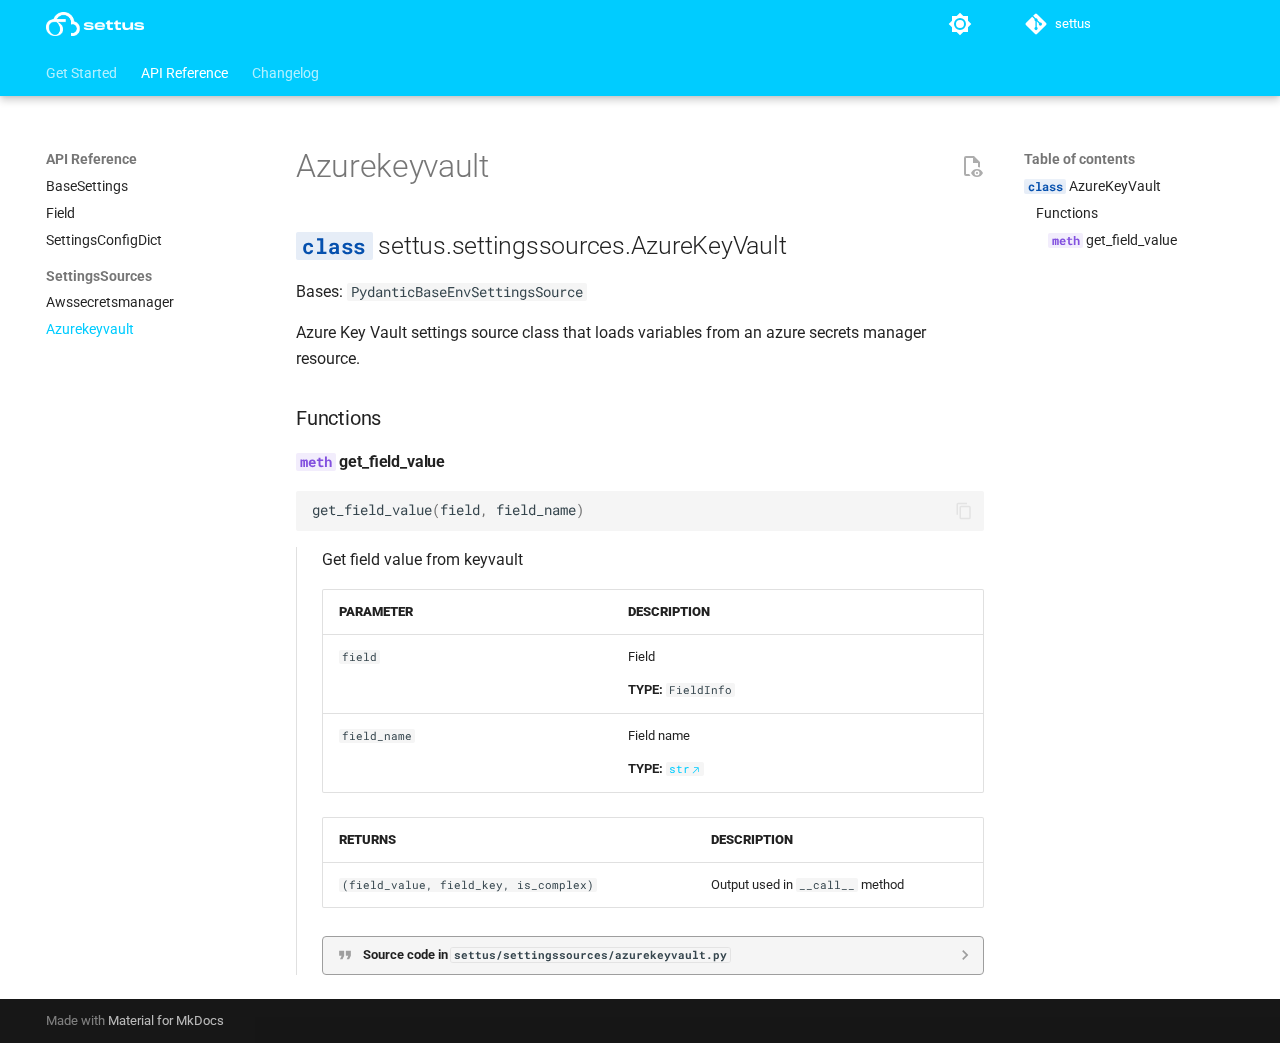
<file: api/settingssources/azurekeyvault/index.html>
<!doctype html>
<html lang="en" class="no-js">
  <head>
    
      <meta charset="utf-8">
      <meta name="viewport" content="width=device-width,initial-scale=1">
      
        <meta name="description" content="Settings management using Pydantic Settings with could extensions">
      
      
      
        <link rel="canonical" href="https://www.okube.ai/settus/api/settingssources/azurekeyvault/">
      
      
        <link rel="prev" href="../awssecretsmanager/">
      
      
        <link rel="next" href="../../../changelog/">
      
      
      <link rel="icon" href="../../../images/logo_sg.png">
      <meta name="generator" content="mkdocs-1.5.3, mkdocs-material-9.5.10">
    
    
      
        <title>Azurekeyvault -  </title>
      
    
    
      <link rel="stylesheet" href="../../../assets/stylesheets/main.7e359304.min.css">
      
        
        <link rel="stylesheet" href="../../../assets/stylesheets/palette.06af60db.min.css">
      
      


    
    
      
    
    
      
        
        
        <link rel="preconnect" href="https://fonts.gstatic.com" crossorigin>
        <link rel="stylesheet" href="https://fonts.googleapis.com/css?family=Roboto:300,300i,400,400i,700,700i%7CRoboto+Mono:400,400i,700,700i&display=fallback">
        <style>:root{--md-text-font:"Roboto";--md-code-font:"Roboto Mono"}</style>
      
    
    
      <link rel="stylesheet" href="../../../assets/_mkdocstrings.css">
    
      <link rel="stylesheet" href="../../../stylesheets/extra.css">
    
      <link rel="stylesheet" href="../../../stylesheets/mkdocstrings.css">
    
    <script>__md_scope=new URL("../../..",location),__md_hash=e=>[...e].reduce((e,_)=>(e<<5)-e+_.charCodeAt(0),0),__md_get=(e,_=localStorage,t=__md_scope)=>JSON.parse(_.getItem(t.pathname+"."+e)),__md_set=(e,_,t=localStorage,a=__md_scope)=>{try{t.setItem(a.pathname+"."+e,JSON.stringify(_))}catch(e){}}</script>
    
      

    
    
    
  </head>
  
  
    
    
      
    
    
    
    
    <body dir="ltr" data-md-color-scheme="slate" data-md-color-primary="indigo" data-md-color-accent="indigo">
  
    
    <input class="md-toggle" data-md-toggle="drawer" type="checkbox" id="__drawer" autocomplete="off">
    <input class="md-toggle" data-md-toggle="search" type="checkbox" id="__search" autocomplete="off">
    <label class="md-overlay" for="__drawer"></label>
    <div data-md-component="skip">
      
        
        <a href="#settus.settingssources.AzureKeyVault" class="md-skip">
          Skip to content
        </a>
      
    </div>
    <div data-md-component="announce">
      
    </div>
    
    
      

  

<header class="md-header md-header--shadow md-header--lifted" data-md-component="header">
  <nav class="md-header__inner md-grid" aria-label="Header">
    <a href="../../.." title=" " class="md-header__button md-logo" aria-label=" " data-md-component="logo">
      
  <img src="../../../images/logo_sw_ltw.png" alt="logo">

    </a>
    <label class="md-header__button md-icon" for="__drawer">
      
      <svg xmlns="http://www.w3.org/2000/svg" viewBox="0 0 24 24"><path d="M3 6h18v2H3V6m0 5h18v2H3v-2m0 5h18v2H3v-2Z"/></svg>
    </label>
    <div class="md-header__title" data-md-component="header-title">
      <div class="md-header__ellipsis">
        <div class="md-header__topic">
          <span class="md-ellipsis">
             
          </span>
        </div>
        <div class="md-header__topic" data-md-component="header-topic">
          <span class="md-ellipsis">
            
              Azurekeyvault
            
          </span>
        </div>
      </div>
    </div>
    
      
        <form class="md-header__option" data-md-component="palette">
  
    
    
    
    <input class="md-option" data-md-color-media="(prefers-color-scheme: dark)" data-md-color-scheme="slate" data-md-color-primary="indigo" data-md-color-accent="indigo"  aria-label="Switch to system preference"  type="radio" name="__palette" id="__palette_0">
    
      <label class="md-header__button md-icon" title="Switch to system preference" for="__palette_1" hidden>
        <svg xmlns="http://www.w3.org/2000/svg" viewBox="0 0 24 24"><path d="M12 18c-.89 0-1.74-.2-2.5-.55C11.56 16.5 13 14.42 13 12c0-2.42-1.44-4.5-3.5-5.45C10.26 6.2 11.11 6 12 6a6 6 0 0 1 6 6 6 6 0 0 1-6 6m8-9.31V4h-4.69L12 .69 8.69 4H4v4.69L.69 12 4 15.31V20h4.69L12 23.31 15.31 20H20v-4.69L23.31 12 20 8.69Z"/></svg>
      </label>
    
  
    
    
    
    <input class="md-option" data-md-color-media="(prefers-color-scheme: light)" data-md-color-scheme="default" data-md-color-primary="indigo" data-md-color-accent="indigo"  aria-label="Switch to dark mode"  type="radio" name="__palette" id="__palette_1">
    
      <label class="md-header__button md-icon" title="Switch to dark mode" for="__palette_0" hidden>
        <svg xmlns="http://www.w3.org/2000/svg" viewBox="0 0 24 24"><path d="M12 8a4 4 0 0 0-4 4 4 4 0 0 0 4 4 4 4 0 0 0 4-4 4 4 0 0 0-4-4m0 10a6 6 0 0 1-6-6 6 6 0 0 1 6-6 6 6 0 0 1 6 6 6 6 0 0 1-6 6m8-9.31V4h-4.69L12 .69 8.69 4H4v4.69L.69 12 4 15.31V20h4.69L12 23.31 15.31 20H20v-4.69L23.31 12 20 8.69Z"/></svg>
      </label>
    
  
</form>
      
    
    
      <script>var media,input,key,value,palette=__md_get("__palette");if(palette&&palette.color){"(prefers-color-scheme)"===palette.color.media&&(media=matchMedia("(prefers-color-scheme: light)"),input=document.querySelector(media.matches?"[data-md-color-media='(prefers-color-scheme: light)']":"[data-md-color-media='(prefers-color-scheme: dark)']"),palette.color.media=input.getAttribute("data-md-color-media"),palette.color.scheme=input.getAttribute("data-md-color-scheme"),palette.color.primary=input.getAttribute("data-md-color-primary"),palette.color.accent=input.getAttribute("data-md-color-accent"));for([key,value]of Object.entries(palette.color))document.body.setAttribute("data-md-color-"+key,value)}</script>
    
    
    
    
      <div class="md-header__source">
        <a href="https://github.com/opencubes-ai/settus" title="Go to repository" class="md-source" data-md-component="source">
  <div class="md-source__icon md-icon">
    
    <svg xmlns="http://www.w3.org/2000/svg" viewBox="0 0 448 512"><!--! Font Awesome Free 6.5.1 by @fontawesome - https://fontawesome.com License - https://fontawesome.com/license/free (Icons: CC BY 4.0, Fonts: SIL OFL 1.1, Code: MIT License) Copyright 2023 Fonticons, Inc.--><path d="M439.55 236.05 244 40.45a28.87 28.87 0 0 0-40.81 0l-40.66 40.63 51.52 51.52c27.06-9.14 52.68 16.77 43.39 43.68l49.66 49.66c34.23-11.8 61.18 31 35.47 56.69-26.49 26.49-70.21-2.87-56-37.34L240.22 199v121.85c25.3 12.54 22.26 41.85 9.08 55a34.34 34.34 0 0 1-48.55 0c-17.57-17.6-11.07-46.91 11.25-56v-123c-20.8-8.51-24.6-30.74-18.64-45L142.57 101 8.45 235.14a28.86 28.86 0 0 0 0 40.81l195.61 195.6a28.86 28.86 0 0 0 40.8 0l194.69-194.69a28.86 28.86 0 0 0 0-40.81z"/></svg>
  </div>
  <div class="md-source__repository">
    settus
  </div>
</a>
      </div>
    
  </nav>
  
    
      
<nav class="md-tabs" aria-label="Tabs" data-md-component="tabs">
  <div class="md-grid">
    <ul class="md-tabs__list">
      
        
  
  
  
    
    
      <li class="md-tabs__item">
        <a href="../../.." class="md-tabs__link">
          
  
  Get Started

        </a>
      </li>
    
  

      
        
  
  
    
  
  
    
    
      <li class="md-tabs__item md-tabs__item--active">
        <a href="../../basesettings/" class="md-tabs__link">
          
  
  API Reference

        </a>
      </li>
    
  

      
        
  
  
  
    <li class="md-tabs__item">
      <a href="../../../changelog/" class="md-tabs__link">
        
  
    
  
  Changelog

      </a>
    </li>
  

      
    </ul>
  </div>
</nav>
    
  
</header>
    
    <div class="md-container" data-md-component="container">
      
      
        
      
      <main class="md-main" data-md-component="main">
        <div class="md-main__inner md-grid">
          
            
              
              <div class="md-sidebar md-sidebar--primary" data-md-component="sidebar" data-md-type="navigation" >
                <div class="md-sidebar__scrollwrap">
                  <div class="md-sidebar__inner">
                    


  


<nav class="md-nav md-nav--primary md-nav--lifted" aria-label="Navigation" data-md-level="0">
  <label class="md-nav__title" for="__drawer">
    <a href="../../.." title=" " class="md-nav__button md-logo" aria-label=" " data-md-component="logo">
      
  <img src="../../../images/logo_sw_ltw.png" alt="logo">

    </a>
     
  </label>
  
    <div class="md-nav__source">
      <a href="https://github.com/opencubes-ai/settus" title="Go to repository" class="md-source" data-md-component="source">
  <div class="md-source__icon md-icon">
    
    <svg xmlns="http://www.w3.org/2000/svg" viewBox="0 0 448 512"><!--! Font Awesome Free 6.5.1 by @fontawesome - https://fontawesome.com License - https://fontawesome.com/license/free (Icons: CC BY 4.0, Fonts: SIL OFL 1.1, Code: MIT License) Copyright 2023 Fonticons, Inc.--><path d="M439.55 236.05 244 40.45a28.87 28.87 0 0 0-40.81 0l-40.66 40.63 51.52 51.52c27.06-9.14 52.68 16.77 43.39 43.68l49.66 49.66c34.23-11.8 61.18 31 35.47 56.69-26.49 26.49-70.21-2.87-56-37.34L240.22 199v121.85c25.3 12.54 22.26 41.85 9.08 55a34.34 34.34 0 0 1-48.55 0c-17.57-17.6-11.07-46.91 11.25-56v-123c-20.8-8.51-24.6-30.74-18.64-45L142.57 101 8.45 235.14a28.86 28.86 0 0 0 0 40.81l195.61 195.6a28.86 28.86 0 0 0 40.8 0l194.69-194.69a28.86 28.86 0 0 0 0-40.81z"/></svg>
  </div>
  <div class="md-source__repository">
    settus
  </div>
</a>
    </div>
  
  <ul class="md-nav__list" data-md-scrollfix>
    
      
      
  
  
  
  
    
    
    
      
      
        
      
    
    
    <li class="md-nav__item md-nav__item--nested">
      
        
        
        <input class="md-nav__toggle md-toggle " type="checkbox" id="__nav_1" >
        
          
          <label class="md-nav__link" for="__nav_1" id="__nav_1_label" tabindex="0">
            
  
  <span class="md-ellipsis">
    Get Started
  </span>
  

            <span class="md-nav__icon md-icon"></span>
          </label>
        
        <nav class="md-nav" data-md-level="1" aria-labelledby="__nav_1_label" aria-expanded="false">
          <label class="md-nav__title" for="__nav_1">
            <span class="md-nav__icon md-icon"></span>
            Get Started
          </label>
          <ul class="md-nav__list" data-md-scrollfix>
            
              
                
  
  
  
  
    <li class="md-nav__item">
      <a href="../../.." class="md-nav__link">
        
  
  <span class="md-ellipsis">
    About
  </span>
  

      </a>
    </li>
  

              
            
              
                
  
  
  
  
    <li class="md-nav__item">
      <a href="../../../install/" class="md-nav__link">
        
  
  <span class="md-ellipsis">
    Installation
  </span>
  

      </a>
    </li>
  

              
            
              
                
  
  
  
  
    <li class="md-nav__item">
      <a href="../../../quickstart/" class="md-nav__link">
        
  
  <span class="md-ellipsis">
    Quickstart
  </span>
  

      </a>
    </li>
  

              
            
          </ul>
        </nav>
      
    </li>
  

    
      
      
  
  
    
  
  
  
    
    
    
      
        
        
      
      
        
      
    
    
    <li class="md-nav__item md-nav__item--active md-nav__item--section md-nav__item--nested">
      
        
        
        <input class="md-nav__toggle md-toggle " type="checkbox" id="__nav_2" checked>
        
          
          <label class="md-nav__link" for="__nav_2" id="__nav_2_label" tabindex="">
            
  
  <span class="md-ellipsis">
    API Reference
  </span>
  

            <span class="md-nav__icon md-icon"></span>
          </label>
        
        <nav class="md-nav" data-md-level="1" aria-labelledby="__nav_2_label" aria-expanded="true">
          <label class="md-nav__title" for="__nav_2">
            <span class="md-nav__icon md-icon"></span>
            API Reference
          </label>
          <ul class="md-nav__list" data-md-scrollfix>
            
              
                
  
  
  
  
    <li class="md-nav__item">
      <a href="../../basesettings/" class="md-nav__link">
        
  
  <span class="md-ellipsis">
    BaseSettings
  </span>
  

      </a>
    </li>
  

              
            
              
                
  
  
  
  
    <li class="md-nav__item">
      <a href="../../field/" class="md-nav__link">
        
  
  <span class="md-ellipsis">
    Field
  </span>
  

      </a>
    </li>
  

              
            
              
                
  
  
  
  
    <li class="md-nav__item">
      <a href="../../settingsconfigdict/" class="md-nav__link">
        
  
  <span class="md-ellipsis">
    SettingsConfigDict
  </span>
  

      </a>
    </li>
  

              
            
              
                
  
  
    
  
  
  
    
    
    
      
      
        
          
          
        
      
    
    
    <li class="md-nav__item md-nav__item--active md-nav__item--section md-nav__item--nested">
      
        
        
        <input class="md-nav__toggle md-toggle " type="checkbox" id="__nav_2_4" checked>
        
          
          <label class="md-nav__link" for="__nav_2_4" id="__nav_2_4_label" tabindex="">
            
  
  <span class="md-ellipsis">
    SettingsSources
  </span>
  

            <span class="md-nav__icon md-icon"></span>
          </label>
        
        <nav class="md-nav" data-md-level="2" aria-labelledby="__nav_2_4_label" aria-expanded="true">
          <label class="md-nav__title" for="__nav_2_4">
            <span class="md-nav__icon md-icon"></span>
            SettingsSources
          </label>
          <ul class="md-nav__list" data-md-scrollfix>
            
              
                
  
  
  
  
    <li class="md-nav__item">
      <a href="../awssecretsmanager/" class="md-nav__link">
        
  
  <span class="md-ellipsis">
    Awssecretsmanager
  </span>
  

      </a>
    </li>
  

              
            
              
                
  
  
    
  
  
  
    <li class="md-nav__item md-nav__item--active">
      
      <input class="md-nav__toggle md-toggle" type="checkbox" id="__toc">
      
      
      
        <label class="md-nav__link md-nav__link--active" for="__toc">
          
  
  <span class="md-ellipsis">
    Azurekeyvault
  </span>
  

          <span class="md-nav__icon md-icon"></span>
        </label>
      
      <a href="./" class="md-nav__link md-nav__link--active">
        
  
  <span class="md-ellipsis">
    Azurekeyvault
  </span>
  

      </a>
      
        

<nav class="md-nav md-nav--secondary" aria-label="Table of contents">
  
  
  
  
    <label class="md-nav__title" for="__toc">
      <span class="md-nav__icon md-icon"></span>
      Table of contents
    </label>
    <ul class="md-nav__list" data-md-component="toc" data-md-scrollfix>
      
        <li class="md-nav__item">
  <a href="#settus.settingssources.AzureKeyVault" class="md-nav__link">
    <span class="md-ellipsis">
      <code class="doc-symbol doc-symbol-toc doc-symbol-class"></code>&nbsp;AzureKeyVault
    </span>
  </a>
  
    <nav class="md-nav" aria-label=" AzureKeyVault">
      <ul class="md-nav__list">
        
          <li class="md-nav__item">
  <a href="#settus.settingssources.AzureKeyVault-functions" class="md-nav__link">
    <span class="md-ellipsis">
      Functions
    </span>
  </a>
  
    <nav class="md-nav" aria-label="Functions">
      <ul class="md-nav__list">
        
          <li class="md-nav__item">
  <a href="#settus.settingssources.AzureKeyVault.get_field_value" class="md-nav__link">
    <span class="md-ellipsis">
      <code class="doc-symbol doc-symbol-toc doc-symbol-method"></code>&nbsp;get_field_value
    </span>
  </a>
  
</li>
        
      </ul>
    </nav>
  
</li>
        
      </ul>
    </nav>
  
</li>
      
    </ul>
  
</nav>
      
    </li>
  

              
            
          </ul>
        </nav>
      
    </li>
  

              
            
          </ul>
        </nav>
      
    </li>
  

    
      
      
  
  
  
  
    <li class="md-nav__item">
      <a href="../../../changelog/" class="md-nav__link">
        
  
  <span class="md-ellipsis">
    Changelog
  </span>
  

      </a>
    </li>
  

    
  </ul>
</nav>
                  </div>
                </div>
              </div>
            
            
              
              <div class="md-sidebar md-sidebar--secondary" data-md-component="sidebar" data-md-type="toc" >
                <div class="md-sidebar__scrollwrap">
                  <div class="md-sidebar__inner">
                    

<nav class="md-nav md-nav--secondary" aria-label="Table of contents">
  
  
  
  
    <label class="md-nav__title" for="__toc">
      <span class="md-nav__icon md-icon"></span>
      Table of contents
    </label>
    <ul class="md-nav__list" data-md-component="toc" data-md-scrollfix>
      
        <li class="md-nav__item">
  <a href="#settus.settingssources.AzureKeyVault" class="md-nav__link">
    <span class="md-ellipsis">
      <code class="doc-symbol doc-symbol-toc doc-symbol-class"></code>&nbsp;AzureKeyVault
    </span>
  </a>
  
    <nav class="md-nav" aria-label=" AzureKeyVault">
      <ul class="md-nav__list">
        
          <li class="md-nav__item">
  <a href="#settus.settingssources.AzureKeyVault-functions" class="md-nav__link">
    <span class="md-ellipsis">
      Functions
    </span>
  </a>
  
    <nav class="md-nav" aria-label="Functions">
      <ul class="md-nav__list">
        
          <li class="md-nav__item">
  <a href="#settus.settingssources.AzureKeyVault.get_field_value" class="md-nav__link">
    <span class="md-ellipsis">
      <code class="doc-symbol doc-symbol-toc doc-symbol-method"></code>&nbsp;get_field_value
    </span>
  </a>
  
</li>
        
      </ul>
    </nav>
  
</li>
        
      </ul>
    </nav>
  
</li>
      
    </ul>
  
</nav>
                  </div>
                </div>
              </div>
            
          
          
            <div class="md-content" data-md-component="content">
              <article class="md-content__inner md-typeset">
                
                  

  
  
    
      
    
    <a href="https://github.com/opencubes-ai/settus/raw/master/docs/api/settingssources/azurekeyvault.md" title="View source of this page" class="md-content__button md-icon">
      
      <svg xmlns="http://www.w3.org/2000/svg" viewBox="0 0 24 24"><path d="M17 18c.56 0 1 .44 1 1s-.44 1-1 1-1-.44-1-1 .44-1 1-1m0-3c-2.73 0-5.06 1.66-6 4 .94 2.34 3.27 4 6 4s5.06-1.66 6-4c-.94-2.34-3.27-4-6-4m0 6.5a2.5 2.5 0 0 1-2.5-2.5 2.5 2.5 0 0 1 2.5-2.5 2.5 2.5 0 0 1 2.5 2.5 2.5 2.5 0 0 1-2.5 2.5M9.27 20H6V4h7v5h5v4.07c.7.08 1.36.25 2 .49V8l-6-6H6a2 2 0 0 0-2 2v16a2 2 0 0 0 2 2h4.5a8.15 8.15 0 0 1-1.23-2Z"/></svg>
    </a>
  


  <h1>Azurekeyvault</h1>

<div class="doc doc-object doc-class">



<h2 id="settus.settingssources.AzureKeyVault" class="doc doc-heading">
<code class="doc-symbol doc-symbol-heading doc-symbol-class"></code>          <span class="doc doc-object-name doc-class-name">settus.settingssources.AzureKeyVault</span>


<a href="#settus.settingssources.AzureKeyVault" class="headerlink" title="Permanent link">¤</a></h2>


  <div class="doc doc-contents first">
          <p class="doc doc-class-bases">
            Bases: <code><span title="pydantic_settings.sources.PydanticBaseEnvSettingsSource">PydanticBaseEnvSettingsSource</span></code></p>

  
      <p>Azure Key Vault settings source class that loads variables from an azure
secrets manager resource.</p>


  

  <div class="doc doc-children">







<h3 id="settus.settingssources.AzureKeyVault-functions">Functions<a href="#settus.settingssources.AzureKeyVault-functions" class="headerlink" title="Permanent link">¤</a></h3>


<div class="doc doc-object doc-function">



<h4 id="settus.settingssources.AzureKeyVault.get_field_value" class="doc doc-heading">
<code class="doc-symbol doc-symbol-heading doc-symbol-method"></code>          <span class="doc doc-object-name doc-function-name">get_field_value</span>


<a href="#settus.settingssources.AzureKeyVault.get_field_value" class="headerlink" title="Permanent link">¤</a></h4>
<div class="doc-signature highlight"><pre><span></span><code><span class="n">get_field_value</span><span class="p">(</span><span class="n">field</span><span class="p">,</span> <span class="n">field_name</span><span class="p">)</span>
</code></pre></div>

  <div class="doc doc-contents ">
  
      <p>Get field value from keyvault</p>



  <table>
    <thead>
      <tr>
        <th><b>PARAMETER</b></th>
        <th><b> DESCRIPTION</b></th>
      </tr>
    </thead>
    <tbody>
        <tr>
          <td><code>field</code></td>
          <td class="doc-param-details">
            <div class="doc-md-description">
              <p>Field</p>
            </div>
            <p>
                <span class="doc-param-annotation">
                  <b>TYPE:</b>
                    <code><span title="pydantic.fields.FieldInfo">FieldInfo</span></code>
                </span>
            </p>
          </td>
        </tr>
        <tr>
          <td><code>field_name</code></td>
          <td class="doc-param-details">
            <div class="doc-md-description">
              <p>Field name</p>
            </div>
            <p>
                <span class="doc-param-annotation">
                  <b>TYPE:</b>
                    <code><a class="autorefs autorefs-external" href="https://docs.python.org/3/library/stdtypes.html#str">str</a></code>
                </span>
            </p>
          </td>
        </tr>
    </tbody>
  </table>



  <table>
    <thead>
      <tr>
        <th><b>RETURNS</b></th>
        <th><b>DESCRIPTION</b></th>
      </tr>
    </thead>
    <tbody>
        <tr>
          <td>
              <span class="doc-returns-annotation">
                  <code>(field_value, field_key, is_complex)</code>
              </span>
          </td>
          <td class="doc-returns-details">
            <div class="doc-md-description">
              <p>Output used in <code>__call__</code> method</p>
            </div>
          </td>
        </tr>
    </tbody>
  </table>

          <details class="quote">
            <summary>Source code in <code>settus/settingssources/azurekeyvault.py</code></summary>
            <div class="highlight"><table class="highlighttable"><tr><td class="linenos"><div class="linenodiv"><pre><span></span><span class="normal">13</span>
<span class="normal">14</span>
<span class="normal">15</span>
<span class="normal">16</span>
<span class="normal">17</span>
<span class="normal">18</span>
<span class="normal">19</span>
<span class="normal">20</span>
<span class="normal">21</span>
<span class="normal">22</span>
<span class="normal">23</span>
<span class="normal">24</span>
<span class="normal">25</span>
<span class="normal">26</span>
<span class="normal">27</span>
<span class="normal">28</span>
<span class="normal">29</span>
<span class="normal">30</span>
<span class="normal">31</span>
<span class="normal">32</span>
<span class="normal">33</span>
<span class="normal">34</span>
<span class="normal">35</span>
<span class="normal">36</span>
<span class="normal">37</span>
<span class="normal">38</span>
<span class="normal">39</span>
<span class="normal">40</span>
<span class="normal">41</span>
<span class="normal">42</span>
<span class="normal">43</span>
<span class="normal">44</span>
<span class="normal">45</span>
<span class="normal">46</span>
<span class="normal">47</span>
<span class="normal">48</span>
<span class="normal">49</span>
<span class="normal">50</span>
<span class="normal">51</span>
<span class="normal">52</span>
<span class="normal">53</span>
<span class="normal">54</span>
<span class="normal">55</span>
<span class="normal">56</span>
<span class="normal">57</span>
<span class="normal">58</span>
<span class="normal">59</span>
<span class="normal">60</span>
<span class="normal">61</span>
<span class="normal">62</span>
<span class="normal">63</span>
<span class="normal">64</span>
<span class="normal">65</span>
<span class="normal">66</span>
<span class="normal">67</span>
<span class="normal">68</span>
<span class="normal">69</span>
<span class="normal">70</span>
<span class="normal">71</span>
<span class="normal">72</span>
<span class="normal">73</span>
<span class="normal">74</span>
<span class="normal">75</span>
<span class="normal">76</span>
<span class="normal">77</span>
<span class="normal">78</span></pre></div></td><td class="code"><div><pre><span></span><code><span class="k">def</span> <span class="nf">get_field_value</span><span class="p">(</span>
    <span class="bp">self</span><span class="p">,</span> <span class="n">field</span><span class="p">:</span> <span class="n">FieldInfo</span><span class="p">,</span> <span class="n">field_name</span><span class="p">:</span> <span class="nb">str</span>
<span class="p">)</span> <span class="o">-&gt;</span> <span class="n">Tuple</span><span class="p">[</span><span class="n">Any</span><span class="p">,</span> <span class="nb">str</span><span class="p">,</span> <span class="nb">bool</span><span class="p">]:</span>
<span class="w">    </span><span class="sd">&quot;&quot;&quot;</span>
<span class="sd">    Get field value from keyvault</span>

<span class="sd">    Parameters</span>
<span class="sd">    ----------</span>
<span class="sd">    field:</span>
<span class="sd">        Field</span>
<span class="sd">    field_name</span>
<span class="sd">        Field name</span>

<span class="sd">    Returns</span>
<span class="sd">    -------</span>
<span class="sd">    field_value, field_key, is_complex</span>
<span class="sd">        Output used in `__call__` method</span>
<span class="sd">    &quot;&quot;&quot;</span>
    <span class="n">keyvault_url</span> <span class="o">=</span> <span class="kc">None</span>
    <span class="n">keyvault_credentials</span> <span class="o">=</span> <span class="kc">None</span>

    <span class="c1"># Get keyvault from field</span>
    <span class="k">if</span> <span class="n">field</span><span class="o">.</span><span class="n">json_schema_extra</span> <span class="ow">is</span> <span class="ow">not</span> <span class="kc">None</span><span class="p">:</span>
        <span class="n">keyvault_url</span> <span class="o">=</span> <span class="n">field</span><span class="o">.</span><span class="n">json_schema_extra</span><span class="o">.</span><span class="n">get</span><span class="p">(</span><span class="s2">&quot;keyvault_url&quot;</span><span class="p">)</span>
        <span class="n">keyvault_credentials</span> <span class="o">=</span> <span class="n">field</span><span class="o">.</span><span class="n">json_schema_extra</span><span class="o">.</span><span class="n">get</span><span class="p">(</span><span class="s2">&quot;keyvault_credentials&quot;</span><span class="p">)</span>

    <span class="c1"># Get keyvault from config</span>
    <span class="k">if</span> <span class="n">keyvault_url</span> <span class="ow">is</span> <span class="kc">None</span><span class="p">:</span>
        <span class="n">keyvault_url</span> <span class="o">=</span> <span class="bp">self</span><span class="o">.</span><span class="n">config</span><span class="o">.</span><span class="n">get</span><span class="p">(</span><span class="s2">&quot;keyvault_url&quot;</span><span class="p">)</span>

    <span class="k">if</span> <span class="n">keyvault_url</span> <span class="ow">is</span> <span class="kc">None</span><span class="p">:</span>
        <span class="k">return</span> <span class="kc">None</span><span class="p">,</span> <span class="n">field_name</span><span class="p">,</span> <span class="kc">False</span>

    <span class="k">if</span> <span class="n">keyvault_credentials</span> <span class="ow">is</span> <span class="kc">None</span><span class="p">:</span>
        <span class="n">keyvault_credentials</span> <span class="o">=</span> <span class="bp">self</span><span class="o">.</span><span class="n">config</span><span class="o">.</span><span class="n">get</span><span class="p">(</span><span class="s2">&quot;keyvault_credentials&quot;</span><span class="p">)</span>

    <span class="c1"># Default credentials</span>
    <span class="c1"># https://learn.microsoft.com/en-us/azure/developer/python/sdk/authentication-overview#sequence-of-authentication-methods-when-you-use-defaultazurecredential</span>
    <span class="c1"># The most common approach here is to set the following environment variables:</span>
    <span class="c1">#  - AZURE_TENANT_ID</span>
    <span class="c1">#  - AZURE_CLIENT_ID</span>
    <span class="c1">#  - AZURE_CLIENT_SECRET</span>
    <span class="kn">from</span> <span class="nn">azure.core.exceptions</span> <span class="kn">import</span> <span class="n">ResourceNotFoundError</span>
    <span class="kn">from</span> <span class="nn">azure.core.exceptions</span> <span class="kn">import</span> <span class="n">HttpResponseError</span>
    <span class="kn">from</span> <span class="nn">azure.identity</span> <span class="kn">import</span> <span class="n">DefaultAzureCredential</span>
    <span class="kn">from</span> <span class="nn">azure.keyvault.secrets</span> <span class="kn">import</span> <span class="n">SecretClient</span>

    <span class="k">if</span> <span class="n">keyvault_credentials</span> <span class="ow">is</span> <span class="kc">None</span><span class="p">:</span>
        <span class="n">keyvault_credentials</span> <span class="o">=</span> <span class="n">DefaultAzureCredential</span><span class="p">()</span>

    <span class="c1"># Keyvault client</span>
    <span class="n">client</span> <span class="o">=</span> <span class="n">SecretClient</span><span class="p">(</span><span class="n">vault_url</span><span class="o">=</span><span class="n">keyvault_url</span><span class="p">,</span> <span class="n">credential</span><span class="o">=</span><span class="n">keyvault_credentials</span><span class="p">)</span>
    <span class="n">env_val</span><span class="p">:</span> <span class="n">Union</span><span class="p">[</span><span class="nb">str</span><span class="p">,</span> <span class="kc">None</span><span class="p">]</span> <span class="o">=</span> <span class="kc">None</span>
    <span class="k">for</span> <span class="n">field_key</span><span class="p">,</span> <span class="n">env_name</span><span class="p">,</span> <span class="n">value_is_complex</span> <span class="ow">in</span> <span class="bp">self</span><span class="o">.</span><span class="n">_extract_field_info</span><span class="p">(</span>
        <span class="n">field</span><span class="p">,</span> <span class="n">field_name</span>
    <span class="p">):</span>
        <span class="k">if</span> <span class="s2">&quot;_&quot;</span> <span class="ow">in</span> <span class="n">env_name</span><span class="p">:</span>
            <span class="k">continue</span>
        <span class="k">try</span><span class="p">:</span>
            <span class="n">env_val</span> <span class="o">=</span> <span class="n">client</span><span class="o">.</span><span class="n">get_secret</span><span class="p">(</span><span class="n">env_name</span><span class="p">)</span><span class="o">.</span><span class="n">value</span>
        <span class="k">except</span> <span class="p">(</span><span class="n">ResourceNotFoundError</span><span class="p">,</span> <span class="n">HttpResponseError</span><span class="p">):</span>
            <span class="n">env_val</span> <span class="o">=</span> <span class="kc">None</span>
        <span class="k">if</span> <span class="n">env_val</span> <span class="ow">is</span> <span class="ow">not</span> <span class="kc">None</span><span class="p">:</span>
            <span class="k">break</span>

    <span class="k">return</span> <span class="n">env_val</span><span class="p">,</span> <span class="n">field_key</span><span class="p">,</span> <span class="n">value_is_complex</span>
</code></pre></div></td></tr></table></div>
          </details>
  </div>

</div>



  </div>

  </div>


</div>












                
              </article>
            </div>
          
          
<script>var target=document.getElementById(location.hash.slice(1));target&&target.name&&(target.checked=target.name.startsWith("__tabbed_"))</script>
        </div>
        
      </main>
      
        <footer class="md-footer">
  
  <div class="md-footer-meta md-typeset">
    <div class="md-footer-meta__inner md-grid">
      <div class="md-copyright">
  
  
    Made with
    <a href="https://squidfunk.github.io/mkdocs-material/" target="_blank" rel="noopener">
      Material for MkDocs
    </a>
  
</div>
      
    </div>
  </div>
</footer>
      
    </div>
    <div class="md-dialog" data-md-component="dialog">
      <div class="md-dialog__inner md-typeset"></div>
    </div>
    
      <div class="md-progress" data-md-component="progress" role="progressbar"></div>
    
    
    <script id="__config" type="application/json">{"base": "../../..", "features": ["content.action.view", "content.code.copy", "content.code.select", "content.code.annotate", "navigation.instant", "navigation.instant.prefetch", "navigation.instant.progress", "navigation.sections", "navigation.tracking", "navigation.tabs", "navigation.tabs.sticky", "navigation.path", "search.highlight", "search.suggest", "toc.follow"], "search": "../../../assets/javascripts/workers/search.b8dbb3d2.min.js", "translations": {"clipboard.copied": "Copied to clipboard", "clipboard.copy": "Copy to clipboard", "search.result.more.one": "1 more on this page", "search.result.more.other": "# more on this page", "search.result.none": "No matching documents", "search.result.one": "1 matching document", "search.result.other": "# matching documents", "search.result.placeholder": "Type to start searching", "search.result.term.missing": "Missing", "select.version": "Select version"}}</script>
    
    
      <script src="../../../assets/javascripts/bundle.8fd75fb4.min.js"></script>
      
    
  </body>
</html>
</file>
<file: assets/_mkdocstrings.css>
/* Avoid breaking parameter names, etc. in table cells. */
.doc-contents td code {
  word-break: normal !important;
}

/* No line break before first paragraph of descriptions. */
.doc-md-description,
.doc-md-description>p:first-child {
  display: inline;
}

/* Max width for docstring sections tables. */
.doc .md-typeset__table,
.doc .md-typeset__table table {
  display: table !important;
  width: 100%;
}

.doc .md-typeset__table tr {
  display: table-row;
}

/* Defaults in Spacy table style. */
.doc-param-default {
  float: right;
}

/* Symbols in Navigation and ToC. */
:root,
[data-md-color-scheme="default"] {
  --doc-symbol-attribute-fg-color: #953800;
  --doc-symbol-function-fg-color: #8250df;
  --doc-symbol-method-fg-color: #8250df;
  --doc-symbol-class-fg-color: #0550ae;
  --doc-symbol-module-fg-color: #5cad0f;

  --doc-symbol-attribute-bg-color: #9538001a;
  --doc-symbol-function-bg-color: #8250df1a;
  --doc-symbol-method-bg-color: #8250df1a;
  --doc-symbol-class-bg-color: #0550ae1a;
  --doc-symbol-module-bg-color: #5cad0f1a;
}

[data-md-color-scheme="slate"] {
  --doc-symbol-attribute-fg-color: #ffa657;
  --doc-symbol-function-fg-color: #d2a8ff;
  --doc-symbol-method-fg-color: #d2a8ff;
  --doc-symbol-class-fg-color: #79c0ff;
  --doc-symbol-module-fg-color: #baff79;

  --doc-symbol-attribute-bg-color: #ffa6571a;
  --doc-symbol-function-bg-color: #d2a8ff1a;
  --doc-symbol-method-bg-color: #d2a8ff1a;
  --doc-symbol-class-bg-color: #79c0ff1a;
  --doc-symbol-module-bg-color: #baff791a;
}

code.doc-symbol {
  border-radius: .1rem;
  font-size: .85em;
  padding: 0 .3em;
  font-weight: bold;
}

code.doc-symbol-attribute {
  color: var(--doc-symbol-attribute-fg-color);
  background-color: var(--doc-symbol-attribute-bg-color);
}

code.doc-symbol-attribute::after {
  content: "attr";
}

code.doc-symbol-function {
  color: var(--doc-symbol-function-fg-color);
  background-color: var(--doc-symbol-function-bg-color);
}

code.doc-symbol-function::after {
  content: "func";
}

code.doc-symbol-method {
  color: var(--doc-symbol-method-fg-color);
  background-color: var(--doc-symbol-method-bg-color);
}

code.doc-symbol-method::after {
  content: "meth";
}

code.doc-symbol-class {
  color: var(--doc-symbol-class-fg-color);
  background-color: var(--doc-symbol-class-bg-color);
}

code.doc-symbol-class::after {
  content: "class";
}

code.doc-symbol-module {
  color: var(--doc-symbol-module-fg-color);
  background-color: var(--doc-symbol-module-bg-color);
}

code.doc-symbol-module::after {
  content: "mod";
}
</file>
<file: stylesheets/extra.css>
[data-md-color-scheme="slate"] {
  --md-default-bg-color: #262126;
  --md-primary-fg-color: #00ccff;
}

[data-md-color-scheme="default"] {
  --md-primary-fg-color: #00ccff;
}
</file>
<file: stylesheets/mkdocstrings.css>
/* Indentation. */
div.doc-contents:not(.first) {
  padding-left: 25px;
  border-left: .05rem solid var(--md-typeset-table-color);
}

/* Mark external links as such. */
a.external::after,
a.autorefs-external::after {
  /* https://primer.style/octicons/arrow-up-right-24 */
  mask-image: url('data:image/svg+xml,<svg xmlns="http://www.w3.org/2000/svg" viewBox="0 0 24 24"><path d="M18.25 15.5a.75.75 0 00.75-.75v-9a.75.75 0 00-.75-.75h-9a.75.75 0 000 1.5h7.19L6.22 16.72a.75.75 0 101.06 1.06L17.5 7.56v7.19c0 .414.336.75.75.75z"></path></svg>');
  -webkit-mask-image: url('data:image/svg+xml,<svg xmlns="http://www.w3.org/2000/svg" viewBox="0 0 24 24"><path d="M18.25 15.5a.75.75 0 00.75-.75v-9a.75.75 0 00-.75-.75h-9a.75.75 0 000 1.5h7.19L6.22 16.72a.75.75 0 101.06 1.06L17.5 7.56v7.19c0 .414.336.75.75.75z"></path></svg>');
  content: ' ';

  display: inline-block;
  vertical-align: middle;
  position: relative;

  height: 1em;
  width: 1em;
  background-color: var(--md-typeset-a-color);
}

a.external:hover::after,
a.autorefs-external:hover::after {
  background-color: var(--md-accent-fg-color);
}
</file>
<file: assets/stylesheets/main.7e359304.min.css>
@charset "UTF-8";html{-webkit-text-size-adjust:none;-moz-text-size-adjust:none;text-size-adjust:none;box-sizing:border-box}*,:after,:before{box-sizing:inherit}@media (prefers-reduced-motion){*,:after,:before{transition:none!important}}body{margin:0}a,button,input,label{-webkit-tap-highlight-color:transparent}a{color:inherit;text-decoration:none}hr{border:0;box-sizing:initial;display:block;height:.05rem;overflow:visible;padding:0}small{font-size:80%}sub,sup{line-height:1em}img{border-style:none}table{border-collapse:initial;border-spacing:0}td,th{font-weight:400;vertical-align:top}button{background:#0000;border:0;font-family:inherit;font-size:inherit;margin:0;padding:0}input{border:0;outline:none}:root{--md-primary-fg-color:#4051b5;--md-primary-fg-color--light:#5d6cc0;--md-primary-fg-color--dark:#303fa1;--md-primary-bg-color:#fff;--md-primary-bg-color--light:#ffffffb3;--md-accent-fg-color:#526cfe;--md-accent-fg-color--transparent:#526cfe1a;--md-accent-bg-color:#fff;--md-accent-bg-color--light:#ffffffb3}[data-md-color-scheme=default]{color-scheme:light}[data-md-color-scheme=default] img[src$="#gh-dark-mode-only"],[data-md-color-scheme=default] img[src$="#only-dark"]{display:none}:root,[data-md-color-scheme=default]{--md-hue:225deg;--md-default-fg-color:#000000de;--md-default-fg-color--light:#0000008a;--md-default-fg-color--lighter:#00000052;--md-default-fg-color--lightest:#00000012;--md-default-bg-color:#fff;--md-default-bg-color--light:#ffffffb3;--md-default-bg-color--lighter:#ffffff4d;--md-default-bg-color--lightest:#ffffff1f;--md-code-fg-color:#36464e;--md-code-bg-color:#f5f5f5;--md-code-hl-color:#4287ff;--md-code-hl-color--light:#4287ff1a;--md-code-hl-number-color:#d52a2a;--md-code-hl-special-color:#db1457;--md-code-hl-function-color:#a846b9;--md-code-hl-constant-color:#6e59d9;--md-code-hl-keyword-color:#3f6ec6;--md-code-hl-string-color:#1c7d4d;--md-code-hl-name-color:var(--md-code-fg-color);--md-code-hl-operator-color:var(--md-default-fg-color--light);--md-code-hl-punctuation-color:var(--md-default-fg-color--light);--md-code-hl-comment-color:var(--md-default-fg-color--light);--md-code-hl-generic-color:var(--md-default-fg-color--light);--md-code-hl-variable-color:var(--md-default-fg-color--light);--md-typeset-color:var(--md-default-fg-color);--md-typeset-a-color:var(--md-primary-fg-color);--md-typeset-del-color:#f5503d26;--md-typeset-ins-color:#0bd57026;--md-typeset-kbd-color:#fafafa;--md-typeset-kbd-accent-color:#fff;--md-typeset-kbd-border-color:#b8b8b8;--md-typeset-mark-color:#ffff0080;--md-typeset-table-color:#0000001f;--md-typeset-table-color--light:rgba(0,0,0,.035);--md-admonition-fg-color:var(--md-default-fg-color);--md-admonition-bg-color:var(--md-default-bg-color);--md-warning-fg-color:#000000de;--md-warning-bg-color:#ff9;--md-footer-fg-color:#fff;--md-footer-fg-color--light:#ffffffb3;--md-footer-fg-color--lighter:#ffffff73;--md-footer-bg-color:#000000de;--md-footer-bg-color--dark:#00000052;--md-shadow-z1:0 0.2rem 0.5rem #0000000d,0 0 0.05rem #0000001a;--md-shadow-z2:0 0.2rem 0.5rem #0000001a,0 0 0.05rem #00000040;--md-shadow-z3:0 0.2rem 0.5rem #0003,0 0 0.05rem #00000059}.md-icon svg{fill:currentcolor;display:block;height:1.2rem;width:1.2rem}body{-webkit-font-smoothing:antialiased;-moz-osx-font-smoothing:grayscale;--md-text-font-family:var(--md-text-font,_),-apple-system,BlinkMacSystemFont,Helvetica,Arial,sans-serif;--md-code-font-family:var(--md-code-font,_),SFMono-Regular,Consolas,Menlo,monospace}aside,body,input{font-feature-settings:"kern","liga";color:var(--md-typeset-color);font-family:var(--md-text-font-family)}code,kbd,pre{font-feature-settings:"kern";font-family:var(--md-code-font-family)}:root{--md-typeset-table-sort-icon:url('data:image/svg+xml;charset=utf-8,<svg xmlns="http://www.w3.org/2000/svg" viewBox="0 0 24 24"><path d="m18 21-4-4h3V7h-3l4-4 4 4h-3v10h3M2 19v-2h10v2M2 13v-2h7v2M2 7V5h4v2H2Z"/></svg>');--md-typeset-table-sort-icon--asc:url('data:image/svg+xml;charset=utf-8,<svg xmlns="http://www.w3.org/2000/svg" viewBox="0 0 24 24"><path d="M19 17h3l-4 4-4-4h3V3h2M2 17h10v2H2M6 5v2H2V5m0 6h7v2H2v-2Z"/></svg>');--md-typeset-table-sort-icon--desc:url('data:image/svg+xml;charset=utf-8,<svg xmlns="http://www.w3.org/2000/svg" viewBox="0 0 24 24"><path d="M19 7h3l-4-4-4 4h3v14h2M2 17h10v2H2M6 5v2H2V5m0 6h7v2H2v-2Z"/></svg>')}.md-typeset{-webkit-print-color-adjust:exact;color-adjust:exact;font-size:.8rem;line-height:1.6}@media print{.md-typeset{font-size:.68rem}}.md-typeset blockquote,.md-typeset dl,.md-typeset figure,.md-typeset ol,.md-typeset pre,.md-typeset ul{margin-bottom:1em;margin-top:1em}.md-typeset h1{color:var(--md-default-fg-color--light);font-size:2em;line-height:1.3;margin:0 0 1.25em}.md-typeset h1,.md-typeset h2{font-weight:300;letter-spacing:-.01em}.md-typeset h2{font-size:1.5625em;line-height:1.4;margin:1.6em 0 .64em}.md-typeset h3{font-size:1.25em;font-weight:400;letter-spacing:-.01em;line-height:1.5;margin:1.6em 0 .8em}.md-typeset h2+h3{margin-top:.8em}.md-typeset h4{font-weight:700;letter-spacing:-.01em;margin:1em 0}.md-typeset h5,.md-typeset h6{color:var(--md-default-fg-color--light);font-size:.8em;font-weight:700;letter-spacing:-.01em;margin:1.25em 0}.md-typeset h5{text-transform:uppercase}.md-typeset hr{border-bottom:.05rem solid var(--md-default-fg-color--lightest);display:flow-root;margin:1.5em 0}.md-typeset a{color:var(--md-typeset-a-color);word-break:break-word}.md-typeset a,.md-typeset a:before{transition:color 125ms}.md-typeset a:focus,.md-typeset a:hover{color:var(--md-accent-fg-color)}.md-typeset a:focus code,.md-typeset a:hover code{background-color:var(--md-accent-fg-color--transparent)}.md-typeset a code{color:currentcolor;transition:background-color 125ms}.md-typeset a.focus-visible{outline-color:var(--md-accent-fg-color);outline-offset:.2rem}.md-typeset code,.md-typeset kbd,.md-typeset pre{color:var(--md-code-fg-color);direction:ltr;font-variant-ligatures:none}@media print{.md-typeset code,.md-typeset kbd,.md-typeset pre{white-space:pre-wrap}}.md-typeset code{background-color:var(--md-code-bg-color);border-radius:.1rem;-webkit-box-decoration-break:clone;box-decoration-break:clone;font-size:.85em;padding:0 .2941176471em;word-break:break-word}.md-typeset code:not(.focus-visible){-webkit-tap-highlight-color:transparent;outline:none}.md-typeset pre{display:flow-root;line-height:1.4;position:relative}.md-typeset pre>code{-webkit-box-decoration-break:slice;box-decoration-break:slice;box-shadow:none;display:block;margin:0;outline-color:var(--md-accent-fg-color);overflow:auto;padding:.7720588235em 1.1764705882em;scrollbar-color:var(--md-default-fg-color--lighter) #0000;scrollbar-width:thin;touch-action:auto;word-break:normal}.md-typeset pre>code:hover{scrollbar-color:var(--md-accent-fg-color) #0000}.md-typeset pre>code::-webkit-scrollbar{height:.2rem;width:.2rem}.md-typeset pre>code::-webkit-scrollbar-thumb{background-color:var(--md-default-fg-color--lighter)}.md-typeset pre>code::-webkit-scrollbar-thumb:hover{background-color:var(--md-accent-fg-color)}.md-typeset kbd{background-color:var(--md-typeset-kbd-color);border-radius:.1rem;box-shadow:0 .1rem 0 .05rem var(--md-typeset-kbd-border-color),0 .1rem 0 var(--md-typeset-kbd-border-color),0 -.1rem .2rem var(--md-typeset-kbd-accent-color) inset;color:var(--md-default-fg-color);display:inline-block;font-size:.75em;padding:0 .6666666667em;vertical-align:text-top;word-break:break-word}.md-typeset mark{background-color:var(--md-typeset-mark-color);-webkit-box-decoration-break:clone;box-decoration-break:clone;color:inherit;word-break:break-word}.md-typeset abbr{border-bottom:.05rem dotted var(--md-default-fg-color--light);cursor:help;text-decoration:none}.md-typeset small{opacity:.75}[dir=ltr] .md-typeset sub,[dir=ltr] .md-typeset sup{margin-left:.078125em}[dir=rtl] .md-typeset sub,[dir=rtl] .md-typeset sup{margin-right:.078125em}[dir=ltr] .md-typeset blockquote{padding-left:.6rem}[dir=rtl] .md-typeset blockquote{padding-right:.6rem}[dir=ltr] .md-typeset blockquote{border-left:.2rem solid var(--md-default-fg-color--lighter)}[dir=rtl] .md-typeset blockquote{border-right:.2rem solid var(--md-default-fg-color--lighter)}.md-typeset blockquote{color:var(--md-default-fg-color--light);margin-left:0;margin-right:0}.md-typeset ul{list-style-type:disc}[dir=ltr] .md-typeset ol,[dir=ltr] .md-typeset ul{margin-left:.625em}[dir=rtl] .md-typeset ol,[dir=rtl] .md-typeset ul{margin-right:.625em}.md-typeset ol,.md-typeset ul{padding:0}.md-typeset ol:not([hidden]),.md-typeset ul:not([hidden]){display:flow-root}.md-typeset ol ol,.md-typeset ul ol{list-style-type:lower-alpha}.md-typeset ol ol ol,.md-typeset ul ol ol{list-style-type:lower-roman}[dir=ltr] .md-typeset ol li,[dir=ltr] .md-typeset ul li{margin-left:1.25em}[dir=rtl] .md-typeset ol li,[dir=rtl] .md-typeset ul li{margin-right:1.25em}.md-typeset ol li,.md-typeset ul li{margin-bottom:.5em}.md-typeset ol li blockquote,.md-typeset ol li p,.md-typeset ul li blockquote,.md-typeset ul li p{margin:.5em 0}.md-typeset ol li:last-child,.md-typeset ul li:last-child{margin-bottom:0}[dir=ltr] .md-typeset ol li ol,[dir=ltr] .md-typeset ol li ul,[dir=ltr] .md-typeset ul li ol,[dir=ltr] .md-typeset ul li ul{margin-left:.625em}[dir=rtl] .md-typeset ol li ol,[dir=rtl] .md-typeset ol li ul,[dir=rtl] .md-typeset ul li ol,[dir=rtl] .md-typeset ul li ul{margin-right:.625em}.md-typeset ol li ol,.md-typeset ol li ul,.md-typeset ul li ol,.md-typeset ul li ul{margin-bottom:.5em;margin-top:.5em}[dir=ltr] .md-typeset dd{margin-left:1.875em}[dir=rtl] .md-typeset dd{margin-right:1.875em}.md-typeset dd{margin-bottom:1.5em;margin-top:1em}.md-typeset img,.md-typeset svg,.md-typeset video{height:auto;max-width:100%}.md-typeset img[align=left]{margin:1em 1em 1em 0}.md-typeset img[align=right]{margin:1em 0 1em 1em}.md-typeset img[align]:only-child{margin-top:0}.md-typeset figure{display:flow-root;margin:1em auto;max-width:100%;text-align:center;width:-webkit-fit-content;width:-moz-fit-content;width:fit-content}.md-typeset figure img{display:block;margin:0 auto}.md-typeset figcaption{font-style:italic;margin:1em auto;max-width:24rem}.md-typeset iframe{max-width:100%}.md-typeset table:not([class]){background-color:var(--md-default-bg-color);border:.05rem solid var(--md-typeset-table-color);border-radius:.1rem;display:inline-block;font-size:.64rem;max-width:100%;overflow:auto;touch-action:auto}@media print{.md-typeset table:not([class]){display:table}}.md-typeset table:not([class])+*{margin-top:1.5em}.md-typeset table:not([class]) td>:first-child,.md-typeset table:not([class]) th>:first-child{margin-top:0}.md-typeset table:not([class]) td>:last-child,.md-typeset table:not([class]) th>:last-child{margin-bottom:0}.md-typeset table:not([class]) td:not([align]),.md-typeset table:not([class]) th:not([align]){text-align:left}[dir=rtl] .md-typeset table:not([class]) td:not([align]),[dir=rtl] .md-typeset table:not([class]) th:not([align]){text-align:right}.md-typeset table:not([class]) th{font-weight:700;min-width:5rem;padding:.9375em 1.25em;vertical-align:top}.md-typeset table:not([class]) td{border-top:.05rem solid var(--md-typeset-table-color);padding:.9375em 1.25em;vertical-align:top}.md-typeset table:not([class]) tbody tr{transition:background-color 125ms}.md-typeset table:not([class]) tbody tr:hover{background-color:var(--md-typeset-table-color--light);box-shadow:0 .05rem 0 var(--md-default-bg-color) inset}.md-typeset table:not([class]) a{word-break:normal}.md-typeset table th[role=columnheader]{cursor:pointer}[dir=ltr] .md-typeset table th[role=columnheader]:after{margin-left:.5em}[dir=rtl] .md-typeset table th[role=columnheader]:after{margin-right:.5em}.md-typeset table th[role=columnheader]:after{content:"";display:inline-block;height:1.2em;-webkit-mask-image:var(--md-typeset-table-sort-icon);mask-image:var(--md-typeset-table-sort-icon);-webkit-mask-repeat:no-repeat;mask-repeat:no-repeat;-webkit-mask-size:contain;mask-size:contain;transition:background-color 125ms;vertical-align:text-bottom;width:1.2em}.md-typeset table th[role=columnheader]:hover:after{background-color:var(--md-default-fg-color--lighter)}.md-typeset table th[role=columnheader][aria-sort=ascending]:after{background-color:var(--md-default-fg-color--light);-webkit-mask-image:var(--md-typeset-table-sort-icon--asc);mask-image:var(--md-typeset-table-sort-icon--asc)}.md-typeset table th[role=columnheader][aria-sort=descending]:after{background-color:var(--md-default-fg-color--light);-webkit-mask-image:var(--md-typeset-table-sort-icon--desc);mask-image:var(--md-typeset-table-sort-icon--desc)}.md-typeset__scrollwrap{margin:1em -.8rem;overflow-x:auto;touch-action:auto}.md-typeset__table{display:inline-block;margin-bottom:.5em;padding:0 .8rem}@media print{.md-typeset__table{display:block}}html .md-typeset__table table{display:table;margin:0;overflow:hidden;width:100%}@media screen and (max-width:44.984375em){.md-content__inner>pre{margin:1em -.8rem}.md-content__inner>pre code{border-radius:0}}.md-typeset .md-author{border-radius:100%;display:block;flex-shrink:0;height:1.6rem;overflow:hidden;position:relative;transition:color 125ms,transform 125ms;width:1.6rem}.md-typeset .md-author img{display:block}.md-typeset .md-author--more{background:var(--md-default-fg-color--lightest);color:var(--md-default-fg-color--lighter);font-size:.6rem;font-weight:700;line-height:1.6rem;text-align:center}.md-typeset .md-author--long{height:2.4rem;width:2.4rem}.md-typeset a.md-author{transform:scale(1)}.md-typeset a.md-author img{filter:grayscale(100%) opacity(75%);transition:filter 125ms}.md-typeset a.md-author:focus,.md-typeset a.md-author:hover{transform:scale(1.1);z-index:1}.md-typeset a.md-author:focus img,.md-typeset a.md-author:hover img{filter:grayscale(0)}.md-banner{background-color:var(--md-footer-bg-color);color:var(--md-footer-fg-color);overflow:auto}@media print{.md-banner{display:none}}.md-banner--warning{background-color:var(--md-warning-bg-color);color:var(--md-warning-fg-color)}.md-banner__inner{font-size:.7rem;margin:.6rem auto;padding:0 .8rem}[dir=ltr] .md-banner__button{float:right}[dir=rtl] .md-banner__button{float:left}.md-banner__button{color:inherit;cursor:pointer;transition:opacity .25s}.no-js .md-banner__button{display:none}.md-banner__button:hover{opacity:.7}html{font-size:125%;height:100%;overflow-x:hidden}@media screen and (min-width:100em){html{font-size:137.5%}}@media screen and (min-width:125em){html{font-size:150%}}body{background-color:var(--md-default-bg-color);display:flex;flex-direction:column;font-size:.5rem;min-height:100%;position:relative;width:100%}@media print{body{display:block}}@media screen and (max-width:59.984375em){body[data-md-scrolllock]{position:fixed}}.md-grid{margin-left:auto;margin-right:auto;max-width:61rem}.md-container{display:flex;flex-direction:column;flex-grow:1}@media print{.md-container{display:block}}.md-main{flex-grow:1}.md-main__inner{display:flex;height:100%;margin-top:1.5rem}.md-ellipsis{overflow:hidden;text-overflow:ellipsis}.md-toggle{display:none}.md-option{height:0;opacity:0;position:absolute;width:0}.md-option:checked+label:not([hidden]){display:block}.md-option.focus-visible+label{outline-color:var(--md-accent-fg-color);outline-style:auto}.md-skip{background-color:var(--md-default-fg-color);border-radius:.1rem;color:var(--md-default-bg-color);font-size:.64rem;margin:.5rem;opacity:0;outline-color:var(--md-accent-fg-color);padding:.3rem .5rem;position:fixed;transform:translateY(.4rem);z-index:-1}.md-skip:focus{opacity:1;transform:translateY(0);transition:transform .25s cubic-bezier(.4,0,.2,1),opacity 175ms 75ms;z-index:10}@page{margin:25mm}:root{--md-clipboard-icon:url('data:image/svg+xml;charset=utf-8,<svg xmlns="http://www.w3.org/2000/svg" viewBox="0 0 24 24"><path d="M19 21H8V7h11m0-2H8a2 2 0 0 0-2 2v14a2 2 0 0 0 2 2h11a2 2 0 0 0 2-2V7a2 2 0 0 0-2-2m-3-4H4a2 2 0 0 0-2 2v14h2V3h12V1Z"/></svg>')}.md-clipboard{border-radius:.1rem;color:var(--md-default-fg-color--lightest);cursor:pointer;height:1.5em;outline-color:var(--md-accent-fg-color);outline-offset:.1rem;position:absolute;right:.5em;top:.5em;transition:color .25s;width:1.5em;z-index:1}@media print{.md-clipboard{display:none}}.md-clipboard:not(.focus-visible){-webkit-tap-highlight-color:transparent;outline:none}:hover>.md-clipboard{color:var(--md-default-fg-color--light)}.md-clipboard:focus,.md-clipboard:hover{color:var(--md-accent-fg-color)}.md-clipboard:after{background-color:currentcolor;content:"";display:block;height:1.125em;margin:0 auto;-webkit-mask-image:var(--md-clipboard-icon);mask-image:var(--md-clipboard-icon);-webkit-mask-position:center;mask-position:center;-webkit-mask-repeat:no-repeat;mask-repeat:no-repeat;-webkit-mask-size:contain;mask-size:contain;width:1.125em}.md-clipboard--inline{cursor:pointer}.md-clipboard--inline code{transition:color .25s,background-color .25s}.md-clipboard--inline:focus code,.md-clipboard--inline:hover code{background-color:var(--md-accent-fg-color--transparent);color:var(--md-accent-fg-color)}@keyframes consent{0%{opacity:0;transform:translateY(100%)}to{opacity:1;transform:translateY(0)}}@keyframes overlay{0%{opacity:0}to{opacity:1}}.md-consent__overlay{animation:overlay .25s both;-webkit-backdrop-filter:blur(.1rem);backdrop-filter:blur(.1rem);background-color:#0000008a;height:100%;opacity:1;position:fixed;top:0;width:100%;z-index:5}.md-consent__inner{animation:consent .5s cubic-bezier(.1,.7,.1,1) both;background-color:var(--md-default-bg-color);border:0;border-radius:.1rem;bottom:0;box-shadow:0 0 .2rem #0000001a,0 .2rem .4rem #0003;max-height:100%;overflow:auto;padding:0;position:fixed;width:100%;z-index:5}.md-consent__form{padding:.8rem}.md-consent__settings{display:none;margin:1em 0}input:checked+.md-consent__settings{display:block}.md-consent__controls{margin-bottom:.8rem}.md-typeset .md-consent__controls .md-button{display:inline}@media screen and (max-width:44.984375em){.md-typeset .md-consent__controls .md-button{display:block;margin-top:.4rem;text-align:center;width:100%}}.md-consent label{cursor:pointer}.md-content{flex-grow:1;min-width:0}.md-content__inner{margin:0 .8rem 1.2rem;padding-top:.6rem}@media screen and (min-width:76.25em){[dir=ltr] .md-sidebar--primary:not([hidden])~.md-content>.md-content__inner{margin-left:1.2rem}[dir=ltr] .md-sidebar--secondary:not([hidden])~.md-content>.md-content__inner,[dir=rtl] .md-sidebar--primary:not([hidden])~.md-content>.md-content__inner{margin-right:1.2rem}[dir=rtl] .md-sidebar--secondary:not([hidden])~.md-content>.md-content__inner{margin-left:1.2rem}}.md-content__inner:before{content:"";display:block;height:.4rem}.md-content__inner>:last-child{margin-bottom:0}[dir=ltr] .md-content__button{float:right}[dir=rtl] .md-content__button{float:left}[dir=ltr] .md-content__button{margin-left:.4rem}[dir=rtl] .md-content__button{margin-right:.4rem}.md-content__button{margin:.4rem 0;padding:0}@media print{.md-content__button{display:none}}.md-typeset .md-content__button{color:var(--md-default-fg-color--lighter)}.md-content__button svg{display:inline;vertical-align:top}[dir=rtl] .md-content__button svg{transform:scaleX(-1)}[dir=ltr] .md-dialog{right:.8rem}[dir=rtl] .md-dialog{left:.8rem}.md-dialog{background-color:var(--md-default-fg-color);border-radius:.1rem;bottom:.8rem;box-shadow:var(--md-shadow-z3);min-width:11.1rem;opacity:0;padding:.4rem .6rem;pointer-events:none;position:fixed;transform:translateY(100%);transition:transform 0ms .4s,opacity .4s;z-index:4}@media print{.md-dialog{display:none}}.md-dialog--active{opacity:1;pointer-events:auto;transform:translateY(0);transition:transform .4s cubic-bezier(.075,.85,.175,1),opacity .4s}.md-dialog__inner{color:var(--md-default-bg-color);font-size:.7rem}.md-feedback{margin:2em 0 1em;text-align:center}.md-feedback fieldset{border:none;margin:0;padding:0}.md-feedback__title{font-weight:700;margin:1em auto}.md-feedback__inner{position:relative}.md-feedback__list{display:flex;flex-wrap:wrap;place-content:baseline center;position:relative}.md-feedback__list:hover .md-icon:not(:disabled){color:var(--md-default-fg-color--lighter)}:disabled .md-feedback__list{min-height:1.8rem}.md-feedback__icon{color:var(--md-default-fg-color--light);cursor:pointer;flex-shrink:0;margin:0 .1rem;transition:color 125ms}.md-feedback__icon:not(:disabled).md-icon:hover{color:var(--md-accent-fg-color)}.md-feedback__icon:disabled{color:var(--md-default-fg-color--lightest);pointer-events:none}.md-feedback__note{opacity:0;position:relative;transform:translateY(.4rem);transition:transform .4s cubic-bezier(.1,.7,.1,1),opacity .15s}.md-feedback__note>*{margin:0 auto;max-width:16rem}:disabled .md-feedback__note{opacity:1;transform:translateY(0)}.md-footer{background-color:var(--md-footer-bg-color);color:var(--md-footer-fg-color)}@media print{.md-footer{display:none}}.md-footer__inner{justify-content:space-between;overflow:auto;padding:.2rem}.md-footer__inner:not([hidden]){display:flex}.md-footer__link{align-items:end;display:flex;flex-grow:0.01;margin-bottom:.4rem;margin-top:1rem;max-width:100%;outline-color:var(--md-accent-fg-color);overflow:hidden;transition:opacity .25s}.md-footer__link:focus,.md-footer__link:hover{opacity:.7}[dir=rtl] .md-footer__link svg{transform:scaleX(-1)}@media screen and (max-width:44.984375em){.md-footer__link--prev{flex-shrink:0}.md-footer__link--prev .md-footer__title{display:none}}[dir=ltr] .md-footer__link--next{margin-left:auto}[dir=rtl] .md-footer__link--next{margin-right:auto}.md-footer__link--next{text-align:right}[dir=rtl] .md-footer__link--next{text-align:left}.md-footer__title{flex-grow:1;font-size:.9rem;margin-bottom:.7rem;max-width:calc(100% - 2.4rem);padding:0 1rem;white-space:nowrap}.md-footer__button{margin:.2rem;padding:.4rem}.md-footer__direction{font-size:.64rem;opacity:.7}.md-footer-meta{background-color:var(--md-footer-bg-color--dark)}.md-footer-meta__inner{display:flex;flex-wrap:wrap;justify-content:space-between;padding:.2rem}html .md-footer-meta.md-typeset a{color:var(--md-footer-fg-color--light)}html .md-footer-meta.md-typeset a:focus,html .md-footer-meta.md-typeset a:hover{color:var(--md-footer-fg-color)}.md-copyright{color:var(--md-footer-fg-color--lighter);font-size:.64rem;margin:auto .6rem;padding:.4rem 0;width:100%}@media screen and (min-width:45em){.md-copyright{width:auto}}.md-copyright__highlight{color:var(--md-footer-fg-color--light)}.md-social{display:inline-flex;gap:.2rem;margin:0 .4rem;padding:.2rem 0 .6rem}@media screen and (min-width:45em){.md-social{padding:.6rem 0}}.md-social__link{display:inline-block;height:1.6rem;text-align:center;width:1.6rem}.md-social__link:before{line-height:1.9}.md-social__link svg{fill:currentcolor;max-height:.8rem;vertical-align:-25%}.md-typeset .md-button{border:.1rem solid;border-radius:.1rem;color:var(--md-primary-fg-color);cursor:pointer;display:inline-block;font-weight:700;padding:.625em 2em;transition:color 125ms,background-color 125ms,border-color 125ms}.md-typeset .md-button--primary{background-color:var(--md-primary-fg-color);border-color:var(--md-primary-fg-color);color:var(--md-primary-bg-color)}.md-typeset .md-button:focus,.md-typeset .md-button:hover{background-color:var(--md-accent-fg-color);border-color:var(--md-accent-fg-color);color:var(--md-accent-bg-color)}[dir=ltr] .md-typeset .md-input{border-top-left-radius:.1rem}[dir=ltr] .md-typeset .md-input,[dir=rtl] .md-typeset .md-input{border-top-right-radius:.1rem}[dir=rtl] .md-typeset .md-input{border-top-left-radius:.1rem}.md-typeset .md-input{border-bottom:.1rem solid var(--md-default-fg-color--lighter);box-shadow:var(--md-shadow-z1);font-size:.8rem;height:1.8rem;padding:0 .6rem;transition:border .25s,box-shadow .25s}.md-typeset .md-input:focus,.md-typeset .md-input:hover{border-bottom-color:var(--md-accent-fg-color);box-shadow:var(--md-shadow-z2)}.md-typeset .md-input--stretch{width:100%}.md-header{background-color:var(--md-primary-fg-color);box-shadow:0 0 .2rem #0000,0 .2rem .4rem #0000;color:var(--md-primary-bg-color);display:block;left:0;position:sticky;right:0;top:0;z-index:4}@media print{.md-header{display:none}}.md-header[hidden]{transform:translateY(-100%);transition:transform .25s cubic-bezier(.8,0,.6,1),box-shadow .25s}.md-header--shadow{box-shadow:0 0 .2rem #0000001a,0 .2rem .4rem #0003;transition:transform .25s cubic-bezier(.1,.7,.1,1),box-shadow .25s}.md-header__inner{align-items:center;display:flex;padding:0 .2rem}.md-header__button{color:currentcolor;cursor:pointer;margin:.2rem;outline-color:var(--md-accent-fg-color);padding:.4rem;position:relative;transition:opacity .25s;vertical-align:middle;z-index:1}.md-header__button:hover{opacity:.7}.md-header__button:not([hidden]){display:inline-block}.md-header__button:not(.focus-visible){-webkit-tap-highlight-color:transparent;outline:none}.md-header__button.md-logo{margin:.2rem;padding:.4rem}@media screen and (max-width:76.234375em){.md-header__button.md-logo{display:none}}.md-header__button.md-logo img,.md-header__button.md-logo svg{fill:currentcolor;display:block;height:1.2rem;width:auto}@media screen and (min-width:60em){.md-header__button[for=__search]{display:none}}.no-js .md-header__button[for=__search]{display:none}[dir=rtl] .md-header__button[for=__search] svg{transform:scaleX(-1)}@media screen and (min-width:76.25em){.md-header__button[for=__drawer]{display:none}}.md-header__topic{display:flex;max-width:100%;position:absolute;transition:transform .4s cubic-bezier(.1,.7,.1,1),opacity .15s;white-space:nowrap}.md-header__topic+.md-header__topic{opacity:0;pointer-events:none;transform:translateX(1.25rem);transition:transform .4s cubic-bezier(1,.7,.1,.1),opacity .15s;z-index:-1}[dir=rtl] .md-header__topic+.md-header__topic{transform:translateX(-1.25rem)}.md-header__topic:first-child{font-weight:700}[dir=ltr] .md-header__title{margin-left:1rem;margin-right:.4rem}[dir=rtl] .md-header__title{margin-left:.4rem;margin-right:1rem}.md-header__title{flex-grow:1;font-size:.9rem;height:2.4rem;line-height:2.4rem}.md-header__title--active .md-header__topic{opacity:0;pointer-events:none;transform:translateX(-1.25rem);transition:transform .4s cubic-bezier(1,.7,.1,.1),opacity .15s;z-index:-1}[dir=rtl] .md-header__title--active .md-header__topic{transform:translateX(1.25rem)}.md-header__title--active .md-header__topic+.md-header__topic{opacity:1;pointer-events:auto;transform:translateX(0);transition:transform .4s cubic-bezier(.1,.7,.1,1),opacity .15s;z-index:0}.md-header__title>.md-header__ellipsis{height:100%;position:relative;width:100%}.md-header__option{display:flex;flex-shrink:0;max-width:100%;transition:max-width 0ms .25s,opacity .25s .25s;white-space:nowrap}[data-md-toggle=search]:checked~.md-header .md-header__option{max-width:0;opacity:0;transition:max-width 0ms,opacity 0ms}.md-header__option>input{bottom:0}.md-header__source{display:none}@media screen and (min-width:60em){[dir=ltr] .md-header__source{margin-left:1rem}[dir=rtl] .md-header__source{margin-right:1rem}.md-header__source{display:block;max-width:11.7rem;width:11.7rem}}@media screen and (min-width:76.25em){[dir=ltr] .md-header__source{margin-left:1.4rem}[dir=rtl] .md-header__source{margin-right:1.4rem}}.md-meta{color:var(--md-default-fg-color--light);font-size:.7rem;line-height:1.3}.md-meta__list{display:inline-flex;flex-wrap:wrap;list-style:none;margin:0;padding:0}.md-meta__item:not(:last-child):after{content:"·";margin-left:.2rem;margin-right:.2rem}.md-meta__link{color:var(--md-typeset-a-color)}.md-meta__link:focus,.md-meta__link:hover{color:var(--md-accent-fg-color)}.md-draft{background-color:#ff1744;border-radius:.125em;color:#fff;display:inline-block;font-weight:700;padding-left:.5714285714em;padding-right:.5714285714em}:root{--md-nav-icon--prev:url('data:image/svg+xml;charset=utf-8,<svg xmlns="http://www.w3.org/2000/svg" viewBox="0 0 24 24"><path d="M20 11v2H8l5.5 5.5-1.42 1.42L4.16 12l7.92-7.92L13.5 5.5 8 11h12Z"/></svg>');--md-nav-icon--next:url('data:image/svg+xml;charset=utf-8,<svg xmlns="http://www.w3.org/2000/svg" viewBox="0 0 24 24"><path d="M8.59 16.58 13.17 12 8.59 7.41 10 6l6 6-6 6-1.41-1.42Z"/></svg>');--md-toc-icon:url('data:image/svg+xml;charset=utf-8,<svg xmlns="http://www.w3.org/2000/svg" viewBox="0 0 24 24"><path d="M3 9h14V7H3v2m0 4h14v-2H3v2m0 4h14v-2H3v2m16 0h2v-2h-2v2m0-10v2h2V7h-2m0 6h2v-2h-2v2Z"/></svg>')}.md-nav{font-size:.7rem;line-height:1.3}.md-nav__title{color:var(--md-default-fg-color--light);display:block;font-weight:700;overflow:hidden;padding:0 .6rem;text-overflow:ellipsis}.md-nav__title .md-nav__button{display:none}.md-nav__title .md-nav__button img{height:100%;width:auto}.md-nav__title .md-nav__button.md-logo img,.md-nav__title .md-nav__button.md-logo svg{fill:currentcolor;display:block;height:2.4rem;max-width:100%;object-fit:contain;width:auto}.md-nav__list{list-style:none;margin:0;padding:0}.md-nav__link{align-items:flex-start;display:flex;gap:.4rem;margin-top:.625em;scroll-snap-align:start;transition:color 125ms}.md-nav__link--passed{color:var(--md-default-fg-color--light)}.md-nav__item .md-nav__link--active,.md-nav__item .md-nav__link--active code{color:var(--md-typeset-a-color)}.md-nav__link .md-ellipsis{position:relative}[dir=ltr] .md-nav__link .md-icon:last-child{margin-left:auto}[dir=rtl] .md-nav__link .md-icon:last-child{margin-right:auto}.md-nav__link svg{fill:currentcolor;flex-shrink:0;height:1.3em}.md-nav__link[for]:focus,.md-nav__link[for]:hover,.md-nav__link[href]:focus,.md-nav__link[href]:hover{color:var(--md-accent-fg-color);cursor:pointer}.md-nav__link.focus-visible{outline-color:var(--md-accent-fg-color);outline-offset:.2rem}.md-nav--primary .md-nav__link[for=__toc]{display:none}.md-nav--primary .md-nav__link[for=__toc] .md-icon:after{background-color:currentcolor;display:block;height:100%;-webkit-mask-image:var(--md-toc-icon);mask-image:var(--md-toc-icon);width:100%}.md-nav--primary .md-nav__link[for=__toc]~.md-nav{display:none}.md-nav__container>.md-nav__link{margin-top:0}.md-nav__container>.md-nav__link:first-child{flex-grow:1;min-width:0}.md-nav__icon{flex-shrink:0}.md-nav__source{display:none}@media screen and (max-width:76.234375em){.md-nav--primary,.md-nav--primary .md-nav{background-color:var(--md-default-bg-color);display:flex;flex-direction:column;height:100%;left:0;position:absolute;right:0;top:0;z-index:1}.md-nav--primary .md-nav__item,.md-nav--primary .md-nav__title{font-size:.8rem;line-height:1.5}.md-nav--primary .md-nav__title{background-color:var(--md-default-fg-color--lightest);color:var(--md-default-fg-color--light);cursor:pointer;height:5.6rem;line-height:2.4rem;padding:3rem .8rem .2rem;position:relative;white-space:nowrap}[dir=ltr] .md-nav--primary .md-nav__title .md-nav__icon{left:.4rem}[dir=rtl] .md-nav--primary .md-nav__title .md-nav__icon{right:.4rem}.md-nav--primary .md-nav__title .md-nav__icon{display:block;height:1.2rem;margin:.2rem;position:absolute;top:.4rem;width:1.2rem}.md-nav--primary .md-nav__title .md-nav__icon:after{background-color:currentcolor;content:"";display:block;height:100%;-webkit-mask-image:var(--md-nav-icon--prev);mask-image:var(--md-nav-icon--prev);-webkit-mask-position:center;mask-position:center;-webkit-mask-repeat:no-repeat;mask-repeat:no-repeat;-webkit-mask-size:contain;mask-size:contain;width:100%}.md-nav--primary .md-nav__title~.md-nav__list{background-color:var(--md-default-bg-color);box-shadow:0 .05rem 0 var(--md-default-fg-color--lightest) inset;overflow-y:auto;scroll-snap-type:y mandatory;touch-action:pan-y}.md-nav--primary .md-nav__title~.md-nav__list>:first-child{border-top:0}.md-nav--primary .md-nav__title[for=__drawer]{background-color:var(--md-primary-fg-color);color:var(--md-primary-bg-color);font-weight:700}.md-nav--primary .md-nav__title .md-logo{display:block;left:.2rem;margin:.2rem;padding:.4rem;position:absolute;right:.2rem;top:.2rem}.md-nav--primary .md-nav__list{flex:1}.md-nav--primary .md-nav__item{border-top:.05rem solid var(--md-default-fg-color--lightest)}.md-nav--primary .md-nav__item--active>.md-nav__link{color:var(--md-typeset-a-color)}.md-nav--primary .md-nav__item--active>.md-nav__link:focus,.md-nav--primary .md-nav__item--active>.md-nav__link:hover{color:var(--md-accent-fg-color)}.md-nav--primary .md-nav__link{margin-top:0;padding:.6rem .8rem}.md-nav--primary .md-nav__link svg{margin-top:.1em}.md-nav--primary .md-nav__link>.md-nav__link{padding:0}[dir=ltr] .md-nav--primary .md-nav__link .md-nav__icon{margin-right:-.2rem}[dir=rtl] .md-nav--primary .md-nav__link .md-nav__icon{margin-left:-.2rem}.md-nav--primary .md-nav__link .md-nav__icon{font-size:1.2rem;height:1.2rem;width:1.2rem}.md-nav--primary .md-nav__link .md-nav__icon:after{background-color:currentcolor;content:"";display:block;height:100%;-webkit-mask-image:var(--md-nav-icon--next);mask-image:var(--md-nav-icon--next);-webkit-mask-position:center;mask-position:center;-webkit-mask-repeat:no-repeat;mask-repeat:no-repeat;-webkit-mask-size:contain;mask-size:contain;width:100%}[dir=rtl] .md-nav--primary .md-nav__icon:after{transform:scale(-1)}.md-nav--primary .md-nav--secondary .md-nav{background-color:initial;position:static}[dir=ltr] .md-nav--primary .md-nav--secondary .md-nav .md-nav__link{padding-left:1.4rem}[dir=rtl] .md-nav--primary .md-nav--secondary .md-nav .md-nav__link{padding-right:1.4rem}[dir=ltr] .md-nav--primary .md-nav--secondary .md-nav .md-nav .md-nav__link{padding-left:2rem}[dir=rtl] .md-nav--primary .md-nav--secondary .md-nav .md-nav .md-nav__link{padding-right:2rem}[dir=ltr] .md-nav--primary .md-nav--secondary .md-nav .md-nav .md-nav .md-nav__link{padding-left:2.6rem}[dir=rtl] .md-nav--primary .md-nav--secondary .md-nav .md-nav .md-nav .md-nav__link{padding-right:2.6rem}[dir=ltr] .md-nav--primary .md-nav--secondary .md-nav .md-nav .md-nav .md-nav .md-nav__link{padding-left:3.2rem}[dir=rtl] .md-nav--primary .md-nav--secondary .md-nav .md-nav .md-nav .md-nav .md-nav__link{padding-right:3.2rem}.md-nav--secondary{background-color:initial}.md-nav__toggle~.md-nav{display:flex;opacity:0;transform:translateX(100%);transition:transform .25s cubic-bezier(.8,0,.6,1),opacity 125ms 50ms}[dir=rtl] .md-nav__toggle~.md-nav{transform:translateX(-100%)}.md-nav__toggle:checked~.md-nav{opacity:1;transform:translateX(0);transition:transform .25s cubic-bezier(.4,0,.2,1),opacity 125ms 125ms}.md-nav__toggle:checked~.md-nav>.md-nav__list{-webkit-backface-visibility:hidden;backface-visibility:hidden}}@media screen and (max-width:59.984375em){.md-nav--primary .md-nav__link[for=__toc]{display:flex}.md-nav--primary .md-nav__link[for=__toc] .md-icon:after{content:""}.md-nav--primary .md-nav__link[for=__toc]+.md-nav__link{display:none}.md-nav--primary .md-nav__link[for=__toc]~.md-nav{display:flex}.md-nav__source{background-color:var(--md-primary-fg-color--dark);color:var(--md-primary-bg-color);display:block;padding:0 .2rem}}@media screen and (min-width:60em) and (max-width:76.234375em){.md-nav--integrated .md-nav__link[for=__toc]{display:flex}.md-nav--integrated .md-nav__link[for=__toc] .md-icon:after{content:""}.md-nav--integrated .md-nav__link[for=__toc]+.md-nav__link{display:none}.md-nav--integrated .md-nav__link[for=__toc]~.md-nav{display:flex}}@media screen and (min-width:60em){.md-nav{margin-bottom:-.4rem}.md-nav--secondary .md-nav__title{background:var(--md-default-bg-color);box-shadow:0 0 .4rem .4rem var(--md-default-bg-color);position:sticky;top:0;z-index:1}.md-nav--secondary .md-nav__title[for=__toc]{scroll-snap-align:start}.md-nav--secondary .md-nav__title .md-nav__icon{display:none}[dir=ltr] .md-nav--secondary .md-nav__list{padding-left:.6rem}[dir=rtl] .md-nav--secondary .md-nav__list{padding-right:.6rem}.md-nav--secondary .md-nav__list{padding-bottom:.4rem}[dir=ltr] .md-nav--secondary .md-nav__item>.md-nav__link{margin-right:.4rem}[dir=rtl] .md-nav--secondary .md-nav__item>.md-nav__link{margin-left:.4rem}}@media screen and (min-width:76.25em){.md-nav{margin-bottom:-.4rem;transition:max-height .25s cubic-bezier(.86,0,.07,1)}.md-nav--primary .md-nav__title{background:var(--md-default-bg-color);box-shadow:0 0 .4rem .4rem var(--md-default-bg-color);position:sticky;top:0;z-index:1}.md-nav--primary .md-nav__title[for=__drawer]{scroll-snap-align:start}.md-nav--primary .md-nav__title .md-nav__icon{display:none}[dir=ltr] .md-nav--primary .md-nav__list{padding-left:.6rem}[dir=rtl] .md-nav--primary .md-nav__list{padding-right:.6rem}.md-nav--primary .md-nav__list{padding-bottom:.4rem}[dir=ltr] .md-nav--primary .md-nav__item>.md-nav__link{margin-right:.4rem}[dir=rtl] .md-nav--primary .md-nav__item>.md-nav__link{margin-left:.4rem}.md-nav__toggle~.md-nav{display:grid;grid-template-rows:0fr;opacity:0;transition:grid-template-rows .25s cubic-bezier(.86,0,.07,1),opacity .25s,visibility 0ms .25s;visibility:collapse}.md-nav__toggle~.md-nav>.md-nav__list{overflow:hidden}.md-nav__toggle.md-toggle--indeterminate~.md-nav,.md-nav__toggle:checked~.md-nav{grid-template-rows:1fr;opacity:1;transition:grid-template-rows .25s cubic-bezier(.86,0,.07,1),opacity .15s .1s,visibility 0ms;visibility:visible}.md-nav__toggle.md-toggle--indeterminate~.md-nav{transition:none}.md-nav__item--nested>.md-nav>.md-nav__title{display:none}.md-nav__item--section{display:block;margin:1.25em 0}.md-nav__item--section:last-child{margin-bottom:0}.md-nav__item--section>.md-nav__link{font-weight:700}.md-nav__item--section>.md-nav__link[for]{color:var(--md-default-fg-color--light)}.md-nav__item--section>.md-nav__link:not(.md-nav__container){pointer-events:none}.md-nav__item--section>.md-nav__link .md-icon,.md-nav__item--section>.md-nav__link>[for]{display:none}[dir=ltr] .md-nav__item--section>.md-nav{margin-left:-.6rem}[dir=rtl] .md-nav__item--section>.md-nav{margin-right:-.6rem}.md-nav__item--section>.md-nav{display:block;opacity:1;visibility:visible}.md-nav__item--section>.md-nav>.md-nav__list>.md-nav__item{padding:0}.md-nav__icon{border-radius:100%;height:.9rem;transition:background-color .25s;width:.9rem}.md-nav__icon:hover{background-color:var(--md-accent-fg-color--transparent)}.md-nav__icon:after{background-color:currentcolor;border-radius:100%;content:"";display:inline-block;height:100%;-webkit-mask-image:var(--md-nav-icon--next);mask-image:var(--md-nav-icon--next);-webkit-mask-position:center;mask-position:center;-webkit-mask-repeat:no-repeat;mask-repeat:no-repeat;-webkit-mask-size:contain;mask-size:contain;transition:transform .25s;vertical-align:-.1rem;width:100%}[dir=rtl] .md-nav__icon:after{transform:rotate(180deg)}.md-nav__item--nested .md-nav__toggle:checked~.md-nav__link .md-nav__icon:after,.md-nav__item--nested .md-toggle--indeterminate~.md-nav__link .md-nav__icon:after{transform:rotate(90deg)}.md-nav--lifted>.md-nav__list>.md-nav__item,.md-nav--lifted>.md-nav__title{display:none}.md-nav--lifted>.md-nav__list>.md-nav__item--active{display:block}.md-nav--lifted>.md-nav__list>.md-nav__item--active>.md-nav__link{background:var(--md-default-bg-color);box-shadow:0 0 .4rem .4rem var(--md-default-bg-color);margin-top:0;position:sticky;top:0;z-index:1}.md-nav--lifted>.md-nav__list>.md-nav__item--active>.md-nav__link:not(.md-nav__container){pointer-events:none}.md-nav--lifted>.md-nav__list>.md-nav__item--active.md-nav__item--section{margin:0}[dir=ltr] .md-nav--lifted>.md-nav__list>.md-nav__item>.md-nav:not(.md-nav--secondary){margin-left:-.6rem}[dir=rtl] .md-nav--lifted>.md-nav__list>.md-nav__item>.md-nav:not(.md-nav--secondary){margin-right:-.6rem}.md-nav--lifted>.md-nav__list>.md-nav__item>[for]{color:var(--md-default-fg-color--light)}.md-nav--lifted .md-nav[data-md-level="1"]{grid-template-rows:1fr;opacity:1;visibility:visible}[dir=ltr] .md-nav--integrated>.md-nav__list>.md-nav__item--active .md-nav--secondary{border-left:.05rem solid var(--md-primary-fg-color)}[dir=rtl] .md-nav--integrated>.md-nav__list>.md-nav__item--active .md-nav--secondary{border-right:.05rem solid var(--md-primary-fg-color)}.md-nav--integrated>.md-nav__list>.md-nav__item--active .md-nav--secondary{display:block;margin-bottom:1.25em;opacity:1;visibility:visible}.md-nav--integrated>.md-nav__list>.md-nav__item--active .md-nav--secondary>.md-nav__list{overflow:visible;padding-bottom:0}.md-nav--integrated>.md-nav__list>.md-nav__item--active .md-nav--secondary>.md-nav__title{display:none}}.md-pagination{font-size:.8rem;font-weight:700;gap:.4rem}.md-pagination,.md-pagination>*{align-items:center;display:flex;justify-content:center}.md-pagination>*{border-radius:.2rem;height:1.8rem;min-width:1.8rem;text-align:center}.md-pagination__current{background-color:var(--md-default-fg-color--lightest);color:var(--md-default-fg-color--light)}.md-pagination__link{transition:color 125ms,background-color 125ms}.md-pagination__link:focus,.md-pagination__link:hover{background-color:var(--md-accent-fg-color--transparent);color:var(--md-accent-fg-color)}.md-pagination__link:focus svg,.md-pagination__link:hover svg{color:var(--md-accent-fg-color)}.md-pagination__link.focus-visible{outline-color:var(--md-accent-fg-color);outline-offset:.2rem}.md-pagination__link svg{fill:currentcolor;color:var(--md-default-fg-color--lighter);display:block;max-height:100%;width:1.2rem}.md-post__back{border-bottom:.05rem solid var(--md-default-fg-color--lightest);margin-bottom:1.2rem;padding-bottom:1.2rem}@media screen and (max-width:76.234375em){.md-post__back{display:none}}[dir=rtl] .md-post__back svg{transform:scaleX(-1)}.md-post__authors{display:flex;flex-direction:column;gap:.6rem;margin:0 .6rem 1.2rem}.md-post .md-post__meta a{transition:color 125ms}.md-post .md-post__meta a:focus,.md-post .md-post__meta a:hover{color:var(--md-accent-fg-color)}.md-post__title{color:var(--md-default-fg-color--light);font-weight:700}.md-post--excerpt{margin-bottom:3.2rem}.md-post--excerpt .md-post__header{align-items:center;display:flex;gap:.6rem;min-height:1.6rem}.md-post--excerpt .md-post__authors{align-items:center;display:inline-flex;flex-direction:row;gap:.2rem;margin:0;min-height:2.4rem}[dir=ltr] .md-post--excerpt .md-post__meta .md-meta__list{margin-right:.4rem}[dir=rtl] .md-post--excerpt .md-post__meta .md-meta__list{margin-left:.4rem}.md-post--excerpt .md-post__content>:first-child{--md-scroll-margin:6rem;margin-top:0}.md-post>.md-nav--secondary{margin:1em 0}.md-profile{align-items:center;display:flex;font-size:.7rem;gap:.6rem;line-height:1.4;width:100%}.md-profile__description{flex-grow:1}.md-content--post{display:flex}@media screen and (max-width:76.234375em){.md-content--post{flex-flow:column-reverse}}.md-content--post>.md-content__inner{min-width:0}@media screen and (min-width:76.25em){[dir=ltr] .md-content--post>.md-content__inner{margin-left:1.2rem}[dir=rtl] .md-content--post>.md-content__inner{margin-right:1.2rem}}@media screen and (max-width:76.234375em){.md-sidebar.md-sidebar--post{padding:0;position:static;width:100%}.md-sidebar.md-sidebar--post .md-sidebar__scrollwrap{overflow:visible}.md-sidebar.md-sidebar--post .md-sidebar__inner{padding:0}.md-sidebar.md-sidebar--post .md-post__meta{margin-left:.6rem;margin-right:.6rem}.md-sidebar.md-sidebar--post .md-nav__item{border:none;display:inline}.md-sidebar.md-sidebar--post .md-nav__list{display:inline-flex;flex-wrap:wrap;gap:.6rem;padding-bottom:.6rem;padding-top:.6rem}.md-sidebar.md-sidebar--post .md-nav__link{padding:0}.md-sidebar.md-sidebar--post .md-nav{height:auto;margin-bottom:0;position:static}}:root{--md-progress-value:0;--md-progress-delay:400ms}.md-progress{background:var(--md-primary-bg-color);height:.075rem;opacity:min(clamp(0,var(--md-progress-value),1),clamp(0,100 - var(--md-progress-value),1));position:fixed;top:0;transform:scaleX(calc(var(--md-progress-value)*1%));transform-origin:left;transition:transform .5s cubic-bezier(.19,1,.22,1),opacity .25s var(--md-progress-delay);width:100%;z-index:4}:root{--md-search-result-icon:url('data:image/svg+xml;charset=utf-8,<svg xmlns="http://www.w3.org/2000/svg" viewBox="0 0 24 24"><path d="M14 2H6a2 2 0 0 0-2 2v16a2 2 0 0 0 2 2h7c-.41-.25-.8-.56-1.14-.9-.33-.33-.61-.7-.86-1.1H6V4h7v5h5v1.18c.71.16 1.39.43 2 .82V8l-6-6m6.31 16.9c1.33-2.11.69-4.9-1.4-6.22-2.11-1.33-4.91-.68-6.22 1.4-1.34 2.11-.69 4.89 1.4 6.22 1.46.93 3.32.93 4.79.02L22 23.39 23.39 22l-3.08-3.1m-3.81.1a2.5 2.5 0 0 1-2.5-2.5 2.5 2.5 0 0 1 2.5-2.5 2.5 2.5 0 0 1 2.5 2.5 2.5 2.5 0 0 1-2.5 2.5Z"/></svg>')}.md-search{position:relative}@media screen and (min-width:60em){.md-search{padding:.2rem 0}}.no-js .md-search{display:none}.md-search__overlay{opacity:0;z-index:1}@media screen and (max-width:59.984375em){[dir=ltr] .md-search__overlay{left:-2.2rem}[dir=rtl] .md-search__overlay{right:-2.2rem}.md-search__overlay{background-color:var(--md-default-bg-color);border-radius:1rem;height:2rem;overflow:hidden;pointer-events:none;position:absolute;top:-1rem;transform-origin:center;transition:transform .3s .1s,opacity .2s .2s;width:2rem}[data-md-toggle=search]:checked~.md-header .md-search__overlay{opacity:1;transition:transform .4s,opacity .1s}}@media screen and (min-width:60em){[dir=ltr] .md-search__overlay{left:0}[dir=rtl] .md-search__overlay{right:0}.md-search__overlay{background-color:#0000008a;cursor:pointer;height:0;position:fixed;top:0;transition:width 0ms .25s,height 0ms .25s,opacity .25s;width:0}[data-md-toggle=search]:checked~.md-header .md-search__overlay{height:200vh;opacity:1;transition:width 0ms,height 0ms,opacity .25s;width:100%}}@media screen and (max-width:29.984375em){[data-md-toggle=search]:checked~.md-header .md-search__overlay{transform:scale(45)}}@media screen and (min-width:30em) and (max-width:44.984375em){[data-md-toggle=search]:checked~.md-header .md-search__overlay{transform:scale(60)}}@media screen and (min-width:45em) and (max-width:59.984375em){[data-md-toggle=search]:checked~.md-header .md-search__overlay{transform:scale(75)}}.md-search__inner{-webkit-backface-visibility:hidden;backface-visibility:hidden}@media screen and (max-width:59.984375em){[dir=ltr] .md-search__inner{left:0}[dir=rtl] .md-search__inner{right:0}.md-search__inner{height:0;opacity:0;overflow:hidden;position:fixed;top:0;transform:translateX(5%);transition:width 0ms .3s,height 0ms .3s,transform .15s cubic-bezier(.4,0,.2,1) .15s,opacity .15s .15s;width:0;z-index:2}[dir=rtl] .md-search__inner{transform:translateX(-5%)}[data-md-toggle=search]:checked~.md-header .md-search__inner{height:100%;opacity:1;transform:translateX(0);transition:width 0ms 0ms,height 0ms 0ms,transform .15s cubic-bezier(.1,.7,.1,1) .15s,opacity .15s .15s;width:100%}}@media screen and (min-width:60em){[dir=ltr] .md-search__inner{float:right}[dir=rtl] .md-search__inner{float:left}.md-search__inner{padding:.1rem 0;position:relative;transition:width .25s cubic-bezier(.1,.7,.1,1);width:11.7rem}}@media screen and (min-width:60em) and (max-width:76.234375em){[data-md-toggle=search]:checked~.md-header .md-search__inner{width:23.4rem}}@media screen and (min-width:76.25em){[data-md-toggle=search]:checked~.md-header .md-search__inner{width:34.4rem}}.md-search__form{background-color:var(--md-default-bg-color);box-shadow:0 0 .6rem #0000;height:2.4rem;position:relative;transition:color .25s,background-color .25s;z-index:2}@media screen and (min-width:60em){.md-search__form{background-color:#00000042;border-radius:.1rem;height:1.8rem}.md-search__form:hover{background-color:#ffffff1f}}[data-md-toggle=search]:checked~.md-header .md-search__form{background-color:var(--md-default-bg-color);border-radius:.1rem .1rem 0 0;box-shadow:0 0 .6rem #00000012;color:var(--md-default-fg-color)}[dir=ltr] .md-search__input{padding-left:3.6rem;padding-right:2.2rem}[dir=rtl] .md-search__input{padding-left:2.2rem;padding-right:3.6rem}.md-search__input{background:#0000;font-size:.9rem;height:100%;position:relative;text-overflow:ellipsis;width:100%;z-index:2}.md-search__input::placeholder{transition:color .25s}.md-search__input::placeholder,.md-search__input~.md-search__icon{color:var(--md-default-fg-color--light)}.md-search__input::-ms-clear{display:none}@media screen and (max-width:59.984375em){.md-search__input{font-size:.9rem;height:2.4rem;width:100%}}@media screen and (min-width:60em){[dir=ltr] .md-search__input{padding-left:2.2rem}[dir=rtl] .md-search__input{padding-right:2.2rem}.md-search__input{color:inherit;font-size:.8rem}.md-search__input::placeholder{color:var(--md-primary-bg-color--light)}.md-search__input+.md-search__icon{color:var(--md-primary-bg-color)}[data-md-toggle=search]:checked~.md-header .md-search__input{text-overflow:clip}[data-md-toggle=search]:checked~.md-header .md-search__input+.md-search__icon{color:var(--md-default-fg-color--light)}[data-md-toggle=search]:checked~.md-header .md-search__input::placeholder{color:#0000}}.md-search__icon{cursor:pointer;display:inline-block;height:1.2rem;transition:color .25s,opacity .25s;width:1.2rem}.md-search__icon:hover{opacity:.7}[dir=ltr] .md-search__icon[for=__search]{left:.5rem}[dir=rtl] .md-search__icon[for=__search]{right:.5rem}.md-search__icon[for=__search]{position:absolute;top:.3rem;z-index:2}[dir=rtl] .md-search__icon[for=__search] svg{transform:scaleX(-1)}@media screen and (max-width:59.984375em){[dir=ltr] .md-search__icon[for=__search]{left:.8rem}[dir=rtl] .md-search__icon[for=__search]{right:.8rem}.md-search__icon[for=__search]{top:.6rem}.md-search__icon[for=__search] svg:first-child{display:none}}@media screen and (min-width:60em){.md-search__icon[for=__search]{pointer-events:none}.md-search__icon[for=__search] svg:last-child{display:none}}[dir=ltr] .md-search__options{right:.5rem}[dir=rtl] .md-search__options{left:.5rem}.md-search__options{pointer-events:none;position:absolute;top:.3rem;z-index:2}@media screen and (max-width:59.984375em){[dir=ltr] .md-search__options{right:.8rem}[dir=rtl] .md-search__options{left:.8rem}.md-search__options{top:.6rem}}[dir=ltr] .md-search__options>.md-icon{margin-left:.2rem}[dir=rtl] .md-search__options>.md-icon{margin-right:.2rem}.md-search__options>.md-icon{color:var(--md-default-fg-color--light);opacity:0;transform:scale(.75);transition:transform .15s cubic-bezier(.1,.7,.1,1),opacity .15s}.md-search__options>.md-icon:not(.focus-visible){-webkit-tap-highlight-color:transparent;outline:none}[data-md-toggle=search]:checked~.md-header .md-search__input:valid~.md-search__options>.md-icon{opacity:1;pointer-events:auto;transform:scale(1)}[data-md-toggle=search]:checked~.md-header .md-search__input:valid~.md-search__options>.md-icon:hover{opacity:.7}[dir=ltr] .md-search__suggest{padding-left:3.6rem;padding-right:2.2rem}[dir=rtl] .md-search__suggest{padding-left:2.2rem;padding-right:3.6rem}.md-search__suggest{align-items:center;color:var(--md-default-fg-color--lighter);display:flex;font-size:.9rem;height:100%;opacity:0;position:absolute;top:0;transition:opacity 50ms;white-space:nowrap;width:100%}@media screen and (min-width:60em){[dir=ltr] .md-search__suggest{padding-left:2.2rem}[dir=rtl] .md-search__suggest{padding-right:2.2rem}.md-search__suggest{font-size:.8rem}}[data-md-toggle=search]:checked~.md-header .md-search__suggest{opacity:1;transition:opacity .3s .1s}[dir=ltr] .md-search__output{border-bottom-left-radius:.1rem}[dir=ltr] .md-search__output,[dir=rtl] .md-search__output{border-bottom-right-radius:.1rem}[dir=rtl] .md-search__output{border-bottom-left-radius:.1rem}.md-search__output{overflow:hidden;position:absolute;width:100%;z-index:1}@media screen and (max-width:59.984375em){.md-search__output{bottom:0;top:2.4rem}}@media screen and (min-width:60em){.md-search__output{opacity:0;top:1.9rem;transition:opacity .4s}[data-md-toggle=search]:checked~.md-header .md-search__output{box-shadow:var(--md-shadow-z3);opacity:1}}.md-search__scrollwrap{-webkit-backface-visibility:hidden;backface-visibility:hidden;background-color:var(--md-default-bg-color);height:100%;overflow-y:auto;touch-action:pan-y}@media (-webkit-max-device-pixel-ratio:1),(max-resolution:1dppx){.md-search__scrollwrap{transform:translateZ(0)}}@media screen and (min-width:60em) and (max-width:76.234375em){.md-search__scrollwrap{width:23.4rem}}@media screen and (min-width:76.25em){.md-search__scrollwrap{width:34.4rem}}@media screen and (min-width:60em){.md-search__scrollwrap{max-height:0;scrollbar-color:var(--md-default-fg-color--lighter) #0000;scrollbar-width:thin}[data-md-toggle=search]:checked~.md-header .md-search__scrollwrap{max-height:75vh}.md-search__scrollwrap:hover{scrollbar-color:var(--md-accent-fg-color) #0000}.md-search__scrollwrap::-webkit-scrollbar{height:.2rem;width:.2rem}.md-search__scrollwrap::-webkit-scrollbar-thumb{background-color:var(--md-default-fg-color--lighter)}.md-search__scrollwrap::-webkit-scrollbar-thumb:hover{background-color:var(--md-accent-fg-color)}}.md-search-result{color:var(--md-default-fg-color);word-break:break-word}.md-search-result__meta{background-color:var(--md-default-fg-color--lightest);color:var(--md-default-fg-color--light);font-size:.64rem;line-height:1.8rem;padding:0 .8rem;scroll-snap-align:start}@media screen and (min-width:60em){[dir=ltr] .md-search-result__meta{padding-left:2.2rem}[dir=rtl] .md-search-result__meta{padding-right:2.2rem}}.md-search-result__list{list-style:none;margin:0;padding:0;-webkit-user-select:none;user-select:none}.md-search-result__item{box-shadow:0 -.05rem var(--md-default-fg-color--lightest)}.md-search-result__item:first-child{box-shadow:none}.md-search-result__link{display:block;outline:none;scroll-snap-align:start;transition:background-color .25s}.md-search-result__link:focus,.md-search-result__link:hover{background-color:var(--md-accent-fg-color--transparent)}.md-search-result__link:last-child p:last-child{margin-bottom:.6rem}.md-search-result__more>summary{cursor:pointer;display:block;outline:none;position:sticky;scroll-snap-align:start;top:0;z-index:1}.md-search-result__more>summary::marker{display:none}.md-search-result__more>summary::-webkit-details-marker{display:none}.md-search-result__more>summary>div{color:var(--md-typeset-a-color);font-size:.64rem;padding:.75em .8rem;transition:color .25s,background-color .25s}@media screen and (min-width:60em){[dir=ltr] .md-search-result__more>summary>div{padding-left:2.2rem}[dir=rtl] .md-search-result__more>summary>div{padding-right:2.2rem}}.md-search-result__more>summary:focus>div,.md-search-result__more>summary:hover>div{background-color:var(--md-accent-fg-color--transparent);color:var(--md-accent-fg-color)}.md-search-result__more[open]>summary{background-color:var(--md-default-bg-color)}.md-search-result__article{overflow:hidden;padding:0 .8rem;position:relative}@media screen and (min-width:60em){[dir=ltr] .md-search-result__article{padding-left:2.2rem}[dir=rtl] .md-search-result__article{padding-right:2.2rem}}[dir=ltr] .md-search-result__icon{left:0}[dir=rtl] .md-search-result__icon{right:0}.md-search-result__icon{color:var(--md-default-fg-color--light);height:1.2rem;margin:.5rem;position:absolute;width:1.2rem}@media screen and (max-width:59.984375em){.md-search-result__icon{display:none}}.md-search-result__icon:after{background-color:currentcolor;content:"";display:inline-block;height:100%;-webkit-mask-image:var(--md-search-result-icon);mask-image:var(--md-search-result-icon);-webkit-mask-position:center;mask-position:center;-webkit-mask-repeat:no-repeat;mask-repeat:no-repeat;-webkit-mask-size:contain;mask-size:contain;width:100%}[dir=rtl] .md-search-result__icon:after{transform:scaleX(-1)}.md-search-result .md-typeset{color:var(--md-default-fg-color--light);font-size:.64rem;line-height:1.6}.md-search-result .md-typeset h1{color:var(--md-default-fg-color);font-size:.8rem;font-weight:400;line-height:1.4;margin:.55rem 0}.md-search-result .md-typeset h1 mark{text-decoration:none}.md-search-result .md-typeset h2{color:var(--md-default-fg-color);font-size:.64rem;font-weight:700;line-height:1.6;margin:.5em 0}.md-search-result .md-typeset h2 mark{text-decoration:none}.md-search-result__terms{color:var(--md-default-fg-color);display:block;font-size:.64rem;font-style:italic;margin:.5em 0}.md-search-result mark{background-color:initial;color:var(--md-accent-fg-color);text-decoration:underline}.md-select{position:relative;z-index:1}.md-select__inner{background-color:var(--md-default-bg-color);border-radius:.1rem;box-shadow:var(--md-shadow-z2);color:var(--md-default-fg-color);left:50%;margin-top:.2rem;max-height:0;opacity:0;position:absolute;top:calc(100% - .2rem);transform:translate3d(-50%,.3rem,0);transition:transform .25s 375ms,opacity .25s .25s,max-height 0ms .5s}.md-select:focus-within .md-select__inner,.md-select:hover .md-select__inner{max-height:10rem;opacity:1;transform:translate3d(-50%,0,0);transition:transform .25s cubic-bezier(.1,.7,.1,1),opacity .25s,max-height 0ms}.md-select__inner:after{border-bottom:.2rem solid #0000;border-bottom-color:var(--md-default-bg-color);border-left:.2rem solid #0000;border-right:.2rem solid #0000;border-top:0;content:"";height:0;left:50%;margin-left:-.2rem;margin-top:-.2rem;position:absolute;top:0;width:0}.md-select__list{border-radius:.1rem;font-size:.8rem;list-style-type:none;margin:0;max-height:inherit;overflow:auto;padding:0}.md-select__item{line-height:1.8rem}[dir=ltr] .md-select__link{padding-left:.6rem;padding-right:1.2rem}[dir=rtl] .md-select__link{padding-left:1.2rem;padding-right:.6rem}.md-select__link{cursor:pointer;display:block;outline:none;scroll-snap-align:start;transition:background-color .25s,color .25s;width:100%}.md-select__link:focus,.md-select__link:hover{color:var(--md-accent-fg-color)}.md-select__link:focus{background-color:var(--md-default-fg-color--lightest)}.md-sidebar{align-self:flex-start;flex-shrink:0;padding:1.2rem 0;position:sticky;top:2.4rem;width:12.1rem}@media print{.md-sidebar{display:none}}@media screen and (max-width:76.234375em){[dir=ltr] .md-sidebar--primary{left:-12.1rem}[dir=rtl] .md-sidebar--primary{right:-12.1rem}.md-sidebar--primary{background-color:var(--md-default-bg-color);display:block;height:100%;position:fixed;top:0;transform:translateX(0);transition:transform .25s cubic-bezier(.4,0,.2,1),box-shadow .25s;width:12.1rem;z-index:5}[data-md-toggle=drawer]:checked~.md-container .md-sidebar--primary{box-shadow:var(--md-shadow-z3);transform:translateX(12.1rem)}[dir=rtl] [data-md-toggle=drawer]:checked~.md-container .md-sidebar--primary{transform:translateX(-12.1rem)}.md-sidebar--primary .md-sidebar__scrollwrap{bottom:0;left:0;margin:0;overflow:hidden;position:absolute;right:0;scroll-snap-type:none;top:0}}@media screen and (min-width:76.25em){.md-sidebar{height:0}.no-js .md-sidebar{height:auto}.md-header--lifted~.md-container .md-sidebar{top:4.8rem}}.md-sidebar--secondary{display:none;order:2}@media screen and (min-width:60em){.md-sidebar--secondary{height:0}.no-js .md-sidebar--secondary{height:auto}.md-sidebar--secondary:not([hidden]){display:block}.md-sidebar--secondary .md-sidebar__scrollwrap{touch-action:pan-y}}.md-sidebar__scrollwrap{scrollbar-gutter:stable;-webkit-backface-visibility:hidden;backface-visibility:hidden;margin:0 .2rem;overflow-y:auto;scrollbar-color:var(--md-default-fg-color--lighter) #0000;scrollbar-width:thin}.md-sidebar__scrollwrap::-webkit-scrollbar{height:.2rem;width:.2rem}.md-sidebar__scrollwrap:focus-within,.md-sidebar__scrollwrap:hover{scrollbar-color:var(--md-accent-fg-color) #0000}.md-sidebar__scrollwrap:focus-within::-webkit-scrollbar-thumb,.md-sidebar__scrollwrap:hover::-webkit-scrollbar-thumb{background-color:var(--md-default-fg-color--lighter)}.md-sidebar__scrollwrap:focus-within::-webkit-scrollbar-thumb:hover,.md-sidebar__scrollwrap:hover::-webkit-scrollbar-thumb:hover{background-color:var(--md-accent-fg-color)}@supports selector(::-webkit-scrollbar){.md-sidebar__scrollwrap{scrollbar-gutter:auto}[dir=ltr] .md-sidebar__inner{padding-right:calc(100% - 11.5rem)}[dir=rtl] .md-sidebar__inner{padding-left:calc(100% - 11.5rem)}}@media screen and (max-width:76.234375em){.md-overlay{background-color:#0000008a;height:0;opacity:0;position:fixed;top:0;transition:width 0ms .25s,height 0ms .25s,opacity .25s;width:0;z-index:5}[data-md-toggle=drawer]:checked~.md-overlay{height:100%;opacity:1;transition:width 0ms,height 0ms,opacity .25s;width:100%}}@keyframes facts{0%{height:0}to{height:.65rem}}@keyframes fact{0%{opacity:0;transform:translateY(100%)}50%{opacity:0}to{opacity:1;transform:translateY(0)}}:root{--md-source-forks-icon:url('data:image/svg+xml;charset=utf-8,<svg xmlns="http://www.w3.org/2000/svg" viewBox="0 0 16 16"><path d="M5 5.372v.878c0 .414.336.75.75.75h4.5a.75.75 0 0 0 .75-.75v-.878a2.25 2.25 0 1 1 1.5 0v.878a2.25 2.25 0 0 1-2.25 2.25h-1.5v2.128a2.251 2.251 0 1 1-1.5 0V8.5h-1.5A2.25 2.25 0 0 1 3.5 6.25v-.878a2.25 2.25 0 1 1 1.5 0ZM5 3.25a.75.75 0 1 0-1.5 0 .75.75 0 0 0 1.5 0Zm6.75.75a.75.75 0 1 0 0-1.5.75.75 0 0 0 0 1.5Zm-3 8.75a.75.75 0 1 0-1.5 0 .75.75 0 0 0 1.5 0Z"/></svg>');--md-source-repositories-icon:url('data:image/svg+xml;charset=utf-8,<svg xmlns="http://www.w3.org/2000/svg" viewBox="0 0 16 16"><path d="M2 2.5A2.5 2.5 0 0 1 4.5 0h8.75a.75.75 0 0 1 .75.75v12.5a.75.75 0 0 1-.75.75h-2.5a.75.75 0 0 1 0-1.5h1.75v-2h-8a1 1 0 0 0-.714 1.7.75.75 0 1 1-1.072 1.05A2.495 2.495 0 0 1 2 11.5Zm10.5-1h-8a1 1 0 0 0-1 1v6.708A2.486 2.486 0 0 1 4.5 9h8ZM5 12.25a.25.25 0 0 1 .25-.25h3.5a.25.25 0 0 1 .25.25v3.25a.25.25 0 0 1-.4.2l-1.45-1.087a.249.249 0 0 0-.3 0L5.4 15.7a.25.25 0 0 1-.4-.2Z"/></svg>');--md-source-stars-icon:url('data:image/svg+xml;charset=utf-8,<svg xmlns="http://www.w3.org/2000/svg" viewBox="0 0 16 16"><path d="M8 .25a.75.75 0 0 1 .673.418l1.882 3.815 4.21.612a.75.75 0 0 1 .416 1.279l-3.046 2.97.719 4.192a.751.751 0 0 1-1.088.791L8 12.347l-3.766 1.98a.75.75 0 0 1-1.088-.79l.72-4.194L.818 6.374a.75.75 0 0 1 .416-1.28l4.21-.611L7.327.668A.75.75 0 0 1 8 .25Zm0 2.445L6.615 5.5a.75.75 0 0 1-.564.41l-3.097.45 2.24 2.184a.75.75 0 0 1 .216.664l-.528 3.084 2.769-1.456a.75.75 0 0 1 .698 0l2.77 1.456-.53-3.084a.75.75 0 0 1 .216-.664l2.24-2.183-3.096-.45a.75.75 0 0 1-.564-.41L8 2.694Z"/></svg>');--md-source-version-icon:url('data:image/svg+xml;charset=utf-8,<svg xmlns="http://www.w3.org/2000/svg" viewBox="0 0 16 16"><path d="M1 7.775V2.75C1 1.784 1.784 1 2.75 1h5.025c.464 0 .91.184 1.238.513l6.25 6.25a1.75 1.75 0 0 1 0 2.474l-5.026 5.026a1.75 1.75 0 0 1-2.474 0l-6.25-6.25A1.752 1.752 0 0 1 1 7.775Zm1.5 0c0 .066.026.13.073.177l6.25 6.25a.25.25 0 0 0 .354 0l5.025-5.025a.25.25 0 0 0 0-.354l-6.25-6.25a.25.25 0 0 0-.177-.073H2.75a.25.25 0 0 0-.25.25ZM6 5a1 1 0 1 1 0 2 1 1 0 0 1 0-2Z"/></svg>')}.md-source{-webkit-backface-visibility:hidden;backface-visibility:hidden;display:block;font-size:.65rem;line-height:1.2;outline-color:var(--md-accent-fg-color);transition:opacity .25s;white-space:nowrap}.md-source:hover{opacity:.7}.md-source__icon{display:inline-block;height:2.4rem;vertical-align:middle;width:2rem}[dir=ltr] .md-source__icon svg{margin-left:.6rem}[dir=rtl] .md-source__icon svg{margin-right:.6rem}.md-source__icon svg{margin-top:.6rem}[dir=ltr] .md-source__icon+.md-source__repository{padding-left:2rem}[dir=rtl] .md-source__icon+.md-source__repository{padding-right:2rem}[dir=ltr] .md-source__icon+.md-source__repository{margin-left:-2rem}[dir=rtl] .md-source__icon+.md-source__repository{margin-right:-2rem}[dir=ltr] .md-source__repository{margin-left:.6rem}[dir=rtl] .md-source__repository{margin-right:.6rem}.md-source__repository{display:inline-block;max-width:calc(100% - 1.2rem);overflow:hidden;text-overflow:ellipsis;vertical-align:middle}.md-source__facts{display:flex;font-size:.55rem;gap:.4rem;list-style-type:none;margin:.1rem 0 0;opacity:.75;overflow:hidden;padding:0;width:100%}.md-source__repository--active .md-source__facts{animation:facts .25s ease-in}.md-source__fact{overflow:hidden;text-overflow:ellipsis}.md-source__repository--active .md-source__fact{animation:fact .4s ease-out}[dir=ltr] .md-source__fact:before{margin-right:.1rem}[dir=rtl] .md-source__fact:before{margin-left:.1rem}.md-source__fact:before{background-color:currentcolor;content:"";display:inline-block;height:.6rem;-webkit-mask-position:center;mask-position:center;-webkit-mask-repeat:no-repeat;mask-repeat:no-repeat;-webkit-mask-size:contain;mask-size:contain;vertical-align:text-top;width:.6rem}.md-source__fact:nth-child(1n+2){flex-shrink:0}.md-source__fact--version:before{-webkit-mask-image:var(--md-source-version-icon);mask-image:var(--md-source-version-icon)}.md-source__fact--stars:before{-webkit-mask-image:var(--md-source-stars-icon);mask-image:var(--md-source-stars-icon)}.md-source__fact--forks:before{-webkit-mask-image:var(--md-source-forks-icon);mask-image:var(--md-source-forks-icon)}.md-source__fact--repositories:before{-webkit-mask-image:var(--md-source-repositories-icon);mask-image:var(--md-source-repositories-icon)}.md-source-file{margin:1em 0}[dir=ltr] .md-source-file__fact{margin-right:.6rem}[dir=rtl] .md-source-file__fact{margin-left:.6rem}.md-source-file__fact{align-items:center;color:var(--md-default-fg-color--light);display:inline-flex;font-size:.68rem;gap:.3rem}.md-source-file__fact .md-icon{flex-shrink:0;margin-bottom:.05rem}[dir=ltr] .md-source-file__fact .md-author{float:left}[dir=rtl] .md-source-file__fact .md-author{float:right}.md-source-file__fact .md-author{margin-right:.2rem}.md-source-file__fact svg{width:.9rem}:root{--md-status:url('data:image/svg+xml;charset=utf-8,<svg xmlns="http://www.w3.org/2000/svg" viewBox="0 0 24 24"><path d="M11 9h2V7h-2m1 13c-4.41 0-8-3.59-8-8s3.59-8 8-8 8 3.59 8 8-3.59 8-8 8m0-18A10 10 0 0 0 2 12a10 10 0 0 0 10 10 10 10 0 0 0 10-10A10 10 0 0 0 12 2m-1 15h2v-6h-2v6Z"/></svg>');--md-status--new:url('data:image/svg+xml;charset=utf-8,<svg xmlns="http://www.w3.org/2000/svg" viewBox="0 0 24 24"><path d="m23 12-2.44-2.78.34-3.68-3.61-.82-1.89-3.18L12 3 8.6 1.54 6.71 4.72l-3.61.81.34 3.68L1 12l2.44 2.78-.34 3.69 3.61.82 1.89 3.18L12 21l3.4 1.46 1.89-3.18 3.61-.82-.34-3.68L23 12m-10 5h-2v-2h2v2m0-4h-2V7h2v6Z"/></svg>');--md-status--deprecated:url('data:image/svg+xml;charset=utf-8,<svg xmlns="http://www.w3.org/2000/svg" viewBox="0 0 24 24"><path d="M9 3v1H4v2h1v13a2 2 0 0 0 2 2h10a2 2 0 0 0 2-2V6h1V4h-5V3H9m0 5h2v9H9V8m4 0h2v9h-2V8Z"/></svg>');--md-status--encrypted:url('data:image/svg+xml;charset=utf-8,<svg xmlns="http://www.w3.org/2000/svg" viewBox="0 0 24 24"><path d="M12 1 3 5v6c0 5.55 3.84 10.74 9 12 5.16-1.26 9-6.45 9-12V5l-9-4m0 6c1.4 0 2.8 1.1 2.8 2.5V11c.6 0 1.2.6 1.2 1.3v3.5c0 .6-.6 1.2-1.3 1.2H9.2c-.6 0-1.2-.6-1.2-1.3v-3.5c0-.6.6-1.2 1.2-1.2V9.5C9.2 8.1 10.6 7 12 7m0 1.2c-.8 0-1.5.5-1.5 1.3V11h3V9.5c0-.8-.7-1.3-1.5-1.3Z"/></svg>')}.md-status:after{background-color:var(--md-default-fg-color--light);content:"";display:inline-block;height:1.125em;-webkit-mask-image:var(--md-status);mask-image:var(--md-status);-webkit-mask-position:center;mask-position:center;-webkit-mask-repeat:no-repeat;mask-repeat:no-repeat;-webkit-mask-size:contain;mask-size:contain;vertical-align:text-bottom;width:1.125em}.md-status:hover:after{background-color:currentcolor}.md-status--new:after{-webkit-mask-image:var(--md-status--new);mask-image:var(--md-status--new)}.md-status--deprecated:after{-webkit-mask-image:var(--md-status--deprecated);mask-image:var(--md-status--deprecated)}.md-status--encrypted:after{-webkit-mask-image:var(--md-status--encrypted);mask-image:var(--md-status--encrypted)}.md-tabs{background-color:var(--md-primary-fg-color);color:var(--md-primary-bg-color);display:block;line-height:1.3;overflow:auto;width:100%;z-index:3}@media print{.md-tabs{display:none}}@media screen and (max-width:76.234375em){.md-tabs{display:none}}.md-tabs[hidden]{pointer-events:none}[dir=ltr] .md-tabs__list{margin-left:.2rem}[dir=rtl] .md-tabs__list{margin-right:.2rem}.md-tabs__list{contain:content;display:flex;list-style:none;margin:0;overflow:auto;padding:0;scrollbar-width:none;white-space:nowrap}.md-tabs__list::-webkit-scrollbar{display:none}.md-tabs__item{height:2.4rem;padding-left:.6rem;padding-right:.6rem}.md-tabs__item--active .md-tabs__link{color:inherit;opacity:1}.md-tabs__link{-webkit-backface-visibility:hidden;backface-visibility:hidden;display:flex;font-size:.7rem;margin-top:.8rem;opacity:.7;outline-color:var(--md-accent-fg-color);outline-offset:.2rem;transition:transform .4s cubic-bezier(.1,.7,.1,1),opacity .25s}.md-tabs__link:focus,.md-tabs__link:hover{color:inherit;opacity:1}[dir=ltr] .md-tabs__link svg{margin-right:.4rem}[dir=rtl] .md-tabs__link svg{margin-left:.4rem}.md-tabs__link svg{fill:currentcolor;height:1.3em}.md-tabs__item:nth-child(2) .md-tabs__link{transition-delay:20ms}.md-tabs__item:nth-child(3) .md-tabs__link{transition-delay:40ms}.md-tabs__item:nth-child(4) .md-tabs__link{transition-delay:60ms}.md-tabs__item:nth-child(5) .md-tabs__link{transition-delay:80ms}.md-tabs__item:nth-child(6) .md-tabs__link{transition-delay:.1s}.md-tabs__item:nth-child(7) .md-tabs__link{transition-delay:.12s}.md-tabs__item:nth-child(8) .md-tabs__link{transition-delay:.14s}.md-tabs__item:nth-child(9) .md-tabs__link{transition-delay:.16s}.md-tabs__item:nth-child(10) .md-tabs__link{transition-delay:.18s}.md-tabs__item:nth-child(11) .md-tabs__link{transition-delay:.2s}.md-tabs__item:nth-child(12) .md-tabs__link{transition-delay:.22s}.md-tabs__item:nth-child(13) .md-tabs__link{transition-delay:.24s}.md-tabs__item:nth-child(14) .md-tabs__link{transition-delay:.26s}.md-tabs__item:nth-child(15) .md-tabs__link{transition-delay:.28s}.md-tabs__item:nth-child(16) .md-tabs__link{transition-delay:.3s}.md-tabs[hidden] .md-tabs__link{opacity:0;transform:translateY(50%);transition:transform 0ms .1s,opacity .1s}:root{--md-tag-icon:url('data:image/svg+xml;charset=utf-8,<svg xmlns="http://www.w3.org/2000/svg" viewBox="0 0 24 24"><path d="m5.41 21 .71-4h-4l.35-2h4l1.06-6h-4l.35-2h4l.71-4h2l-.71 4h6l.71-4h2l-.71 4h4l-.35 2h-4l-1.06 6h4l-.35 2h-4l-.71 4h-2l.71-4h-6l-.71 4h-2M9.53 9l-1.06 6h6l1.06-6h-6Z"/></svg>')}.md-typeset .md-tags:not([hidden]){display:inline-flex;flex-wrap:wrap;gap:.5em;margin-bottom:.75em;margin-top:-.125em}.md-typeset .md-tag{align-items:center;background:var(--md-default-fg-color--lightest);border-radius:2.4rem;display:inline-flex;font-size:.64rem;font-size:min(.8em,.64rem);font-weight:700;gap:.5em;letter-spacing:normal;line-height:1.6;padding:.3125em .78125em}.md-typeset .md-tag[href]{-webkit-tap-highlight-color:transparent;color:inherit;outline:none;transition:color 125ms,background-color 125ms}.md-typeset .md-tag[href]:focus,.md-typeset .md-tag[href]:hover{background-color:var(--md-accent-fg-color);color:var(--md-accent-bg-color)}[id]>.md-typeset .md-tag{vertical-align:text-top}.md-typeset .md-tag-icon:before{background-color:var(--md-default-fg-color--lighter);content:"";display:inline-block;height:1.2em;-webkit-mask-image:var(--md-tag-icon);mask-image:var(--md-tag-icon);-webkit-mask-position:center;mask-position:center;-webkit-mask-repeat:no-repeat;mask-repeat:no-repeat;-webkit-mask-size:contain;mask-size:contain;transition:background-color 125ms;vertical-align:text-bottom;width:1.2em}.md-typeset .md-tag-icon[href]:focus:before,.md-typeset .md-tag-icon[href]:hover:before{background-color:var(--md-accent-bg-color)}@keyframes pulse{0%{transform:scale(.95)}75%{transform:scale(1)}to{transform:scale(.95)}}:root{--md-annotation-bg-icon:url('data:image/svg+xml;charset=utf-8,<svg xmlns="http://www.w3.org/2000/svg" viewBox="0 0 24 24"><path d="M12 2A10 10 0 0 0 2 12a10 10 0 0 0 10 10 10 10 0 0 0 10-10A10 10 0 0 0 12 2Z"/></svg>');--md-annotation-icon:url('data:image/svg+xml;charset=utf-8,<svg xmlns="http://www.w3.org/2000/svg" viewBox="0 0 24 24"><path d="M17 13h-4v4h-2v-4H7v-2h4V7h2v4h4m-5-9A10 10 0 0 0 2 12a10 10 0 0 0 10 10 10 10 0 0 0 10-10A10 10 0 0 0 12 2Z"/></svg>');--md-tooltip-width:20rem}.md-tooltip{-webkit-backface-visibility:hidden;backface-visibility:hidden;background-color:var(--md-default-bg-color);border-radius:.1rem;box-shadow:var(--md-shadow-z2);color:var(--md-default-fg-color);font-family:var(--md-text-font-family);left:clamp(var(--md-tooltip-0,0rem) + .8rem,var(--md-tooltip-x),100vw + var(--md-tooltip-0,0rem) + .8rem - var(--md-tooltip-width) - 2 * .8rem);max-width:calc(100vw - 1.6rem);opacity:0;position:absolute;top:var(--md-tooltip-y);transform:translateY(-.4rem);transition:transform 0ms .25s,opacity .25s,z-index .25s;width:var(--md-tooltip-width);z-index:0}.md-tooltip--active{opacity:1;transform:translateY(0);transition:transform .25s cubic-bezier(.1,.7,.1,1),opacity .25s,z-index 0ms;z-index:2}.md-tooltip--inline{font-weight:700;-webkit-user-select:none;user-select:none;width:auto}.md-tooltip--inline:not(.md-tooltip--active){transform:translateY(.2rem) scale(.9)}.md-tooltip--inline .md-tooltip__inner{font-size:.5rem;padding:.2rem .4rem}[hidden]+.md-tooltip--inline{display:none}.focus-visible>.md-tooltip,.md-tooltip:target{outline:var(--md-accent-fg-color) auto}.md-tooltip__inner{font-size:.64rem;padding:.8rem}.md-tooltip__inner.md-typeset>:first-child{margin-top:0}.md-tooltip__inner.md-typeset>:last-child{margin-bottom:0}.md-annotation{font-weight:400;outline:none;vertical-align:text-bottom;white-space:normal}[dir=rtl] .md-annotation{direction:rtl}code .md-annotation{font-family:var(--md-code-font-family);font-size:inherit}.md-annotation:not([hidden]){display:inline-block;line-height:1.25}.md-annotation__index{border-radius:.01px;cursor:pointer;display:inline-block;margin-left:.4ch;margin-right:.4ch;outline:none;overflow:hidden;position:relative;-webkit-user-select:none;user-select:none;vertical-align:text-top;z-index:0}.md-annotation .md-annotation__index{transition:z-index .25s}@media screen{.md-annotation__index{width:2.2ch}[data-md-visible]>.md-annotation__index{animation:pulse 2s infinite}.md-annotation__index:before{background:var(--md-default-bg-color);-webkit-mask-image:var(--md-annotation-bg-icon);mask-image:var(--md-annotation-bg-icon)}.md-annotation__index:after,.md-annotation__index:before{content:"";height:2.2ch;-webkit-mask-position:center;mask-position:center;-webkit-mask-repeat:no-repeat;mask-repeat:no-repeat;-webkit-mask-size:contain;mask-size:contain;position:absolute;top:-.1ch;width:2.2ch;z-index:-1}.md-annotation__index:after{background-color:var(--md-default-fg-color--lighter);-webkit-mask-image:var(--md-annotation-icon);mask-image:var(--md-annotation-icon);transform:scale(1.0001);transition:background-color .25s,transform .25s}.md-tooltip--active+.md-annotation__index:after{transform:rotate(45deg)}.md-tooltip--active+.md-annotation__index:after,:hover>.md-annotation__index:after{background-color:var(--md-accent-fg-color)}}.md-tooltip--active+.md-annotation__index{animation-play-state:paused;transition-duration:0ms;z-index:2}.md-annotation__index [data-md-annotation-id]{display:inline-block}@media print{.md-annotation__index [data-md-annotation-id]{background:var(--md-default-fg-color--lighter);border-radius:2ch;color:var(--md-default-bg-color);font-weight:700;padding:0 .6ch;white-space:nowrap}.md-annotation__index [data-md-annotation-id]:after{content:attr(data-md-annotation-id)}}.md-typeset .md-annotation-list{counter-reset:xxx;list-style:none}.md-typeset .md-annotation-list li{position:relative}[dir=ltr] .md-typeset .md-annotation-list li:before{left:-2.125em}[dir=rtl] .md-typeset .md-annotation-list li:before{right:-2.125em}.md-typeset .md-annotation-list li:before{background:var(--md-default-fg-color--lighter);border-radius:2ch;color:var(--md-default-bg-color);content:counter(xxx);counter-increment:xxx;font-size:.8875em;font-weight:700;height:2ch;line-height:1.25;min-width:2ch;padding:0 .6ch;position:absolute;text-align:center;top:.25em}[dir=ltr] .md-top{margin-left:50%}[dir=rtl] .md-top{margin-right:50%}.md-top{background-color:var(--md-default-bg-color);border-radius:1.6rem;box-shadow:var(--md-shadow-z2);color:var(--md-default-fg-color--light);cursor:pointer;display:block;font-size:.7rem;outline:none;padding:.4rem .8rem;position:fixed;top:3.2rem;transform:translate(-50%);transition:color 125ms,background-color 125ms,transform 125ms cubic-bezier(.4,0,.2,1),opacity 125ms;z-index:2}@media print{.md-top{display:none}}[dir=rtl] .md-top{transform:translate(50%)}.md-top[hidden]{opacity:0;pointer-events:none;transform:translate(-50%,.2rem);transition-duration:0ms}[dir=rtl] .md-top[hidden]{transform:translate(50%,.2rem)}.md-top:focus,.md-top:hover{background-color:var(--md-accent-fg-color);color:var(--md-accent-bg-color)}.md-top svg{display:inline-block;vertical-align:-.5em}@keyframes hoverfix{0%{pointer-events:none}}:root{--md-version-icon:url('data:image/svg+xml;charset=utf-8,<svg xmlns="http://www.w3.org/2000/svg" viewBox="0 0 320 512"><!--! Font Awesome Free 6.5.1 by @fontawesome - https://fontawesome.com License - https://fontawesome.com/license/free (Icons: CC BY 4.0, Fonts: SIL OFL 1.1, Code: MIT License) Copyright 2023 Fonticons, Inc.--><path d="M137.4 374.6c12.5 12.5 32.8 12.5 45.3 0l128-128c9.2-9.2 11.9-22.9 6.9-34.9S301 191.9 288 191.9L32 192c-12.9 0-24.6 7.8-29.6 19.8s-2.2 25.7 6.9 34.9l128 128z"/></svg>')}.md-version{flex-shrink:0;font-size:.8rem;height:2.4rem}[dir=ltr] .md-version__current{margin-left:1.4rem;margin-right:.4rem}[dir=rtl] .md-version__current{margin-left:.4rem;margin-right:1.4rem}.md-version__current{color:inherit;cursor:pointer;outline:none;position:relative;top:.05rem}[dir=ltr] .md-version__current:after{margin-left:.4rem}[dir=rtl] .md-version__current:after{margin-right:.4rem}.md-version__current:after{background-color:currentcolor;content:"";display:inline-block;height:.6rem;-webkit-mask-image:var(--md-version-icon);mask-image:var(--md-version-icon);-webkit-mask-position:center;mask-position:center;-webkit-mask-repeat:no-repeat;mask-repeat:no-repeat;-webkit-mask-size:contain;mask-size:contain;width:.4rem}.md-version__list{background-color:var(--md-default-bg-color);border-radius:.1rem;box-shadow:var(--md-shadow-z2);color:var(--md-default-fg-color);list-style-type:none;margin:.2rem .8rem;max-height:0;opacity:0;overflow:auto;padding:0;position:absolute;scroll-snap-type:y mandatory;top:.15rem;transition:max-height 0ms .5s,opacity .25s .25s;z-index:3}.md-version:focus-within .md-version__list,.md-version:hover .md-version__list{max-height:10rem;opacity:1;transition:max-height 0ms,opacity .25s}@media (hover:none),(pointer:coarse){.md-version:hover .md-version__list{animation:hoverfix .25s forwards}.md-version:focus-within .md-version__list{animation:none}}.md-version__item{line-height:1.8rem}[dir=ltr] .md-version__link{padding-left:.6rem;padding-right:1.2rem}[dir=rtl] .md-version__link{padding-left:1.2rem;padding-right:.6rem}.md-version__link{cursor:pointer;display:block;outline:none;scroll-snap-align:start;transition:color .25s,background-color .25s;white-space:nowrap;width:100%}.md-version__link:focus,.md-version__link:hover{color:var(--md-accent-fg-color)}.md-version__link:focus{background-color:var(--md-default-fg-color--lightest)}:root{--md-admonition-icon--note:url('data:image/svg+xml;charset=utf-8,<svg xmlns="http://www.w3.org/2000/svg" viewBox="0 0 24 24"><path d="M12 2C6.47 2 2 6.47 2 12s4.47 10 10 10 10-4.47 10-10S17.53 2 12 2m3.1 5.07c.14 0 .28.05.4.16l1.27 1.27c.23.22.23.57 0 .78l-1 1-2.05-2.05 1-1c.1-.11.24-.16.38-.16m-1.97 1.74 2.06 2.06-6.06 6.06H7.07v-2.06l6.06-6.06Z"/></svg>');--md-admonition-icon--abstract:url('data:image/svg+xml;charset=utf-8,<svg xmlns="http://www.w3.org/2000/svg" viewBox="0 0 24 24"><path d="M17 9H7V7h10m0 6H7v-2h10m-3 6H7v-2h7M12 3a1 1 0 0 1 1 1 1 1 0 0 1-1 1 1 1 0 0 1-1-1 1 1 0 0 1 1-1m7 0h-4.18C14.4 1.84 13.3 1 12 1c-1.3 0-2.4.84-2.82 2H5a2 2 0 0 0-2 2v14a2 2 0 0 0 2 2h14a2 2 0 0 0 2-2V5a2 2 0 0 0-2-2Z"/></svg>');--md-admonition-icon--info:url('data:image/svg+xml;charset=utf-8,<svg xmlns="http://www.w3.org/2000/svg" viewBox="0 0 24 24"><path d="M13 9h-2V7h2m0 10h-2v-6h2m-1-9A10 10 0 0 0 2 12a10 10 0 0 0 10 10 10 10 0 0 0 10-10A10 10 0 0 0 12 2Z"/></svg>');--md-admonition-icon--tip:url('data:image/svg+xml;charset=utf-8,<svg xmlns="http://www.w3.org/2000/svg" viewBox="0 0 24 24"><path d="M17.66 11.2c-.23-.3-.51-.56-.77-.82-.67-.6-1.43-1.03-2.07-1.66C13.33 7.26 13 4.85 13.95 3c-.95.23-1.78.75-2.49 1.32-2.59 2.08-3.61 5.75-2.39 8.9.04.1.08.2.08.33 0 .22-.15.42-.35.5-.23.1-.47.04-.66-.12a.58.58 0 0 1-.14-.17c-1.13-1.43-1.31-3.48-.55-5.12C5.78 10 4.87 12.3 5 14.47c.06.5.12 1 .29 1.5.14.6.41 1.2.71 1.73 1.08 1.73 2.95 2.97 4.96 3.22 2.14.27 4.43-.12 6.07-1.6 1.83-1.66 2.47-4.32 1.53-6.6l-.13-.26c-.21-.46-.77-1.26-.77-1.26m-3.16 6.3c-.28.24-.74.5-1.1.6-1.12.4-2.24-.16-2.9-.82 1.19-.28 1.9-1.16 2.11-2.05.17-.8-.15-1.46-.28-2.23-.12-.74-.1-1.37.17-2.06.19.38.39.76.63 1.06.77 1 1.98 1.44 2.24 2.8.04.14.06.28.06.43.03.82-.33 1.72-.93 2.27Z"/></svg>');--md-admonition-icon--success:url('data:image/svg+xml;charset=utf-8,<svg xmlns="http://www.w3.org/2000/svg" viewBox="0 0 24 24"><path d="M21 7 9 19l-5.5-5.5 1.41-1.41L9 16.17 19.59 5.59 21 7Z"/></svg>');--md-admonition-icon--question:url('data:image/svg+xml;charset=utf-8,<svg xmlns="http://www.w3.org/2000/svg" viewBox="0 0 24 24"><path d="m15.07 11.25-.9.92C13.45 12.89 13 13.5 13 15h-2v-.5c0-1.11.45-2.11 1.17-2.83l1.24-1.26c.37-.36.59-.86.59-1.41a2 2 0 0 0-2-2 2 2 0 0 0-2 2H8a4 4 0 0 1 4-4 4 4 0 0 1 4 4 3.2 3.2 0 0 1-.93 2.25M13 19h-2v-2h2M12 2A10 10 0 0 0 2 12a10 10 0 0 0 10 10 10 10 0 0 0 10-10c0-5.53-4.5-10-10-10Z"/></svg>');--md-admonition-icon--warning:url('data:image/svg+xml;charset=utf-8,<svg xmlns="http://www.w3.org/2000/svg" viewBox="0 0 24 24"><path d="M13 14h-2V9h2m0 9h-2v-2h2M1 21h22L12 2 1 21Z"/></svg>');--md-admonition-icon--failure:url('data:image/svg+xml;charset=utf-8,<svg xmlns="http://www.w3.org/2000/svg" viewBox="0 0 24 24"><path d="M19 6.41 17.59 5 12 10.59 6.41 5 5 6.41 10.59 12 5 17.59 6.41 19 12 13.41 17.59 19 19 17.59 13.41 12 19 6.41Z"/></svg>');--md-admonition-icon--danger:url('data:image/svg+xml;charset=utf-8,<svg xmlns="http://www.w3.org/2000/svg" viewBox="0 0 24 24"><path d="m11.5 20 4.86-9.73H13V4l-5 9.73h3.5V20M12 2c2.75 0 5.1 1 7.05 2.95C21 6.9 22 9.25 22 12s-1 5.1-2.95 7.05C17.1 21 14.75 22 12 22s-5.1-1-7.05-2.95C3 17.1 2 14.75 2 12s1-5.1 2.95-7.05C6.9 3 9.25 2 12 2Z"/></svg>');--md-admonition-icon--bug:url('data:image/svg+xml;charset=utf-8,<svg xmlns="http://www.w3.org/2000/svg" viewBox="0 0 24 24"><path d="M11 13h2v1h-2v-1m10-8v6c0 5.5-3.8 10.7-9 12-5.2-1.3-9-6.5-9-12V5l9-4 9 4m-4 5h-2.2c-.2-.6-.6-1.1-1.1-1.5l1.2-1.2-.7-.7L12.8 8H12c-.2 0-.5 0-.7.1L9.9 6.6l-.8.8 1.2 1.2c-.5.3-.9.8-1.1 1.4H7v1h2v1H7v1h2v1H7v1h2.2c.4 1.2 1.5 2 2.8 2s2.4-.8 2.8-2H17v-1h-2v-1h2v-1h-2v-1h2v-1m-6 2h2v-1h-2v1Z"/></svg>');--md-admonition-icon--example:url('data:image/svg+xml;charset=utf-8,<svg xmlns="http://www.w3.org/2000/svg" viewBox="0 0 24 24"><path d="M7 2v2h1v14a4 4 0 0 0 4 4 4 4 0 0 0 4-4V4h1V2H7m4 14c-.6 0-1-.4-1-1s.4-1 1-1 1 .4 1 1-.4 1-1 1m2-4c-.6 0-1-.4-1-1s.4-1 1-1 1 .4 1 1-.4 1-1 1m1-5h-4V4h4v3Z"/></svg>');--md-admonition-icon--quote:url('data:image/svg+xml;charset=utf-8,<svg xmlns="http://www.w3.org/2000/svg" viewBox="0 0 24 24"><path d="M14 17h3l2-4V7h-6v6h3M6 17h3l2-4V7H5v6h3l-2 4Z"/></svg>')}.md-typeset .admonition,.md-typeset details{background-color:var(--md-admonition-bg-color);border:.075rem solid #448aff;border-radius:.2rem;box-shadow:var(--md-shadow-z1);color:var(--md-admonition-fg-color);display:flow-root;font-size:.64rem;margin:1.5625em 0;padding:0 .6rem;page-break-inside:avoid;transition:box-shadow 125ms}@media print{.md-typeset .admonition,.md-typeset details{box-shadow:none}}.md-typeset .admonition:focus-within,.md-typeset details:focus-within{box-shadow:0 0 0 .2rem #448aff1a}.md-typeset .admonition>*,.md-typeset details>*{box-sizing:border-box}.md-typeset .admonition .admonition,.md-typeset .admonition details,.md-typeset details .admonition,.md-typeset details details{margin-bottom:1em;margin-top:1em}.md-typeset .admonition .md-typeset__scrollwrap,.md-typeset details .md-typeset__scrollwrap{margin:1em -.6rem}.md-typeset .admonition .md-typeset__table,.md-typeset details .md-typeset__table{padding:0 .6rem}.md-typeset .admonition>.tabbed-set:only-child,.md-typeset details>.tabbed-set:only-child{margin-top:0}html .md-typeset .admonition>:last-child,html .md-typeset details>:last-child{margin-bottom:.6rem}[dir=ltr] .md-typeset .admonition-title,[dir=ltr] .md-typeset summary{padding-left:2rem;padding-right:.6rem}[dir=rtl] .md-typeset .admonition-title,[dir=rtl] .md-typeset summary{padding-left:.6rem;padding-right:2rem}[dir=ltr] .md-typeset .admonition-title,[dir=ltr] .md-typeset summary{border-left-width:.2rem}[dir=rtl] .md-typeset .admonition-title,[dir=rtl] .md-typeset summary{border-right-width:.2rem}[dir=ltr] .md-typeset .admonition-title,[dir=ltr] .md-typeset summary{border-top-left-radius:.1rem}[dir=ltr] .md-typeset .admonition-title,[dir=ltr] .md-typeset summary,[dir=rtl] .md-typeset .admonition-title,[dir=rtl] .md-typeset summary{border-top-right-radius:.1rem}[dir=rtl] .md-typeset .admonition-title,[dir=rtl] .md-typeset summary{border-top-left-radius:.1rem}.md-typeset .admonition-title,.md-typeset summary{background-color:#448aff1a;border:none;font-weight:700;margin:0 -.6rem;padding-bottom:.4rem;padding-top:.4rem;position:relative}html .md-typeset .admonition-title:last-child,html .md-typeset summary:last-child{margin-bottom:0}[dir=ltr] .md-typeset .admonition-title:before,[dir=ltr] .md-typeset summary:before{left:.6rem}[dir=rtl] .md-typeset .admonition-title:before,[dir=rtl] .md-typeset summary:before{right:.6rem}.md-typeset .admonition-title:before,.md-typeset summary:before{background-color:#448aff;content:"";height:1rem;-webkit-mask-image:var(--md-admonition-icon--note);mask-image:var(--md-admonition-icon--note);-webkit-mask-position:center;mask-position:center;-webkit-mask-repeat:no-repeat;mask-repeat:no-repeat;-webkit-mask-size:contain;mask-size:contain;position:absolute;top:.625em;width:1rem}.md-typeset .admonition-title code,.md-typeset summary code{box-shadow:0 0 0 .05rem var(--md-default-fg-color--lightest)}.md-typeset .admonition.note,.md-typeset details.note{border-color:#448aff}.md-typeset .admonition.note:focus-within,.md-typeset details.note:focus-within{box-shadow:0 0 0 .2rem #448aff1a}.md-typeset .note>.admonition-title,.md-typeset .note>summary{background-color:#448aff1a}.md-typeset .note>.admonition-title:before,.md-typeset .note>summary:before{background-color:#448aff;-webkit-mask-image:var(--md-admonition-icon--note);mask-image:var(--md-admonition-icon--note)}.md-typeset .note>.admonition-title:after,.md-typeset .note>summary:after{color:#448aff}.md-typeset .admonition.abstract,.md-typeset details.abstract{border-color:#00b0ff}.md-typeset .admonition.abstract:focus-within,.md-typeset details.abstract:focus-within{box-shadow:0 0 0 .2rem #00b0ff1a}.md-typeset .abstract>.admonition-title,.md-typeset .abstract>summary{background-color:#00b0ff1a}.md-typeset .abstract>.admonition-title:before,.md-typeset .abstract>summary:before{background-color:#00b0ff;-webkit-mask-image:var(--md-admonition-icon--abstract);mask-image:var(--md-admonition-icon--abstract)}.md-typeset .abstract>.admonition-title:after,.md-typeset .abstract>summary:after{color:#00b0ff}.md-typeset .admonition.info,.md-typeset details.info{border-color:#00b8d4}.md-typeset .admonition.info:focus-within,.md-typeset details.info:focus-within{box-shadow:0 0 0 .2rem #00b8d41a}.md-typeset .info>.admonition-title,.md-typeset .info>summary{background-color:#00b8d41a}.md-typeset .info>.admonition-title:before,.md-typeset .info>summary:before{background-color:#00b8d4;-webkit-mask-image:var(--md-admonition-icon--info);mask-image:var(--md-admonition-icon--info)}.md-typeset .info>.admonition-title:after,.md-typeset .info>summary:after{color:#00b8d4}.md-typeset .admonition.tip,.md-typeset details.tip{border-color:#00bfa5}.md-typeset .admonition.tip:focus-within,.md-typeset details.tip:focus-within{box-shadow:0 0 0 .2rem #00bfa51a}.md-typeset .tip>.admonition-title,.md-typeset .tip>summary{background-color:#00bfa51a}.md-typeset .tip>.admonition-title:before,.md-typeset .tip>summary:before{background-color:#00bfa5;-webkit-mask-image:var(--md-admonition-icon--tip);mask-image:var(--md-admonition-icon--tip)}.md-typeset .tip>.admonition-title:after,.md-typeset .tip>summary:after{color:#00bfa5}.md-typeset .admonition.success,.md-typeset details.success{border-color:#00c853}.md-typeset .admonition.success:focus-within,.md-typeset details.success:focus-within{box-shadow:0 0 0 .2rem #00c8531a}.md-typeset .success>.admonition-title,.md-typeset .success>summary{background-color:#00c8531a}.md-typeset .success>.admonition-title:before,.md-typeset .success>summary:before{background-color:#00c853;-webkit-mask-image:var(--md-admonition-icon--success);mask-image:var(--md-admonition-icon--success)}.md-typeset .success>.admonition-title:after,.md-typeset .success>summary:after{color:#00c853}.md-typeset .admonition.question,.md-typeset details.question{border-color:#64dd17}.md-typeset .admonition.question:focus-within,.md-typeset details.question:focus-within{box-shadow:0 0 0 .2rem #64dd171a}.md-typeset .question>.admonition-title,.md-typeset .question>summary{background-color:#64dd171a}.md-typeset .question>.admonition-title:before,.md-typeset .question>summary:before{background-color:#64dd17;-webkit-mask-image:var(--md-admonition-icon--question);mask-image:var(--md-admonition-icon--question)}.md-typeset .question>.admonition-title:after,.md-typeset .question>summary:after{color:#64dd17}.md-typeset .admonition.warning,.md-typeset details.warning{border-color:#ff9100}.md-typeset .admonition.warning:focus-within,.md-typeset details.warning:focus-within{box-shadow:0 0 0 .2rem #ff91001a}.md-typeset .warning>.admonition-title,.md-typeset .warning>summary{background-color:#ff91001a}.md-typeset .warning>.admonition-title:before,.md-typeset .warning>summary:before{background-color:#ff9100;-webkit-mask-image:var(--md-admonition-icon--warning);mask-image:var(--md-admonition-icon--warning)}.md-typeset .warning>.admonition-title:after,.md-typeset .warning>summary:after{color:#ff9100}.md-typeset .admonition.failure,.md-typeset details.failure{border-color:#ff5252}.md-typeset .admonition.failure:focus-within,.md-typeset details.failure:focus-within{box-shadow:0 0 0 .2rem #ff52521a}.md-typeset .failure>.admonition-title,.md-typeset .failure>summary{background-color:#ff52521a}.md-typeset .failure>.admonition-title:before,.md-typeset .failure>summary:before{background-color:#ff5252;-webkit-mask-image:var(--md-admonition-icon--failure);mask-image:var(--md-admonition-icon--failure)}.md-typeset .failure>.admonition-title:after,.md-typeset .failure>summary:after{color:#ff5252}.md-typeset .admonition.danger,.md-typeset details.danger{border-color:#ff1744}.md-typeset .admonition.danger:focus-within,.md-typeset details.danger:focus-within{box-shadow:0 0 0 .2rem #ff17441a}.md-typeset .danger>.admonition-title,.md-typeset .danger>summary{background-color:#ff17441a}.md-typeset .danger>.admonition-title:before,.md-typeset .danger>summary:before{background-color:#ff1744;-webkit-mask-image:var(--md-admonition-icon--danger);mask-image:var(--md-admonition-icon--danger)}.md-typeset .danger>.admonition-title:after,.md-typeset .danger>summary:after{color:#ff1744}.md-typeset .admonition.bug,.md-typeset details.bug{border-color:#f50057}.md-typeset .admonition.bug:focus-within,.md-typeset details.bug:focus-within{box-shadow:0 0 0 .2rem #f500571a}.md-typeset .bug>.admonition-title,.md-typeset .bug>summary{background-color:#f500571a}.md-typeset .bug>.admonition-title:before,.md-typeset .bug>summary:before{background-color:#f50057;-webkit-mask-image:var(--md-admonition-icon--bug);mask-image:var(--md-admonition-icon--bug)}.md-typeset .bug>.admonition-title:after,.md-typeset .bug>summary:after{color:#f50057}.md-typeset .admonition.example,.md-typeset details.example{border-color:#7c4dff}.md-typeset .admonition.example:focus-within,.md-typeset details.example:focus-within{box-shadow:0 0 0 .2rem #7c4dff1a}.md-typeset .example>.admonition-title,.md-typeset .example>summary{background-color:#7c4dff1a}.md-typeset .example>.admonition-title:before,.md-typeset .example>summary:before{background-color:#7c4dff;-webkit-mask-image:var(--md-admonition-icon--example);mask-image:var(--md-admonition-icon--example)}.md-typeset .example>.admonition-title:after,.md-typeset .example>summary:after{color:#7c4dff}.md-typeset .admonition.quote,.md-typeset details.quote{border-color:#9e9e9e}.md-typeset .admonition.quote:focus-within,.md-typeset details.quote:focus-within{box-shadow:0 0 0 .2rem #9e9e9e1a}.md-typeset .quote>.admonition-title,.md-typeset .quote>summary{background-color:#9e9e9e1a}.md-typeset .quote>.admonition-title:before,.md-typeset .quote>summary:before{background-color:#9e9e9e;-webkit-mask-image:var(--md-admonition-icon--quote);mask-image:var(--md-admonition-icon--quote)}.md-typeset .quote>.admonition-title:after,.md-typeset .quote>summary:after{color:#9e9e9e}:root{--md-footnotes-icon:url('data:image/svg+xml;charset=utf-8,<svg xmlns="http://www.w3.org/2000/svg" viewBox="0 0 24 24"><path d="M19 7v4H5.83l3.58-3.59L8 6l-6 6 6 6 1.41-1.42L5.83 13H21V7h-2Z"/></svg>')}.md-typeset .footnote{color:var(--md-default-fg-color--light);font-size:.64rem}[dir=ltr] .md-typeset .footnote>ol{margin-left:0}[dir=rtl] .md-typeset .footnote>ol{margin-right:0}.md-typeset .footnote>ol>li{transition:color 125ms}.md-typeset .footnote>ol>li:target{color:var(--md-default-fg-color)}.md-typeset .footnote>ol>li:focus-within .footnote-backref{opacity:1;transform:translateX(0);transition:none}.md-typeset .footnote>ol>li:hover .footnote-backref,.md-typeset .footnote>ol>li:target .footnote-backref{opacity:1;transform:translateX(0)}.md-typeset .footnote>ol>li>:first-child{margin-top:0}.md-typeset .footnote-ref{font-size:.75em;font-weight:700}html .md-typeset .footnote-ref{outline-offset:.1rem}.md-typeset [id^="fnref:"]:target>.footnote-ref{outline:auto}.md-typeset .footnote-backref{color:var(--md-typeset-a-color);display:inline-block;font-size:0;opacity:0;transform:translateX(.25rem);transition:color .25s,transform .25s .25s,opacity 125ms .25s;vertical-align:text-bottom}@media print{.md-typeset .footnote-backref{color:var(--md-typeset-a-color);opacity:1;transform:translateX(0)}}[dir=rtl] .md-typeset .footnote-backref{transform:translateX(-.25rem)}.md-typeset .footnote-backref:hover{color:var(--md-accent-fg-color)}.md-typeset .footnote-backref:before{background-color:currentcolor;content:"";display:inline-block;height:.8rem;-webkit-mask-image:var(--md-footnotes-icon);mask-image:var(--md-footnotes-icon);-webkit-mask-position:center;mask-position:center;-webkit-mask-repeat:no-repeat;mask-repeat:no-repeat;-webkit-mask-size:contain;mask-size:contain;width:.8rem}[dir=rtl] .md-typeset .footnote-backref:before svg{transform:scaleX(-1)}[dir=ltr] .md-typeset .headerlink{margin-left:.5rem}[dir=rtl] .md-typeset .headerlink{margin-right:.5rem}.md-typeset .headerlink{color:var(--md-default-fg-color--lighter);display:inline-block;opacity:0;transition:color .25s,opacity 125ms}@media print{.md-typeset .headerlink{display:none}}.md-typeset .headerlink:focus,.md-typeset :hover>.headerlink,.md-typeset :target>.headerlink{opacity:1;transition:color .25s,opacity 125ms}.md-typeset .headerlink:focus,.md-typeset .headerlink:hover,.md-typeset :target>.headerlink{color:var(--md-accent-fg-color)}.md-typeset :target{--md-scroll-margin:3.6rem;--md-scroll-offset:0rem;scroll-margin-top:calc(var(--md-scroll-margin) - var(--md-scroll-offset))}@media screen and (min-width:76.25em){.md-header--lifted~.md-container .md-typeset :target{--md-scroll-margin:6rem}}.md-typeset h1:target,.md-typeset h2:target,.md-typeset h3:target{--md-scroll-offset:0.2rem}.md-typeset h4:target{--md-scroll-offset:0.15rem}.md-typeset div.arithmatex{overflow:auto}@media screen and (max-width:44.984375em){.md-typeset div.arithmatex{margin:0 -.8rem}.md-typeset div.arithmatex>*{width:-webkit-min-content;width:min-content}}.md-typeset div.arithmatex>*{margin-left:auto!important;margin-right:auto!important;padding:0 .8rem;touch-action:auto}.md-typeset div.arithmatex>* mjx-container{margin:0!important}.md-typeset div.arithmatex mjx-assistive-mml{height:0}.md-typeset del.critic{background-color:var(--md-typeset-del-color)}.md-typeset del.critic,.md-typeset ins.critic{-webkit-box-decoration-break:clone;box-decoration-break:clone}.md-typeset ins.critic{background-color:var(--md-typeset-ins-color)}.md-typeset .critic.comment{-webkit-box-decoration-break:clone;box-decoration-break:clone;color:var(--md-code-hl-comment-color)}.md-typeset .critic.comment:before{content:"/* "}.md-typeset .critic.comment:after{content:" */"}.md-typeset .critic.block{box-shadow:none;display:block;margin:1em 0;overflow:auto;padding-left:.8rem;padding-right:.8rem}.md-typeset .critic.block>:first-child{margin-top:.5em}.md-typeset .critic.block>:last-child{margin-bottom:.5em}:root{--md-details-icon:url('data:image/svg+xml;charset=utf-8,<svg xmlns="http://www.w3.org/2000/svg" viewBox="0 0 24 24"><path d="M8.59 16.58 13.17 12 8.59 7.41 10 6l6 6-6 6-1.41-1.42Z"/></svg>')}.md-typeset details{display:flow-root;overflow:visible;padding-top:0}.md-typeset details[open]>summary:after{transform:rotate(90deg)}.md-typeset details:not([open]){box-shadow:none;padding-bottom:0}.md-typeset details:not([open])>summary{border-radius:.1rem}[dir=ltr] .md-typeset summary{padding-right:1.8rem}[dir=rtl] .md-typeset summary{padding-left:1.8rem}[dir=ltr] .md-typeset summary{border-top-left-radius:.1rem}[dir=ltr] .md-typeset summary,[dir=rtl] .md-typeset summary{border-top-right-radius:.1rem}[dir=rtl] .md-typeset summary{border-top-left-radius:.1rem}.md-typeset summary{cursor:pointer;display:block;min-height:1rem;overflow:hidden}.md-typeset summary.focus-visible{outline-color:var(--md-accent-fg-color);outline-offset:.2rem}.md-typeset summary:not(.focus-visible){-webkit-tap-highlight-color:transparent;outline:none}[dir=ltr] .md-typeset summary:after{right:.4rem}[dir=rtl] .md-typeset summary:after{left:.4rem}.md-typeset summary:after{background-color:currentcolor;content:"";height:1rem;-webkit-mask-image:var(--md-details-icon);mask-image:var(--md-details-icon);-webkit-mask-position:center;mask-position:center;-webkit-mask-repeat:no-repeat;mask-repeat:no-repeat;-webkit-mask-size:contain;mask-size:contain;position:absolute;top:.625em;transform:rotate(0deg);transition:transform .25s;width:1rem}[dir=rtl] .md-typeset summary:after{transform:rotate(180deg)}.md-typeset summary::marker{display:none}.md-typeset summary::-webkit-details-marker{display:none}.md-typeset .emojione,.md-typeset .gemoji,.md-typeset .twemoji{--md-icon-size:1.125em;display:inline-flex;height:var(--md-icon-size);vertical-align:text-top}.md-typeset .emojione svg,.md-typeset .gemoji svg,.md-typeset .twemoji svg{fill:currentcolor;max-height:100%;width:var(--md-icon-size)}.md-typeset .lg,.md-typeset .xl,.md-typeset .xxl,.md-typeset .xxxl{vertical-align:text-bottom}.md-typeset .middle{vertical-align:middle}.md-typeset .lg{--md-icon-size:1.5em}.md-typeset .xl{--md-icon-size:2.25em}.md-typeset .xxl{--md-icon-size:3em}.md-typeset .xxxl{--md-icon-size:4em}.highlight .o,.highlight .ow{color:var(--md-code-hl-operator-color)}.highlight .p{color:var(--md-code-hl-punctuation-color)}.highlight .cpf,.highlight .l,.highlight .s,.highlight .s1,.highlight .s2,.highlight .sb,.highlight .sc,.highlight .si,.highlight .ss{color:var(--md-code-hl-string-color)}.highlight .cp,.highlight .se,.highlight .sh,.highlight .sr,.highlight .sx{color:var(--md-code-hl-special-color)}.highlight .il,.highlight .m,.highlight .mb,.highlight .mf,.highlight .mh,.highlight .mi,.highlight .mo{color:var(--md-code-hl-number-color)}.highlight .k,.highlight .kd,.highlight .kn,.highlight .kp,.highlight .kr,.highlight .kt{color:var(--md-code-hl-keyword-color)}.highlight .kc,.highlight .n{color:var(--md-code-hl-name-color)}.highlight .bp,.highlight .nb,.highlight .no{color:var(--md-code-hl-constant-color)}.highlight .nc,.highlight .ne,.highlight .nf,.highlight .nn{color:var(--md-code-hl-function-color)}.highlight .nd,.highlight .ni,.highlight .nl,.highlight .nt{color:var(--md-code-hl-keyword-color)}.highlight .c,.highlight .c1,.highlight .ch,.highlight .cm,.highlight .cs,.highlight .sd{color:var(--md-code-hl-comment-color)}.highlight .na,.highlight .nv,.highlight .vc,.highlight .vg,.highlight .vi{color:var(--md-code-hl-variable-color)}.highlight .ge,.highlight .gh,.highlight .go,.highlight .gp,.highlight .gr,.highlight .gs,.highlight .gt,.highlight .gu{color:var(--md-code-hl-generic-color)}.highlight .gd,.highlight .gi{border-radius:.1rem;margin:0 -.125em;padding:0 .125em}.highlight .gd{background-color:var(--md-typeset-del-color)}.highlight .gi{background-color:var(--md-typeset-ins-color)}.highlight .hll{background-color:var(--md-code-hl-color--light);box-shadow:2px 0 0 0 var(--md-code-hl-color) inset;display:block;margin:0 -1.1764705882em;padding:0 1.1764705882em}.highlight span.filename{background-color:var(--md-code-bg-color);border-bottom:.05rem solid var(--md-default-fg-color--lightest);border-top-left-radius:.1rem;border-top-right-radius:.1rem;display:flow-root;font-size:.85em;font-weight:700;margin-top:1em;padding:.6617647059em 1.1764705882em;position:relative}.highlight span.filename+pre{margin-top:0}.highlight span.filename+pre>code{border-top-left-radius:0;border-top-right-radius:0}.highlight [data-linenos]:before{background-color:var(--md-code-bg-color);box-shadow:-.05rem 0 var(--md-default-fg-color--lightest) inset;color:var(--md-default-fg-color--light);content:attr(data-linenos);float:left;left:-1.1764705882em;margin-left:-1.1764705882em;margin-right:1.1764705882em;padding-left:1.1764705882em;position:sticky;-webkit-user-select:none;user-select:none;z-index:3}.highlight code a[id]{position:absolute;visibility:hidden}.highlight code[data-md-copying] .hll{display:contents}.highlight code[data-md-copying] .md-annotation{display:none}.highlighttable{display:flow-root}.highlighttable tbody,.highlighttable td{display:block;padding:0}.highlighttable tr{display:flex}.highlighttable pre{margin:0}.highlighttable th.filename{flex-grow:1;padding:0;text-align:left}.highlighttable th.filename span.filename{margin-top:0}.highlighttable .linenos{background-color:var(--md-code-bg-color);border-bottom-left-radius:.1rem;border-top-left-radius:.1rem;font-size:.85em;padding:.7720588235em 0 .7720588235em 1.1764705882em;-webkit-user-select:none;user-select:none}.highlighttable .linenodiv{box-shadow:-.05rem 0 var(--md-default-fg-color--lightest) inset;padding-right:.5882352941em}.highlighttable .linenodiv pre{color:var(--md-default-fg-color--light);text-align:right}.highlighttable .code{flex:1;min-width:0}.linenodiv a{color:inherit}.md-typeset .highlighttable{direction:ltr;margin:1em 0}.md-typeset .highlighttable>tbody>tr>.code>div>pre>code{border-bottom-left-radius:0;border-top-left-radius:0}.md-typeset .highlight+.result{border:.05rem solid var(--md-code-bg-color);border-bottom-left-radius:.1rem;border-bottom-right-radius:.1rem;border-top-width:.1rem;margin-top:-1.125em;overflow:visible;padding:0 1em}.md-typeset .highlight+.result:after{clear:both;content:"";display:block}@media screen and (max-width:44.984375em){.md-content__inner>.highlight{margin:1em -.8rem}.md-content__inner>.highlight>.filename,.md-content__inner>.highlight>.highlighttable>tbody>tr>.code>div>pre>code,.md-content__inner>.highlight>.highlighttable>tbody>tr>.filename span.filename,.md-content__inner>.highlight>.highlighttable>tbody>tr>.linenos,.md-content__inner>.highlight>pre>code{border-radius:0}.md-content__inner>.highlight+.result{border-left-width:0;border-radius:0;border-right-width:0;margin-left:-.8rem;margin-right:-.8rem}}.md-typeset .keys kbd:after,.md-typeset .keys kbd:before{-moz-osx-font-smoothing:initial;-webkit-font-smoothing:initial;color:inherit;margin:0;position:relative}.md-typeset .keys span{color:var(--md-default-fg-color--light);padding:0 .2em}.md-typeset .keys .key-alt:before,.md-typeset .keys .key-left-alt:before,.md-typeset .keys .key-right-alt:before{content:"⎇";padding-right:.4em}.md-typeset .keys .key-command:before,.md-typeset .keys .key-left-command:before,.md-typeset .keys .key-right-command:before{content:"⌘";padding-right:.4em}.md-typeset .keys .key-control:before,.md-typeset .keys .key-left-control:before,.md-typeset .keys .key-right-control:before{content:"⌃";padding-right:.4em}.md-typeset .keys .key-left-meta:before,.md-typeset .keys .key-meta:before,.md-typeset .keys .key-right-meta:before{content:"◆";padding-right:.4em}.md-typeset .keys .key-left-option:before,.md-typeset .keys .key-option:before,.md-typeset .keys .key-right-option:before{content:"⌥";padding-right:.4em}.md-typeset .keys .key-left-shift:before,.md-typeset .keys .key-right-shift:before,.md-typeset .keys .key-shift:before{content:"⇧";padding-right:.4em}.md-typeset .keys .key-left-super:before,.md-typeset .keys .key-right-super:before,.md-typeset .keys .key-super:before{content:"❖";padding-right:.4em}.md-typeset .keys .key-left-windows:before,.md-typeset .keys .key-right-windows:before,.md-typeset .keys .key-windows:before{content:"⊞";padding-right:.4em}.md-typeset .keys .key-arrow-down:before{content:"↓";padding-right:.4em}.md-typeset .keys .key-arrow-left:before{content:"←";padding-right:.4em}.md-typeset .keys .key-arrow-right:before{content:"→";padding-right:.4em}.md-typeset .keys .key-arrow-up:before{content:"↑";padding-right:.4em}.md-typeset .keys .key-backspace:before{content:"⌫";padding-right:.4em}.md-typeset .keys .key-backtab:before{content:"⇤";padding-right:.4em}.md-typeset .keys .key-caps-lock:before{content:"⇪";padding-right:.4em}.md-typeset .keys .key-clear:before{content:"⌧";padding-right:.4em}.md-typeset .keys .key-context-menu:before{content:"☰";padding-right:.4em}.md-typeset .keys .key-delete:before{content:"⌦";padding-right:.4em}.md-typeset .keys .key-eject:before{content:"⏏";padding-right:.4em}.md-typeset .keys .key-end:before{content:"⤓";padding-right:.4em}.md-typeset .keys .key-escape:before{content:"⎋";padding-right:.4em}.md-typeset .keys .key-home:before{content:"⤒";padding-right:.4em}.md-typeset .keys .key-insert:before{content:"⎀";padding-right:.4em}.md-typeset .keys .key-page-down:before{content:"⇟";padding-right:.4em}.md-typeset .keys .key-page-up:before{content:"⇞";padding-right:.4em}.md-typeset .keys .key-print-screen:before{content:"⎙";padding-right:.4em}.md-typeset .keys .key-tab:after{content:"⇥";padding-left:.4em}.md-typeset .keys .key-num-enter:after{content:"⌤";padding-left:.4em}.md-typeset .keys .key-enter:after{content:"⏎";padding-left:.4em}:root{--md-tabbed-icon--prev:url('data:image/svg+xml;charset=utf-8,<svg xmlns="http://www.w3.org/2000/svg" viewBox="0 0 24 24"><path d="M15.41 16.58 10.83 12l4.58-4.59L14 6l-6 6 6 6 1.41-1.42Z"/></svg>');--md-tabbed-icon--next:url('data:image/svg+xml;charset=utf-8,<svg xmlns="http://www.w3.org/2000/svg" viewBox="0 0 24 24"><path d="M8.59 16.58 13.17 12 8.59 7.41 10 6l6 6-6 6-1.41-1.42Z"/></svg>')}.md-typeset .tabbed-set{border-radius:.1rem;display:flex;flex-flow:column wrap;margin:1em 0;position:relative}.md-typeset .tabbed-set>input{height:0;opacity:0;position:absolute;width:0}.md-typeset .tabbed-set>input:target{--md-scroll-offset:0.625em}.md-typeset .tabbed-set>input.focus-visible~.tabbed-labels:before{background-color:var(--md-accent-fg-color)}.md-typeset .tabbed-labels{-ms-overflow-style:none;box-shadow:0 -.05rem var(--md-default-fg-color--lightest) inset;display:flex;max-width:100%;overflow:auto;scrollbar-width:none}@media print{.md-typeset .tabbed-labels{display:contents}}@media screen{.js .md-typeset .tabbed-labels{position:relative}.js .md-typeset .tabbed-labels:before{background:var(--md-default-fg-color);bottom:0;content:"";display:block;height:2px;left:0;position:absolute;transform:translateX(var(--md-indicator-x));transition:width 225ms,background-color .25s,transform .25s;transition-timing-function:cubic-bezier(.4,0,.2,1);width:var(--md-indicator-width)}}.md-typeset .tabbed-labels::-webkit-scrollbar{display:none}.md-typeset .tabbed-labels>label{border-bottom:.1rem solid #0000;border-radius:.1rem .1rem 0 0;color:var(--md-default-fg-color--light);cursor:pointer;flex-shrink:0;font-size:.64rem;font-weight:700;padding:.78125em 1.25em .625em;scroll-margin-inline-start:1rem;transition:background-color .25s,color .25s;white-space:nowrap;width:auto}@media print{.md-typeset .tabbed-labels>label:first-child{order:1}.md-typeset .tabbed-labels>label:nth-child(2){order:2}.md-typeset .tabbed-labels>label:nth-child(3){order:3}.md-typeset .tabbed-labels>label:nth-child(4){order:4}.md-typeset .tabbed-labels>label:nth-child(5){order:5}.md-typeset .tabbed-labels>label:nth-child(6){order:6}.md-typeset .tabbed-labels>label:nth-child(7){order:7}.md-typeset .tabbed-labels>label:nth-child(8){order:8}.md-typeset .tabbed-labels>label:nth-child(9){order:9}.md-typeset .tabbed-labels>label:nth-child(10){order:10}.md-typeset .tabbed-labels>label:nth-child(11){order:11}.md-typeset .tabbed-labels>label:nth-child(12){order:12}.md-typeset .tabbed-labels>label:nth-child(13){order:13}.md-typeset .tabbed-labels>label:nth-child(14){order:14}.md-typeset .tabbed-labels>label:nth-child(15){order:15}.md-typeset .tabbed-labels>label:nth-child(16){order:16}.md-typeset .tabbed-labels>label:nth-child(17){order:17}.md-typeset .tabbed-labels>label:nth-child(18){order:18}.md-typeset .tabbed-labels>label:nth-child(19){order:19}.md-typeset .tabbed-labels>label:nth-child(20){order:20}}.md-typeset .tabbed-labels>label:hover{color:var(--md-default-fg-color)}.md-typeset .tabbed-labels>label>[href]:first-child{color:inherit}.md-typeset .tabbed-labels--linked>label{padding:0}.md-typeset .tabbed-labels--linked>label>a{display:block;padding:.78125em 1.25em .625em}.md-typeset .tabbed-content{width:100%}@media print{.md-typeset .tabbed-content{display:contents}}.md-typeset .tabbed-block{display:none}@media print{.md-typeset .tabbed-block{display:block}.md-typeset .tabbed-block:first-child{order:1}.md-typeset .tabbed-block:nth-child(2){order:2}.md-typeset .tabbed-block:nth-child(3){order:3}.md-typeset .tabbed-block:nth-child(4){order:4}.md-typeset .tabbed-block:nth-child(5){order:5}.md-typeset .tabbed-block:nth-child(6){order:6}.md-typeset .tabbed-block:nth-child(7){order:7}.md-typeset .tabbed-block:nth-child(8){order:8}.md-typeset .tabbed-block:nth-child(9){order:9}.md-typeset .tabbed-block:nth-child(10){order:10}.md-typeset .tabbed-block:nth-child(11){order:11}.md-typeset .tabbed-block:nth-child(12){order:12}.md-typeset .tabbed-block:nth-child(13){order:13}.md-typeset .tabbed-block:nth-child(14){order:14}.md-typeset .tabbed-block:nth-child(15){order:15}.md-typeset .tabbed-block:nth-child(16){order:16}.md-typeset .tabbed-block:nth-child(17){order:17}.md-typeset .tabbed-block:nth-child(18){order:18}.md-typeset .tabbed-block:nth-child(19){order:19}.md-typeset .tabbed-block:nth-child(20){order:20}}.md-typeset .tabbed-block>.highlight:first-child>pre,.md-typeset .tabbed-block>pre:first-child{margin:0}.md-typeset .tabbed-block>.highlight:first-child>pre>code,.md-typeset .tabbed-block>pre:first-child>code{border-top-left-radius:0;border-top-right-radius:0}.md-typeset .tabbed-block>.highlight:first-child>.filename{border-top-left-radius:0;border-top-right-radius:0;margin:0}.md-typeset .tabbed-block>.highlight:first-child>.highlighttable{margin:0}.md-typeset .tabbed-block>.highlight:first-child>.highlighttable>tbody>tr>.filename span.filename,.md-typeset .tabbed-block>.highlight:first-child>.highlighttable>tbody>tr>.linenos{border-top-left-radius:0;border-top-right-radius:0;margin:0}.md-typeset .tabbed-block>.highlight:first-child>.highlighttable>tbody>tr>.code>div>pre>code{border-top-left-radius:0;border-top-right-radius:0}.md-typeset .tabbed-block>.highlight:first-child+.result{margin-top:-.125em}.md-typeset .tabbed-block>.tabbed-set{margin:0}.md-typeset .tabbed-button{align-self:center;border-radius:100%;color:var(--md-default-fg-color--light);cursor:pointer;display:block;height:.9rem;margin-top:.1rem;pointer-events:auto;transition:background-color .25s;width:.9rem}.md-typeset .tabbed-button:hover{background-color:var(--md-accent-fg-color--transparent);color:var(--md-accent-fg-color)}.md-typeset .tabbed-button:after{background-color:currentcolor;content:"";display:block;height:100%;-webkit-mask-image:var(--md-tabbed-icon--prev);mask-image:var(--md-tabbed-icon--prev);-webkit-mask-position:center;mask-position:center;-webkit-mask-repeat:no-repeat;mask-repeat:no-repeat;-webkit-mask-size:contain;mask-size:contain;transition:background-color .25s,transform .25s;width:100%}.md-typeset .tabbed-control{background:linear-gradient(to right,var(--md-default-bg-color) 60%,#0000);display:flex;height:1.9rem;justify-content:start;pointer-events:none;position:absolute;transition:opacity 125ms;width:1.2rem}[dir=rtl] .md-typeset .tabbed-control{transform:rotate(180deg)}.md-typeset .tabbed-control[hidden]{opacity:0}.md-typeset .tabbed-control--next{background:linear-gradient(to left,var(--md-default-bg-color) 60%,#0000);justify-content:end;right:0}.md-typeset .tabbed-control--next .tabbed-button:after{-webkit-mask-image:var(--md-tabbed-icon--next);mask-image:var(--md-tabbed-icon--next)}@media screen and (max-width:44.984375em){[dir=ltr] .md-content__inner>.tabbed-set .tabbed-labels{padding-left:.8rem}[dir=rtl] .md-content__inner>.tabbed-set .tabbed-labels{padding-right:.8rem}.md-content__inner>.tabbed-set .tabbed-labels{margin:0 -.8rem;max-width:100vw;scroll-padding-inline-start:.8rem}[dir=ltr] .md-content__inner>.tabbed-set .tabbed-labels:after{padding-right:.8rem}[dir=rtl] .md-content__inner>.tabbed-set .tabbed-labels:after{padding-left:.8rem}.md-content__inner>.tabbed-set .tabbed-labels:after{content:""}[dir=ltr] .md-content__inner>.tabbed-set .tabbed-labels~.tabbed-control--prev{padding-left:.8rem}[dir=rtl] .md-content__inner>.tabbed-set .tabbed-labels~.tabbed-control--prev{padding-right:.8rem}[dir=ltr] .md-content__inner>.tabbed-set .tabbed-labels~.tabbed-control--prev{margin-left:-.8rem}[dir=rtl] .md-content__inner>.tabbed-set .tabbed-labels~.tabbed-control--prev{margin-right:-.8rem}.md-content__inner>.tabbed-set .tabbed-labels~.tabbed-control--prev{width:2rem}[dir=ltr] .md-content__inner>.tabbed-set .tabbed-labels~.tabbed-control--next{padding-right:.8rem}[dir=rtl] .md-content__inner>.tabbed-set .tabbed-labels~.tabbed-control--next{padding-left:.8rem}[dir=ltr] .md-content__inner>.tabbed-set .tabbed-labels~.tabbed-control--next{margin-right:-.8rem}[dir=rtl] .md-content__inner>.tabbed-set .tabbed-labels~.tabbed-control--next{margin-left:-.8rem}.md-content__inner>.tabbed-set .tabbed-labels~.tabbed-control--next{width:2rem}}@media screen{.md-typeset .tabbed-set>input:first-child:checked~.tabbed-labels>:first-child,.md-typeset .tabbed-set>input:nth-child(10):checked~.tabbed-labels>:nth-child(10),.md-typeset .tabbed-set>input:nth-child(11):checked~.tabbed-labels>:nth-child(11),.md-typeset .tabbed-set>input:nth-child(12):checked~.tabbed-labels>:nth-child(12),.md-typeset .tabbed-set>input:nth-child(13):checked~.tabbed-labels>:nth-child(13),.md-typeset .tabbed-set>input:nth-child(14):checked~.tabbed-labels>:nth-child(14),.md-typeset .tabbed-set>input:nth-child(15):checked~.tabbed-labels>:nth-child(15),.md-typeset .tabbed-set>input:nth-child(16):checked~.tabbed-labels>:nth-child(16),.md-typeset .tabbed-set>input:nth-child(17):checked~.tabbed-labels>:nth-child(17),.md-typeset .tabbed-set>input:nth-child(18):checked~.tabbed-labels>:nth-child(18),.md-typeset .tabbed-set>input:nth-child(19):checked~.tabbed-labels>:nth-child(19),.md-typeset .tabbed-set>input:nth-child(2):checked~.tabbed-labels>:nth-child(2),.md-typeset .tabbed-set>input:nth-child(20):checked~.tabbed-labels>:nth-child(20),.md-typeset .tabbed-set>input:nth-child(3):checked~.tabbed-labels>:nth-child(3),.md-typeset .tabbed-set>input:nth-child(4):checked~.tabbed-labels>:nth-child(4),.md-typeset .tabbed-set>input:nth-child(5):checked~.tabbed-labels>:nth-child(5),.md-typeset .tabbed-set>input:nth-child(6):checked~.tabbed-labels>:nth-child(6),.md-typeset .tabbed-set>input:nth-child(7):checked~.tabbed-labels>:nth-child(7),.md-typeset .tabbed-set>input:nth-child(8):checked~.tabbed-labels>:nth-child(8),.md-typeset .tabbed-set>input:nth-child(9):checked~.tabbed-labels>:nth-child(9){color:var(--md-default-fg-color)}.md-typeset .no-js .tabbed-set>input:first-child:checked~.tabbed-labels>:first-child,.md-typeset .no-js .tabbed-set>input:nth-child(10):checked~.tabbed-labels>:nth-child(10),.md-typeset .no-js .tabbed-set>input:nth-child(11):checked~.tabbed-labels>:nth-child(11),.md-typeset .no-js .tabbed-set>input:nth-child(12):checked~.tabbed-labels>:nth-child(12),.md-typeset .no-js .tabbed-set>input:nth-child(13):checked~.tabbed-labels>:nth-child(13),.md-typeset .no-js .tabbed-set>input:nth-child(14):checked~.tabbed-labels>:nth-child(14),.md-typeset .no-js .tabbed-set>input:nth-child(15):checked~.tabbed-labels>:nth-child(15),.md-typeset .no-js .tabbed-set>input:nth-child(16):checked~.tabbed-labels>:nth-child(16),.md-typeset .no-js .tabbed-set>input:nth-child(17):checked~.tabbed-labels>:nth-child(17),.md-typeset .no-js .tabbed-set>input:nth-child(18):checked~.tabbed-labels>:nth-child(18),.md-typeset .no-js .tabbed-set>input:nth-child(19):checked~.tabbed-labels>:nth-child(19),.md-typeset .no-js .tabbed-set>input:nth-child(2):checked~.tabbed-labels>:nth-child(2),.md-typeset .no-js .tabbed-set>input:nth-child(20):checked~.tabbed-labels>:nth-child(20),.md-typeset .no-js .tabbed-set>input:nth-child(3):checked~.tabbed-labels>:nth-child(3),.md-typeset .no-js .tabbed-set>input:nth-child(4):checked~.tabbed-labels>:nth-child(4),.md-typeset .no-js .tabbed-set>input:nth-child(5):checked~.tabbed-labels>:nth-child(5),.md-typeset .no-js .tabbed-set>input:nth-child(6):checked~.tabbed-labels>:nth-child(6),.md-typeset .no-js .tabbed-set>input:nth-child(7):checked~.tabbed-labels>:nth-child(7),.md-typeset .no-js .tabbed-set>input:nth-child(8):checked~.tabbed-labels>:nth-child(8),.md-typeset .no-js .tabbed-set>input:nth-child(9):checked~.tabbed-labels>:nth-child(9),.no-js .md-typeset .tabbed-set>input:first-child:checked~.tabbed-labels>:first-child,.no-js .md-typeset .tabbed-set>input:nth-child(10):checked~.tabbed-labels>:nth-child(10),.no-js .md-typeset .tabbed-set>input:nth-child(11):checked~.tabbed-labels>:nth-child(11),.no-js .md-typeset .tabbed-set>input:nth-child(12):checked~.tabbed-labels>:nth-child(12),.no-js .md-typeset .tabbed-set>input:nth-child(13):checked~.tabbed-labels>:nth-child(13),.no-js .md-typeset .tabbed-set>input:nth-child(14):checked~.tabbed-labels>:nth-child(14),.no-js .md-typeset .tabbed-set>input:nth-child(15):checked~.tabbed-labels>:nth-child(15),.no-js .md-typeset .tabbed-set>input:nth-child(16):checked~.tabbed-labels>:nth-child(16),.no-js .md-typeset .tabbed-set>input:nth-child(17):checked~.tabbed-labels>:nth-child(17),.no-js .md-typeset .tabbed-set>input:nth-child(18):checked~.tabbed-labels>:nth-child(18),.no-js .md-typeset .tabbed-set>input:nth-child(19):checked~.tabbed-labels>:nth-child(19),.no-js .md-typeset .tabbed-set>input:nth-child(2):checked~.tabbed-labels>:nth-child(2),.no-js .md-typeset .tabbed-set>input:nth-child(20):checked~.tabbed-labels>:nth-child(20),.no-js .md-typeset .tabbed-set>input:nth-child(3):checked~.tabbed-labels>:nth-child(3),.no-js .md-typeset .tabbed-set>input:nth-child(4):checked~.tabbed-labels>:nth-child(4),.no-js .md-typeset .tabbed-set>input:nth-child(5):checked~.tabbed-labels>:nth-child(5),.no-js .md-typeset .tabbed-set>input:nth-child(6):checked~.tabbed-labels>:nth-child(6),.no-js .md-typeset .tabbed-set>input:nth-child(7):checked~.tabbed-labels>:nth-child(7),.no-js .md-typeset .tabbed-set>input:nth-child(8):checked~.tabbed-labels>:nth-child(8),.no-js .md-typeset .tabbed-set>input:nth-child(9):checked~.tabbed-labels>:nth-child(9){border-color:var(--md-default-fg-color)}}.md-typeset .tabbed-set>input:first-child.focus-visible~.tabbed-labels>:first-child,.md-typeset .tabbed-set>input:nth-child(10).focus-visible~.tabbed-labels>:nth-child(10),.md-typeset .tabbed-set>input:nth-child(11).focus-visible~.tabbed-labels>:nth-child(11),.md-typeset .tabbed-set>input:nth-child(12).focus-visible~.tabbed-labels>:nth-child(12),.md-typeset .tabbed-set>input:nth-child(13).focus-visible~.tabbed-labels>:nth-child(13),.md-typeset .tabbed-set>input:nth-child(14).focus-visible~.tabbed-labels>:nth-child(14),.md-typeset .tabbed-set>input:nth-child(15).focus-visible~.tabbed-labels>:nth-child(15),.md-typeset .tabbed-set>input:nth-child(16).focus-visible~.tabbed-labels>:nth-child(16),.md-typeset .tabbed-set>input:nth-child(17).focus-visible~.tabbed-labels>:nth-child(17),.md-typeset .tabbed-set>input:nth-child(18).focus-visible~.tabbed-labels>:nth-child(18),.md-typeset .tabbed-set>input:nth-child(19).focus-visible~.tabbed-labels>:nth-child(19),.md-typeset .tabbed-set>input:nth-child(2).focus-visible~.tabbed-labels>:nth-child(2),.md-typeset .tabbed-set>input:nth-child(20).focus-visible~.tabbed-labels>:nth-child(20),.md-typeset .tabbed-set>input:nth-child(3).focus-visible~.tabbed-labels>:nth-child(3),.md-typeset .tabbed-set>input:nth-child(4).focus-visible~.tabbed-labels>:nth-child(4),.md-typeset .tabbed-set>input:nth-child(5).focus-visible~.tabbed-labels>:nth-child(5),.md-typeset .tabbed-set>input:nth-child(6).focus-visible~.tabbed-labels>:nth-child(6),.md-typeset .tabbed-set>input:nth-child(7).focus-visible~.tabbed-labels>:nth-child(7),.md-typeset .tabbed-set>input:nth-child(8).focus-visible~.tabbed-labels>:nth-child(8),.md-typeset .tabbed-set>input:nth-child(9).focus-visible~.tabbed-labels>:nth-child(9){color:var(--md-accent-fg-color)}.md-typeset .tabbed-set>input:first-child:checked~.tabbed-content>:first-child,.md-typeset .tabbed-set>input:nth-child(10):checked~.tabbed-content>:nth-child(10),.md-typeset .tabbed-set>input:nth-child(11):checked~.tabbed-content>:nth-child(11),.md-typeset .tabbed-set>input:nth-child(12):checked~.tabbed-content>:nth-child(12),.md-typeset .tabbed-set>input:nth-child(13):checked~.tabbed-content>:nth-child(13),.md-typeset .tabbed-set>input:nth-child(14):checked~.tabbed-content>:nth-child(14),.md-typeset .tabbed-set>input:nth-child(15):checked~.tabbed-content>:nth-child(15),.md-typeset .tabbed-set>input:nth-child(16):checked~.tabbed-content>:nth-child(16),.md-typeset .tabbed-set>input:nth-child(17):checked~.tabbed-content>:nth-child(17),.md-typeset .tabbed-set>input:nth-child(18):checked~.tabbed-content>:nth-child(18),.md-typeset .tabbed-set>input:nth-child(19):checked~.tabbed-content>:nth-child(19),.md-typeset .tabbed-set>input:nth-child(2):checked~.tabbed-content>:nth-child(2),.md-typeset .tabbed-set>input:nth-child(20):checked~.tabbed-content>:nth-child(20),.md-typeset .tabbed-set>input:nth-child(3):checked~.tabbed-content>:nth-child(3),.md-typeset .tabbed-set>input:nth-child(4):checked~.tabbed-content>:nth-child(4),.md-typeset .tabbed-set>input:nth-child(5):checked~.tabbed-content>:nth-child(5),.md-typeset .tabbed-set>input:nth-child(6):checked~.tabbed-content>:nth-child(6),.md-typeset .tabbed-set>input:nth-child(7):checked~.tabbed-content>:nth-child(7),.md-typeset .tabbed-set>input:nth-child(8):checked~.tabbed-content>:nth-child(8),.md-typeset .tabbed-set>input:nth-child(9):checked~.tabbed-content>:nth-child(9){display:block}:root{--md-tasklist-icon:url('data:image/svg+xml;charset=utf-8,<svg xmlns="http://www.w3.org/2000/svg" viewBox="0 0 24 24"><path d="M1 12C1 5.925 5.925 1 12 1s11 4.925 11 11-4.925 11-11 11S1 18.075 1 12Zm16.28-2.72a.751.751 0 0 0-.018-1.042.751.751 0 0 0-1.042-.018l-5.97 5.97-2.47-2.47a.751.751 0 0 0-1.042.018.751.751 0 0 0-.018 1.042l3 3a.75.75 0 0 0 1.06 0Z"/></svg>');--md-tasklist-icon--checked:url('data:image/svg+xml;charset=utf-8,<svg xmlns="http://www.w3.org/2000/svg" viewBox="0 0 24 24"><path d="M1 12C1 5.925 5.925 1 12 1s11 4.925 11 11-4.925 11-11 11S1 18.075 1 12Zm16.28-2.72a.751.751 0 0 0-.018-1.042.751.751 0 0 0-1.042-.018l-5.97 5.97-2.47-2.47a.751.751 0 0 0-1.042.018.751.751 0 0 0-.018 1.042l3 3a.75.75 0 0 0 1.06 0Z"/></svg>')}.md-typeset .task-list-item{list-style-type:none;position:relative}[dir=ltr] .md-typeset .task-list-item [type=checkbox]{left:-2em}[dir=rtl] .md-typeset .task-list-item [type=checkbox]{right:-2em}.md-typeset .task-list-item [type=checkbox]{position:absolute;top:.45em}.md-typeset .task-list-control [type=checkbox]{opacity:0;z-index:-1}[dir=ltr] .md-typeset .task-list-indicator:before{left:-1.5em}[dir=rtl] .md-typeset .task-list-indicator:before{right:-1.5em}.md-typeset .task-list-indicator:before{background-color:var(--md-default-fg-color--lightest);content:"";height:1.25em;-webkit-mask-image:var(--md-tasklist-icon);mask-image:var(--md-tasklist-icon);-webkit-mask-position:center;mask-position:center;-webkit-mask-repeat:no-repeat;mask-repeat:no-repeat;-webkit-mask-size:contain;mask-size:contain;position:absolute;top:.15em;width:1.25em}.md-typeset [type=checkbox]:checked+.task-list-indicator:before{background-color:#00e676;-webkit-mask-image:var(--md-tasklist-icon--checked);mask-image:var(--md-tasklist-icon--checked)}:root>*{--md-mermaid-font-family:var(--md-text-font-family),sans-serif;--md-mermaid-edge-color:var(--md-code-fg-color);--md-mermaid-node-bg-color:var(--md-accent-fg-color--transparent);--md-mermaid-node-fg-color:var(--md-accent-fg-color);--md-mermaid-label-bg-color:var(--md-default-bg-color);--md-mermaid-label-fg-color:var(--md-code-fg-color);--md-mermaid-sequence-actor-bg-color:var(--md-mermaid-label-bg-color);--md-mermaid-sequence-actor-fg-color:var(--md-mermaid-label-fg-color);--md-mermaid-sequence-actor-border-color:var(--md-mermaid-node-fg-color);--md-mermaid-sequence-actor-line-color:var(--md-default-fg-color--lighter);--md-mermaid-sequence-actorman-bg-color:var(--md-mermaid-label-bg-color);--md-mermaid-sequence-actorman-line-color:var(--md-mermaid-node-fg-color);--md-mermaid-sequence-box-bg-color:var(--md-mermaid-node-bg-color);--md-mermaid-sequence-box-fg-color:var(--md-mermaid-edge-color);--md-mermaid-sequence-label-bg-color:var(--md-mermaid-node-bg-color);--md-mermaid-sequence-label-fg-color:var(--md-mermaid-node-fg-color);--md-mermaid-sequence-loop-bg-color:var(--md-mermaid-node-bg-color);--md-mermaid-sequence-loop-fg-color:var(--md-mermaid-edge-color);--md-mermaid-sequence-loop-border-color:var(--md-mermaid-node-fg-color);--md-mermaid-sequence-message-fg-color:var(--md-mermaid-edge-color);--md-mermaid-sequence-message-line-color:var(--md-mermaid-edge-color);--md-mermaid-sequence-note-bg-color:var(--md-mermaid-label-bg-color);--md-mermaid-sequence-note-fg-color:var(--md-mermaid-edge-color);--md-mermaid-sequence-note-border-color:var(--md-mermaid-label-fg-color);--md-mermaid-sequence-number-bg-color:var(--md-mermaid-node-fg-color);--md-mermaid-sequence-number-fg-color:var(--md-accent-bg-color)}.mermaid{line-height:normal;margin:1em 0}.md-typeset .grid{grid-gap:.4rem;display:grid;grid-template-columns:repeat(auto-fit,minmax(min(100%,16rem),1fr));margin:1em 0}.md-typeset .grid.cards>ol,.md-typeset .grid.cards>ul{display:contents}.md-typeset .grid.cards>ol>li,.md-typeset .grid.cards>ul>li,.md-typeset .grid>.card{border:.05rem solid var(--md-default-fg-color--lightest);border-radius:.1rem;display:block;margin:0;padding:.8rem;transition:border .25s,box-shadow .25s}.md-typeset .grid.cards>ol>li:focus-within,.md-typeset .grid.cards>ol>li:hover,.md-typeset .grid.cards>ul>li:focus-within,.md-typeset .grid.cards>ul>li:hover,.md-typeset .grid>.card:focus-within,.md-typeset .grid>.card:hover{border-color:#0000;box-shadow:var(--md-shadow-z2)}.md-typeset .grid.cards>ol>li>hr,.md-typeset .grid.cards>ul>li>hr,.md-typeset .grid>.card>hr{margin-bottom:1em;margin-top:1em}.md-typeset .grid.cards>ol>li>:first-child,.md-typeset .grid.cards>ul>li>:first-child,.md-typeset .grid>.card>:first-child{margin-top:0}.md-typeset .grid.cards>ol>li>:last-child,.md-typeset .grid.cards>ul>li>:last-child,.md-typeset .grid>.card>:last-child{margin-bottom:0}.md-typeset .grid>*,.md-typeset .grid>.admonition,.md-typeset .grid>.highlight>*,.md-typeset .grid>.highlighttable,.md-typeset .grid>.md-typeset details,.md-typeset .grid>details,.md-typeset .grid>pre{margin-bottom:0;margin-top:0}.md-typeset .grid>.highlight>pre:only-child,.md-typeset .grid>.highlight>pre>code,.md-typeset .grid>.highlighttable,.md-typeset .grid>.highlighttable>tbody,.md-typeset .grid>.highlighttable>tbody>tr,.md-typeset .grid>.highlighttable>tbody>tr>.code,.md-typeset .grid>.highlighttable>tbody>tr>.code>.highlight,.md-typeset .grid>.highlighttable>tbody>tr>.code>.highlight>pre,.md-typeset .grid>.highlighttable>tbody>tr>.code>.highlight>pre>code{height:100%}.md-typeset .grid>.tabbed-set{margin-bottom:0;margin-top:0}@media screen and (min-width:45em){[dir=ltr] .md-typeset .inline{float:left}[dir=rtl] .md-typeset .inline{float:right}[dir=ltr] .md-typeset .inline{margin-right:.8rem}[dir=rtl] .md-typeset .inline{margin-left:.8rem}.md-typeset .inline{margin-bottom:.8rem;margin-top:0;width:11.7rem}[dir=ltr] .md-typeset .inline.end{float:right}[dir=rtl] .md-typeset .inline.end{float:left}[dir=ltr] .md-typeset .inline.end{margin-left:.8rem;margin-right:0}[dir=rtl] .md-typeset .inline.end{margin-left:0;margin-right:.8rem}}
</file>
<file: assets/stylesheets/palette.06af60db.min.css>
@media screen{[data-md-color-scheme=slate]{--md-default-fg-color:hsla(var(--md-hue),15%,90%,0.82);--md-default-fg-color--light:hsla(var(--md-hue),15%,90%,0.56);--md-default-fg-color--lighter:hsla(var(--md-hue),15%,90%,0.32);--md-default-fg-color--lightest:hsla(var(--md-hue),15%,90%,0.12);--md-default-bg-color:hsla(var(--md-hue),15%,14%,1);--md-default-bg-color--light:hsla(var(--md-hue),15%,14%,0.54);--md-default-bg-color--lighter:hsla(var(--md-hue),15%,14%,0.26);--md-default-bg-color--lightest:hsla(var(--md-hue),15%,14%,0.07);--md-code-fg-color:hsla(var(--md-hue),18%,86%,0.82);--md-code-bg-color:hsla(var(--md-hue),15%,18%,1);--md-code-hl-color:#2977ff;--md-code-hl-color--light:#2977ff1a;--md-code-hl-number-color:#e6695b;--md-code-hl-special-color:#f06090;--md-code-hl-function-color:#c973d9;--md-code-hl-constant-color:#9383e2;--md-code-hl-keyword-color:#6791e0;--md-code-hl-string-color:#2fb170;--md-code-hl-name-color:var(--md-code-fg-color);--md-code-hl-operator-color:var(--md-default-fg-color--light);--md-code-hl-punctuation-color:var(--md-default-fg-color--light);--md-code-hl-comment-color:var(--md-default-fg-color--light);--md-code-hl-generic-color:var(--md-default-fg-color--light);--md-code-hl-variable-color:var(--md-default-fg-color--light);--md-typeset-color:var(--md-default-fg-color);--md-typeset-a-color:var(--md-primary-fg-color);--md-typeset-kbd-color:hsla(var(--md-hue),15%,90%,0.12);--md-typeset-kbd-accent-color:hsla(var(--md-hue),15%,90%,0.2);--md-typeset-kbd-border-color:hsla(var(--md-hue),15%,14%,1);--md-typeset-mark-color:#4287ff4d;--md-typeset-table-color:hsla(var(--md-hue),15%,95%,0.12);--md-typeset-table-color--light:hsla(var(--md-hue),15%,95%,0.035);--md-admonition-fg-color:var(--md-default-fg-color);--md-admonition-bg-color:var(--md-default-bg-color);--md-footer-bg-color:hsla(var(--md-hue),15%,10%,0.87);--md-footer-bg-color--dark:hsla(var(--md-hue),15%,8%,1);--md-shadow-z1:0 0.2rem 0.5rem #0000000d,0 0 0.05rem #0000001a;--md-shadow-z2:0 0.2rem 0.5rem #00000040,0 0 0.05rem #00000040;--md-shadow-z3:0 0.2rem 0.5rem #0006,0 0 0.05rem #00000059;color-scheme:dark}[data-md-color-scheme=slate] img[src$="#gh-light-mode-only"],[data-md-color-scheme=slate] img[src$="#only-light"]{display:none}[data-md-color-scheme=slate][data-md-color-primary=pink]{--md-typeset-a-color:#ed5487}[data-md-color-scheme=slate][data-md-color-primary=purple]{--md-typeset-a-color:#c46fd3}[data-md-color-scheme=slate][data-md-color-primary=deep-purple]{--md-typeset-a-color:#a47bea}[data-md-color-scheme=slate][data-md-color-primary=indigo]{--md-typeset-a-color:#5488e8}[data-md-color-scheme=slate][data-md-color-primary=teal]{--md-typeset-a-color:#00ccb8}[data-md-color-scheme=slate][data-md-color-primary=green]{--md-typeset-a-color:#71c174}[data-md-color-scheme=slate][data-md-color-primary=deep-orange]{--md-typeset-a-color:#ff764d}[data-md-color-scheme=slate][data-md-color-primary=brown]{--md-typeset-a-color:#c1775c}[data-md-color-scheme=slate][data-md-color-primary=black],[data-md-color-scheme=slate][data-md-color-primary=blue-grey],[data-md-color-scheme=slate][data-md-color-primary=grey],[data-md-color-scheme=slate][data-md-color-primary=white]{--md-typeset-a-color:#5e8bde}[data-md-color-switching] *,[data-md-color-switching] :after,[data-md-color-switching] :before{transition-duration:0ms!important}}[data-md-color-accent=red]{--md-accent-fg-color:#ff1947;--md-accent-fg-color--transparent:#ff19471a;--md-accent-bg-color:#fff;--md-accent-bg-color--light:#ffffffb3}[data-md-color-accent=pink]{--md-accent-fg-color:#f50056;--md-accent-fg-color--transparent:#f500561a;--md-accent-bg-color:#fff;--md-accent-bg-color--light:#ffffffb3}[data-md-color-accent=purple]{--md-accent-fg-color:#df41fb;--md-accent-fg-color--transparent:#df41fb1a;--md-accent-bg-color:#fff;--md-accent-bg-color--light:#ffffffb3}[data-md-color-accent=deep-purple]{--md-accent-fg-color:#7c4dff;--md-accent-fg-color--transparent:#7c4dff1a;--md-accent-bg-color:#fff;--md-accent-bg-color--light:#ffffffb3}[data-md-color-accent=indigo]{--md-accent-fg-color:#526cfe;--md-accent-fg-color--transparent:#526cfe1a;--md-accent-bg-color:#fff;--md-accent-bg-color--light:#ffffffb3}[data-md-color-accent=blue]{--md-accent-fg-color:#4287ff;--md-accent-fg-color--transparent:#4287ff1a;--md-accent-bg-color:#fff;--md-accent-bg-color--light:#ffffffb3}[data-md-color-accent=light-blue]{--md-accent-fg-color:#0091eb;--md-accent-fg-color--transparent:#0091eb1a;--md-accent-bg-color:#fff;--md-accent-bg-color--light:#ffffffb3}[data-md-color-accent=cyan]{--md-accent-fg-color:#00bad6;--md-accent-fg-color--transparent:#00bad61a;--md-accent-bg-color:#fff;--md-accent-bg-color--light:#ffffffb3}[data-md-color-accent=teal]{--md-accent-fg-color:#00bda4;--md-accent-fg-color--transparent:#00bda41a;--md-accent-bg-color:#fff;--md-accent-bg-color--light:#ffffffb3}[data-md-color-accent=green]{--md-accent-fg-color:#00c753;--md-accent-fg-color--transparent:#00c7531a;--md-accent-bg-color:#fff;--md-accent-bg-color--light:#ffffffb3}[data-md-color-accent=light-green]{--md-accent-fg-color:#63de17;--md-accent-fg-color--transparent:#63de171a;--md-accent-bg-color:#fff;--md-accent-bg-color--light:#ffffffb3}[data-md-color-accent=lime]{--md-accent-fg-color:#b0eb00;--md-accent-fg-color--transparent:#b0eb001a;--md-accent-bg-color:#000000de;--md-accent-bg-color--light:#0000008a}[data-md-color-accent=yellow]{--md-accent-fg-color:#ffd500;--md-accent-fg-color--transparent:#ffd5001a;--md-accent-bg-color:#000000de;--md-accent-bg-color--light:#0000008a}[data-md-color-accent=amber]{--md-accent-fg-color:#fa0;--md-accent-fg-color--transparent:#ffaa001a;--md-accent-bg-color:#000000de;--md-accent-bg-color--light:#0000008a}[data-md-color-accent=orange]{--md-accent-fg-color:#ff9100;--md-accent-fg-color--transparent:#ff91001a;--md-accent-bg-color:#000000de;--md-accent-bg-color--light:#0000008a}[data-md-color-accent=deep-orange]{--md-accent-fg-color:#ff6e42;--md-accent-fg-color--transparent:#ff6e421a;--md-accent-bg-color:#fff;--md-accent-bg-color--light:#ffffffb3}[data-md-color-primary=red]{--md-primary-fg-color:#ef5552;--md-primary-fg-color--light:#e57171;--md-primary-fg-color--dark:#e53734;--md-primary-bg-color:#fff;--md-primary-bg-color--light:#ffffffb3}[data-md-color-primary=pink]{--md-primary-fg-color:#e92063;--md-primary-fg-color--light:#ec417a;--md-primary-fg-color--dark:#c3185d;--md-primary-bg-color:#fff;--md-primary-bg-color--light:#ffffffb3}[data-md-color-primary=purple]{--md-primary-fg-color:#ab47bd;--md-primary-fg-color--light:#bb69c9;--md-primary-fg-color--dark:#8c24a8;--md-primary-bg-color:#fff;--md-primary-bg-color--light:#ffffffb3}[data-md-color-primary=deep-purple]{--md-primary-fg-color:#7e56c2;--md-primary-fg-color--light:#9574cd;--md-primary-fg-color--dark:#673ab6;--md-primary-bg-color:#fff;--md-primary-bg-color--light:#ffffffb3}[data-md-color-primary=indigo]{--md-primary-fg-color:#4051b5;--md-primary-fg-color--light:#5d6cc0;--md-primary-fg-color--dark:#303fa1;--md-primary-bg-color:#fff;--md-primary-bg-color--light:#ffffffb3}[data-md-color-primary=blue]{--md-primary-fg-color:#2094f3;--md-primary-fg-color--light:#42a5f5;--md-primary-fg-color--dark:#1975d2;--md-primary-bg-color:#fff;--md-primary-bg-color--light:#ffffffb3}[data-md-color-primary=light-blue]{--md-primary-fg-color:#02a6f2;--md-primary-fg-color--light:#28b5f6;--md-primary-fg-color--dark:#0287cf;--md-primary-bg-color:#fff;--md-primary-bg-color--light:#ffffffb3}[data-md-color-primary=cyan]{--md-primary-fg-color:#00bdd6;--md-primary-fg-color--light:#25c5da;--md-primary-fg-color--dark:#0097a8;--md-primary-bg-color:#fff;--md-primary-bg-color--light:#ffffffb3}[data-md-color-primary=teal]{--md-primary-fg-color:#009485;--md-primary-fg-color--light:#26a699;--md-primary-fg-color--dark:#007a6c;--md-primary-bg-color:#fff;--md-primary-bg-color--light:#ffffffb3}[data-md-color-primary=green]{--md-primary-fg-color:#4cae4f;--md-primary-fg-color--light:#68bb6c;--md-primary-fg-color--dark:#398e3d;--md-primary-bg-color:#fff;--md-primary-bg-color--light:#ffffffb3}[data-md-color-primary=light-green]{--md-primary-fg-color:#8bc34b;--md-primary-fg-color--light:#9ccc66;--md-primary-fg-color--dark:#689f38;--md-primary-bg-color:#fff;--md-primary-bg-color--light:#ffffffb3}[data-md-color-primary=lime]{--md-primary-fg-color:#cbdc38;--md-primary-fg-color--light:#d3e156;--md-primary-fg-color--dark:#b0b52c;--md-primary-bg-color:#000000de;--md-primary-bg-color--light:#0000008a}[data-md-color-primary=yellow]{--md-primary-fg-color:#ffec3d;--md-primary-fg-color--light:#ffee57;--md-primary-fg-color--dark:#fbc02d;--md-primary-bg-color:#000000de;--md-primary-bg-color--light:#0000008a}[data-md-color-primary=amber]{--md-primary-fg-color:#ffc105;--md-primary-fg-color--light:#ffc929;--md-primary-fg-color--dark:#ffa200;--md-primary-bg-color:#000000de;--md-primary-bg-color--light:#0000008a}[data-md-color-primary=orange]{--md-primary-fg-color:#ffa724;--md-primary-fg-color--light:#ffa724;--md-primary-fg-color--dark:#fa8900;--md-primary-bg-color:#000000de;--md-primary-bg-color--light:#0000008a}[data-md-color-primary=deep-orange]{--md-primary-fg-color:#ff6e42;--md-primary-fg-color--light:#ff8a66;--md-primary-fg-color--dark:#f4511f;--md-primary-bg-color:#fff;--md-primary-bg-color--light:#ffffffb3}[data-md-color-primary=brown]{--md-primary-fg-color:#795649;--md-primary-fg-color--light:#8d6e62;--md-primary-fg-color--dark:#5d4037;--md-primary-bg-color:#fff;--md-primary-bg-color--light:#ffffffb3}[data-md-color-primary=grey]{--md-primary-fg-color:#757575;--md-primary-fg-color--light:#9e9e9e;--md-primary-fg-color--dark:#616161;--md-primary-bg-color:#fff;--md-primary-bg-color--light:#ffffffb3;--md-typeset-a-color:#4051b5}[data-md-color-primary=blue-grey]{--md-primary-fg-color:#546d78;--md-primary-fg-color--light:#607c8a;--md-primary-fg-color--dark:#455a63;--md-primary-bg-color:#fff;--md-primary-bg-color--light:#ffffffb3;--md-typeset-a-color:#4051b5}[data-md-color-primary=light-green]:not([data-md-color-scheme=slate]){--md-typeset-a-color:#72ad2e}[data-md-color-primary=lime]:not([data-md-color-scheme=slate]){--md-typeset-a-color:#8b990a}[data-md-color-primary=yellow]:not([data-md-color-scheme=slate]){--md-typeset-a-color:#b8a500}[data-md-color-primary=amber]:not([data-md-color-scheme=slate]){--md-typeset-a-color:#d19d00}[data-md-color-primary=orange]:not([data-md-color-scheme=slate]){--md-typeset-a-color:#e68a00}[data-md-color-primary=white]{--md-primary-fg-color:hsla(var(--md-hue),0%,100%,1);--md-primary-fg-color--light:hsla(var(--md-hue),0%,100%,0.7);--md-primary-fg-color--dark:hsla(var(--md-hue),0%,0%,0.07);--md-primary-bg-color:hsla(var(--md-hue),0%,0%,0.87);--md-primary-bg-color--light:hsla(var(--md-hue),0%,0%,0.54);--md-typeset-a-color:#4051b5}[data-md-color-primary=white] .md-button{color:var(--md-typeset-a-color)}[data-md-color-primary=white] .md-button--primary{background-color:var(--md-typeset-a-color);border-color:var(--md-typeset-a-color);color:hsla(var(--md-hue),0%,100%,1)}@media screen and (min-width:60em){[data-md-color-primary=white] .md-search__form{background-color:hsla(var(--md-hue),0%,0%,.07)}[data-md-color-primary=white] .md-search__form:hover{background-color:hsla(var(--md-hue),0%,0%,.32)}[data-md-color-primary=white] .md-search__input+.md-search__icon{color:hsla(var(--md-hue),0%,0%,.87)}}@media screen and (min-width:76.25em){[data-md-color-primary=white] .md-tabs{border-bottom:.05rem solid #00000012}}[data-md-color-primary=black]{--md-primary-fg-color:hsla(var(--md-hue),15%,9%,1);--md-primary-fg-color--light:hsla(var(--md-hue),15%,9%,0.54);--md-primary-fg-color--dark:hsla(var(--md-hue),15%,9%,1);--md-primary-bg-color:hsla(var(--md-hue),15%,100%,1);--md-primary-bg-color--light:hsla(var(--md-hue),15%,100%,0.7);--md-typeset-a-color:#4051b5}[data-md-color-primary=black] .md-button{color:var(--md-typeset-a-color)}[data-md-color-primary=black] .md-button--primary{background-color:var(--md-typeset-a-color);border-color:var(--md-typeset-a-color);color:hsla(var(--md-hue),0%,100%,1)}[data-md-color-primary=black] .md-header{background-color:hsla(var(--md-hue),15%,9%,1)}@media screen and (max-width:59.984375em){[data-md-color-primary=black] .md-nav__source{background-color:hsla(var(--md-hue),15%,11%,.87)}}@media screen and (max-width:76.234375em){html [data-md-color-primary=black] .md-nav--primary .md-nav__title[for=__drawer]{background-color:hsla(var(--md-hue),15%,9%,1)}}@media screen and (min-width:76.25em){[data-md-color-primary=black] .md-tabs{background-color:hsla(var(--md-hue),15%,9%,1)}}
</file>
